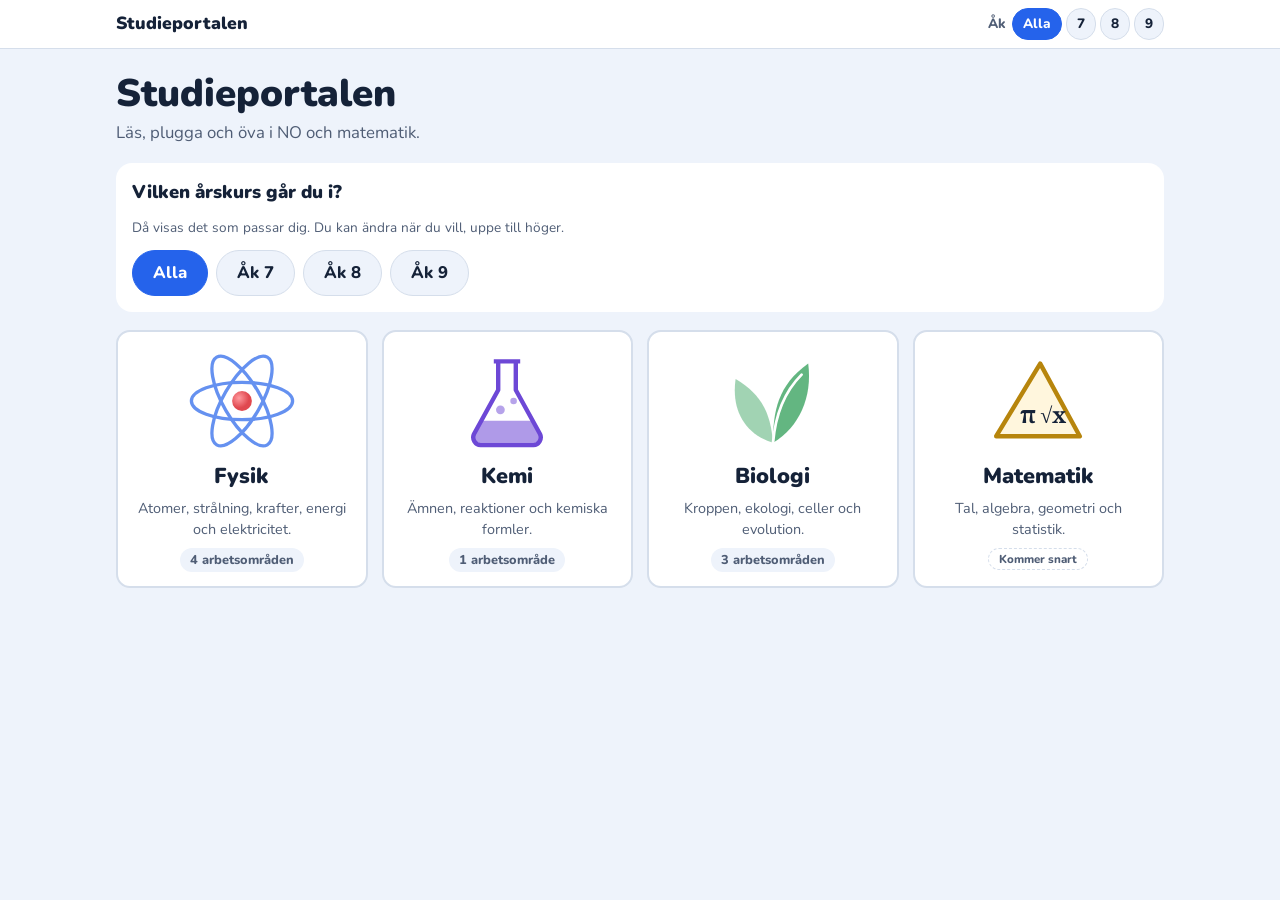
<file: index.html>
<!doctype html>
<html lang="sv">
<head>
<meta charset="utf-8">
<meta name="viewport" content="width=device-width,initial-scale=1,viewport-fit=cover">
<title>Studieportalen</title>
<link rel="preconnect" href="https://fonts.googleapis.com">
<link rel="stylesheet" href="https://fonts.googleapis.com/css2?family=Nunito:wght@500;700;800;900&family=Noto+Serif:wght@700&display=swap">
<link rel="stylesheet" href="motor/ova.css?v=2026-11-25a">
<link rel="stylesheet" href="motor/portal.css?v=2026-11-25a">
</head>
<body>
<header id="topp" class="topp"></header>
<main id="vy" class="wrap"><p class="laddar">Laddar …</p></main>

<dialog id="infoDlg" aria-labelledby="dlgTitle">
  <div class="dlg-head"><span class="ic" aria-hidden="true">i</span><div><h2 id="dlgTitle"></h2><p id="dlgLead"></p></div>
    <button type="button" class="x" id="dlgClose" aria-label="Stäng">×</button></div>
  <div class="dlg-body" id="dlgBody"></div>
  <div class="dlg-foot"><button type="button" class="sec" id="dlgClose2">Stäng</button><a class="sec" id="dlgRead" href="#">Läs hela texten</a><button type="button" class="pri" id="dlgPractice">Öva på det här kapitlet</button></div>
</dialog>

<script src="motor/typer.js?v=2026-11-25a"></script>
<script src="motor/ritningar-bas.js?v=2026-11-25a"></script>
<script src="motor/ritningar.js?v=2026-11-25a"></script>
<script src="motor/md.js?v=2026-11-25a"></script>
<script src="motor/data.js?v=2026-11-25a"></script>
<script src="konfig/amnen.js?v=2026-11-25a"></script>
<script src="konfig/elevnivaer.js?v=2026-11-25a"></script>
<script src="motor/ova.js?v=2026-11-25a"></script>
<script src="motor/portal.js?v=2026-11-25a"></script>
<script src="motor/plan.js?v=2026-11-25a"></script>
<script src="motor/quiz.js?v=2026-11-25a"></script>
<script>startaPortal();</script>
</body>
</html>
</file>
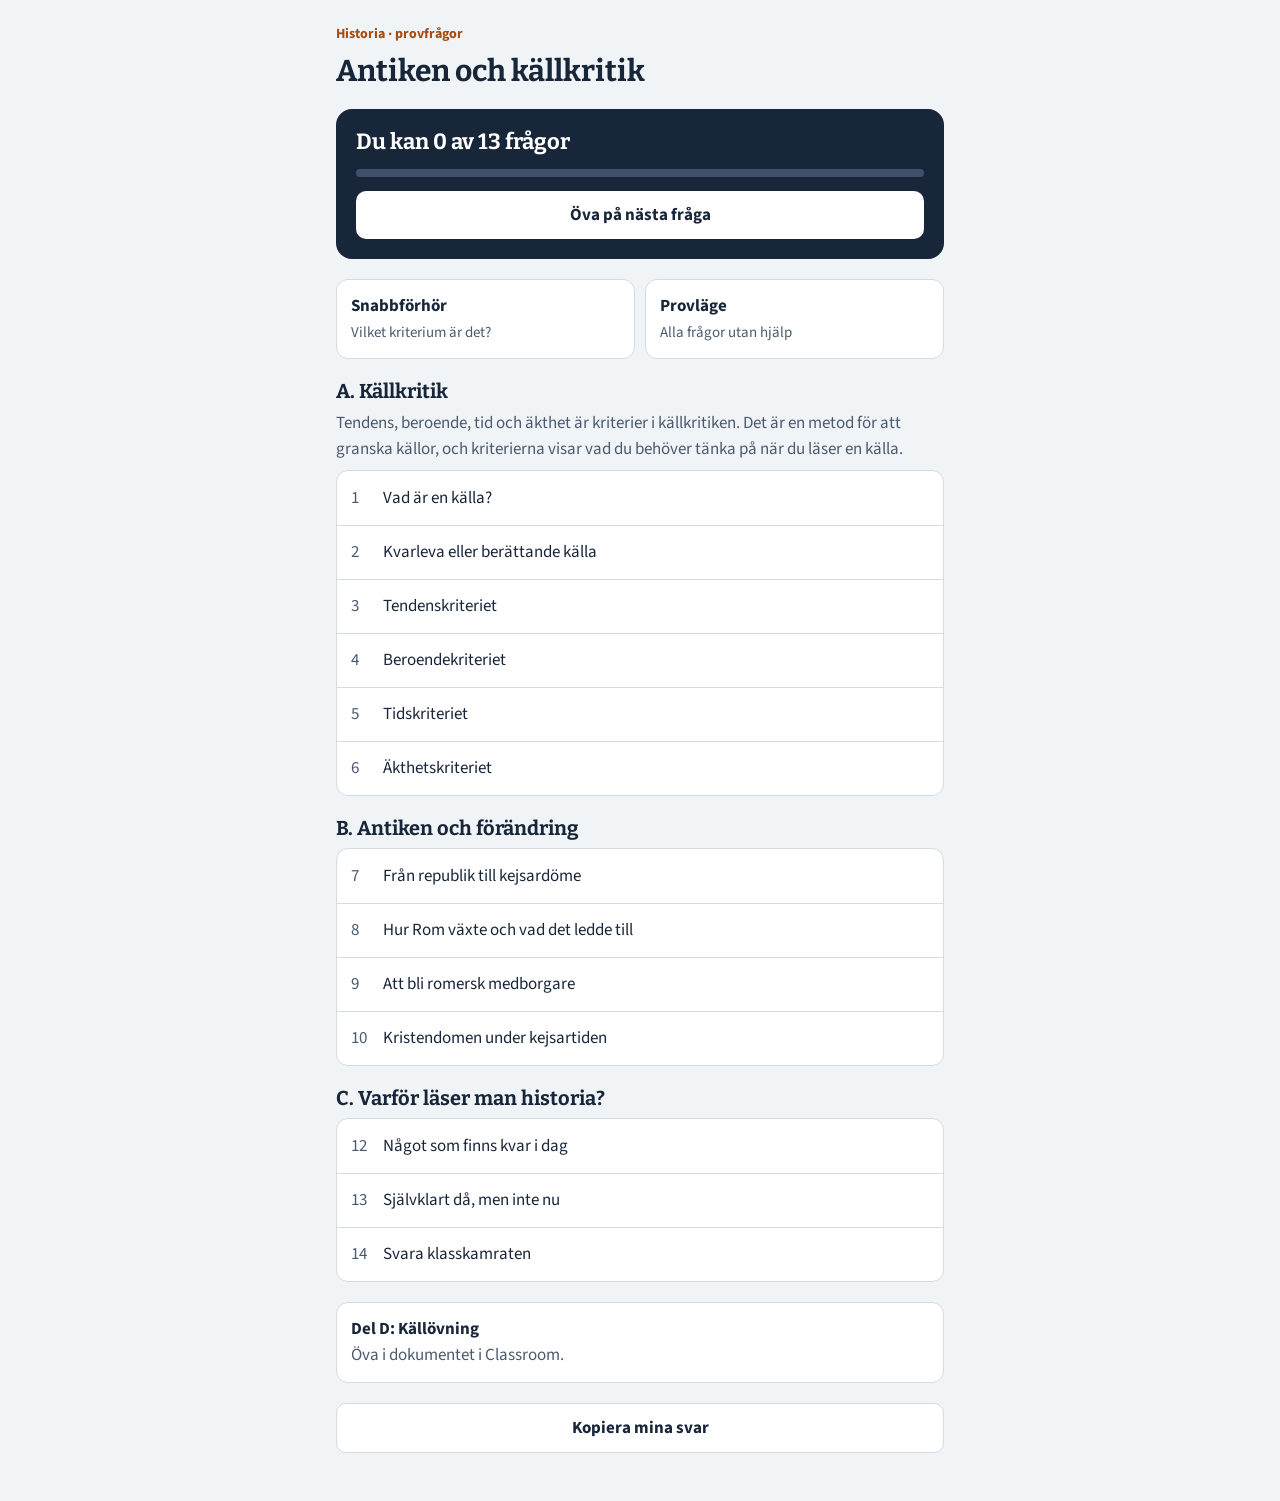
<file: plugg/antiken/index.html>
<!doctype html>
<html lang="sv">
<head>
<meta charset="utf-8">
<meta name="viewport" content="width=device-width, initial-scale=1, viewport-fit=cover">
<title>Antiken och källkritik</title>
<link rel="stylesheet" href="https://fonts.googleapis.com/css2?family=Bitter:wght@600;700&family=Source+Sans+3:wght@400;600;700&display=swap">
<style>
/* Layout: en smal mobilkolumn där varje vy har ett enda nästa steg. */
:root {
  --bg: #F1F4F7; --surface: #FFFFFF; --fg: #18263A; --muted: #4B5A6E; --line: #D5DBE3;
  --blue: #1F5FA8; --blue-soft: #E4EEF8; --on-blue: #FFFFFF;
  --orange: #A84A0C; --orange-soft: #FBEDE2; --panel: #18263A; --on-panel: #FFFFFF; --track: #40506A; --meter: #F2A25C;
  --display: Bitter, Georgia, serif; --body: "Source Sans 3", "Segoe UI", system-ui, sans-serif;
}
@media (prefers-color-scheme: dark) { :root:not([data-theme="light"]) {
  --bg: #111A26; --surface: #1B2736; --fg: #EAF0F6; --muted: #AEBBCB; --line: #34445A;
  --blue: #8FBDF0; --blue-soft: #203A58; --on-blue: #0E1A28;
  --orange: #F2A25C; --orange-soft: #43301F; --panel: #243449; --on-panel: #FFFFFF; --track: #4B5D76; --meter: #F2A25C; color-scheme: dark;
} }
:root[data-theme="dark"] {
  --bg: #111A26; --surface: #1B2736; --fg: #EAF0F6; --muted: #AEBBCB; --line: #34445A;
  --blue: #8FBDF0; --blue-soft: #203A58; --on-blue: #0E1A28;
  --orange: #F2A25C; --orange-soft: #43301F; --panel: #243449; --on-panel: #FFFFFF; --track: #4B5D76; --meter: #F2A25C; color-scheme: dark;
}
* { box-sizing: border-box; }
body { margin: 0; background: var(--bg); color: var(--fg); font: 400 17px/1.5 var(--body); }
#app { max-width: 640px; margin: 0 auto; padding-block: 24px 48px; padding-left: max(16px, env(safe-area-inset-left, 0px)); padding-right: max(16px, env(safe-area-inset-right, 0px)); display: flex; flex-direction: column; gap: 20px; }
h1, h2 { font-family: var(--display); margin: 0; text-wrap: balance; line-height: 1.2; }
h1 { font-size: 30px; } h2 { font-size: 20px; }
p { margin: 0; }
.eyebrow { font-size: 14px; font-weight: 700; color: var(--orange); }
.stack { display: flex; flex-direction: column; gap: 8px; min-width: 0; }
.muted { color: var(--muted); }
button { font: inherit; color: inherit; cursor: pointer; }
button:focus-visible, textarea:focus-visible, summary:focus-visible { outline: 3px solid var(--blue); outline-offset: 2px; }
.primary, .secondary { min-height: 50px; padding: 10px 16px; border-radius: 10px; font-weight: 700; width: 100%; }
.primary { background: var(--blue); color: var(--on-blue); border: 0; }
.secondary { background: var(--surface); border: 1px solid var(--line); }
.back { align-self: flex-start; min-height: 44px; background: none; border: 0; padding: 0; color: var(--blue); font-weight: 700; }
.top { display: flex; justify-content: space-between; align-items: center; gap: 12px; }
.hero { background: var(--panel); color: var(--on-panel); border-radius: 16px; padding: 20px; display: flex; flex-direction: column; gap: 14px; }
.hero h2 { font-size: 22px; }
.meter { height: 8px; border-radius: 4px; background: var(--track); overflow: hidden; }
.meter span { display: block; height: 100%; background: var(--meter); }
.hero button { min-height: 48px; border: 0; border-radius: 10px; background: #FFFFFF; color: #18263A; font-weight: 700; }
.modes { display: grid; grid-template-columns: repeat(2, minmax(0, 1fr)); gap: 10px; }
.mode { text-align: left; padding: 14px; background: var(--surface); border: 1px solid var(--line); border-radius: 12px; display: flex; flex-direction: column; gap: 2px; }
.mode b { font-size: 17px; } .mode span { font-size: 15px; color: var(--muted); }
.list { background: var(--surface); border: 1px solid var(--line); border-radius: 12px; overflow: hidden; }
.row { width: 100%; min-height: 54px; padding: 8px 14px; background: none; border: 0; border-top: 1px solid var(--line); display: flex; align-items: center; gap: 10px; text-align: left; }
.row:first-child { border-top: 0; }
.row .n { width: 22px; color: var(--muted); font-variant-numeric: tabular-nums; flex-shrink: 0; }
.row .t { flex: 1; min-width: 0; }
.tag { font-size: 14px; font-weight: 700; flex-shrink: 0; }
.tag.Kan { color: var(--blue); } .tag.Nästan { color: var(--orange); } .tag.Öva { color: var(--muted); }
.hint { background: var(--blue-soft); border-radius: 12px; padding: 14px; }
.hint ul { margin: 6px 0 0; padding-left: 20px; }
label { font-weight: 700; }
textarea { width: 100%; min-height: 160px; border: 1px solid var(--muted); border-radius: 12px; padding: 14px; background: var(--surface); color: var(--fg); font: 400 17px/1.5 var(--body); resize: vertical; }
.check { width: 100%; padding: 12px 14px; display: flex; gap: 12px; align-items: flex-start; text-align: left; background: var(--surface); border: 1px solid var(--line); border-radius: 10px; }
.check.on { background: var(--blue-soft); border-color: var(--blue); }
.box { width: 24px; height: 24px; flex-shrink: 0; border: 2px solid var(--blue); border-radius: 6px; display: flex; align-items: center; justify-content: center; font-weight: 700; color: var(--on-blue); line-height: 1; margin-top: 1px; }
.check.on .box { background: var(--blue); }
mark { background: var(--orange-soft); color: var(--fg); padding: 0 3px; border-radius: 3px; }
.check small { display: table; margin-bottom: 5px; padding: 2px 8px; border-radius: 6px; font-size: 14px; font-weight: 700; color: var(--orange); background: var(--orange-soft); }
.tip { background: var(--orange-soft); border-radius: 12px; padding: 14px; }
details { background: var(--surface); border: 1px solid var(--line); border-radius: 12px; padding: 12px 14px; }
summary { font-weight: 700; min-height: 28px; cursor: pointer; }
details p { margin-top: 8px; white-space: pre-wrap; overflow-wrap: anywhere; }
.rate { display: grid; grid-template-columns: repeat(3, minmax(0, 1fr)); gap: 8px; }
.rate button { min-height: 50px; border-radius: 10px; font-weight: 700; background: var(--surface); border: 1px solid var(--muted); }
.rate button.on { background: var(--blue); color: var(--on-blue); border-color: var(--blue); }
.opt { width: 100%; min-height: 54px; padding: 10px 16px; display: flex; justify-content: space-between; align-items: center; gap: 12px; font-weight: 600; background: var(--surface); border: 2px solid var(--line); border-radius: 10px; }
.opt.right { background: var(--blue-soft); border-color: var(--blue); }
.opt.wrong { background: var(--orange-soft); border-color: var(--orange); }
.note { background: var(--surface); border: 1px solid var(--line); border-radius: 12px; padding: 14px; }
.stats { display: grid; grid-template-columns: repeat(3, minmax(0, 1fr)); gap: 8px; }
.stats div { background: var(--surface); border: 1px solid var(--line); border-radius: 12px; padding: 12px; }
.stats b { display: block; font: 700 28px/1.1 var(--display); }
.copybox { width: 100%; min-height: 200px; }
</style>
</head>
<body>

<div id="app"></div>

<script>
// Lägg hennes nya svar i fältet "now" när de är klara. Då visas de i stället för "first".
var QUESTIONS = [
  { n: 1, part: "A", short: "Vad är en källa?", q: "Vad är en källa? Ge två exempel på källor till antiken.",
    first: "En källa är allt som kan ge oss kunskap om det förflut. på källor från antiken är kvarlevor och berättelser men så klart är det inte så att man kan lita på allt man ser eftersom att till exempel berättelser kan göras om med tiden och även vara falska från början.",
    now: "En källa är allt som kan ge oss kunskap om det förflutna. Källor från antiken är kvarlevor och berättelser, men så klart är det inte så att man kan lita på allt man ser eftersom att de kan vara förfalskade. Två exempel på källor från antiken är kvarlevor, till exempel gamla byggnader och föremål, och berättelser som människor har skrivit. Även fast de kan vara en bra källa så kan de vara så att den görs om med tiden eller redan från början vara en falsk källa.", tip: "Bra att du har med att källor kan ändras och vara falska. Gör exemplen konkreta genom att nämna en viss byggnad och en viss text.",
    parts: [
      ["Säg vad det är", "En källa är allt som kan ge oss kunskap om det förflutna."],
      ["Två konkreta exempel", "Två exempel på källor från antiken är kvarlevor, till exempel gamla byggnader{+ som husen i Pompeji+} och föremål, och berättelser som människor har skrivit{+, som Caesars bok om sina krig+}."],
      ["Förklara varför källor spelar roll", "{+Källor spelar roll eftersom det är genom dem vi kan få veta hur livet har varit och få en bild av händelser som vi inte själva var med om.+}"],
      ["Säg att källan måste värderas", "Även fast de kan vara en bra källa kan de göras om med tiden eller redan från början vara falska. {+Därför behöver man värdera hur mycket man kan lita på källan.+}"]
    ] },
  { n: 2, part: "A", short: "Kvarleva eller berättande källa", q: "Vad är skillnaden mellan en kvarleva och en berättande källa?",
    first: "Skillnaden mellan berättelser och kvarlevor är att kvarlevor är något det har gjort och inte vill berätta något för oss om det. medans berättelser är att de vill berätta för oss om vad de har gjort och hur bra saker har varit.",
    now: "Skillnaden mellan berättande källor och kvarlevor är att kvarlevor är något de har gjort och inte vill berätta något för oss om det. Medan berättande källor är att de vill berätta för oss om vad de har gjort och hur bra saker har varit. Kvarlevor är till exempel ett mynt, ett vapen eller en byggnad och berättande källor är till exempel en text eller berättelse om vad som har hänt. De försöker beskriva historien.", tip: "Bra exempel. Skriv människor i stället för de, så att det blir tydligt vem du menar.",
    parts: [
      ["Förklara kvarlevan", "Kvarlevor är något {+människor+} har gjort och inte vill berätta något för oss om, till exempel ett mynt, ett vapen eller en byggnad."],
      ["Förklara berättande källa", "Berättande källor är att de vill berätta för oss om vad de har gjort och hur bra saker har varit, till exempel en text eller berättelse om vad som har hänt. De försöker beskriva historien."],
      ["Visa vad skillnaden betyder", "{+Berättande källor kan därför vara vinklade, medan kvarlevor inte är gjorda för att berätta för oss.+}"]
    ] },
  { n: 3, part: "A", short: "Tendenskriteriet", q: "Vad innebär tendenskriteriet?",
    first: "Alla källor har en avsikt. En kejsare vill framstå som stark, en senat vill kritisera kejsarmakten. Tendens betyder inte lögn, men du måste räkna med dem.",
    now: "Tendenskriteriet handlar om att undersöka om en källa är vinklad eller om personen bakom källan försöker påverka hur vi ska uppfatta källan. Till exempel ville en kejsare i Rom framstå som stark och mäktig. Därför måste man tänka på att allt som står i en källa inte behöver vara helt objektivt.", tip: "Starkt svar. Lägg till att tendens inte är samma sak som lögn.",
    parts: [
      ["Säg vad det är", "Tendenskriteriet handlar om att undersöka om en källa är vinklad eller om personen bakom källan försöker påverka hur vi ska uppfatta källan."],
      ["Ge exempel", "Till exempel ville en kejsare i Rom framstå som stark och mäktig."],
      ["Förklara vad det betyder", "{+Tendens betyder inte lögn, men avsändaren kan välja att bara berätta det som passar.+} Därför måste man tänka på att allt som står i en källa inte behöver vara helt objektivt."]
    ] },
  { n: 4, part: "A", short: "Beroendekriteriet", q: "Vad innebär beroendekriteriet?",
    first: "Två källor som säger samma sak är bara starka om de är oberoende av varandra. Har den ena skrivit av den andra är det egentligen en enda källa. inte två",
    now: "Beroendekriteriet handlar om att undersöka om olika källor är oberoende av varandra. Om två personer skriver samma sak kan det verka som att informationen är trovärdig, men om den ena bara har kopierat den andra räknas det egentligen som en enda källa. Därför är det viktigt att källorna bygger på olika uppgifter.", tip: "Bra svar. Lägg till vad en förstahandskälla och en andrahandskälla är.",
    parts: [
      ["Säg vad det är", "Beroendekriteriet handlar om att undersöka om olika källor är oberoende av varandra. {+När du läser en källa frågar du dig om den är en förstahandskälla eller om den återberättar vad någon annan har sagt eller skrivit.+}"],
      ["Förklara första- och andrahandskälla", "{+En förstahandskälla är ett originaldokument eller den första berättelsen om en händelse, och den är ofta oberoende av andra källor. En andra- eller tredjehandskälla återberättar vad någon annan har sagt eller skrivit, så den är beroende.+}"],
      ["Ge exempel", "Om två personer skriver samma sak kan det verka som att informationen är trovärdig, men om den ena bara har kopierat den andra räknas det egentligen som en enda källa."],
      ["Förklara varför det spelar roll", "Därför är det viktigt att källorna bygger på olika uppgifter. {+Om två oberoende källor säger samma sak stärker det trovärdigheten.+}"]
    ] },
  { n: 5, part: "A", short: "Tidskriteriet", q: "Vad innebär tidskriteriet?",
    first: "Ju närmare i tid, desto bättre minne. Plutarchos skrev om caesar mer än hundra år efteråt. Han kunde alltså inte minnas något själv utan byggde på andras texter",
    now: "Tidskriteriet handlar om hur lång tid det har gått mellan en händelse och när källan skrevs. Ju närmare händelsen källan är skriven, desto mer trovärdig kan den vara eftersom informationen inte har hunnit glömmas eller förändras lika mycket.", tip: "Bra förklaring. Ta också med ett exempel, som Plutarchos.",
    parts: [
      ["Säg vad det är", "Tidskriteriet handlar om hur lång tid det har gått mellan en händelse och när källan skrevs. Ju närmare händelsen källan är skriven, desto mer trovärdig kan den vara eftersom informationen inte har hunnit glömmas eller förändras lika mycket."],
      ["Ge exempel", "{+Plutarchos skrev om Caesar mer än hundra år efteråt. Han kunde alltså inte minnas något själv utan byggde på andras texter.+}"],
      ["Förklara vad det betyder", "{+En senare källa behöver inte ha fel, men du behöver vara mer försiktig med den.+}"]
    ] },
  { n: 6, part: "A", short: "Äkthetskriteriet", q: "Vad betyder äkthetskriteriet?",
    first: "Är den äkta eller förfalskad? Är texten verkligen skriven av den som står som författare? Under medeltiden tillverkades till exempel falska romerska dokument för att styrka rättigheter.",
    now: "Äkthetskriteriet handlar om att undersöka om en källa verkligen är äkta eller om den har blivit förfalskad. Man behöver till exempel kontrollera om en text verkligen är skriven av personen som står som författare. Under historien har det förekommit falska dokument som människor har skapat för att få andra att tro på något som egentligen inte stämmer.", tip: "Bra svar. Gör exemplet konkret, som de falska romerska dokumenten från medeltiden.",
    parts: [
      ["Säg vad det är", "Äkthetskriteriet handlar om att undersöka om en källa verkligen är äkta eller om den har blivit förfalskad."],
      ["Visa vad man frågar", "Man behöver till exempel kontrollera om en text verkligen är skriven av personen som står som författare."],
      ["Ge exempel", "Under historien har det förekommit falska dokument som människor har skapat för att få andra att tro på något som egentligen inte stämmer. {+Under medeltiden tillverkades till exempel falska romerska dokument för att styrka rättigheter.+}"]
    ] },
  { n: 7, part: "B", short: "Från republik till kejsardöme", q: "Vad förändrades när republiken blev ett kejsardöme?",
    first: "republiken: senaten valda ämbetsmän bestämde i ett år i taget, två konsuler samtidigt och staten utsåg befälen.\nKejsartiden: kejsaren bestämde på livstid helt ensam. Kejsaren bestämde allt som hände inom landet helt själv, även armen.",
    now: "", tip: "Skriv hela meningar. Senaten och ämbetsmännen är olika saker, och kejsaren styrde inte helt ensam.",
    parts: [
      ["Beskriv hur det var först", "I republiken {+var makten uppdelad. Senaten hade stort inflytande, och+} valda ämbetsmän bestämde ett år i taget. Det fanns två konsuler samtidigt{+, så att ingen ensam skulle få för mycket makt+}, och staten utsåg befälen."],
      ["Förklara hur det ändrades", "{+Efter inbördeskrig, där generaler med lojala arméer stred om makten, blev Augustus Roms förste kejsare år 27 f.Kr.+}"],
      ["Beskriv hur det blev", "Under kejsartiden bestämde kejsaren på livstid, även över armén. {+Senaten och ämbetena fanns kvar, men de hade mycket mindre makt.+}"],
      ["Säg vad som förändrades", "{+Den stora förändringen är att makten gick från flera personer som turades om till en person som styrde på livstid. Efter inbördeskrigen blev det mer fred och stabilitet i riket, men medborgarna fick mindre politiskt inflytande.+}"]
    ] },
  { n: 8, part: "B", short: "Hur Rom växte och vad det ledde till", q: "Rom växte från en stad till ett stort rike. Hur gick det till och vad gav det för konsekvenser?",
    first: "armerna blev lojala till sin general och inte mot staten eftersom att de var borta i åratal",
    now: "Rom växte genom att erövra nya områden med hjälp av sin stora och starka armé. När romarna vann krig fick de kontroll över mer mark och fler människor. En konsekvens var att arméerna blev mer lojala mot sina generaler än mot staten, eftersom soldaterna var ute i krig under långa perioder. Det gjorde att vissa generaler fick väldigt mycket makt och att det blev konflikter om vem som skulle styra Rom.", tip: "Nu svarar du på båda delarna. Lägg till fler konsekvenser, som rikedomar och vägar.",
    parts: [
      ["Hur det gick till", "Rom växte genom att erövra nya områden med hjälp av sin stora och starka armé. När romarna vann krig fick de kontroll över mer mark och fler människor. {+Först erövrades Italien, sedan besegrades Karthago och till slut styrde Rom områdena runt Medelhavet.+}"],
      ["Konsekvens: rikedom", "{+Rikedomar, skatter och slavar togs från de erövrade områdena till Rom. Den rika eliten i Rom blev ännu rikare, medan många i de erövrade områdena blev lidande. Även många småbönder i Italien fick det svårare, eftersom de var borta i krig och stora gods drevs med slavar.+}"],
      ["Konsekvens: vägar", "{+Romarna byggde ut vägarna för att armén snabbare skulle kunna ta sig fram och riket bli lättare att styra. Vägarna gjorde också att handel och nyheter lättare kunde spridas.+}"],
      ["Konsekvens: armén", "En konsekvens var att arméerna blev mer lojala mot sina generaler än mot staten, eftersom soldaterna var ute i krig under långa perioder."],
      ["Vad det ledde till", "Det gjorde att vissa generaler fick väldigt mycket makt och att det blev konflikter om vem som skulle styra Rom. {+Det ledde till inbördeskrig som försvagade republiken.+}"]
    ] },
  { n: 9, part: "B", short: "Att bli romersk medborgare", q: "Vad betydde det för en vanlig person att bli romersk medborgare?",
    first: "", now: "Att bli romersk medborgare betydde att man fick fler rättigheter och ett starkare skydd enligt romersk lag. Man kunde till exempel få rätt att gifta sig enligt romersk lag, äga egendom och i vissa fall rösta. Det var en stor fördel eftersom man blev en del av det romerska samhället och fick en tydligare ställning.", tip: "Bra grund. Skriv att det var män som kunde rösta, och lägg till vad som hände år 212.",
    parts: [
      ["Säg vad det betydde", "Att bli romersk medborgare betydde att man fick fler rättigheter och ett starkare skydd enligt romersk lag."],
      ["Ge exempel: skydd", "{+En medborgare kunde överklaga vissa domar och slapp oftast de hårdaste straffen, som korsfästelse.+}"],
      ["Ge exempel: vardagen", "Man kunde till exempel få rätt att gifta sig enligt romersk lag och äga egendom, och {+män kunde+} i vissa fall rösta. {+Kvinnor kunde vara medborgare, men de fick inte rösta.+} Det var en stor fördel eftersom man blev en del av det romerska samhället och fick en tydligare ställning."],
      ["Förklara hur man blev medborgare", "{+Man kunde födas som medborgare, men en soldat från provinserna kunde också bli medborgare efter sin tjänst. Även slavar som frigavs av romerska medborgare kunde bli det.+}"],
      ["Visa förändringen", "{+År 212 blev nästan alla fria invånare i riket medborgare. Då omfattade medborgarskapet mycket fler, men det blev också mindre speciellt.+}"]
    ] },
  { n: 10, part: "B", short: "Kristendomen under kejsartiden", q: "Vad hände med kristendomen under kejsartiden?",
    first: "under kejsartiden gick de först från att de är fri tro förda kristna och sen att de blev till en statsreligion.",
    now: "Under kejsartiden förändrades kristendomens ställning väldigt mycket. I början blev kristna ibland förföljda eftersom de hade en annan tro än den romerska religionen. Senare blev kristendomen tillåten och fick allt större betydelse. Till slut blev den Romarrikets statsreligion, vilket gjorde att kristendomen fick en mycket starkare position i samhället.", tip: "Bra steg. Lägg till årtalen och varför Konstantin stödde kristendomen.",
    parts: [
      ["Först", "Under kejsartiden förändrades kristendomens ställning väldigt mycket. I början blev kristna ibland förföljda eftersom de hade en annan tro än den romerska religionen{+ och vägrade offra till gudarna och kejsaren+}."],
      ["Sedan", "Senare blev kristendomen tillåten och fick allt större betydelse. {+År 313 fick de kristna fri tro under kejsar Konstantin.+}"],
      ["Förklara varför Konstantin satsade på kristendomen", "{+Kyrkan hade vuxit sig så stor att det inte längre var någon idé att förtrycka den. Konstantin såg att han kunde ha nytta av den för att ena riket. Det är svårt att veta hur mycket han själv trodde, men han döptes först på sin dödsbädd.+}"],
      ["Till sist", "Till slut{+, år 380,+} blev den Romarrikets statsreligion{+ under kejsar Theodosius+}, vilket gjorde att kristendomen fick en mycket starkare position i samhället."]
    ] },
  { n: 12, part: "C", short: "Något som finns kvar i dag", q: "Välj en sak från antiken som finns kvar i dagens samhälle. Förklara kopplingen.",
    first: "caesars egna text caesar skrev en bok om sina krig även när krigen pågick runt år 52 f.Kr. caesar skrev caesar istället för jag gjorde. kopplingen är att de sägs vara en text som caesar har skrivit.",
    now: "En sak från antiken som fortfarande finns kvar idag är hur vi kan använda gamla texter för att förstå historien. Ett exempel är Julius Caesars texter om sina krig, som han skrev under tiden som krigen pågick omkring år 52 f.Kr. Han skrev ofta om sig själv i tredje person och använde sitt eget namn istället för att skriva jag. Det är intressant eftersom vi fortfarande använder gamla texter för att lära oss om historiska händelser.", tip: "Bra koppling. Avsluta med varför vi ändå måste granska Caesars text, så att kopplingen blir tydlig.",
    parts: [
      ["Välj en sak", "En sak från antiken som fortfarande finns kvar idag är hur vi kan använda gamla texter för att förstå historien."],
      ["Förklara hur det var då", "Ett exempel är Julius Caesars texter om sina krig, som han skrev under tiden som krigen pågick omkring år 52 f.Kr. Han skrev ofta om sig själv i tredje person och använde sitt eget namn istället för att skriva jag."],
      ["Förklara kopplingen", "Det är intressant eftersom vi fortfarande använder gamla texter för att lära oss om historiska händelser. {+Vi behöver också granska dem, eftersom Caesar skrev om sig själv och ville ge en viss bild.+}"]
    ] },
  { n: 13, part: "C", short: "Självklart då, men inte nu", q: "Ge ett exempel på något som var självklart i antiken men inte idag.",
    first: "en självklarhet är att kvinnor inte fick rösta utan de var bara männen.",
    now: "Ett exempel är att kvinnor inte hade samma rättigheter som män. I det antika Rom fick kvinnor inte rösta eller vara med och bestämma politiskt på samma sätt som männen. Idag har kvinnor och män samma grundläggande politiska rättigheter i Sverige och båda får rösta och påverka samhället. Det visar hur mycket samhället har förändrats genom historien.", tip: "Bra svar. Kvinnor fick inte rösta alls i Rom, så du kan stryka på samma sätt som männen.",
    parts: [
      ["Hur det var då", "Ett exempel är att kvinnor inte hade samma rättigheter som män. I det antika Rom fick kvinnor inte rösta eller {+ha politiska ämbeten+}."],
      ["Hur det är i dag", "Idag har kvinnor och män samma grundläggande politiska rättigheter i Sverige och båda får rösta och påverka samhället."],
      ["Vad det visar", "Det visar hur mycket samhället har förändrats genom historien."]
    ] },
  { n: 14, part: "C", short: "Svara klasskamraten", q: "En klasskamrat säger: varför ska vi läsa om saker som hände för tvåtusen år sedan? Skriv ett svar och använd minst ett exempel från antiken.",
    first: "Eftersom att saken som har hänt innan som till exempel republiken att folket fick bestämma mer i landet och att det inte bara var en person som bestämde. man fick rösta om olika saker i landet och de gjorde folket väldigt glada.",
    now: "Till exempel kan vi lära oss mycket av hur Rom styrdes under republiken, när makten var uppdelad mellan olika personer och senaten. Senare samlades mer makt hos kejsaren, vilket visar hur viktigt det är att förstå vem som har makten i ett samhälle. Genom att läsa om historien kan vi också lära oss av gamla misstag och förstå varför demokrati och människors rättigheter är viktiga idag.", tip: "Bra exempel. Börja med att svara direkt på varför man ska läsa historia.",
    parts: [
      ["Svara på frågan", "{+Vi läser om det här eftersom det kan lära oss något om hur samhällen fungerar i dag.+}"],
      ["Ge exempel från antiken", "Till exempel kan vi lära oss mycket av hur Rom styrdes under republiken, när makten var uppdelad mellan olika personer och senaten. Senare samlades mer makt hos kejsaren."],
      ["Förklara vad vi lär oss", "Det visar hur viktigt det är att förstå vem som har makten i ett samhälle."],
      ["Koppla till i dag", "Genom att läsa om historien kan vi också lära oss av gamla misstag och förstå varför demokrati och människors rättigheter är viktiga i dag."]
    ] }
];
var PARTS = { A: "A. Källkritik", B: "B. Antiken och förändring", C: "C. Varför läser man historia?" };
var QUIZ = [
  { t: "Plutarchos skrev om Caesar mer än hundra år efteråt.", a: "Tid", w: "Lång tid mellan händelsen och källan ger större risk för fel." },
  { t: "En kejsare låter skriva om sina stora segrar.", a: "Tendens", w: "Kejsaren vill framstå som stark, så bilden kan vara vinklad." },
  { t: "Två texter säger samma sak, men den ena är avskriven från den andra.", a: "Beroende", w: "Då räknas de egentligen som en enda källa." },
  { t: "Ett dokument från medeltiden utger sig för att vara romerskt.", a: "Äkthet", w: "Dokumentet är inte det det utger sig för att vara." },
  { t: "Caesar skriver om sina egna krig och beskriver sig själv på ett positivt sätt.", a: "Tendens", w: "Caesar har en avsikt med hur han vill framstå." },
  { t: "En författare skriver om en händelse flera hundra år senare och bygger på andras texter.", a: "Tid", w: "Författaren kan inte minnas händelsen själv." }
];
var CRITERIA = ["Tendens", "Beroende", "Tid", "Äkthet"];
var KEY = "antiken-plugg-v1";
var saved = { answers: {}, ratings: {}, checks: {} };
try { var raw = localStorage.getItem(KEY); if (raw) saved = Object.assign(saved, JSON.parse(raw)); } catch (e) {}
function save() { try { localStorage.setItem(KEY, JSON.stringify(saved)); } catch (e) {} }

var view = { name: "start" };
var app = document.getElementById("app");
function esc(s) { return String(s).replace(/[&<>"']/g, function (c) { return { "&": "&amp;", "<": "&lt;", ">": "&gt;", '"': "&quot;", "'": "&#39;" }[c]; }); }
function fmt(s) { return esc(s).replace(/\{\+(.*?)\+\}/g, '<mark>$1</mark>'); }
function byN(n) { return QUESTIONS.filter(function (x) { return x.n === n; })[0]; }
function nextToPractise(after) {
  var open = QUESTIONS.filter(function (x) { return saved.ratings[x.n] !== "Kan"; });
  if (!open.length) return null;
  var later = open.filter(function (x) { return x.n > after; });
  return (later[0] || open[0]).n;
}
function knownCount() { return QUESTIONS.filter(function (x) { return saved.ratings[x.n] === "Kan"; }).length; }

function renderStart() {
  var k = knownCount(), total = QUESTIONS.length, next = nextToPractise(0);
  var html = '<div class="stack"><div class="eyebrow">Historia · provfrågor</div><h1>Antiken och källkritik</h1></div>';
  html += '<div class="hero"><h2>Du kan ' + k + ' av ' + total + ' frågor</h2><div class="meter"><span style="width:' + Math.round(k / total * 100) + '%"></span></div>' +
    (next ? '<button data-open="' + next + '">Öva på nästa fråga</button>' : '<button data-mode="prov">Testa dig i provläge</button>') + '</div>';
  html += '<div class="modes"><button class="mode" data-mode="quiz"><b>Snabbförhör</b><span>Vilket kriterium är det?</span></button><button class="mode" data-mode="prov"><b>Provläge</b><span>Alla frågor utan hjälp</span></button></div>';
  Object.keys(PARTS).forEach(function (p) {
    html += '<section class="stack"><h2>' + PARTS[p] + '</h2>' + (p === 'A' ? '<p class="muted">Tendens, beroende, tid och äkthet är kriterier i källkritiken. Det är en metod för att granska källor, och kriterierna visar vad du behöver tänka på när du läser en källa.</p>' : '') + '<div class="list">';
    QUESTIONS.filter(function (x) { return x.part === p; }).forEach(function (x) {
      var r = saved.ratings[x.n];
      html += '<button class="row" data-open="' + x.n + '"><span class="n">' + x.n + '</span><span class="t">' + esc(x.short) + '</span>' + (r ? '<span class="tag ' + r.split(" ")[0] + '">' + esc(r) + '</span>' : '') + '</button>';
    });
    html += '</div></section>';
  });
  html += '<div class="note"><b>Del D: Källövning</b><p class="muted">Öva i dokumentet i Classroom.</p></div>';
  html += '<button class="secondary" data-action="copyview">Kopiera mina svar</button>';
  app.innerHTML = html;
}

function renderQuestion() {
  var x = byN(view.n), prov = !!view.prov, shown = !!view.shown;
  var position = prov ? (view.i + 1) + ' av ' + view.order.length : 'Fråga ' + x.n;
  var html = '<div class="top"><button class="back" data-action="home">Alla frågor</button><span class="muted">' + position + '</span></div>';
  html += '<div class="stack"><div class="eyebrow">' + PARTS[x.part] + '</div><h1>' + esc(x.q) + '</h1></div>';
  if (!prov) {
    html += '<div class="hint"><b>Skriv hela tanken. Har du med:</b><ul>' + x.parts.map(function (p) { return '<li>' + esc(p[0]) + '?</li>'; }).join('') + '</ul></div>';
  }
  html += '<div class="stack"><label for="answer-' + x.n + '">Ditt svar</label><textarea id="answer-' + x.n + '" data-answer="' + x.n + '">' + esc(saved.answers[x.n] || '') + '</textarea></div>';
  if (!shown) {
    html += '<button class="primary" data-action="compare">Jämför mitt svar</button>';
  } else {
    var checks = saved.checks[x.n] || {};
    html += '<section class="stack"><h2>Exempelsvar</h2><p class="muted">Rubrikerna visar svarets delar. Svaret bygger på det du har skrivit, och <mark>markerad text</mark> är tillägg. Bocka för det du fick med.</p>' + x.parts.map(function (p, i) {
      var on = !!checks[i];
      return '<button class="check' + (on ? ' on' : '') + '" data-check="' + i + '" aria-pressed="' + on + '"><span class="box" aria-hidden="true">' + (on ? '✓' : '') + '</span><span><small>' + esc(p[0]) + '</small>' + fmt(p[1]) + '</span></button>';
    }).join('') + '</section>';
    var mine = x.now || x.first;
    html += '<div class="tip"><b>Tänk på:</b> ' + esc(x.tip) + '</div>';
    html += '<details><summary>' + (x.now ? 'Ditt senaste svar' : 'Ditt första svar') + '</summary><p>' + (mine ? esc(mine) : 'Inget svar skrivet än.') + '</p></details>';
    html += '<section class="stack"><h2>Hur gick det?</h2><div class="rate">' + ["Öva mer", "Nästan", "Kan"].map(function (r) {
      return '<button class="' + (saved.ratings[x.n] === r ? 'on' : '') + '" data-rate="' + r + '">' + r + '</button>';
    }).join('') + '</div></section>';
    html += '<button class="primary" data-action="next">' + (prov && view.i === view.order.length - 1 ? 'Se resultat' : 'Nästa fråga') + '</button>';
  }
  app.innerHTML = html;
}

function renderQuiz() {
  var q = QUIZ[view.i];
  var html = '<div class="top"><button class="back" data-action="home">Alla frågor</button><span class="muted">' + (q ? (view.i + 1) + ' av ' + QUIZ.length : 'Klart') + '</span></div>';
  if (!q) {
    html += '<h1>' + view.score + ' av ' + QUIZ.length + ' rätt</h1><p>Förklara nu kriterierna med egna ord i provfrågorna. Det är så de kommer på provet.</p><button class="primary" data-mode="quiz">Börja om</button>';
  } else {
    var answered = view.picked != null;
    html += '<div class="eyebrow">Vilket kriterium handlar det om?</div><h1>' + esc(q.t) + '</h1><div class="stack">' + CRITERIA.map(function (c) {
      var right = answered && c === q.a, wrong = answered && c === view.picked && c !== q.a;
      return '<button class="opt' + (right ? ' right' : wrong ? ' wrong' : '') + '" data-pick="' + c + '"><span>' + c + '</span><span>' + (right ? 'Rätt' : wrong ? 'Inte den' : '') + '</span></button>';
    }).join('') + '</div>';
    if (answered) html += '<div class="note">' + esc(q.w) + '</div><button class="primary" data-action="quiznext">' + (view.i === QUIZ.length - 1 ? 'Se resultat' : 'Nästa') + '</button>';
  }
  app.innerHTML = html;
}

function renderResult() {
  var counts = { "Kan": 0, "Nästan": 0, "Öva mer": 0 };
  QUESTIONS.forEach(function (x) { var r = saved.ratings[x.n]; if (counts[r] !== undefined) counts[r]++; });
  var rest = QUESTIONS.filter(function (x) { return saved.ratings[x.n] !== "Kan"; });
  var html = '<button class="back" data-action="home">Alla frågor</button><div class="stack"><div class="eyebrow">Provläge klart</div><h1>' + (rest.length ? 'Frågor kvar att öva på: ' + rest.length : 'Du kan alla frågor') + '</h1></div>';
  html += '<div class="stats"><div><b>' + counts["Kan"] + '</b>Kan</div><div><b>' + counts["Nästan"] + '</b>Nästan</div><div><b>' + counts["Öva mer"] + '</b>Öva mer</div></div>';
  if (rest.length) {
    html += '<section class="stack"><h2>Öva på de här</h2><div class="list">' + rest.map(function (x) {
      return '<button class="row" data-open="' + x.n + '"><span class="n">' + x.n + '</span><span class="t">' + esc(x.short) + '</span></button>';
    }).join('') + '</div></section>';
  }
  app.innerHTML = html;
}

function buildExport() {
  return QUESTIONS.map(function (x) { return x.n + '. ' + x.q + '\n' + (saved.answers[x.n] || '(inget svar)'); }).join('\n\n');
}
function renderCopy() {
  app.innerHTML = '<button class="back" data-action="home">Alla frågor</button><h1>Kopiera mina svar</h1><p>Kopiera texten och klistra in den i chatten när svaren ska jämföras.</p>' +
    '<label for="copy-box">Dina svar</label><textarea class="copybox" id="copy-box" readonly>' + esc(buildExport()) + '</textarea><button class="primary" data-action="copy">Kopiera</button><p id="copy-status" class="muted" role="status"></p>';
}
function render(keepScroll) {
  if (view.name === "start") renderStart();
  else if (view.name === "question") renderQuestion();
  else if (view.name === "quiz") renderQuiz();
  else if (view.name === "result") renderResult();
  else if (view.name === "copy") renderCopy();
  if (!keepScroll) window.scrollTo(0, 0);
}

app.addEventListener("input", function (e) {
  var n = e.target.getAttribute("data-answer");
  if (n) { saved.answers[n] = e.target.value; save(); }
});
app.addEventListener("click", function (e) {
  var b = e.target.closest("button"); if (!b) return;
  var d = b.dataset;
  if (d.open) { view = { name: "question", n: +d.open }; return render(); }
  if (d.mode === "quiz") { view = { name: "quiz", i: 0, score: 0, picked: null }; return render(); }
  if (d.mode === "prov") {
    var order = QUESTIONS.map(function (x) { return x.n; });
    view = { name: "question", prov: true, order: order, i: 0, n: order[0] };
    return render();
  }
  if (d.pick && view.picked == null) {
    view.picked = d.pick; if (d.pick === QUIZ[view.i].a) view.score++;
    return render(true);
  }
  if (d.check !== undefined) {
    var c = saved.checks[view.n] || {}; c[d.check] = !c[d.check]; saved.checks[view.n] = c; save();
    return render(true);
  }
  if (d.rate) { saved.ratings[view.n] = d.rate; save(); return render(true); }
  switch (d.action) {
    case "home": view = { name: "start" }; return render();
    case "copyview": view = { name: "copy" }; return render();
    case "compare": view.shown = true; return render(true);
    case "quiznext": view.i++; view.picked = null; return render();
    case "next":
      if (view.prov) {
        if (view.i === view.order.length - 1) { view = { name: "result" }; return render(); }
        view.i++; view.n = view.order[view.i]; view.shown = false; return render();
      }
      var nx = nextToPractise(view.n);
      view = nx ? { name: "question", n: nx } : { name: "start" };
      return render();
    case "copy":
      var box = document.getElementById("copy-box"), status = document.getElementById("copy-status");
      function fallback() { box.focus(); box.select(); status.textContent = "Texten är markerad. Kopiera den med snabbmenyn eller tangentbordet."; }
      if (navigator.clipboard && navigator.clipboard.writeText) {
        navigator.clipboard.writeText(box.value).then(function () { status.textContent = "Svaren är kopierade."; }, fallback);
      } else { fallback(); }
      return;
  }
});
render();
</script>
</body>
</html>
</file>
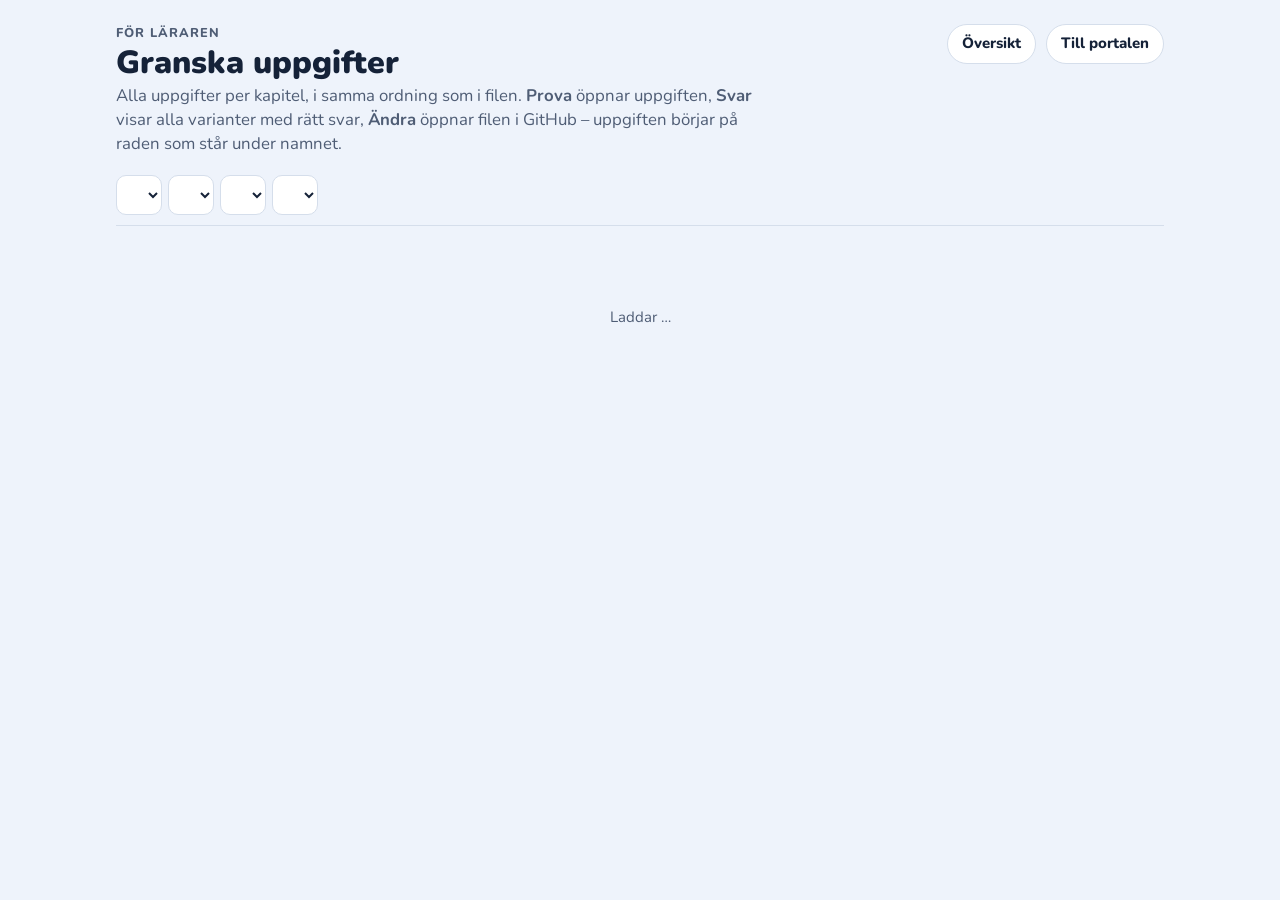
<file: granska.html>
<!doctype html>
<html lang="sv">
<head>
<meta charset="utf-8">
<meta name="viewport" content="width=device-width,initial-scale=1">
<meta name="robots" content="noindex">
<title>Granska uppgifter</title>
<link rel="stylesheet" href="https://fonts.googleapis.com/css2?family=Nunito:wght@500;700;800;900&family=Noto+Serif:wght@700&display=swap">
<link rel="stylesheet" href="motor/ova.css?v=2026-11-25a">
<link rel="stylesheet" href="motor/portal.css?v=2026-11-25a">
<style>
.gr-filter{display:flex;gap:10px;align-items:center;flex-wrap:wrap}
.gr-filter select{font:inherit;font-weight:700;padding:8px 12px;border-radius:10px;border:1px solid var(--line);background:var(--panel);color:var(--ink)}
.gr-knappar{display:flex;gap:6px}
.gr-knappar .ghostbtn{padding:5px 14px;font-size:.9rem}
.ovmeta code{font-size:.8rem;background:var(--bg);padding:0 4px;border-radius:4px}
#provaDlg .dlg-body{display:grid;gap:12px}
#quizKorg{position:fixed;right:16px;bottom:16px;z-index:50;max-width:min(420px,calc(100vw - 32px));box-shadow:0 6px 24px rgba(0,0,0,.18);padding:12px 16px}
#quizKorg p{margin:4px 0}#quizKorg ol{margin:6px 0;padding-left:22px;font-size:.9em;max-height:30vh;overflow:auto}#quizKorg textarea{width:100%;font-family:monospace;font-size:.85em}
#quizKorg li button{margin-left:6px}
.gr-val{display:flex;gap:12px;align-items:center;flex-wrap:wrap;position:sticky;top:0;z-index:15;background:var(--bg);padding:10px 0;margin:-10px 0;border-bottom:1px solid var(--line)}
.gr-val select{font:inherit;font-weight:700;padding:8px 12px;border-radius:10px;border:1px solid var(--line);background:var(--panel);color:var(--ink)}
.gr-val .akval{margin:0}
.gr-borr{display:flex;gap:6px;flex-wrap:wrap;align-items:center}
.gr-borr select{max-width:16rem}
.gr-borr select:disabled{opacity:.45}
.gr-pk{display:flex;flex-wrap:wrap;gap:4px;margin-top:4px}
.gr-pkchip{font-size:.72rem;font-weight:800;padding:1px 7px;border-radius:99px;background:var(--green-bg);color:var(--green);cursor:help}
.gr-pkchip.fel{background:var(--red-bg);color:var(--proton)}
.gr-pkt summary{cursor:pointer;font-weight:800;color:var(--green)}
.gr-pkt table{margin-top:8px}
.gr-avrub{font-size:1rem;color:var(--muted);font-weight:800;margin:0}
.gr-kap{gap:10px}
.gr-rubrik{display:flex;gap:6px 14px;align-items:baseline;flex-wrap:wrap}
.gr-rubrik h2{font-size:1.35rem}
.gr-sum{margin-left:auto;font-size:.9rem;font-weight:800;color:var(--muted)}
.gr-dim{color:var(--muted);font-size:.9rem}
.gr-fel{color:var(--proton);font-weight:800}
.gr-tab td{vertical-align:middle}
.gr-namn b{display:block}
.gr-namn small{color:var(--muted);font-size:.8rem}
.gr-tal{text-align:center;font-weight:800}
.gr-knapp{white-space:nowrap;text-align:right}
.gr-knapp .ghostbtn{padding:5px 12px;font-size:.88rem}
.gr-andra{border-color:var(--accent);color:var(--accent)}
.gr-niv{display:inline-flex;gap:3px}
.gr-niv span{width:24px;height:24px;border-radius:6px;display:grid;place-items:center;font-size:.8rem;font-weight:900;background:var(--bg);color:var(--line)}
.gr-niv span.pa[data-n="0"]{background:var(--green-bg);color:var(--green)}
.gr-niv span.pa[data-n="1"]{background:var(--blue-bg);color:var(--blue)}
.gr-niv span.pa[data-n="2"]{background:var(--orange-bg);color:var(--orange)}
.gr-niv span.pa[data-n="3"]{background:var(--purple-bg);color:var(--purple)}
.gr-svar td{background:var(--bg);font-size:.92rem}
.gr-svar ol{margin:0;padding-left:1.4em;display:grid;gap:6px}
@media (max-width:760px){.gr-tab th:nth-child(2),.gr-tab td:nth-child(2),.gr-tab th:nth-child(5),.gr-tab td:nth-child(5){display:none}}

</style>
</head>
<body>
<main class="wrap">
  <header class="ovhead"><div><p class="eyebrow">För läraren</p><h1>Granska uppgifter</h1>
    <p>Alla uppgifter per kapitel, i samma ordning som i filen. <b>Prova</b> öppnar uppgiften, <b>Svar</b> visar alla varianter med rätt svar, <b>Ändra</b> öppnar filen i GitHub – uppgiften börjar på raden som står under namnet.</p></div>
    <span class="gr-filter"><a class="ghostbtn" href="struktur.html">Översikt</a><a class="ghostbtn" href="./">Till portalen</a></span></header>
  <div class="gr-val"><span class="gr-borr"><select id="fAmne" aria-label="Ämne"></select><select id="fOmrade" aria-label="Arbetsområde"></select><select id="fKapitel" aria-label="Kapitel"></select><select id="fAvsnitt" aria-label="Avsnitt"></select></span><div class="akval" id="akval" role="radiogroup" aria-label="Nivåer för årskurs"></div></div>
  <div id="fel"></div>
  <div id="ovBody"><p class="laddar">Laddar …</p></div>
</main>
<div id="quizKorg" class="panel" hidden>
  <p><b>Quiz</b> · <span id="qkAntal"></span> <button type="button" class="ghostbtn" id="qkVisa">Visa</button></p>
  <div id="qkLista" hidden><ol id="qkOl"></ol><textarea id="qkText" rows="6" readonly></textarea>
  <p><button type="button" class="ghostbtn" id="qkKopiera">Kopiera listan</button> <button type="button" class="ghostbtn" id="qkTom">Töm</button></p>
  <p class="gr-dim">Klistra in listan under <code>uppgifter:</code> i quizfilen. Se HOWTO.md.</p></div>
</div>
<dialog id="provaDlg" aria-labelledby="prTitle">
  <div class="dlg-head"><span class="ic" aria-hidden="true">✎</span><div><h2 id="prTitle"></h2><p id="prLead"></p></div>
    <button type="button" class="x" id="prX" aria-label="Stäng">×</button></div>
  <div class="dlg-body" id="prBody"></div>
  <div class="dlg-foot"><button type="button" class="sec" id="prStang">Stäng</button><button type="button" class="sec" id="prNy">Nästa variant</button><button type="button" class="sec" id="prQuiz">➕ Lägg till i quiz</button><button type="button" class="pri" id="prRatta">Rätta</button></div>
</dialog>
<script src="motor/typer.js?v=2026-11-25a"></script>
<script src="motor/ritningar-bas.js?v=2026-11-25a"></script>
<script src="motor/ritningar.js?v=2026-11-25a"></script>
<script src="motor/md.js?v=2026-11-25a"></script>
<script src="motor/data.js?v=2026-11-25a"></script>
<script src="konfig/amnen.js?v=2026-11-25a"></script>
<script src="konfig/elevnivaer.js?v=2026-11-25a"></script>
<script src="motor/granska.js?v=2026-11-25a"></script>
<script>startaGranska();</script>
</body>
</html>
</file>
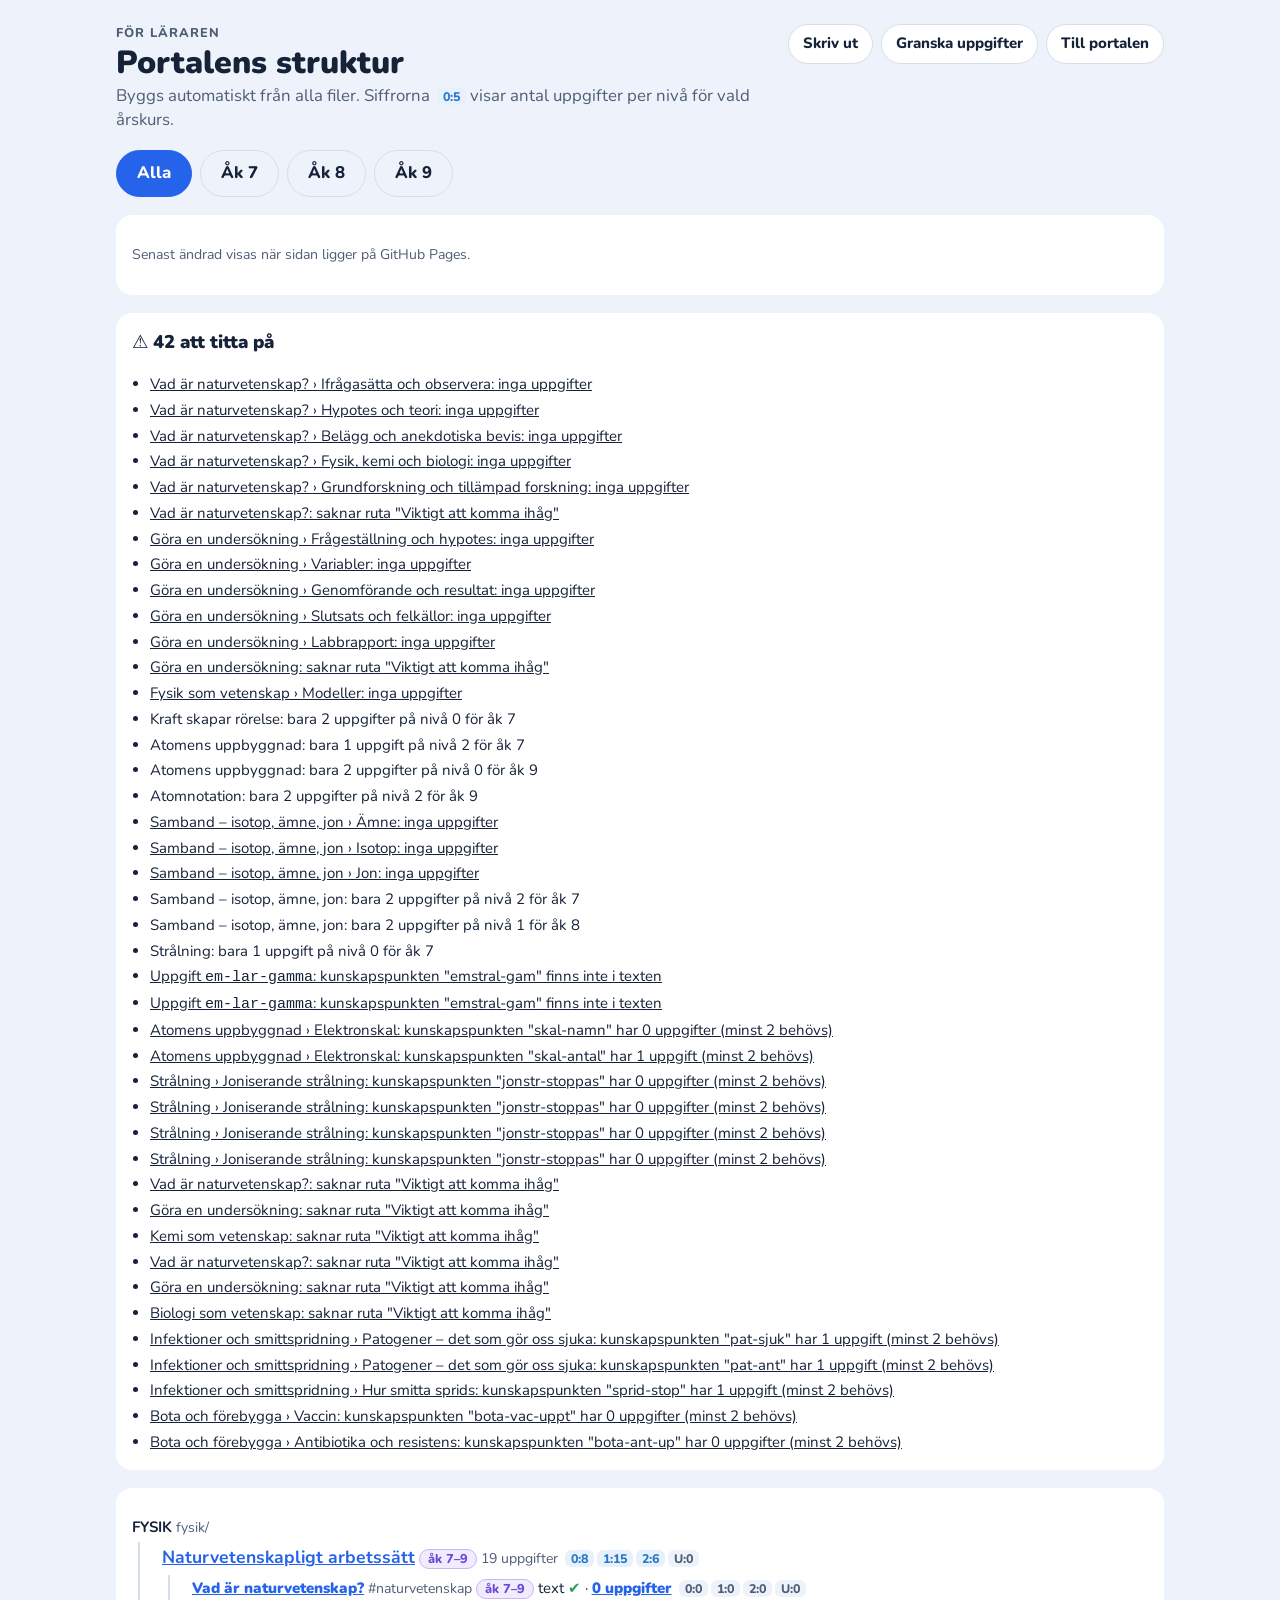
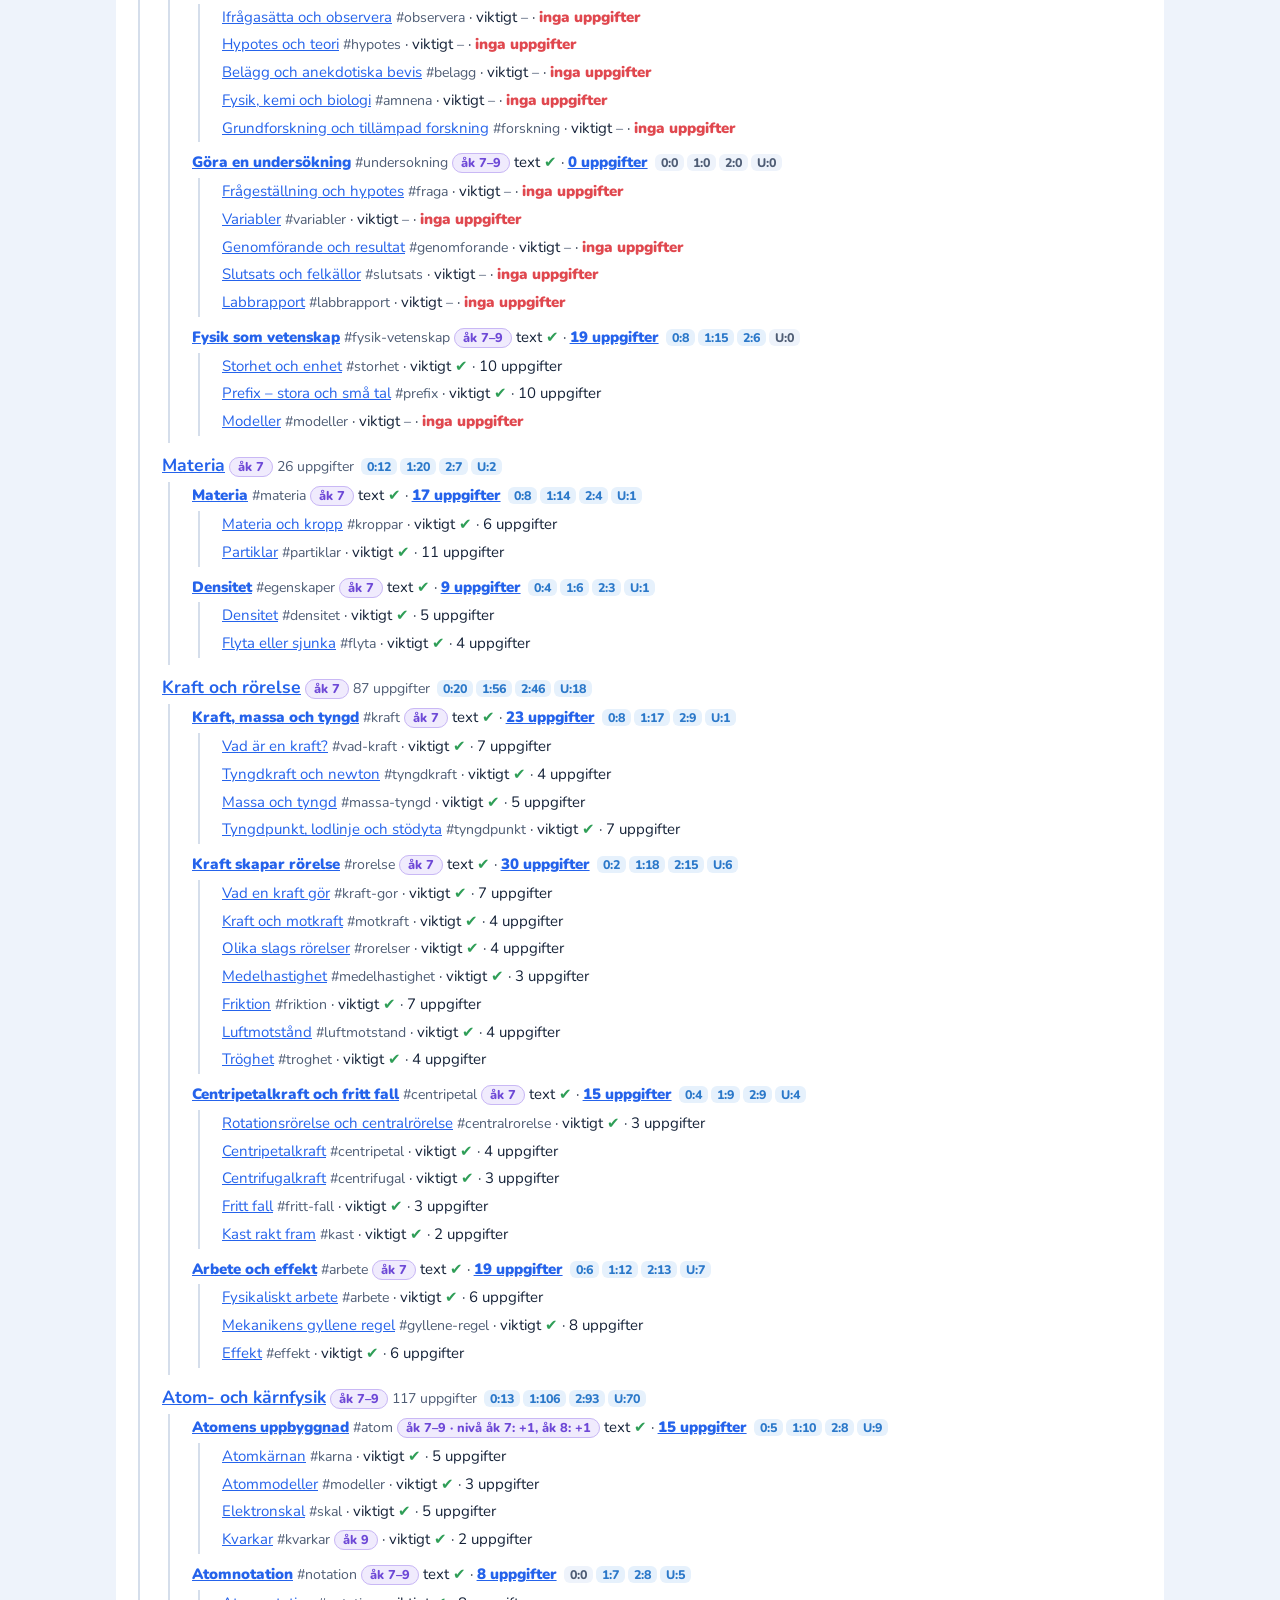
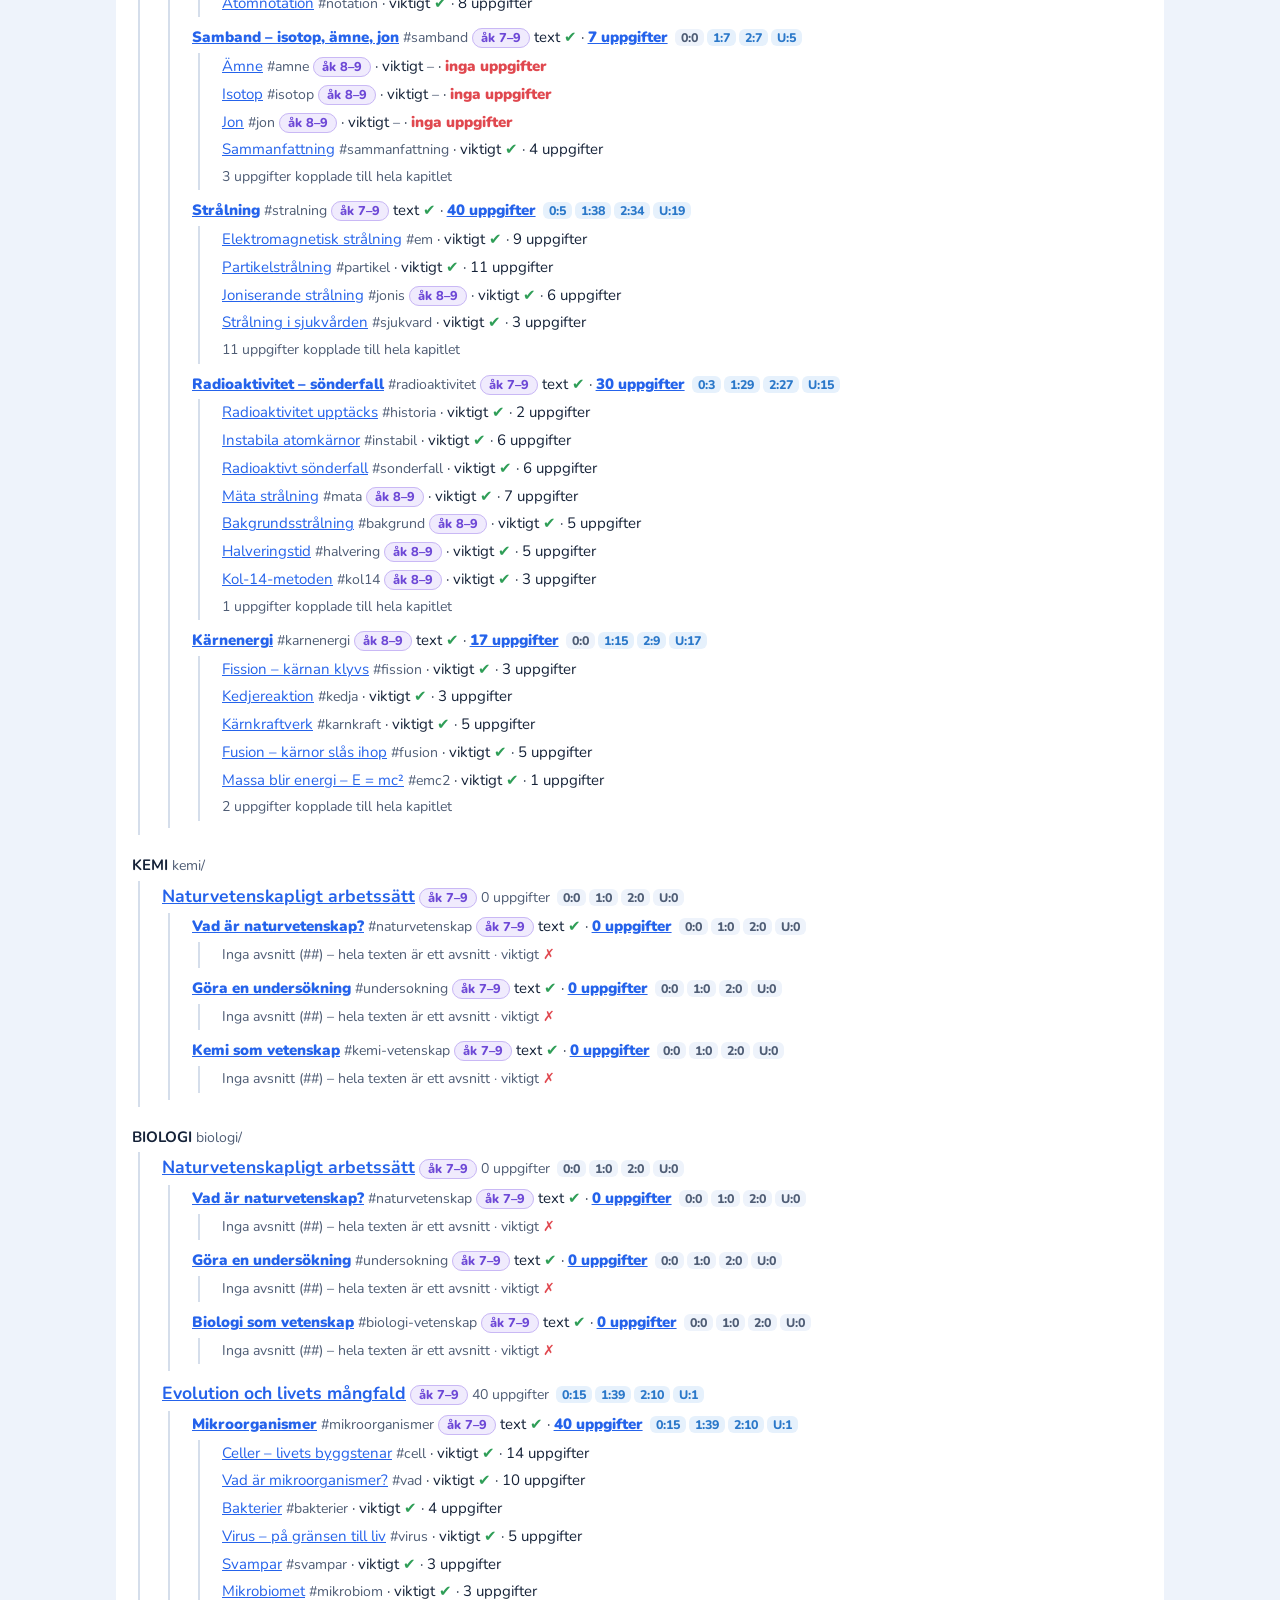
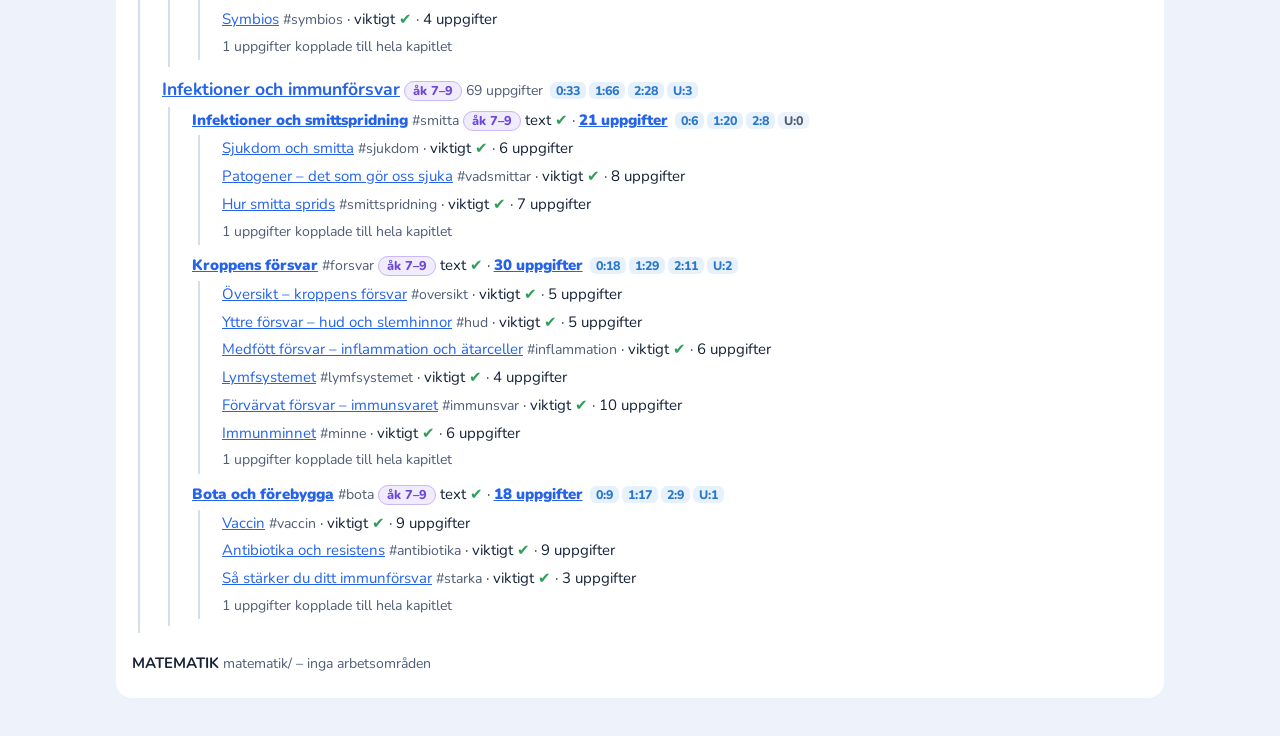
<file: struktur.html>
<!doctype html>
<html lang="sv">
<head>
<meta charset="utf-8">
<meta name="viewport" content="width=device-width,initial-scale=1">
<meta name="robots" content="noindex">
<title>Portalens struktur</title>
<link rel="stylesheet" href="https://fonts.googleapis.com/css2?family=Nunito:wght@500;700;800;900&family=Noto+Serif:wght@700&display=swap">
<link rel="stylesheet" href="motor/ova.css?v=2026-11-25a">
<link rel="stylesheet" href="motor/portal.css?v=2026-11-25a">
<style>
.st-trad,.st-trad ul{list-style:none;margin:0;padding-left:0}
.st-trad ul{padding-left:22px;border-left:2px solid var(--line);margin:4px 0 4px 6px}
.st-trad li{padding:3px 0}
.st-amne{margin-top:10px}
.st-omr>a b{font-size:1.1rem}
.st-kap>a{font-weight:900}
.st-dim{color:var(--muted);font-size:.88rem}
.st-ak{font-size:.8rem;font-weight:800;background:var(--purple-bg);color:var(--purple);border:1px solid var(--purple-bd);border-radius:999px;padding:0 8px}
.st-niv{font-size:.78rem;font-weight:800;background:var(--blue-bg);color:var(--blue);border-radius:6px;padding:0 6px;margin-left:3px;font-variant-numeric:tabular-nums}
.st-niv.tom{background:var(--bg);color:var(--muted)}
.st-ok{color:var(--green);font-weight:900}
.st-nej{color:var(--proton);font-weight:900}
.st-dold{opacity:.55}
.st-tid{font-size:.85rem;color:var(--muted)}
.st-logg{list-style:none;padding-left:0!important}
#senast ul,#varn ul{margin:6px 0 0;padding-left:1.2em;display:grid;gap:4px}
#senast h2,#varn h2{font-size:1.15rem}
#varn a{color:var(--ink)}
@media print{.topp,.gr-filter,#akval{display:none}body{background:#fff}.panel{padding:0}}
</style>
</head>
<body>
<main class="wrap">
  <header class="ovhead"><div><p class="eyebrow">För läraren</p><h1>Portalens struktur</h1>
    <p>Byggs automatiskt från alla filer. Siffrorna <span class="st-niv">0:5</span> visar antal uppgifter per nivå för vald årskurs.</p></div>
    <span class="gr-filter" style="display:flex;gap:8px;flex-wrap:wrap"><button type="button" class="ghostbtn" onclick="print()">Skriv ut</button><a class="ghostbtn" href="granska.html">Granska uppgifter</a><a class="ghostbtn" href="./">Till portalen</a></span></header>
  <div class="akval stor" id="akval" role="radiogroup" aria-label="Visa för årskurs"></div>
  <section class="panel" id="senast"><p class="st-dim">Hämtar senaste ändringar …</p></section>
  <section class="panel" id="varn"><p class="laddar">Laddar …</p></section>
  <section class="panel" id="trad"></section>
</main>
<script src="motor/typer.js?v=2026-11-25a"></script>
<script src="motor/ritningar-bas.js?v=2026-11-25a"></script>
<script src="motor/ritningar.js?v=2026-11-25a"></script>
<script src="motor/md.js?v=2026-11-25a"></script>
<script src="motor/data.js?v=2026-11-25a"></script>
<script src="konfig/amnen.js?v=2026-11-25a"></script>
<script src="konfig/elevnivaer.js?v=2026-11-25a"></script>
<script src="motor/struktur.js?v=2026-11-25a"></script>
<script>startaStruktur();</script>
</body>
</html>
</file>
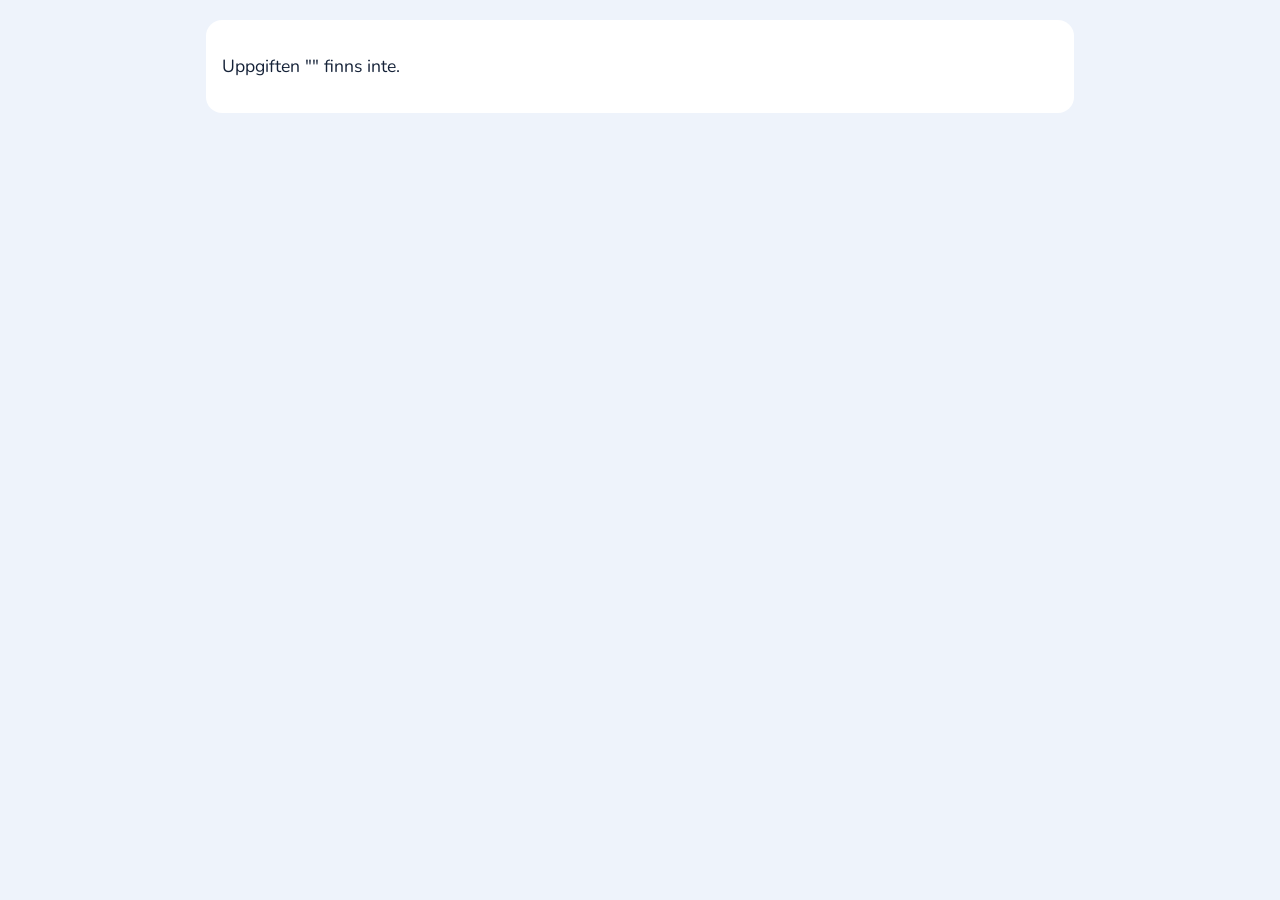
<file: uppgift.html>
<!doctype html>
<html lang="sv">
<head>
<meta charset="utf-8">
<meta name="viewport" content="width=device-width,initial-scale=1">
<meta name="robots" content="noindex">
<title>Uppgift</title>
<link rel="stylesheet" href="https://fonts.googleapis.com/css2?family=Nunito:wght@500;700;800;900&family=Noto+Serif:wght@700&display=swap">
<link rel="stylesheet" href="motor/ova.css?v=2026-11-25a">
<link rel="stylesheet" href="motor/portal.css?v=2026-11-25a">
<style>
body{font-size:1.1rem}
.up-wrap{max-width:900px;margin:0 auto;padding:20px 16px 40px;display:grid;gap:16px}
.up-head{display:flex;gap:10px 16px;align-items:center;flex-wrap:wrap}
.up-head h1{font-size:1.6rem;margin:0;flex:1;min-width:14rem}
.up-meta{color:var(--muted);font-weight:700;font-size:.95rem;margin:0}
.up-niva{display:flex;gap:6px;align-items:center;flex-wrap:wrap}
.up-niva button{min-width:44px}
.up-niva button[aria-pressed="true"]{background:var(--fg,#2563eb);color:#fff;border-color:transparent}
.up-knappar{display:flex;gap:8px;flex-wrap:wrap;justify-content:flex-end}
.up-knappar button{font:inherit;font-weight:800;padding:12px 22px;border-radius:999px;cursor:pointer}
.up-knappar .sec{border:1px solid var(--line);background:var(--bg);color:var(--ink)}
.up-knappar .pri{border:0;background:var(--accent);color:var(--accent-ink)}
</style>
</head>
<body>
<main class="up-wrap" id="up"><p class="laddar">Laddar …</p></main>
<script src="motor/typer.js?v=2026-11-25a"></script>
<script src="motor/ritningar-bas.js?v=2026-11-25a"></script>
<script src="motor/ritningar.js?v=2026-11-25a"></script>
<script src="motor/md.js?v=2026-11-25a"></script>
<script src="motor/data.js?v=2026-11-25a"></script>
<script src="konfig/amnen.js?v=2026-11-25a"></script>
<script src="konfig/elevnivaer.js?v=2026-11-25a"></script>
<script src="motor/uppgift.js?v=2026-11-25a"></script>
<script>startaUppgift();</script>
</body>
</html>
</file>
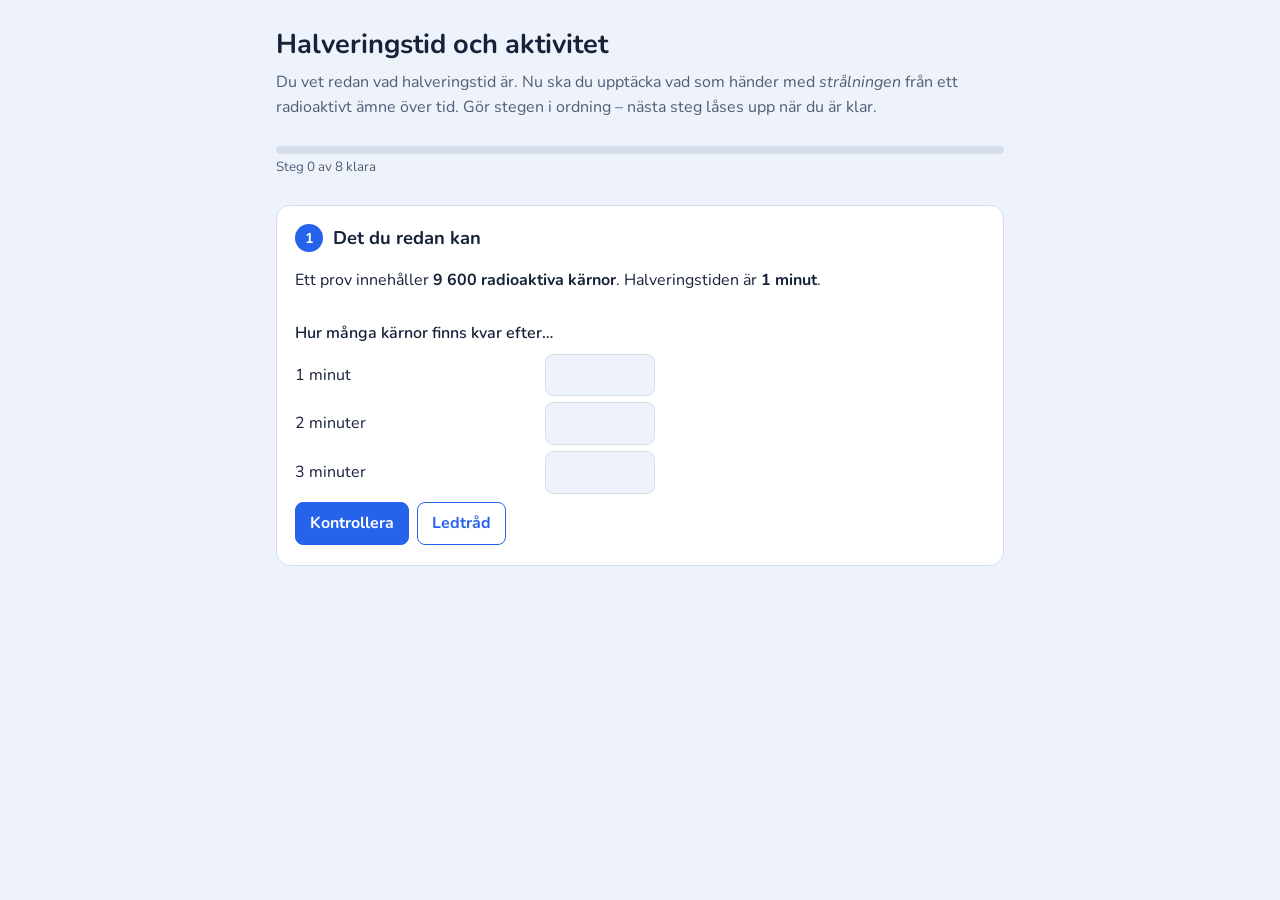
<file: fysik/atom-och-karnfysik/aktiviteter/halveringstid-aktivitet.html>
<!doctype html>
<html lang="sv">
<head>
<meta charset="utf-8">
<meta name="viewport" content="width=device-width, initial-scale=1">
<title>Halveringstid och aktivitet</title>
<link rel="stylesheet" href="https://fonts.googleapis.com/css2?family=Nunito:wght@500;700;800;900&display=swap">
<style>
  :root{--bg:#eef3fb; --card:#ffffff; --text:#152238; --muted:#4f5d75; --line:#d5deeb; --accent:#2563eb; --accent-ink:#ffffff; --accent-soft:#dbe7ff; --ok:#2f9e57; --ok-soft:#e8f7ec; --bad:#d63c45; --bad-soft:#fdeaec; --info:#2b78c9; --info-soft:#e6f1fc; --rem:#b7850c; --rem-soft:#fff6dd;}
  @media (prefers-color-scheme: dark){:root:not([data-theme="light"]){--bg:#0f1626; --card:#18223a; --text:#e8edf7; --muted:#a6b1c6; --line:#2c3a58; --accent:#5b8cff; --accent-ink:#0f1626; --accent-soft:#233a6b; --ok:#5fd38a; --ok-soft:#16301f; --bad:#ff7a82; --bad-soft:#3a1a20; --info:#6fb0f2; --info-soft:#152a44; --rem:#f0c44a; --rem-soft:#33290f; color-scheme:dark;}}
  :root[data-theme="dark"]{--bg:#0f1626; --card:#18223a; --text:#e8edf7; --muted:#a6b1c6; --line:#2c3a58; --accent:#5b8cff; --accent-ink:#0f1626; --accent-soft:#233a6b; --ok:#5fd38a; --ok-soft:#16301f; --bad:#ff7a82; --bad-soft:#3a1a20; --info:#6fb0f2; --info-soft:#152a44; --rem:#f0c44a; --rem-soft:#33290f; color-scheme:dark;}
  [hidden]{display:none!important}
  *{box-sizing:border-box}
  body{margin:0;background:var(--bg);color:var(--text);
    font:16px/1.55 "Nunito",system-ui,sans-serif}
  main{max-width:760px;margin:0 auto;padding:24px 16px 80px}
  h1{font-size:1.7rem;margin:0 0 4px}
  .lead{color:var(--muted);margin:0 0 16px}
  .progress{position:sticky;top:0;z-index:5;background:var(--bg);padding:10px 0;margin-bottom:8px}
  .bar{height:8px;border-radius:99px;background:var(--line);overflow:hidden}
  .bar>div{height:100%;width:0;background:var(--accent);transition:width .4s}
  .progress small{color:var(--muted)}
  .step{background:var(--card);border:1px solid var(--line);border-radius:14px;
    padding:18px 18px 8px;margin:16px 0;animation:fade .4s ease}
  @keyframes fade{from{opacity:0;transform:translateY(6px)}to{opacity:1;transform:none}}
  .step h2{font-size:1.15rem;margin:0 0 8px;display:flex;gap:10px;align-items:center}
  .num-badge{background:var(--accent);color:var(--accent-ink);border-radius:99px;
    min-width:28px;height:28px;display:inline-flex;align-items:center;justify-content:center;font-size:.9rem}
  .done-badge{margin-left:auto;font-size:.85rem;color:var(--ok);display:none}
  .step.complete .done-badge{display:inline}
  .task{border-top:1px dashed var(--line);padding:12px 0}
  .task:first-of-type{border-top:none}
  .q{font-weight:600;margin:0 0 8px}
  .row{display:flex;align-items:center;gap:10px;margin:6px 0;flex-wrap:wrap}
  .row label{min-width:240px}
  input[type=text]{width:110px;padding:8px 10px;border:1px solid var(--line);border-radius:8px;
    background:var(--bg);color:var(--text);font:inherit}
  input.ok{border-color:var(--ok);background:var(--ok-soft)}
  input.bad{border-color:var(--bad);background:var(--bad-soft)}
  textarea{width:100%;min-height:80px;padding:10px;border:1px solid var(--line);border-radius:8px;
    background:var(--bg);color:var(--text);font:inherit;resize:vertical}
  button{font:inherit;cursor:pointer;border-radius:8px;padding:8px 14px;border:1px solid var(--accent);
    background:var(--accent);color:var(--accent-ink);font-weight:700}
  button.ghost{background:transparent;color:var(--accent)}
  button:disabled{opacity:.45;cursor:not-allowed}
  .btns{display:flex;gap:8px;flex-wrap:wrap;margin-top:8px}
  .opts{display:grid;gap:8px}
  .opts button{text-align:left;background:var(--bg);color:var(--text);border:1px solid var(--line)}
  .opts button.ok{border-color:var(--ok);background:var(--ok-soft)}
  .opts button.bad{border-color:var(--bad);background:var(--bad-soft)}
  .fb{margin-top:8px;padding:8px 12px;border-radius:8px;display:none}
  .fb.ok{display:block;background:var(--ok-soft);color:var(--ok)}
  .fb.bad{display:block;background:var(--bad-soft);color:var(--bad)}
  .hint{display:none;margin-top:8px;padding:8px 12px;border-radius:8px;background:var(--rem-soft)}
  .model{display:none;margin-top:8px;padding:10px 12px;border-radius:8px;background:var(--info-soft);
    border-left:4px solid var(--info)}
  .model b{color:var(--info)}
  .info{padding:12px 14px;border-radius:10px;background:var(--info-soft);border-left:4px solid var(--info);margin:8px 0 12px}
  .remember{padding:14px 16px;border-radius:10px;background:var(--rem-soft);border-left:4px solid var(--rem);margin:12px 0}
  .remember h3{margin:0 0 6px;font-size:1rem}
  .remember ul{margin:0;padding-left:20px}
  .context{font-style:italic;color:var(--muted);margin:0 0 6px}
  @media (max-width:520px){ .row label{min-width:100%} }
</style>
</head>
<body>
<main>
  <h1>Halveringstid och aktivitet</h1>
  <p class="lead">Du vet redan vad halveringstid är. Nu ska du upptäcka vad som händer med <em>strålningen</em> från ett radioaktivt ämne över tid. Gör stegen i ordning – nästa steg låses upp när du är klar.</p>

  <div class="progress">
    <div class="bar"><div id="barfill"></div></div>
    <small id="progtext">Steg 0 av 8 klara</small>
  </div>

  <!-- STEG 1 -->
  <section class="step" data-step="1">
    <h2><span class="num-badge">1</span>Det du redan kan <span class="done-badge">✓ Klart</span></h2>
    <p>Ett prov innehåller <b>9&nbsp;600 radioaktiva kärnor</b>. Halveringstiden är <b>1 minut</b>.</p>
    <div class="task num">
      <p class="q">Hur många kärnor finns kvar efter…</p>
      <div class="row"><label>1 minut</label><input type="text" inputmode="decimal" data-answer="4800"></div>
      <div class="row"><label>2 minuter</label><input type="text" inputmode="decimal" data-answer="2400"></div>
      <div class="row"><label>3 minuter</label><input type="text" inputmode="decimal" data-answer="1200"></div>
      <div class="btns"><button class="check">Kontrollera</button><button class="ghost showhint">Ledtråd</button></div>
      <div class="hint">Efter varje halveringstid finns hälften av det som <em>fanns kvar</em> – inte hälften av det ursprungliga.</div>
      <div class="fb"></div>
    </div>
  </section>

  <!-- STEG 2 -->
  <section class="step" data-step="2" hidden>
    <h2><span class="num-badge">2</span>Vänd på frågan <span class="done-badge">✓ Klart</span></h2>
    <p>Nu räknar vi inte hur många som är <em>kvar</em>, utan hur många som <em>sönderföll</em>.</p>
    <div class="task num">
      <p class="q">Hur många kärnor sönderföll under…</p>
      <div class="row"><label>första minuten</label><input type="text" inputmode="decimal" data-answer="4800"></div>
      <div class="row"><label>andra minuten</label><input type="text" inputmode="decimal" data-answer="2400"></div>
      <div class="row"><label>tredje minuten</label><input type="text" inputmode="decimal" data-answer="1200"></div>
      <div class="btns"><button class="check">Kontrollera</button><button class="ghost showhint">Ledtråd</button></div>
      <div class="hint">Jämför hur många som fanns i början av minuten med hur många som fanns kvar i slutet.</div>
      <div class="fb"></div>
    </div>
    <div class="task free">
      <p class="q">Vad märker du om antalet sönderfall per minut? Skriv med egna ord.</p>
      <textarea placeholder="Jag märker att…"></textarea>
      <div class="btns"><button class="reveal" disabled>Jämför med ett exempelsvar</button></div>
      <div class="model"><b>Exempelsvar:</b> Antalet sönderfall per minut halveras också – från 4&nbsp;800 till 2&nbsp;400 till 1&nbsp;200. Det följer samma mönster som antalet kärnor som är kvar.</div>
    </div>
  </section>

  <!-- STEG 3 -->
  <section class="step" data-step="3" hidden>
    <h2><span class="num-badge">3</span>Förutsäg <span class="done-badge">✓ Klart</span></h2>
    <div class="task num">
      <p class="q">Hur många sönderfall tror du sker under <b>fjärde</b> minuten? Använd mönstret du hittade.</p>
      <div class="row"><label>fjärde minuten</label><input type="text" inputmode="decimal" data-answer="600"></div>
      <div class="btns"><button class="check">Kontrollera</button><button class="ghost showhint">Ledtråd</button></div>
      <div class="hint">Efter 3 minuter finns 1&nbsp;200 kärnor kvar. Hur många finns kvar efter 4 minuter?</div>
      <div class="fb"></div>
    </div>
  </section>


  <!-- STEG 4 -->
  <section class="step" data-step="4" hidden>
    <h2><span class="num-badge">4</span>Sätt namn på det <span class="done-badge">✓ Klart</span></h2>
    <div class="info">Antalet sönderfall per tidsenhet kallas <b>aktivitet</b>. Det är alltså precis det du räknade ut i steg 2 och 3 – provets aktivitet var 4&nbsp;800, 2&nbsp;400, 1&nbsp;200 och 600 sönderfall per minut.<br><br>Oftast anges aktiviteten per <em>sekund</em>. Då används enheten <b>becquerel (Bq)</b>: 1 Bq = 1 sönderfall per sekund.</div>
    <div class="task mc">
      <p class="q">Titta på dina svar i steg 2 och 3. Vad händer med provets aktivitet för varje halveringstid?</p>
      <div class="opts">
        <button data-ok="0" data-fb="Titta på dina svar igen: 4 800, 2 400, 1 200, 600 – är de lika stora?">Den är densamma.</button>
        <button data-ok="1" data-fb="Rätt! Aktiviteten halveras för varje halveringstid – eftersom det finns hälften så många kärnor kvar som kan sönderfalla.">Den halveras.</button>
        <button data-ok="0" data-fb="Titta på minskningen: från 4 800 till 2 400 är 2 400 färre, men från 1 200 till 600 bara 600 färre. Minskningen blir mindre och mindre – aktiviteten halveras.">Den minskar med lika mycket varje gång.</button>
      </div>
      <div class="fb"></div>
    </div>
    <div class="task num">
      <p class="q">Använd mönstret: hur stor är provets aktivitet under <b>femte</b> minuten?</p>
      <div class="row"><label>femte minuten</label><input type="text" inputmode="decimal" data-answer="300"><span>sönderfall per minut</span></div>
      <div class="btns"><button class="check">Kontrollera</button><button class="ghost showhint">Ledtråd</button></div>
      <div class="hint">Under fjärde minuten var aktiviteten 600 sönderfall per minut. Vad händer efter ytterligare en halveringstid?</div>
      <div class="fb"></div>
    </div>
    <div class="task num">
      <p class="q">Räkna om till becquerel. Under första minuten skedde 4&nbsp;800 sönderfall. Hur många sönderfall blir det i genomsnitt per sekund? Gör likadant för de andra raderna.</p>
      <div class="row"><label>4&nbsp;800 sönderfall på en minut</label><input type="text" inputmode="decimal" data-answer="80"><span>Bq</span></div>
      <div class="row"><label>2&nbsp;400 sönderfall på en minut</label><input type="text" inputmode="decimal" data-answer="40"><span>Bq</span></div>
      <div class="row"><label>300 sönderfall på en minut</label><input type="text" inputmode="decimal" data-answer="5"><span>Bq</span></div>
      <div class="btns"><button class="check">Kontrollera</button><button class="ghost showhint">Ledtråd</button></div>
      <div class="hint">En minut är 60 sekunder. Om det sker 4&nbsp;800 sönderfall på 60 sekunder – hur många blir det på en sekund?</div>
      <div class="fb"></div>
    </div>
  </section>

  <!-- STEG 5 -->
  <section class="step" data-step="5" hidden>
    <h2><span class="num-badge">5</span>Vad skulle du höra? <span class="done-badge">✓ Klart</span></h2>
    <p>En Geiger–Müller-mätare ”tickar” en gång för varje sönderfall den registrerar.</p>
    <div class="task mc">
      <p class="q">Du håller mätaren mot provet under lång tid. Vad händer med tickandet?</p>
      <div class="opts">
        <button data-ok="0" data-fb="Nej – tickandet visar antalet sönderfall, och de blir färre.">Det tickar lika snabbt hela tiden.</button>
        <button data-ok="1" data-fb="Rätt! Tickandet blir långsammare och långsammare, eftersom aktiviteten halveras för varje halveringstid.">Det tickar långsammare och långsammare.</button>
        <button data-ok="0" data-fb="Nej – efter två halveringstider finns en fjärdedel kvar, så det tickar fortfarande.">Det tystnar helt efter två halveringstider.</button>
        <button data-ok="0" data-fb="Nej – det finns färre kärnor kvar, så det blir färre sönderfall.">Det tickar snabbare och snabbare.</button>
      </div>
      <div class="fb"></div>
    </div>
  </section>


  <!-- STEG 6 -->
  <section class="step" data-step="6" hidden>
    <h2><span class="num-badge">6</span>Använd det du upptäckt <span class="done-badge">✓ Klart</span></h2>

    <div class="task num">
      <p class="context">Jod-131 används i sjukvården. Halveringstiden är 8 dygn.</p>
      <p class="q">En patient får en dos med aktiviteten 1&nbsp;600 Bq. Vad är aktiviteten efter…</p>
      <div class="row"><label>8 dygn</label><input type="text" inputmode="decimal" data-answer="800"><span>Bq</span></div>
      <div class="row"><label>16 dygn</label><input type="text" inputmode="decimal" data-answer="400"><span>Bq</span></div>
      <div class="row"><label>24 dygn</label><input type="text" inputmode="decimal" data-answer="200"><span>Bq</span></div>
      <div class="row"><label>32 dygn</label><input type="text" inputmode="decimal" data-answer="100"><span>Bq</span></div>
      <div class="btns"><button class="check">Kontrollera</button><button class="ghost showhint">Ledtråd</button></div>
      <div class="hint">Hur många halveringstider är 8, 16, 24 och 32 dygn?</div>
      <div class="fb"></div>
    </div>

    <div class="task num">
      <p class="q">Baklänges: En mätning visar att aktiviteten sjönk från 800 Bq till 200 Bq på 12 timmar. Vad är halveringstiden?</p>
      <div class="row"><label>halveringstid</label><input type="text" inputmode="decimal" data-answer="6"><span>timmar</span></div>
      <div class="btns"><button class="check">Kontrollera</button><button class="ghost showhint">Ledtråd</button></div>
      <div class="hint">Hur många gånger har aktiviteten halverats från 800 till 200? Hur lång tid tog varje halvering?</div>
      <div class="fb"></div>
    </div>

    <div class="task free">
      <p class="q">Två prover har lika många radioaktiva kärnor. Det ena har halveringstiden 1 timme, det andra 1&nbsp;000 år. Vilket prov har högst aktivitet just nu? Vilket är farligast på kort sikt – och på lång sikt? Motivera.</p>
      <textarea placeholder="Jag tror att…"></textarea>
      <div class="btns"><button class="reveal" disabled>Jämför med ett exempelsvar</button></div>
      <div class="model"><b>Exempelsvar:</b> Provet med halveringstiden 1 timme har högst aktivitet, eftersom hälften av kärnorna sönderfaller på bara en timme – många sönderfall per sekund. Det är farligast på kort sikt. Men efter några dygn är nästan inget kvar. Provet med 1&nbsp;000 års halveringstid strålar mindre åt gången, men fortsätter stråla i tusentals år – det är problemet på lång sikt.<br><b>Kort halveringstid = hög aktivitet under kort tid.</b></div>
    </div>

  </section>

  <!-- STEG 7 -->
  <section class="step" data-step="7" hidden>
    <h2><span class="num-badge">7</span>Förklara med egna ord <span class="done-badge">✓ Klart</span></h2>
    <div class="task free">
      <p class="q">Varför avtar aktiviteten från ett radioaktivt ämne – och varför avtar den långsammare och långsammare?</p>
      <textarea placeholder="Aktiviteten avtar eftersom…"></textarea>
      <div class="btns"><button class="reveal" disabled>Jämför med ett exempelsvar</button></div>
      <div class="model"><b>Exempelsvar:</b> Varje kärna har samma chans att sönderfalla, men ju fler kärnor som sönderfallit, desto färre finns kvar som kan sönderfalla. Därför blir det färre sönderfall per sekund – aktiviteten minskar. Eftersom aktiviteten halveras för varje halveringstid blir minskningen mindre och mindre: från 80 Bq till 40 Bq är en minskning på 40 Bq, men från 10 Bq till 5 Bq bara 5 Bq.</div>
    </div>
  </section>

  <!-- STEG 8 -->
  <section class="step" data-step="8" hidden>
    <h2><span class="num-badge">8</span>Tjernobyl: vad är farligast? <span class="done-badge">✓ Klart</span></h2>
    <p class="context">Vid kärnkraftsolyckan i Tjernobyl 1986 spreds radioaktiva ämnen med vinden ända till Sverige. Två av dem var jod-131 (halveringstid 8 dygn) och cesium-137 (halveringstid 30 år).</p>
    <div class="task mc">
      <p class="q">Vilket ämne var farligast de första veckorna efter olyckan?</p>
      <div class="opts">
        <button data-ok="1" data-fb="Rätt! Den korta halveringstiden gav jod-131 mycket hög aktivitet – många sönderfall per sekund.">Jod-131</button>
        <button data-ok="0" data-fb="Tänk på aktiviteten: vilket ämne har flest sönderfall per sekund när det finns lika mycket av båda?">Cesium-137</button>
      </div>
      <div class="fb"></div>
    </div>
    <div class="task mc">
      <p class="q">Vilket ämne kan man fortfarande mäta i till exempel svamp och renkött i Sverige i dag?</p>
      <div class="opts">
        <button data-ok="0" data-fb="Hur många halveringstider på 8 dygn har gått sedan 1986? Hur mycket finns kvar då?">Jod-131</button>
        <button data-ok="1" data-fb="Rätt! Med 30 års halveringstid har cesium-137 bara hunnit halveras drygt en gång sedan 1986.">Cesium-137</button>
      </div>
      <div class="fb"></div>
    </div>
    <div class="task free">
      <p class="q">Så – vilket ämne var egentligen farligast? Förklara med hjälp av halveringstid och aktivitet.</p>
      <textarea placeholder="Det beror på… eftersom…"></textarea>
      <div class="btns"><button class="reveal" disabled>Jämför med ett exempelsvar</button></div>
      <div class="model"><b>Exempelsvar:</b> Det beror på tidsperspektivet. Jod-131 var farligast på kort sikt: den korta halveringstiden ger hög aktivitet, alltså mycket strålning på kort tid. Men efter några månader hade jod-131 halverats så många gånger att nästan inget fanns kvar. Cesium-137 strålar mindre åt gången, men med 30 års halveringstid finns det kvar i naturen i många decennier och kan tas upp av svamp, lavar och renar. Det är farligast på lång sikt.</div>
    </div>
    <div class="remember">
      <h3>Viktigt att komma ihåg</h3>
      <ul>
        <li><b>Aktivitet</b> = antal sönderfall per sekund. Mäts i becquerel (Bq).</li>
        <li>Aktiviteten beror på hur många radioaktiva kärnor som finns kvar.</li>
        <li>För varje halveringstid halveras både antalet kärnor och aktiviteten.</li>
        <li>Kort halveringstid ger hög aktivitet under kort tid. Lång halveringstid ger lägre aktivitet under lång tid.</li>
      </ul>
    </div>
  </section>
</main>

<script>
(function(){
  const steps = Array.from(document.querySelectorAll('.step'));
  const total = steps.length;

  function parseNum(v){
    v = String(v).trim().replace(/\s/g,'').replace(',', '.');
    if (v === '') return NaN;
    return Number(v);
  }

  function updateProgress(){
    const done = steps.filter(s => s.classList.contains('complete')).length;
    document.getElementById('barfill').style.width = (done/total*100) + '%';
    document.getElementById('progtext').textContent = 'Steg ' + done + ' av ' + total + ' klara';
  }

  function markTaskDone(task){
    if (task.dataset.done === '1') return;
    task.dataset.done = '1';
    const step = task.closest('.step');
    const tasks = Array.from(step.querySelectorAll('.task'));
    if (tasks.every(t => t.dataset.done === '1')) {
      step.classList.add('complete');
      const idx = steps.indexOf(step);
      const next = steps[idx + 1];
      if (next && next.hidden) {
        next.hidden = false;
        setTimeout(() => next.scrollIntoView({behavior:'smooth', block:'start'}), 250);
      }
      updateProgress();
    }
  }

  // Number tasks
  document.querySelectorAll('.task.num').forEach(task => {
    const fb = task.querySelector('.fb');
    task.querySelector('.check').addEventListener('click', () => {
      let allOk = true;
      task.querySelectorAll('input').forEach(inp => {
        const val = parseNum(inp.value);
        let ok;
        if (inp.dataset.answer !== undefined) {
          ok = Math.abs(val - Number(inp.dataset.answer)) < 1e-9;
        } else {
          ok = val >= Number(inp.dataset.min) && val <= Number(inp.dataset.max);
        }
        inp.classList.toggle('ok', ok);
        inp.classList.toggle('bad', !ok);
        if (!ok) allOk = false;
      });
      fb.className = 'fb ' + (allOk ? 'ok' : 'bad');
      fb.textContent = allOk ? 'Rätt! Bra jobbat.' : 'Inte riktigt – titta på de röda rutorna och försök igen. Ta hjälp av ledtråden om du vill.';
      if (allOk) markTaskDone(task);
    });
    const hb = task.querySelector('.showhint');
    if (hb) hb.addEventListener('click', () => {
      task.querySelector('.hint').style.display = 'block';
    });
  });

  // Multiple choice tasks
  document.querySelectorAll('.task.mc').forEach(task => {
    const fb = task.querySelector('.fb');
    task.querySelectorAll('.opts button').forEach(btn => {
      btn.addEventListener('click', () => {
        const ok = btn.dataset.ok === '1';
        btn.classList.add(ok ? 'ok' : 'bad');
        fb.className = 'fb ' + (ok ? 'ok' : 'bad');
        fb.textContent = btn.dataset.fb;
        if (ok) {
          task.querySelectorAll('.opts button').forEach(b => b.disabled = (b !== btn));
          markTaskDone(task);
        }
      });
    });
  });

  // Free text tasks
  document.querySelectorAll('.task.free').forEach(task => {
    const ta = task.querySelector('textarea');
    const btn = task.querySelector('.reveal');
    ta.addEventListener('input', () => { btn.disabled = ta.value.trim().length < 15; });
    btn.addEventListener('click', () => {
      task.querySelector('.model').style.display = 'block';
      btn.disabled = true;
      markTaskDone(task);
    });
  });

  updateProgress();
})();
</script>
</body>
</html>
</file>
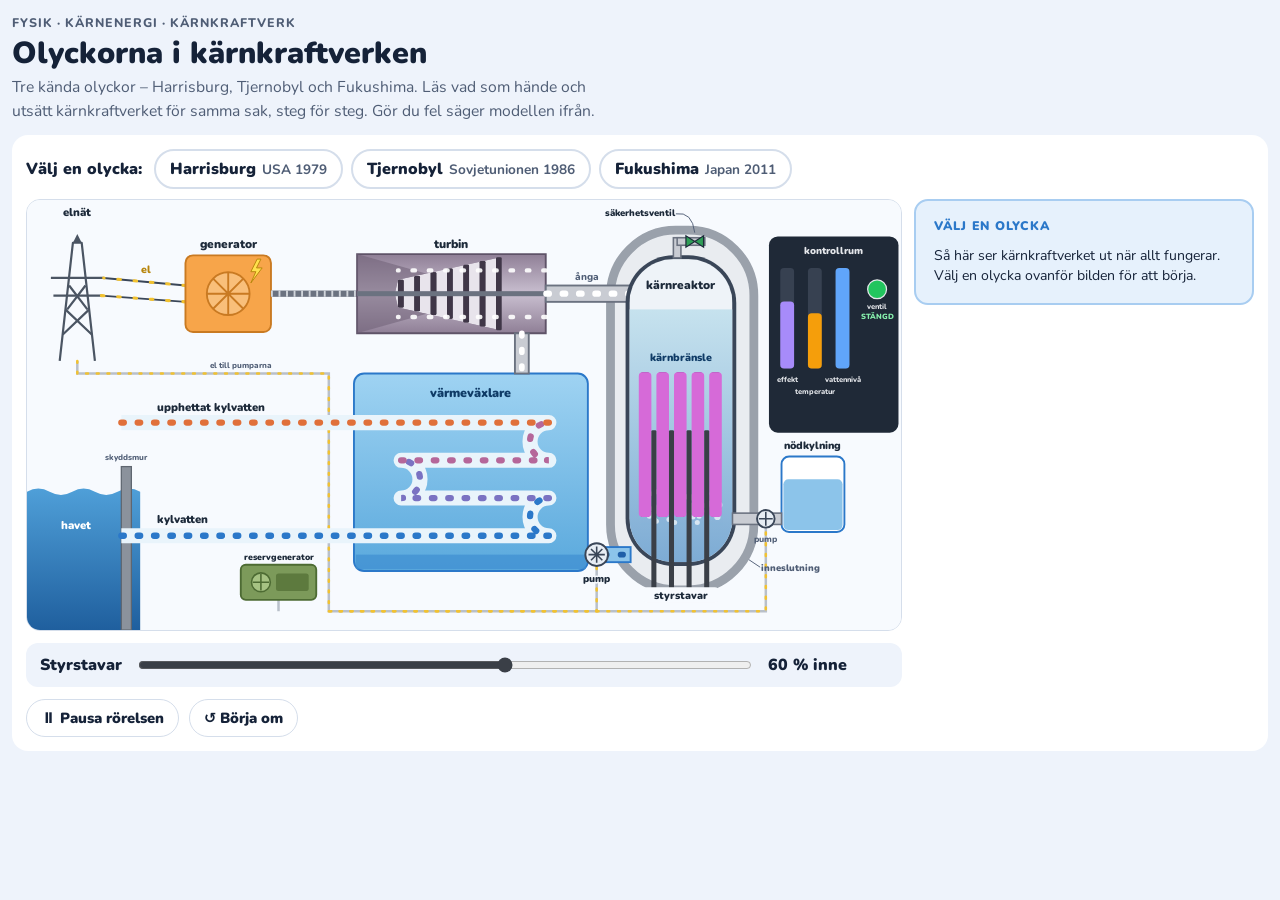
<file: fysik/atom-och-karnfysik/aktiviteter/karnkraftverk.html>
<!doctype html>
<html lang="sv">
<head>
<meta charset="utf-8">
<meta name="viewport" content="width=device-width,initial-scale=1">
<title>Olyckorna i kärnkraftverken</title>
<link rel="stylesheet" href="https://fonts.googleapis.com/css2?family=Nunito:wght@500;700;800;900&family=Noto+Serif:wght@700&display=swap">
<style>
*,*::before,*::after{box-sizing:border-box}
[hidden]{display:none!important}
:root{
  --bg:#eef3fb; --panel:#ffffff; --ink:#152238; --muted:#4f5d75; --line:#d5deeb;
  --accent:#2563eb; --accent-ink:#ffffff; --accent-soft:#dbe7ff;
  --green-bg:#e8f7ec; --green-bd:#a9dfb8; --green:#2f9e57;
  --blue-bg:#e6f1fc; --blue-bd:#a8cdf1; --blue:#2b78c9;
  --yellow-bg:#fff6dd; --yellow-bd:#f2d78a; --yellow:#b7850c;
  --red-bg:#fdeaec; --red-bd:#f2b3b9; --red:#d63c45;
  --purple-bg:#f0ebfd; --purple-bd:#c9b8f5; --purple:#6d48d6;
  --c14:#e07a1f; --n14:#2b78c9;
  --font:"Nunito",system-ui,sans-serif; --serif:"Noto Serif",Georgia,serif;
}
@media (prefers-color-scheme:dark){:root:not([data-theme="light"]){
  --bg:#0f1626; --panel:#18223a; --ink:#e8edf7; --muted:#a6b1c6; --line:#2c3a58;
  --accent:#5b8cff; --accent-ink:#0f1626; --accent-soft:#233a6b;
  --green-bg:#16301f; --green-bd:#2f6b44; --green:#5fd38a;
  --blue-bg:#152a44; --blue-bd:#2f5d8f; --blue:#6fb0f2;
  --yellow-bg:#33290f; --yellow-bd:#6f5a1c; --yellow:#f0c44a;
  --red-bg:#3a1a20; --red-bd:#7a3540; --red:#ff7a82;
  --purple-bg:#251d45; --purple-bd:#4f3e94; --purple:#a88cff;
  --c14:#ff9f4a; --n14:#6fb0f2; color-scheme:dark}}
:root[data-theme="dark"]{
  --bg:#0f1626; --panel:#18223a; --ink:#e8edf7; --muted:#a6b1c6; --line:#2c3a58;
  --accent:#5b8cff; --accent-ink:#0f1626; --accent-soft:#233a6b;
  --green-bg:#16301f; --green-bd:#2f6b44; --green:#5fd38a;
  --blue-bg:#152a44; --blue-bd:#2f5d8f; --blue:#6fb0f2;
  --yellow-bg:#33290f; --yellow-bd:#6f5a1c; --yellow:#f0c44a;
  --red-bg:#3a1a20; --red-bd:#7a3540; --red:#ff7a82;
  --purple-bg:#251d45; --purple-bd:#4f3e94; --purple:#a88cff;
  --c14:#ff9f4a; --n14:#6fb0f2; color-scheme:dark}
body{margin:0;background:var(--bg);color:var(--ink);font-family:var(--font);font-size:16px;line-height:1.5}
.wrap{max-width:980px;margin:0 auto;padding:28px 16px 48px;display:grid;gap:18px}
header h1{margin:0;font-weight:900;font-size:clamp(1.8rem,4.5vw,2.5rem);line-height:1.1}
header p{margin:6px 0 0;color:var(--muted);font-size:1.08rem;max-width:68ch}
.eyebrow{margin:0 0 4px;font-weight:800;text-transform:uppercase;letter-spacing:.08em;font-size:.78rem;color:var(--muted)}
.panel{background:var(--panel);border-radius:16px;padding:18px;display:grid;gap:14px;min-width:0}
h2{margin:0;font-weight:900;font-size:1.35rem}
h3{margin:0;font-weight:900;font-size:1.05rem}
p{margin:0}
a{color:var(--accent)}


.knapprad{display:flex;gap:10px;flex-wrap:wrap;align-items:center}
.btn{font:inherit;font-weight:900;padding:10px 18px;border-radius:999px;border:1px solid var(--line);background:var(--panel);color:var(--ink);cursor:pointer}
.btn:hover{border-color:var(--accent);color:var(--accent)}
.btn.pri{background:var(--accent);border-color:var(--accent);color:var(--accent-ink)}
.btn.pri:hover{filter:brightness(1.08);color:var(--accent-ink)}
.btn[aria-pressed="true"]{background:var(--accent-soft);border-color:var(--accent);color:var(--ink)}
.arbete{display:grid;gap:12px;grid-template-areas:"rit" "reg" "steg" "delar" "knapp";min-width:0}
.arbete .kedjaRam{grid-area:kedja}.arbete .ritning{grid-area:rit}.arbete .reglage{grid-area:reg}.arbete .sida{grid-area:steg;display:grid;gap:12px;min-width:0}.arbete .delar{grid-area:delar}.arbete .knapprad.nere{grid-area:knapp}
/* kompakt: bild och text bredvid varandra */
.wrap{padding:14px 12px 24px;gap:12px}
header h1{font-size:clamp(1.4rem,3vw,1.9rem)}
header p{font-size:.98rem}
.panel{padding:14px;gap:10px}
.ritning svg{max-height:max(320px,calc(var(--skarm,100vh) - 250px))}
.reglage{padding:6px 12px}
.btn{padding:7px 14px;font-size:.92rem}
.steg{padding:12px 14px;gap:8px}
.steg .text{font-size:1rem;line-height:1.5}
.svar{padding:8px 12px}
.alt button{padding:8px 12px}
@media (min-width:760px){.wrap{max-width:1500px}
 .arbete{grid-template-columns:minmax(0,1fr) 300px;grid-template-areas:"rit steg" "reg steg" "knapp steg";grid-template-rows:auto auto 1fr;align-items:start}
 .arbete .delar{display:none}
 .steg{font-size:.85rem;gap:6px;padding:10px 12px}
 .steg .nr{font-size:.68rem}
 .arbete .steg .text{font-size:.88rem;line-height:1.45}
 .arbete .steg .text.tidigare{font-size:.8rem}
 .steg .gor{font-size:.8rem}
 .steg .svar{font-size:.84rem;padding:7px 10px}
 .steg .alt{gap:6px}
 .steg .alt button{font-size:.84rem;padding:6px 10px;border-width:1.5px}
 .steg .btn{font-size:.85rem;padding:6px 12px}
 .stavval{gap:6px}}
@media (min-width:1150px){.arbete{grid-template-columns:minmax(0,1fr) 340px}}
.kedjaRam{border-radius:14px;padding:12px 14px;background:var(--bg);border:1px solid var(--line);display:grid;gap:8px}
.kedjaRam h3{font-size:.9rem;text-transform:uppercase;letter-spacing:.06em;color:var(--muted)}
.kedja{list-style:none;margin:0;padding:0;display:flex;flex-wrap:wrap;align-items:stretch;gap:8px 4px}
.kedja li{display:grid;align-content:start;gap:1px;max-width:15em;padding:6px 10px;border-radius:10px;background:var(--panel);border:1px solid var(--line);font-size:.9rem;line-height:1.35}
.kedja li+li{margin-left:22px;position:relative}
.kedja li+li::before{content:"→";position:absolute;left:-19px;top:50%;transform:translateY(-50%);font-weight:900;color:var(--muted)}
.kedja li small{color:var(--muted);font-style:italic;font-weight:700;font-size:.78rem}
.kedja li.ny{border-color:var(--green);background:var(--green-bg)}.kedja li.ny span{font-weight:800}
.stavval{display:flex;flex-wrap:wrap;gap:8px;margin-top:8px}
.olyckor{display:flex;flex-wrap:wrap;gap:8px;align-items:center}
.olycka{font:inherit;text-align:left;border:2px solid var(--line);background:var(--panel);color:var(--ink);border-radius:999px;padding:6px 14px;cursor:pointer;display:flex;gap:6px;align-items:baseline}
.olycka b{font-size:1rem;font-weight:900}.olycka span{color:var(--muted);font-weight:700;font-size:.85rem}
.olyckor .etikett{font-weight:900;margin-right:4px}
.olycka:hover{border-color:var(--accent)}
.olycka[aria-pressed="true"]{border-color:var(--accent);background:var(--accent-soft)}
.olycka .klar{color:var(--green);font-weight:900}
.ritning{border-radius:14px;background:#f7fafe;overflow:hidden;border:1px solid var(--line)}
.ritning svg{display:block;width:100%;height:auto}
.reglage{display:flex;flex-wrap:wrap;align-items:center;gap:8px 14px;background:var(--bg);border-radius:12px;padding:10px 14px}
.reglage label{font-weight:900}
.reglage input{flex:1;min-width:160px;accent-color:#3a3f47}
.reglage output{font-weight:900;font-variant-numeric:tabular-nums;min-width:7.5em}
.delar{display:flex;flex-wrap:wrap;gap:6px;align-items:center}
.reglage.ledtrad-reg{outline:3px solid #f59e0b;animation:blinkK .55s ease-in-out infinite alternate}
.delar small{color:var(--muted);font-weight:800;margin-right:4px}
.delar button{font:inherit;font-weight:800;font-size:.88rem;padding:5px 12px;border-radius:999px;border:1px solid var(--line);background:var(--panel);color:var(--ink);cursor:pointer}
.delar button:hover{border-color:var(--accent);color:var(--accent)}
.delar button.ledtrad{border-color:#f59e0b;background:#fff1d6;color:#7a4a00;animation:blinkK .55s ease-in-out infinite alternate}
@keyframes blinkK{to{box-shadow:0 0 0 5px #f59e0b66;opacity:.6}}
.steg{border-radius:14px;padding:16px 18px;background:var(--blue-bg);border:2px solid var(--blue-bd);display:grid;gap:10px}
.steg .nr{font-weight:900;text-transform:uppercase;letter-spacing:.06em;font-size:.78rem;color:var(--blue)}
.steg .text{font-size:1.08rem;line-height:1.55}
.steg .gor{font-weight:900;color:var(--blue)}
.svar{border-radius:12px;padding:10px 14px;font-weight:700}
.svar.fel{background:var(--red-bg);border:1px solid var(--red-bd)}
.svar.ratt{background:var(--green-bg);border:1px solid var(--green-bd)}
.svar.info{background:var(--yellow-bg);border:1px solid var(--yellow-bd)}
.alt{display:grid;gap:8px}
.svar.gissa{display:grid;gap:10px}
.svar.gissa small{color:var(--red);font-weight:800}
.alt button{font:inherit;text-align:left;font-weight:700;padding:10px 14px;border-radius:12px;border:2px solid var(--line);background:var(--panel);color:var(--ink);cursor:pointer}
.alt button:hover{border-color:var(--accent)}
.alt button.fel{border-color:var(--red);background:var(--red-bg)}
.alt button.ratt{border-color:var(--green);background:var(--green-bg)}
.alt button:disabled{cursor:default}
/* delar i bilden */
#verk [data-del]{cursor:pointer;outline:none}
#verk [data-del]:hover,#verk [data-del]:focus-visible{filter:drop-shadow(0 0 5px #2563eb) drop-shadow(0 0 2px #2563eb)}
#verk .ledtrad{animation:blinkD .55s ease-in-out infinite alternate}
@keyframes blinkD{from{opacity:1;filter:drop-shadow(0 0 3px #f59e0b) drop-shadow(0 0 3px #f59e0b)}to{opacity:.35;filter:drop-shadow(0 0 14px #f59e0b) drop-shadow(0 0 6px #f59e0b)}}
.dold{display:none}
.sr{position:absolute;width:1px;height:1px;overflow:hidden;clip:rect(0 0 0 0);white-space:nowrap}
#verk .gronblink{animation:gronB .5s ease-in-out infinite alternate}
@keyframes gronB{from{filter:drop-shadow(0 0 2px #22c55e)}to{filter:drop-shadow(0 0 12px #22c55e) drop-shadow(0 0 5px #22c55e) brightness(1.15)}}
.steg .text.tidigare{color:var(--muted);font-size:.98rem}
/* rörelse */
.flode{fill:none;stroke-linecap:round;stroke-dasharray:4 22;animation:flyt 1.4s linear infinite}
.flode.lang{animation-duration:2.2s}
@keyframes flyt{to{stroke-dashoffset:-26}}
.rotor{animation:snurr .5s linear infinite}
@keyframes snurr{to{transform:translateY(-20px)}}
.bubbla{animation:stig 3s linear infinite;transform-box:fill-box}
@keyframes stig{0%{transform:translateY(0);opacity:0}10%{opacity:.9}85%{opacity:.9}100%{transform:translateY(-320px);opacity:0}}
.glod{animation:glod 1.6s ease-in-out infinite alternate}
@keyframes glod{from{opacity:.35}to{opacity:.9}}
.blixt{animation:blixt .9s ease-in-out infinite alternate}
@keyframes blixt{from{opacity:.3}to{opacity:1}}
.genhjul{animation:hjul 1s linear infinite;transform-origin:130px 125px}
.genhjul2{animation:hjul .5s linear infinite}
.pumphjul{animation:hjul .6s linear infinite}
.pumphjul.sakta{animation-duration:2.4s}
@keyframes hjul{to{transform:rotate(360deg)}}
.puff{animation:puff 2.8s ease-out infinite;transform-box:fill-box;transform-origin:center}
@keyframes puff{0%{transform:translate(0,0) scale(.5);opacity:.9}100%{transform:translate(40px,170px) scale(2.8);opacity:0}}
#ventilAnga.ute .puff{animation-name:puffUt}
@keyframes puffUt{0%{transform:translate(0,0) scale(.5);opacity:.9}100%{transform:translate(50px,-50px) scale(2.4);opacity:0}}
.flamma{animation:flamma .5s ease-in-out infinite alternate;transform-box:fill-box;transform-origin:bottom}
@keyframes flamma{to{transform:scaleY(1.35) scaleX(.85)}}
#explosion.visa{animation:boom 1.2s ease-out forwards;transform-box:fill-box;transform-origin:center}
@keyframes boom{0%{transform:scale(.1);opacity:1}70%{transform:scale(1.1);opacity:1}100%{transform:scale(1.25);opacity:0}}
#tsunami.visa{animation:vag 2.4s ease-in forwards}
@keyframes vag{0%{transform:translate(-160px,60px)}60%{transform:translate(40px,0)}100%{transform:translate(180px,40px);opacity:0}}
#moln.drift #molnForm{animation:drift 6s ease-in-out forwards}
@keyframes drift{to{transform:translate(-560px,6px) scale(1.5)}}
.stopp,.stopp *{animation-play-state:paused!important}
.pausad *{animation-play-state:paused!important}
@media (prefers-reduced-motion:reduce){.ritning:not(.spela) *{animation-play-state:paused!important}}
@media (max-width:640px){.steg .text{font-size:1rem}}
</style>
</head>
<body>
<div class="wrap">
  <header>
    <p class="eyebrow">Fysik · Kärnenergi · Kärnkraftverk</p>
    <h1>Olyckorna i kärnkraftverken</h1>
    <p>Tre kända olyckor – Harrisburg, Tjernobyl och Fukushima. Läs vad som hände och utsätt kärnkraftverket för samma sak, steg för steg. Gör du fel säger modellen ifrån.</p>
  </header>

  <section class="panel" aria-labelledby="h-verk">
    <h2 id="h-verk" class="sr">Kärnkraftverket</h2>
    <div class="olyckor"><span class="etikett" id="h-val">Välj en olycka:</span><span id="olyckor" class="olyckor" role="group" aria-labelledby="h-val"></span></div>
    <div class="arbete">
    <div class="ritning" id="ritning"><svg id="verk" viewBox="-190 -24 1390 684" role="group" aria-labelledby="svgT" aria-describedby="svgD" font-family="Nunito,Arial,sans-serif">
<title id="svgT">Ett kärnkraftverk</title>
<desc id="svgD">Kärnbränslet i reaktorn värmer vattnet till ånga. Ångan snurrar turbinen som driver generatorn, och generatorn gör el som går ut på elnätet. I värmeväxlaren kyls ångan av kylvatten från havet och blir vatten igen. En pump pumpar tillbaka vattnet till reaktorn. Pumparna får el från elnätet eller från en reservgenerator. Runt reaktorn finns en tjock inneslutning, överst på reaktorn en säkerhetsventil och bredvid en nödkylning. I kontrollrummet finns mätare för effekt, temperatur och vattennivå och en lampa för ventilen.</desc>
<defs>
 <linearGradient id="gTurb" x1="0" y1="0" x2="0" y2="1"><stop offset="0" stop-color="#8f7f96"/><stop offset=".5" stop-color="#c9bfd0"/><stop offset="1" stop-color="#8f7f96"/></linearGradient>
 <linearGradient id="gVatten" x1="0" y1="0" x2="0" y2="1"><stop id="vTopp" offset="0" stop-color="#bfe3f7"/><stop id="vBotten" offset="1" stop-color="#6fb8e6"/></linearGradient>
 <linearGradient id="gVvx" x1="0" y1="0" x2="0" y2="1"><stop offset="0" stop-color="#9fd3f2"/><stop offset="1" stop-color="#5aa9dd"/></linearGradient>
 <linearGradient id="gHav" x1="0" y1="0" x2="0" y2="1"><stop offset="0" stop-color="#4f9fd8"/><stop offset="1" stop-color="#1f5f9e"/></linearGradient>
 <clipPath id="cRotor"><path d="M395 125 L400 103 L563 67 L563 183 L400 147 Z"/></clipPath>
 <clipPath id="cReak"><rect x="768" y="70" width="164" height="482" rx="70"/></clipPath>
 <clipPath id="cVatten"><rect id="vattenClip" x="768" y="150" width="164" height="410"/></clipPath>
 <clipPath id="cInne"><rect x="745" y="31" width="214" height="558" rx="97"/></clipPath>
 <clipPath id="cStavar"><rect x="760" y="240" width="200" height="355"/></clipPath>
</defs>
<rect x="-190" y="-24" width="1390" height="684" fill="#f7fafe"/>

<!-- havet och skyddsmuren -->
<g data-del="hav" tabindex="0" role="button" aria-label="Havet"><path d="M-190 440 q 18 -10 36 0 t 36 0 t 36 0 t 36 0 t 36 0 V660 H-190 Z" fill="url(#gHav)"/>
 <text x="-112" y="500" font-size="18" font-weight="900" fill="#ffffff" text-anchor="middle"  >havet</text></g>
<rect x="-40" y="400" width="16" height="260" fill="#8b929c" stroke="#5f6670" stroke-width="2"/>
<text x="-32" y="390" font-size="13" font-weight="800" fill="#4f5d75" text-anchor="middle"  >skyddsmur</text>

<!-- elnätet -->
<g data-del="elnat" tabindex="0" role="button" aria-label="Elnätet"><rect x="-170" y="10" width="120" height="230" fill="transparent"/>
 <g stroke="#4b5563" stroke-width="3.5" fill="none" stroke-linejoin="round">
  <path d="M-138 232 L-117 44 L-103 44 L-82 232"/><path d="M-152 100 H-68 M-148 128 H-72"/>
  <path d="M-133 190 L-91 150 M-87 190 L-129 150 M-126 150 L-97 112 M-94 150 L-123 112"/></g>
 <path d="M-110 30 L-117 44 H-103 Z" fill="#4b5563"/>
 <text x="-110" y="2" font-size="18" font-weight="900" fill="#1d2a3a" text-anchor="middle"  >elnät</text></g>
<g id="elnatBrott" class="dold"><path d="M-96 238 l14 10 l-10 6 l16 12" stroke="#d63c45" stroke-width="4" fill="none"/><text x="-56" y="262" font-size="14" font-weight="900" fill="#d63c45" text-anchor="middle"  >trasigt</text></g>
<!-- el från generatorn ut till elnätet -->
<g stroke="#3a4658" stroke-width="3"><line x1="-68" y1="100" x2="62" y2="112"/><line x1="-72" y1="128" x2="62" y2="138"/></g>
<g id="elUt"><line class="flode" x1="62" y1="112" x2="-68" y2="100" stroke="#f2c230" stroke-width="5"/>
<line class="flode" x1="62" y1="138" x2="-72" y2="128" stroke="#f2c230" stroke-width="5" style="animation-delay:-.7s"/></g>
<text x="0" y="92" font-size="17" font-weight="900" fill="#b7850c" text-anchor="middle"  >el</text>

<!-- elledning till pumparna -->
<path d="M-110 232 V252 H290 V630 H985 V497 M716 630 V557 M210 612 V630" fill="none" stroke="#b9c0ca" stroke-width="4"/>
<g id="elPump"><path class="flode" d="M-110 232 V252 H290 V630 H985 V497" fill="none" stroke="#f2c230" stroke-width="4" style="stroke-dasharray:3 14"/>
<path class="flode" d="M290 630 H716 V557" fill="none" stroke="#f2c230" stroke-width="4" style="stroke-dasharray:3 14"/></g>
<g id="elReserv" class="dold"><path class="flode" d="M210 612 V630 H985 V497" fill="none" stroke="#f2c230" stroke-width="4" style="stroke-dasharray:3 14"/>
<path class="flode" d="M290 630 H716 V557" fill="none" stroke="#f2c230" stroke-width="4" style="stroke-dasharray:3 14"/></g>
<text x="150" y="244" font-size="13" font-weight="800" fill="#4f5d75" text-anchor="middle"  >el till pumparna</text>

<!-- reservgenerator -->
<g data-del="reserv" tabindex="0" role="button" aria-label="Reservgeneratorn"><rect id="reservLada" x="150" y="556" width="120" height="56" rx="8" fill="#7c9a5a" stroke="#4d6b33" stroke-width="3"/>
 <circle cx="182" cy="584" r="15" fill="#a6c283" stroke="#4d6b33" stroke-width="2.5"/>
 <g id="reservHjul" class="genhjul2" style="transform-origin:182px 584px"><path d="M182 571 V597 M169 584 H195" stroke="#4d6b33" stroke-width="2.5"/></g>
 <rect x="206" y="570" width="52" height="28" rx="4" fill="#5d7a3e"/>
 <text x="210" y="548" font-size="14" font-weight="900" fill="#1d2a3a" text-anchor="middle"  >reservgenerator</text></g>

<!-- generator -->
<g data-del="generator" tabindex="0" role="button" aria-label="Generatorn"><text x="130" y="52" font-size="19" font-weight="900" fill="#1d2a3a" text-anchor="middle"  >generator</text>
<rect x="62" y="64" width="136" height="122" rx="12" fill="#f7a54a" stroke="#c97a22" stroke-width="3"/>
<g class="genhjul snurr"><circle cx="130" cy="125" r="34" fill="#f9bf7a" stroke="#c97a22" stroke-width="3"/><path d="M130 91 V159 M96 125 H164 M106 101 L154 149 M154 101 L106 149" stroke="#c97a22" stroke-width="3"/></g>
<path class="blixt snurr" d="M176 70 l-10 20 h8 l-8 18 l18 -24 h-9 l7 -14 z" fill="#ffe14d" stroke="#b7850c" stroke-width="1.5"/></g>

<!-- axel -->
<rect x="198" y="120" width="440" height="10" fill="#6b7280"/>
<line class="flode snurr" x1="198" y1="125" x2="638" y2="125" stroke="#d1d5db" stroke-width="10" style="stroke-dasharray:3 9;stroke-linecap:butt;animation-duration:.35s"/>

<!-- turbin -->
<g data-del="turbin" tabindex="0" role="button" aria-label="Turbinen"><text x="485" y="52" font-size="19" font-weight="900" fill="#1d2a3a" text-anchor="middle"  >turbin</text>
<path d="M335 62 H635 V188 H335 Z" fill="url(#gTurb)" stroke="#5f5368" stroke-width="3"/>
<path d="M335 62 L470 100 L470 150 L335 188 Z" fill="#6f6177" opacity=".55"/>
<g clip-path="url(#cRotor)"><path d="M395 125 L400 103 L563 67 L563 183 L400 147 Z" fill="#e8e4ec"/>
 <g class="rotor snurr" fill="#3f3647"><rect x="400" y="103" width="9" height="44" rx="2"/><rect x="426" y="97" width="9" height="56" rx="2"/><rect x="452" y="91" width="9" height="68" rx="2"/><rect x="478" y="85" width="9" height="80" rx="2"/><rect x="504" y="79" width="9" height="92" rx="2"/><rect x="530" y="73" width="9" height="104" rx="2"/><rect x="556" y="67" width="9" height="116" rx="2"/></g></g>
<g fill="#3f3647"><rect x="400" y="103" width="9" height="44" rx="2"/><rect x="426" y="97" width="9" height="56" rx="2"/><rect x="452" y="91" width="9" height="68" rx="2"/><rect x="478" y="85" width="9" height="80" rx="2"/><rect x="504" y="79" width="9" height="92" rx="2"/><rect x="530" y="73" width="9" height="104" rx="2"/><rect x="556" y="67" width="9" height="116" rx="2"/></g>
<rect x="335" y="121" width="300" height="8" fill="#6b7280"/>
<g id="angaTurbin"><line class="flode" x1="635" y1="88" x2="400" y2="88" stroke="#ffffff" stroke-width="7" opacity=".9"/>
<line class="flode" x1="635" y1="162" x2="400" y2="162" stroke="#ffffff" stroke-width="7" opacity=".9" style="animation-delay:-.6s"/></g></g>
<g id="turbinAv" class="dold"><rect x="440" y="98" width="90" height="28" rx="8" fill="#d63c45"/><text x="485" y="118" font-size="14" font-weight="900" fill="#fff" text-anchor="middle"  >AVSTÄNGD</text></g>

<!-- värmeväxlare med kylvatten från havet -->
<g data-del="varmevaxlare" tabindex="0" role="button" aria-label="Värmeväxlaren"><rect x="330" y="252" width="372" height="314" rx="16" fill="url(#gVvx)" stroke="#2b78c9" stroke-width="3"/>
<text x="516" y="290" font-size="20" font-weight="900" fill="#0f3b66" text-anchor="middle"  >värmeväxlare</text>
<rect x="333" y="540" width="366" height="23" fill="#3f8fd2" opacity=".7"/></g>
<path d="M-40 510 H640 a30 30 0 0 1 0 -60 H405 a30 30 0 0 0 0 -60 H640 a30 30 0 0 1 0 -60 H-40" fill="none" stroke="#e9f4fb" stroke-width="24" stroke-linejoin="round" pointer-events="none"/>
<g id="kylFlode" pointer-events="none">
<path class="flode lang" d="M-40 510 H640 a30 30 0 0 1 0 -60" stroke="#2b78c9" stroke-width="10"/>
<path class="flode lang" d="M640 450 H405 a30 30 0 0 0 0 -60" stroke="#7a72c2" stroke-width="10"/>
<path class="flode lang" d="M405 390 H640 a30 30 0 0 1 0 -60" stroke="#b5679a" stroke-width="10"/>
<path class="flode lang" d="M640 330 H-40" stroke="#e0703a" stroke-width="10"/></g>
<text x="16" y="490" font-size="18" font-weight="900" fill="#1d2a3a" text-anchor="start" paint-order="stroke" stroke="#f7fafe" stroke-width="5" stroke-linejoin="round" >kylvatten</text>
<text x="16" y="312" font-size="18" font-weight="900" fill="#1d2a3a" text-anchor="start" paint-order="stroke" stroke="#f7fafe" stroke-width="5" stroke-linejoin="round" >upphettat kylvatten</text>

<!-- ånga ner till värmeväxlaren -->
<rect x="586" y="188" width="22" height="64" fill="#c9ccd3" stroke="#6b7280" stroke-width="3"/>
<line id="angaNer" class="flode" x1="597" y1="188" x2="597" y2="252" stroke="#ffffff" stroke-width="9"/>

<!-- inneslutning -->
<g id="inneslutning"><rect id="innRam" x="738" y="24" width="228" height="572" rx="104" fill="#e9ecf0" stroke="#9aa1ab" stroke-width="14"/>
 <rect id="innAnga" x="745" y="31" width="214" height="558" rx="97" fill="#ffffff" opacity="0"/></g>
<g id="innSaknas" class="dold"><rect x="738" y="24" width="228" height="572" rx="104" fill="none" stroke="#9aa1ab" stroke-width="3" stroke-dasharray="10 10"/>
 <rect x="640" y="196" width="96" height="46" rx="8" fill="#fff6dd" stroke="#b7850c" stroke-width="2"/><text x="688" y="215" font-size="13" font-weight="900" fill="#7a5a06" text-anchor="middle"  >ingen</text><text x="688" y="232" font-size="13" font-weight="900" fill="#7a5a06" text-anchor="middle"  >inneslutning</text></g>
<g id="innSkadad" class="dold"><path d="M790 18 l14 18 l-8 6 l16 14 M880 16 l-10 20 l12 4 l-6 18" stroke="#d63c45" stroke-width="5" fill="none" stroke-linecap="round"/></g>
<g id="innHoll" class="dold"><rect x="640" y="196" width="96" height="46" rx="8" fill="#e8f7ec" stroke="#2f9e57" stroke-width="2"/><text x="688" y="215" font-size="11" font-weight="900" fill="#1f6b3a" text-anchor="middle"  >✔ inneslutningen</text><text x="688" y="232" font-size="13" font-weight="900" fill="#1f6b3a" text-anchor="middle"  >höll</text></g>

<!-- ångrör reaktor -> turbin -->
<rect x="635" y="112" width="135" height="26" fill="#c9ccd3" stroke="#6b7280" stroke-width="3"/>
<line id="angaRor" class="flode" x1="770" y1="125" x2="635" y2="125" stroke="#ffffff" stroke-width="10"/>
<text x="700" y="104" font-size="16" font-weight="800" fill="#4f5d75" text-anchor="middle"  >ånga</text>

<!-- vatten tillbaka till reaktorn, med pump -->
<rect x="702" y="528" width="68" height="24" fill="#8cc4ea" stroke="#2b78c9" stroke-width="3"/>
<line id="returFlode" class="flode" x1="702" y1="540" x2="770" y2="540" stroke="#1f5fa8" stroke-width="9"/>
<g data-del="pump" tabindex="0" role="button" aria-label="Pumpen"><circle cx="716" cy="540" r="18" fill="#e7edf4" stroke="#3a4658" stroke-width="3"/>
 <g id="pumpHjul" class="pumphjul" style="transform-origin:716px 540px"><path d="M716 527 V553 M703 540 H729 M707 531 L725 549 M725 531 L707 549" stroke="#3a4658" stroke-width="2.5"/></g>
 <text x="716" y="584" font-size="16" font-weight="900" fill="#1d2a3a" text-anchor="middle" paint-order="stroke" stroke="#f7fafe" stroke-width="5" stroke-linejoin="round" >pump</text></g>

<!-- reaktor -->
<g data-del="reaktor" tabindex="0" role="button" aria-label="Kärnreaktorn"><rect x="762" y="64" width="176" height="494" rx="76" fill="#3a4658"/>
<g clip-path="url(#cReak)">
 <rect x="768" y="70" width="164" height="482" fill="#eef3f8"/>
 <rect id="vatten" x="768" y="150" width="164" height="402" fill="url(#gVatten)"/>
 <g id="bubblor" fill="#ffffff" clip-path="url(#cVatten)"><circle class="bubbla" cx="867" cy="449" r="5" style="animation-delay:-1.95s;animation-duration:2.49s"/><circle class="bubbla" cx="809" cy="463" r="3" style="animation-delay:-2.73s;animation-duration:2.66s"/><circle class="bubbla" cx="807" cy="467" r="5" style="animation-delay:-0.21s;animation-duration:2.51s"/><circle class="bubbla" cx="893" cy="443" r="3" style="animation-delay:-2.84s;animation-duration:3.16s"/><circle class="bubbla" cx="800" cy="476" r="5" style="animation-delay:-0.15s;animation-duration:2.67s"/><circle class="bubbla" cx="819" cy="458" r="5" style="animation-delay:-0.43s;animation-duration:2.54s"/><circle class="bubbla" cx="863" cy="475" r="4" style="animation-delay:-0.31s;animation-duration:3.09s"/><circle class="bubbla" cx="833" cy="463" r="3" style="animation-delay:-1.64s;animation-duration:2.48s"/><circle class="bubbla" cx="800" cy="479" r="4" style="animation-delay:-1.49s;animation-duration:3.04s"/><circle class="bubbla" cx="865" cy="469" r="5" style="animation-delay:-1.08s;animation-duration:2.70s"/><circle class="bubbla" cx="831" cy="484" r="4" style="animation-delay:-0.25s;animation-duration:2.76s"/><circle class="bubbla" cx="911" cy="461" r="5" style="animation-delay:-0.86s;animation-duration:3.58s"/><circle class="bubbla" cx="815" cy="472" r="5" style="animation-delay:-0.49s;animation-duration:2.81s"/><circle class="bubbla" cx="910" cy="466" r="3" style="animation-delay:-2.89s;animation-duration:2.49s"/><circle class="bubbla" cx="865" cy="461" r="4" style="animation-delay:-1.78s;animation-duration:3.10s"/><circle class="bubbla" cx="901" cy="444" r="3" style="animation-delay:-2.83s;animation-duration:2.97s"/><circle class="bubbla" cx="801" cy="443" r="4" style="animation-delay:-1.94s;animation-duration:3.59s"/><circle class="bubbla" cx="899" cy="458" r="5" style="animation-delay:-2.66s;animation-duration:2.82s"/><circle class="bubbla" cx="903" cy="462" r="4" style="animation-delay:-1.83s;animation-duration:2.99s"/><circle class="bubbla" cx="840" cy="489" r="4" style="animation-delay:-0.39s;animation-duration:2.70s"/><circle class="bubbla" cx="885" cy="471" r="3" style="animation-delay:-0.50s;animation-duration:2.88s"/><circle class="bubbla" cx="856" cy="448" r="5" style="animation-delay:-2.59s;animation-duration:2.73s"/><circle class="bubbla" cx="891" cy="462" r="5" style="animation-delay:-2.87s;animation-duration:2.58s"/><circle class="bubbla" cx="830" cy="449" r="4" style="animation-delay:-1.98s;animation-duration:2.41s"/><circle class="bubbla" cx="831" cy="456" r="4" style="animation-delay:-0.01s;animation-duration:2.90s"/><circle class="bubbla" cx="879" cy="479" r="4" style="animation-delay:-2.86s;animation-duration:3.23s"/><circle class="bubbla" cx="798" cy="469" r="5" style="animation-delay:-1.19s;animation-duration:2.87s"/><circle class="bubbla" cx="908" cy="480" r="5" style="animation-delay:-0.19s;animation-duration:2.48s"/><circle class="bubbla" cx="838" cy="468" r="4" style="animation-delay:-0.33s;animation-duration:3.12s"/><circle class="bubbla" cx="811" cy="440" r="4" style="animation-delay:-1.61s;animation-duration:3.54s"/><circle class="bubbla" cx="791" cy="444" r="4" style="animation-delay:-1.84s;animation-duration:2.58s"/><circle class="bubbla" cx="849" cy="462" r="4" style="animation-delay:-1.42s;animation-duration:2.54s"/><circle class="bubbla" cx="909" cy="469" r="5" style="animation-delay:-1.45s;animation-duration:2.50s"/><circle class="bubbla" cx="811" cy="487" r="4" style="animation-delay:-2.22s;animation-duration:2.97s"/><circle class="bubbla" cx="826" cy="473" r="3" style="animation-delay:-0.62s;animation-duration:3.54s"/><circle class="bubbla" cx="877" cy="449" r="3" style="animation-delay:-2.27s;animation-duration:2.76s"/><circle class="bubbla" cx="808" cy="484" r="4" style="animation-delay:-1.56s;animation-duration:3.49s"/><circle class="bubbla" cx="876" cy="489" r="4" style="animation-delay:-1.60s;animation-duration:3.33s"/><circle class="bubbla" cx="869" cy="480" r="4" style="animation-delay:-1.84s;animation-duration:3.35s"/><circle class="bubbla" cx="834" cy="455" r="5" style="animation-delay:-2.22s;animation-duration:2.67s"/></g>
</g>
<text x="850" y="118" font-size="19" font-weight="900" fill="#1d2a3a" text-anchor="middle"  >kärnreaktor</text>
<text x="850" y="232" font-size="17" font-weight="900" fill="#0f3b66" text-anchor="middle"  >kärnbränsle</text>
<g><rect x="786" y="250" width="14" height="230" rx="3" fill="#7b2e86"/><rect x="814" y="250" width="14" height="230" rx="3" fill="#7b2e86"/><rect x="842" y="250" width="14" height="230" rx="3" fill="#7b2e86"/><rect x="870" y="250" width="14" height="230" rx="3" fill="#7b2e86"/><rect x="898" y="250" width="14" height="230" rx="3" fill="#7b2e86"/></g><g id="glodGrupp"><rect class="glod" x="783" y="250" width="20" height="230" rx="6" fill="#d66ad8" style="animation-delay:-0.0s"/><rect class="glod" x="811" y="250" width="20" height="230" rx="6" fill="#d66ad8" style="animation-delay:-0.3s"/><rect class="glod" x="839" y="250" width="20" height="230" rx="6" fill="#d66ad8" style="animation-delay:-0.6s"/><rect class="glod" x="867" y="250" width="20" height="230" rx="6" fill="#d66ad8" style="animation-delay:-0.9s"/><rect class="glod" x="895" y="250" width="20" height="230" rx="6" fill="#d66ad8" style="animation-delay:-1.2s"/></g><g id="hettGrupp"><rect class="hett" x="786" y="250" width="14" height="0" rx="3" fill="#ef4444"/><rect class="hett" x="814" y="250" width="14" height="0" rx="3" fill="#ef4444"/><rect class="hett" x="842" y="250" width="14" height="0" rx="3" fill="#ef4444"/><rect class="hett" x="870" y="250" width="14" height="0" rx="3" fill="#ef4444"/><rect class="hett" x="898" y="250" width="14" height="0" rx="3" fill="#ef4444"/></g>
<g id="smalt" class="dold"><path d="M784 470 q 20 -40 40 -10 q 18 -36 40 -6 q 20 -30 44 6 l0 24 h-124 z" fill="#f97316" stroke="#b91c1c" stroke-width="3"/><text x="850" y="505" font-size="13" font-weight="900" fill="#7f1d1d" text-anchor="middle"  >smält bränsle</text></g></g>
<g data-del="styrstavar" tabindex="0" role="button" aria-label="Styrstavarna"><g clip-path="url(#cStavar)"><g id="stavar" fill="#3a3f47"><rect x="803" y="250" width="8" height="330" rx="2" stroke="transparent" stroke-width="14"/><rect x="831" y="250" width="8" height="330" rx="2" stroke="transparent" stroke-width="14"/><rect x="859" y="250" width="8" height="330" rx="2" stroke="transparent" stroke-width="14"/><rect x="887" y="250" width="8" height="330" rx="2" stroke="transparent" stroke-width="14"/></g></g>
<rect x="784" y="556" width="132" height="62" fill="transparent"/><rect x="790" y="592" width="120" height="24" rx="6" fill="#f7fafe"/><text x="850" y="610" font-size="17" font-weight="900" fill="#1d2a3a" text-anchor="middle"  >styrstavar</text></g>

<!-- säkerhetsventil -->
<rect x="838" y="36" width="12" height="32" fill="#c9ccd3" stroke="#6b7280" stroke-width="2.5"/>
<rect x="844" y="36" width="44" height="12" fill="#c9ccd3" stroke="#6b7280" stroke-width="2.5"/>
<g data-del="ventil" tabindex="0" role="button" aria-label="Säkerhetsventilen"><circle cx="872" cy="42" r="20" fill="transparent"/><path id="ventilSymbol" d="M858 33 L858 51 L872 42 Z M886 33 L886 51 L872 42 Z" fill="#2f9e57" stroke="#1d2a3a" stroke-width="2"/></g>
<g id="ventilAnga" class="dold" fill="#ffffff" stroke="#b9c0ca" stroke-width="1.5"><g id="ventilAngaPuffar"><circle class="puff" cx="892" cy="44" r="7" style="animation-delay:-0s"/><circle class="puff" cx="892" cy="44" r="9" style="animation-delay:-0.4s"/><circle class="puff" cx="892" cy="44" r="6" style="animation-delay:-0.8s"/><circle class="puff" cx="892" cy="44" r="8" style="animation-delay:-1.2s"/><circle class="puff" cx="892" cy="44" r="7" style="animation-delay:-1.6s"/><circle class="puff" cx="892" cy="44" r="9" style="animation-delay:-2s"/><circle class="puff" cx="892" cy="44" r="6" style="animation-delay:-2.4s"/></g></g>
<text x="840" y="2" font-size="15" font-weight="900" fill="#1d2a3a" text-anchor="end" paint-order="stroke" stroke="#f7fafe" stroke-width="5" stroke-linejoin="round" >säkerhetsventil</text>
<path d="M842 -2 Q 868 -6 872 28" fill="none" stroke="#4f5d75" stroke-width="1.5"/>

<!-- nödkylning -->
<g data-del="nodkylning" tabindex="0" role="button" aria-label="Nödkylningen"><text x="1060" y="372" font-size="17" font-weight="900" fill="#1d2a3a" text-anchor="middle"  >nödkylning</text>
<rect x="1010" y="384" width="100" height="120" rx="12" fill="#ffffff" stroke="#2b78c9" stroke-width="3"/>
<rect x="1013" y="420" width="94" height="81" rx="8" fill="#8cc4ea"/>
<rect x="932" y="474" width="78" height="18" fill="#c9ccd3" stroke="#6b7280" stroke-width="2.5"/>
<circle cx="985" cy="483" r="14" fill="#e7edf4" stroke="#3a4658" stroke-width="3"/>
<g id="nodHjul" class="pumphjul" style="transform-origin:985px 483px"><path d="M985 472 V494 M974 483 H996" stroke="#3a4658" stroke-width="2.5"/></g>
<text x="985" y="520" font-size="14" font-weight="800" fill="#4f5d75" text-anchor="middle"  >pump</text></g>
<line id="nodFlode" class="flode dold" x1="1010" y1="483" x2="938" y2="483" stroke="#1f5fa8" stroke-width="8" pointer-events="none"/>
<g id="nodAv" class="dold"><rect x="1018" y="430" width="84" height="26" rx="6" fill="#4b5563"/><text x="1060" y="448" font-size="12" font-weight="900" fill="#fff" text-anchor="middle"  >AVSTÄNGD</text></g>
<g id="innEtikett"><text x="978" y="566" font-size="15" font-weight="900" fill="#4f5d75" text-anchor="start"  >inneslutning</text><path d="M976 560 L958 548" stroke="#4f5d75" stroke-width="1.5"/></g>

<!-- havsvatten med brandbilar (Fukushima) -->
<path id="havsvatten" class="flode dold" d="M-100 646 H850 V560" fill="none" stroke="#1f5f9e" stroke-width="8" pointer-events="none"/>

<!-- kontrollrum -->
<g id="kontrollrum" pointer-events="none">
 <rect x="990" y="34" width="206" height="312" rx="14" fill="#1f2937"/>
 <text x="1093" y="62" font-size="16" font-weight="900" fill="#e5e7eb" text-anchor="middle"  >kontrollrum</text>
 <rect x="1008" y="84" width="22" height="160" rx="6" fill="#374151"/><rect id="effektStapel" x="1008" y="140" width="22" height="104" rx="6" fill="#a78bfa"/>
 <text x="1019" y="266" font-size="12" font-weight="800" fill="#e5e7eb" text-anchor="middle"  >effekt</text>
 <rect x="1052" y="84" width="22" height="160" rx="6" fill="#374151"/><rect id="tempStapel" x="1052" y="160" width="22" height="84" rx="6" fill="#f59e0b"/>
 <text x="1063" y="284" font-size="12" font-weight="800" fill="#e5e7eb" text-anchor="middle"  >temperatur</text>
 <rect x="1096" y="84" width="22" height="160" rx="6" fill="#374151"/><rect id="nivaStapel" x="1096" y="84" width="22" height="160" rx="6" fill="#60a5fa"/>
 <text id="nivaFel" x="1107" y="79" font-size="12" font-weight="900" fill="#fca5a5" text-anchor="middle" class="dold blixt">FULL!</text>
 <text x="1107" y="266" font-size="12" font-weight="800" fill="#e5e7eb" text-anchor="middle"  >vattennivå</text>
 <circle id="ventilLampa" cx="1162" cy="118" r="15" fill="#22c55e" stroke="#e5e7eb" stroke-width="2"/>
 <text x="1162" y="150" font-size="12" font-weight="800" fill="#e5e7eb" text-anchor="middle"  >ventil</text>
 <text id="ventilText" x="1162" y="166" font-size="12" font-weight="900" fill="#86efac" text-anchor="middle">STÄNGD</text>
 <text id="varning" x="1093" y="322" font-size="13" font-weight="900" fill="#fca5a5" text-anchor="middle" class="dold blixt">⚠ För få styrstavar inne!</text>
</g>

<!-- tsunami och översvämning -->
<path id="tsunami" class="dold" d="M-190 660 V420 C -150 300 -60 250 20 330 C 60 370 30 420 -10 400 C 80 430 200 470 320 520 V660 Z" fill="#2b7bc4" opacity=".85" pointer-events="none"/>
<path id="oversvamning" class="dold" d="M-40 540 q 30 -10 60 0 t 60 0 t 60 0 t 60 0 t 60 0 t 60 0 V660 H-40 Z" fill="#2b7bc4" opacity=".55" pointer-events="none"/>

<g id="reservTrasig" class="dold"><text x="210" y="594" font-size="34" font-weight="900" fill="#d63c45" text-anchor="middle"  >✕</text></g>
<!-- explosion, brand och moln -->
<g id="explosion" class="dold" pointer-events="none"><path d="M850 -10 l22 46 l46 -26 l-16 48 l52 6 l-44 28 l40 34 l-52 -2 l6 52 l-40 -34 l-14 50 l-14 -50 l-40 34 l6 -52 l-52 2 l40 -34 l-44 -28 l52 -6 l-16 -48 l46 26 z" fill="#fbbf24" stroke="#ea580c" stroke-width="4"/></g>
<g id="brand" class="dold" pointer-events="none"><path class="flamma" d="M800 80 q -14 -30 0 -60 q 14 30 0 60 z" fill="#f97316" style="animation-delay:-0.0s"/><path class="flamma" d="M830 80 q -14 -30 0 -60 q 14 30 0 60 z" fill="#f97316" style="animation-delay:-0.2s"/><path class="flamma" d="M860 80 q -14 -30 0 -60 q 14 30 0 60 z" fill="#f97316" style="animation-delay:-0.4s"/><path class="flamma" d="M890 80 q -14 -30 0 -60 q 14 30 0 60 z" fill="#f97316" style="animation-delay:-0.6s"/><path class="flamma" d="M915 80 q -14 -30 0 -60 q 14 30 0 60 z" fill="#f97316" style="animation-delay:-0.8s"/></g>
<g id="moln" class="dold" pointer-events="none">
 <g id="molnForm"><path d="M790 -2 a26 26 0 0 1 40 -18 a32 32 0 0 1 58 4 a24 24 0 0 1 28 30 h-120 a20 20 0 0 1 -6 -16 z" fill="#6b7280" opacity=".88"/>
 <circle cx="852" cy="0" r="12" fill="#facc15" stroke="#1f2937" stroke-width="1.5"/><path d="M852 0 l0 -10 a10 10 0 0 1 8.7 5 z M852 0 l8.7 5 a10 10 0 0 1 -17.3 0 z M852 0 l-8.7 5 a10 10 0 0 1 0 -10 z" fill="#1f2937" transform="rotate(30 852 0)"/>
 <text id="molnText" x="852" y="-26" font-size="14" font-weight="900" fill="#1f2937" text-anchor="middle">radioaktivt</text></g>
</g>
</svg></div>
    <div class="reglage"><label for="stavReg">Styrstavar</label>
      <input type="range" id="stavReg" min="0" max="100" step="10" value="60" aria-describedby="stavUt">
      <output id="stavUt" for="stavReg">60 % inne</output></div>
    <div class="delar" id="delar"><small>Delar:</small></div>
    <div class="sida"><div class="steg" id="steg" aria-live="polite"></div></div>
    <div class="knapprad nere"><button type="button" class="btn" id="paus" aria-pressed="false">⏸ Pausa rörelsen</button>
      <button type="button" class="btn" id="omstart">↺ Börja om</button></div>
    </div>
  </section>
</div>
<script>
"use strict";
/* ===================== Tillstånd ===================== */
const $ = id => document.getElementById(id);
const svg = $("verk"), ritning = $("ritning"), stegEl = $("steg"), reg = $("stavReg"), regUt = $("stavUt");
const NAMN = { generator: "generatorn", turbin: "turbinen", varmevaxlare: "värmeväxlaren", pump: "pumpen",
  reaktor: "kärnreaktorn", ventil: "säkerhetsventilen", nodkylning: "nödkylningen", elnat: "elnätet",
  reserv: "reservgeneratorn", hav: "havet", styrstavar: "styrstavarna" };
const CHIPS = ["generator", "turbin", "varmevaxlare", "pump", "reaktor", "styrstavar", "ventil", "nodkylning", "elnat", "reserv", "hav"];

function bas() {
  return { stavar: .6, stavarMal: .6, stavarFart: 1.5,
    cur: { effekt: 1, temp: .55, niva: 1 }, mal: { effekt: 1, temp: .55, niva: 1 },
    fart: { effekt: .5, temp: .12, niva: .08 },
    pump: true, pumpSakta: false, turbin: true, ventil: "stangd", lampa: "stangd", nod: "av",
    elnat: true, reserv: "av", inn: "hel", nivaFel: false, smalt: false, brand: false, moln: null, molnText: "radioaktivt",
    drift: false, havsvatten: false, varning: false, flood: false };
}
let S = bas();

/* ===================== Hjälp för effekter ===================== */
function visaEngang(id, ms) {
  const el = $(id); el.classList.remove("dold", "visa"); void el.getBBox(); el.classList.add("visa");
  setTimeout(() => { el.classList.add("dold"); el.classList.remove("visa"); }, ms);
}
const mal = (o) => Object.assign(S.mal, o);
const fart = (o) => Object.assign(S.fart, o);

/* ===================== Olyckorna ===================== */
const UTSATT = "Utsätt kärnkraftverket för det som hände – klicka på rätt del i bilden.";
const OLYCKOR = {
  harrisburg: {
    namn: "Harrisburg", ar: "USA 1979",
    setup() {},
    steg: [
      { text: "<b>28 mars 1979.</b> Kärnkraftverket Three Mile Island vid Harrisburg i USA. Klockan är 4 på natten och kärnkraftverket går som vanligt.", nasta: "Starta" },
      { text: "Pumpen som pumpar tillbaka vatten till reaktorn stannar på grund av ett tekniskt fel.",
        krav: [{ del: "pump", gor() { S.pump = false; mal({ temp: .8 }); } }],
        fel: "Vilken del slutade fungera?", tid: "", kedja: "Pumpen stannar → temperaturen stiger", gissa: ["Temperaturen i reaktorn stiger", "Reaktorn stannar direkt", "Ingenting – det finns ju vatten kvar i reaktorn"],
        blink: ["pump","returFlode","tempStapel"], sen: "Pumpen har stannat. Inget nytt vatten kommer in i reaktorn. <b>Därför</b> kyls reaktorn inte längre – temperaturen stiger." },
      { text: "Säkerhetssystemet stoppar reaktorn automatiskt efter några sekunder.",
        krav: [{ stavar: "in-helt", gor() { S.turbin = false; mal({ effekt: 0, temp: .72 }); } }],
        fel: "Vilken del fångar upp neutroner och kan stoppa kedjereaktionen?", tid: "några sekunder senare", kedja: "Reaktorn stoppas → ångan stängs inne och trycket stiger", gissa: ["Fissionen slutar, men bränslet är fortfarande varmt", "Reaktorn blir kall direkt", "Effekten ökar"],
        blink: ["styrstavar","turbin","effektStapel"], sen: "Fissionen har slutat. När reaktorn är stoppad ska ångan inte längre göra el, så säkerhetssystemet stänger ångan till turbinen. Turbinen och generatorn stannar. Men bränslet fortsätter att vara varmt fast styrstavarna är inne. <b>Därför</b> kokar vattnet fortfarande, men ångan stängs inne i reaktorn – och trycket stiger." },
      { text: "Trycket i reaktorn blir för högt. Säkerhetsventilen öppnas för att släppa ut ånga.",
        krav: [{ del: "ventil", gor() { S.ventil = "oppen"; S.lampa = "stangd"; mal({ niva: .72 }); fart({ niva: .07 }); } }],
        fel: "Vilken del släpper ut ånga när trycket blir för högt?", tid: "några sekunder senare", kedja: "Säkerhetsventilen fastnar öppen → ånga försvinner ut", gissa: ["Ånga släpps ut och trycket sjunker", "Reaktorn kyls ner direkt", "Vattennivån stiger"],
        blink: ["ventil","ventilLampa","vatten"], sen: "Trycket sjönk – men ventilen <b>fastnade i öppet läge</b>. Bränslet är fortfarande varmt och fortsätter att koka vattnet till ånga. Ångan försvinner ut genom ventilen, och inget nytt vatten kommer in. Lampan i kontrollrummet visar ändå <b>STÄNGD</b>." },
      { text: "Vattnet kokar bort och ångan försvinner ut genom ventilen. Nödkylningen startar automatiskt och pumpar in nytt vatten.",
        krav: [{ del: "nodkylning", gor() { S.nod = "pa"; S.nivaFel = true; mal({ niva: S.cur.niva }); } }],
        fel: "Vad startar automatiskt och pumpar in nytt vatten?", tid: "några minuter senare", kedja: "Nödkylningen startar → vattnet slutar sjunka", gissa: ["Vattennivån i reaktorn slutar sjunka", "Reaktorn startar igen", "Temperaturen stiger snabbare"],
        blink: ["nodkylning","nodFlode","nivaStapel"], sen: "Nytt vatten strömmar in från nödkylningen, och vattennivån i reaktorn slutar sjunka. Men titta på mätaren för vattennivå i kontrollrummet – den slår i taket och visar <b>FULL</b>." },
      { text: "Personalen tittar på mätarna. Mätaren visar att reaktorn är <b>full</b> av vatten. De tror att det är för mycket vatten och stänger av nödkylningen.",
        krav: [{ del: "nodkylning", gor() { S.nod = "av"; mal({ niva: .45, temp: .9 }); fart({ niva: .08 }); } }],
        fel: "Vad stängde personalen av?", tid: "några minuter senare", kedja: "Mätaren visar fel – nödkylningen stängs av → vattnet sjunker", gissa: ["Vattennivån i reaktorn sjunker igen", "Vattennivån blir lagom", "Reaktorn kyls bättre"],
        blink: ["nodkylning","vatten","nivaStapel"], sen: "Mätaren visade fel – i reaktorn sjunker vattnet igen. Varken lampan för ventilen eller mätaren för vattennivån visade hur det egentligen var." },
      { text: "Vatten kokar fortfarande bort och ångan försvinner ut genom ventilen.", tid: "ungefär två timmar senare", kedja: "Bränslet hamnar ovanför vattnet → härdsmälta",
        fraga: { q: "Vad händer med kärnbränslet när vattnet sjunker?", alt: [
          { t: "Det överhettas och börjar smälta", ok: true },
          { t: "Det kyls av luften i reaktorn", f: "Luft kyler mycket sämre än vatten – och bränslet är fortfarande varmt." },
          { t: "Det slutar vara varmt eftersom styrstavarna är inne", f: "Fissionen har slutat, men bränslet fortsätter att vara varmt." },
          { t: "Det exploderar direkt", f: "Det hände inte i Harrisburg." }] },
        efter() { S.smalt = true; mal({ niva: .35, temp: 1 }); },
        blink: ["smalt","hettGrupp"], sen: "Den övre delen av bränslet hamnade ovanför vattnet. Det överhettades och ungefär hälften smälte. Det kallas <b>härdsmälta</b>." },
      { text: "Efter drygt två timmar förstår personalen att ventilen är öppen. De stänger den och startar nödkylningen igen.",
        krav: [{ del: "ventil", gor() { S.ventil = "stangd"; S.lampa = "stangd"; S.nivaFel = false; } },
               { del: "nodkylning", gor() { S.nod = "pa"; } }],
        klart() { mal({ niva: 1, temp: .4 }); fart({ niva: .08, temp: .1 }); },
        fel: "Vilka två saker gjorde personalen?", tid: "kort därefter", kedja: "Ventilen stängs och nödkylningen startar igen → bränslet kyls", gissa: ["Vattnet stiger och bränslet kyls", "Bränslet blir som nytt igen", "Reaktorn startar och gör el igen"],
        blink: ["ventil","nodkylning","vatten"], sen: "Vattnet stiger och bränslet kyls." },
      { tid: "dagarna efter", kedja: "Inneslutningen håller → bara lite radioaktiv gas läcker ut", text: "Ångan från ventilen hamnade inne i inneslutningen. Där kyldes den och blev till vatten.", nasta: "Fortsätt",
        efter() { S.inn = "holl"; S.moln = "litet"; S.molnText = "lite gas"; },
        blink: ["innRam","moln"], sen: "Inneslutningen höll – det mesta av det radioaktiva stannade inne. Men en del av det radioaktiva vattnet pumpades ut till en byggnad bredvid. Därifrån läckte lite radioaktiv gas ut i luften. Utsläppet var litet och ingen dog." },
      { fraga: { q: "Vilka två saker gjorde att bränslet smälte?", alt: [
          { t: "Säkerhetsventilen fastnade öppen och nödkylningen stängdes av", ok: true },
          { t: "Styrstavarna drogs ut och turbinen stannade", f: "Styrstavarna sköts in – fissionen hade slutat." },
          { t: "En jordbävning och en tsunami", f: "Det var i Fukushima." },
          { t: "Pumpen gick för fort", f: "Pumpen stannade – den gick inte för fort." }] } },
      { fraga: { q: "Varför kom det ut så lite radioaktivt material?", alt: [
          { t: "Inneslutningen höll det mesta inne", ok: true },
          { t: "Säkerhetsventilen var stängd hela tiden", f: "Ventilen fastnade öppen i över två timmar." },
          { t: "Styrstavarna stoppade strålningen", f: "Styrstavarna fångar upp neutroner i reaktorn – de stoppar inte utsläpp." },
          { t: "Vinden blåste bort det", f: "Det var inneslutningen runt reaktorn som höll det mesta inne." }] } }
    ]
  },

  tjernobyl: {
    namn: "Tjernobyl", ar: "Sovjetunionen 1986",
    setup() { S.inn = "saknas"; },
    steg: [
      { text: "<b>25 april 1986.</b> Kärnkraftverket Tjernobyl i Sovjetunionen – i det som idag är Ukraina. Personalen ska göra ett säkerhetstest. Om elen skulle försvinna måste pumparna ändå få el, så att de kan fortsätta kyla reaktorn. Personalen vill testa en idé: när ångan till turbinen stängs av snurrar turbinen vidare en stund av bara farten. Kan generatorn då göra tillräckligt med el till pumparna under den stunden?<br><b>Den här reaktorn hade ingen tät inneslutning.</b>", nasta: "Starta" },
      { text: "Inför testet stänger personalen av nödkylningen, så att den inte ska starta och störa testet.",
        krav: [{ del: "nodkylning", gor() { S.nod = "avstangd"; } }],
        fel: "Vad stängde personalen av inför testet?", tid: "", kedja: "Nödkylningen stängs av inför testet", gissa: ["Inget märks än – men nu finns ingen nödkylning", "Reaktorn blir varmare direkt", "Reaktorn stoppas"],
        blink: ["nodkylning"], sen: "Nödkylningen är avstängd. Om något händer kan den inte starta." },
      { text: "Testet ska göras när reaktorn går på låg fart. Personalen skjuter in styrstavarna en bit för att sänka effekten.",
        krav: [{ stavar: "in-bit", gor() { mal({ effekt: .03, temp: .4 }); fart({ effekt: .4 }); } }],
        fel: "Hur sänker man effekten i en reaktor?", tid: "på natten", kedja: "Effekten sänks – men sjunker nästan till noll", gissa: ["Effekten sjunker", "Effekten ökar", "Reaktorn exploderar"],
        blink: ["styrstavar","effektStapel"], sen: "Effekten sjönk för mycket – reaktorn nästan slocknade. Det blir nästan inga fissioner och för lite ånga för testet." },
      { text: "För att få fart på reaktorn igen drar personalen ut nästan alla styrstavar. Det är fler än reglerna tillåter.",
        krav: [{ stavar: "ut", gor() { mal({ effekt: .25, temp: .45 }); S.varning = true; } }],
        fel: "Vad gör personalen för att få fart på reaktorn igen?", tid: "en halvtimme senare", kedja: "Nästan alla styrstavar dras ut → effekten stiger lite", gissa: ["Effekten ökar igen", "Effekten sjunker ännu mer", "Reaktorn stoppas"],
        blink: ["styrstavar","effektStapel","varning"], sen: "Effekten stiger lite igen. Men nu är nästan alla styrstavar ute – reaktorn är svår att styra." },
      { text: "<b>Natten till 26 april</b> startar testet. Ångan till turbinen stängs av. Turbinen saktar ner, och <b>därför</b> får pumparna mindre el och pumpar mindre vatten.",
        krav: [{ del: "turbin", gor() { S.turbin = false; S.pumpSakta = true; mal({ effekt: 1.3, temp: .8 }); fart({ effekt: .15 }); } }],
        fel: "Ångan till vilken del stängs av?", tid: "", kedja: "Testet startar → mindre vatten, effekten ökar", gissa: ["Mindre vatten kommer in och vattnet kokar mer", "Mer vatten pumpas in i reaktorn", "Reaktorn stoppas"],
        blink: ["turbin","pump","effektStapel"], sen: "Mindre vatten kommer in, och vattnet kokar mer. I den här reaktorn gav mer ånga fler fissioner. <b>Därför</b> börjar effekten öka." },
      { text: "Personalen ser att effekten ökar och trycker på nödstopp – alla styrstavar ska skjutas in.",
        krav: [{ stavar: "in", gor() { S.stavarMal = 1; S.stavarFart = .07; mal({ effekt: 3.5, temp: 1 }); fart({ effekt: 1.5, temp: .3 }); } }],
        fel: "Vad händer vid ett nödstopp?", tid: "en halv minut senare", kedja: "Nödstopp → stavarna går in för långsamt och effekten rusar", gissa: ["Effekten rusar", "Reaktorn stoppas direkt", "Ingenting händer"],
        blink: ["styrstavar","effektStapel"], sen: "Styrstavarna går in för långsamt. Effekten rusar på några sekunder – mätaren slår i taket!" },
      { tid: "några sekunder senare", kedja: "Ångan spränger reaktorn → brand och radioaktivt moln", fraga: { q: "Vad händer när effekten rusar?", alt: [
          { t: "Vattnet blir ånga på en gång och reaktorn sprängs", ok: true },
          { t: "Reaktorn stannar av sig själv", f: "Styrstavarna hann inte stoppa den – effekten rusar." },
          { t: "Turbinen snurrar snabbare och ger mer el", f: "Ångan till turbinen är avstängd." },
          { t: "Nödkylningen startar och kyler reaktorn", f: "Nödkylningen var avstängd inför testet." }] },
        efter() {
          S.ventil = "oppen"; S.lampa = "oppen";
          setTimeout(() => { visaEngang("explosion", 1200); S.brand = true; S.moln = "stort"; S.molnText = "radioaktivt moln"; mal({ niva: 0, effekt: 0 }); fart({ niva: .6, effekt: 1 }); }, 1400);
          return 2600; },
        blink: ["brand","moln","ventil"], sen: "Vattnet blev ånga på en gång. Säkerhetsventilen öppnades – men ångan bildades alldeles för snabbt. Ångan sprängde reaktorn och lyfte locket. Det började brinna i reaktorn, och ett radioaktivt moln steg upp." },
      { tid: "två dagar senare", kedja: "Det radioaktiva molnet når Sverige", text: "Branden pågick i flera dagar.", nasta: "Fortsätt",
        efter() { S.drift = true; S.molnText = "mot Sverige"; return 1500; },
        blink: ["moln"], sen: "Det radioaktiva molnet spreds över Europa. Två dagar senare mätte man förhöjd strålning i Sverige. Staden bredvid kärnkraftverket evakuerades. Två personer dog i explosionen, och ungefär 30 i personalen och bland brandmännen dog av strålningen under månaderna efter." },
      { fraga: { q: "Det fanns en säkerhetsventil. Varför räddade den inte reaktorn?", alt: [
          { t: "Ångan bildades för snabbt för att ventilen skulle hinna släppa ut den", ok: true },
          { t: "Ventilen var avstängd inför testet", f: "Det var nödkylningen som stängdes av inför testet." },
          { t: "Ventilen fastnade i stängt läge", f: "Ventilen öppnades – men den var för liten för så mycket ånga." },
          { t: "Ventilen släppte ut vatten i stället för ånga", f: "Problemet var hur snabbt ångan bildades." }] } },
      { fraga: { q: "Vilka två regler bröt personalen?", alt: [
          { t: "De stängde av nödkylningen och drog ut för många styrstavar", ok: true },
          { t: "De stängde säkerhetsventilen och pumpen", f: "Tänk på vad personalen gjorde inför testet." },
          { t: "De pumpade in för mycket vatten", f: "Pumparna pumpade tvärtom mindre vatten." },
          { t: "De glömde stänga av turbinen", f: "Ångan till turbinen stängdes av – det var en del av testet." }] } },
      { fraga: { q: "Varför ökade effekten när pumparna pumpade mindre vatten?", alt: [
          { t: "Vattnet kokade mer, och i den här reaktorn gav mer ånga fler fissioner", ok: true },
          { t: "Pumparna tillverkar neutroner", f: "Pumparna pumpar bara vatten." },
          { t: "Pumparna drog ut styrstavarna", f: "Det var personalen som drog ut styrstavarna." },
          { t: "Turbinen gav mer el till reaktorn", f: "Reaktorn får ingen energi från turbinen." }] } }
    ]
  },

  fukushima: {
    namn: "Fukushima", ar: "Japan 2011",
    setup() {},
    steg: [
      { text: "<b>11 mars 2011.</b> Kärnkraftverket Fukushima Daiichi ligger vid havet på Japans östkust. Det är eftermiddag och kärnkraftverket går som vanligt.", nasta: "Starta" },
      { text: "En mycket kraftig jordbävning – den kraftigaste som har uppmätts i Japan. Reaktorn stoppas automatiskt.",
        krav: [{ stavar: "in-helt", gor() { S.turbin = false; mal({ effekt: 0, temp: .7 }); } }],
        fel: "Vad händer när en reaktor stoppas automatiskt?", tid: "", kedja: "Jordbävning → reaktorn stoppas", gissa: ["Fissionen slutar, men bränslet är fortfarande varmt", "Reaktorn blir kall direkt", "Effekten ökar"],
        blink: ["styrstavar","turbin","pump"], sen: "Fissionen har slutat. När reaktorn är stoppad ska ångan inte längre göra el, så säkerhetssystemet stänger ångan till turbinen. Turbinen och generatorn stannar. Men bränslet fortsätter att vara varmt – pumparna måste fortsätta att kyla. De får el från elnätet." },
      { text: "Jordbävningen förstör elledningarna – elen utifrån försvinner.",
        krav: [{ del: "elnat", gor() { S.elnat = false; S.reserv = "pa"; } }],
        fel: "Vad förstörde jordbävningen?", tid: "samtidigt", kedja: "Elnätet förstörs → reservgeneratorn startar", gissa: ["Reservgeneratorn startar och pumparna fortsätter", "Pumparna stannar direkt", "Reaktorn startar igen"],
        blink: ["elnat","reserv"], sen: "Elnätet är borta. Reservgeneratorn startade automatiskt – pumparna får el och fortsätter att kyla." },
      { text: "En knapp timme senare kommer en <b>tsunami</b>. Vågen är ungefär 14 meter hög. Skyddsmuren är bara 6 meter.",
        krav: [{ del: "hav", gor() {
          visaEngang("tsunami", 2400);
          setTimeout(() => { S.flood = true; S.reserv = "trasig"; mal({ temp: .85, niva: .7 }); fart({ niva: .07 }); }, 1500);
          return 2600; } }],
        fel: "Var kommer tsunamin ifrån?", tid: "en knapp timme senare", kedja: "Tsunamin slår ut reservgeneratorn → pumparna stannar", gissa: ["Reservgeneratorn översvämmas och pumparna stannar", "Vågen kyler reaktorn", "Ingenting – skyddsmuren stoppar vågen"],
        blink: ["reserv","oversvamning"], sen: "Vågen spolade över muren och översvämmade reservgeneratorn. Utan el stannar alla pumpar – även nödkylningens." },
      { text: "Ingen pump fungerar. Bränslet kokar vattnet till ånga, och trycket i reaktorn stiger. För att reaktorn inte ska spricka öppnar personalen ventilen och släpper ut ånga.",
        krav: [{ del: "ventil", gor() { S.ventil = "oppen"; S.lampa = "oppen"; S.moln = "litet"; S.molnText = "radioaktiv ånga"; mal({ niva: .42 }); fart({ niva: .08 }); } }],
        fel: "Vad öppnar personalen för att släppa ut ånga?", tid: "timmarna efter", kedja: "Personalen släpper ut ånga för att sänka trycket", gissa: ["Ånga pyser ut och trycket sjunker", "Reaktorn kyls ner direkt", "Vattennivån stiger"],
        blink: ["ventil","moln","vatten"], sen: "Ånga pyser ut och trycket sjunker. Ångan är radioaktiv, så lite strålning kommer ut. Vattennivån sjunker." },
      { tid: "samma natt", kedja: "Vattnet kokar bort → härdsmälta", text: "Inget nytt vatten kommer in.",
        fraga: { q: "Vad händer med kärnbränslet när vattnet sjunker?", alt: [
          { t: "Det överhettas och smälter", ok: true },
          { t: "Det kyls av luften i reaktorn", f: "Luft kyler mycket sämre än vatten – och bränslet är fortfarande varmt." },
          { t: "Det slutar vara varmt eftersom styrstavarna är inne", f: "Fissionen har slutat, men bränslet fortsätter att vara varmt." },
          { t: "Det fryser när tsunamivattnet kommer in", f: "Tsunamivattnet kom inte in i reaktorn." }] },
        efter() { S.smalt = true; mal({ niva: .3, temp: 1 }); },
        blink: ["smalt","hettGrupp"], sen: "Bränslet hamnade ovanför vattnet, överhettades och smälte. Det kallas <b>härdsmälta</b>." },
      { tid: "dagen efter", kedja: "Vätgas exploderar → radioaktiva ämnen läcker ut", text: "Det heta bränslet bildar <b>vätgas</b> tillsammans med ångan. Vätgasen läcker ut och samlas i byggnaden runt reaktorn.", nasta: "Fortsätt",
        efter() { visaEngang("explosion", 1200); setTimeout(() => { S.inn = "skadad"; S.moln = "stort"; S.molnText = "radioaktivt"; }, 500); return 1400; },
        blink: ["innSkadad","moln"], sen: "Vätgasen exploderade och blåste bort taket på byggnaden. Radioaktiva ämnen läckte ut." },
      { text: "Personalen pumpar in havsvatten med brandbilar för att kyla bränslet.",
        krav: [{ del: "hav", gor() { S.havsvatten = true; mal({ niva: .8, temp: .5 }); fart({ niva: .06, temp: .06 }); } }],
        fel: "Varifrån tog personalen vattnet?", tid: "samma kväll", kedja: "Havsvatten pumpas in → bränslet kyls", gissa: ["Vattnet stiger och bränslet kyls", "Reaktorn startar igen", "Det blir en ny explosion"],
        blink: ["havsvatten","vatten"], sen: "Havsvatten strömmar in i reaktorn och kyler bränslet. Över 100 000 människor fick flytta från området. Jordbävningen och tsunamin dödade nästan 18 000 människor – ingen dog direkt av strålningen." },
      { fraga: { q: "Varför behövde reaktorn kylas fast styrstavarna var inne?", alt: [
          { t: "Bränslet fortsätter att vara varmt fast fissionen har slutat", ok: true },
          { t: "Styrstavarna blir varma", f: "Det är bränslet som är varmt." },
          { t: "Tsunamivattnet var varmt", f: "Det är bränslet som fortsätter att vara varmt." },
          { t: "Turbinen fortsatte att snurra", f: "Turbinen stannade när fissionen slutade." }] } },
      { fraga: { q: "Vad var det egentligen som tsunamin slog ut?", alt: [
          { t: "Elen till pumparna, eftersom reservgeneratorn översvämmades", ok: true },
          { t: "Styrstavarna", f: "Styrstavarna var redan inne när tsunamin kom." },
          { t: "Själva reaktorn", f: "Reaktorn klarade vågen – men något annat behövs för att kyla den." },
          { t: "Turbinen", f: "Turbinen hade redan stannat efter jordbävningen." }] } },
      { fraga: { q: "Varför öppnade personalen själva säkerhetsventilen, fast det släppte ut radioaktiv ånga?", alt: [
          { t: "Annars kunde trycket spräcka reaktorn", ok: true },
          { t: "För att kyla bränslet med luft", f: "Ventilen öppnades för att få ner trycket." },
          { t: "För att stoppa fissionen", f: "Fissionen hade redan stoppats av styrstavarna." },
          { t: "Ventilen fastnade öppen", f: "Det hände i Harrisburg. I Fukushima öppnade personalen ventilen med flit." }] } }
    ]
  }
};

/* ===================== Motor för stegen ===================== */
let kedjaKlar = [];
function ritaKedja(dold) {
  const el = $("kedjaLista"), ram = $("kedja"); if (!ram) return;
  if (!olycka || dold || !kedjaKlar.length) { ram.hidden = true; return; }
  ram.hidden = false;
  el.innerHTML = kedjaKlar.map((s, i) => `<li class="${i === kedjaKlar.length - 1 ? "ny" : ""}">${s.tid ? `<small>${s.tid}</small>` : ""}<span>${s.kedja}</span></li>`).join("");
}
let olycka = null, idx = 0, felAntal = 0, gjorda = new Set(), vantar = false, upptagen = false;
const klaraOlyckor = new Set();

function ritaVal() {
  $("olyckor").innerHTML = Object.entries(OLYCKOR).map(([id, o]) =>
    `<button type="button" class="olycka" data-olycka="${id}" aria-pressed="${olycka === id}"><b>${o.namn}</b><span>${o.ar}</span>${klaraOlyckor.has(id) ? '<span class="klar">✔ Klar</span>' : ""}</button>`).join("");
}
function startaOlycka(id) {
  olycka = id; S = bas(); OLYCKOR[id].setup(); idx = 0; kedjaKlar = []; ritaKedja(); gissar = false; gissResultat = null; gissStat = { ratt: 0, alla: 0 }; ritaVal(); visaSteg();
  
}
function steg() { return olycka ? OLYCKOR[olycka].steg[idx] : null; }
function antalSteg() { return OLYCKOR[olycka].steg.length; }

function visaSteg() {
  rensaLedtrad(); felAntal = 0; gjorda = new Set(); vantar = false;
  const st = steg();
  if (!st) {
    stegEl.innerHTML = `<p class="nr">Välj en olycka</p><p class="text">Så här ser kärnkraftverket ut när allt fungerar. Välj en olycka ovanför bilden för att börja.</p>`;
    return;
  }
  let h = `<p class="nr">${OLYCKOR[olycka].namn} · ${idx === 0 ? "start" : `steg ${idx} av ${antalSteg() - 1}`}</p>`;
  if (st.text) h += `<p class="text">${st.text}</p>`;
  if (st.krav) h += `<p class="gor">${UTSATT}</p>`;
  if (st.fraga) h += `<p class="text"><b>${st.fraga.q}</b></p><div class="alt">${st.fraga.alt.map((a, i) => `<button type="button" data-alt="${i}">${a.t}</button>`).join("")}</div>`;
  h += `<div id="aterkoppling"></div>`;
  if (st.nasta) h += `<div class="knapprad"><button type="button" class="btn pri" id="nastaKnapp">${st.nasta} →</button></div>`;
  stegEl.innerHTML = h;
}
function aterkoppling(html, typ) { const a = $("aterkoppling"); if (a) a.innerHTML = html ? `<p class="svar ${typ}">${html}</p>` : ""; }

function stegKlart() {
  const st = steg(); rensaLedtrad(); vantar = true;
  let ms = 0;
  if (st.efter) ms = st.efter() || 0;
  upptagen = true;
  setTimeout(() => {
    upptagen = false;
    const sista = idx === antalSteg() - 1;
    const knapp = sista ? `<button type="button" class="btn pri" id="slutKnapp">Klar ✔</button>` : `<button type="button" class="btn pri" id="vidareKnapp">Nästa steg →</button>`;
    let sen = st.sen ? `<p class="svar ratt">✔ ${st.sen}</p>` : (st.fraga ? `<p class="svar ratt">✔ Rätt!</p>` : "");
    if (gissResultat) {
      sen = (gissResultat.ratt ? `<p class="svar ratt">🎯 Du gissade rätt!</p>` : `<p class="svar info">Du gissade: <i>${gissResultat.text}</i>. Så blev det inte – titta på bilden!</p>`) + sen;
      gissResultat = null;
    }
    stegEl.querySelectorAll(".gor, #nastaKnapp").forEach(x => x.remove());
    stegEl.querySelectorAll(".text").forEach(x => x.classList.add("tidigare"));
    const a = $("aterkoppling"); if (a) a.innerHTML = `<div class="knapprad">${knapp}</div>`;
    if (sen) stegEl.querySelector(".nr").insertAdjacentHTML("afterend", sen);
    blinka(st.blink);
    if (st.kedja) { kedjaKlar.push(st); ritaKedja(); }
    ($("vidareKnapp") || $("slutKnapp")).focus({ preventScroll: true });
  }, ms);
}

function blinka(lista) {
  (lista || []).forEach(n => {
    const el = $(n) || svg.querySelector(`[data-del="${n}"]`); if (!el) return;
    el.classList.remove("gronblink"); void el.getBoundingClientRect(); el.classList.add("gronblink");
  });
}
function fel(text) {
  felAntal++;
  aterkoppling(`Nej – det var inte det som hände. ${text}`, "fel");
  if (felAntal >= 2) visaLedtrad();
}
function visaLedtrad() {
  const st = steg(); if (!st || !st.krav) return;
  st.krav.forEach((k, i) => {
    if (gjorda.has(i)) return;
    if (k.del) { svg.querySelector(`[data-del="${k.del}"]`).classList.add("ledtrad"); const c = document.querySelector(`.delar [data-chip="${k.del}"]`); if (c) c.classList.add("ledtrad"); }
    if (k.stavar) { document.querySelector(".reglage").classList.add("ledtrad-reg"); svg.querySelector('[data-del="styrstavar"]').classList.add("ledtrad"); const c = document.querySelector('.delar [data-chip="styrstavar"]'); if (c) c.classList.add("ledtrad"); }
  });
}
function rensaLedtrad() {
  document.querySelectorAll(".gronblink").forEach(e => e.classList.remove("gronblink"));
  document.querySelectorAll(".ledtrad").forEach(e => e.classList.remove("ledtrad"));
  document.querySelector(".reglage").classList.remove("ledtrad-reg");
}

function uppfyll(i) {
  const st = steg(); gjorda.add(i);
  rensaLedtrad(); if (felAntal >= 2) visaLedtrad();
  if (st.gissa) {
    if (gjorda.size === st.krav.length) visaGissa(); else aterkoppling("Bra – en sak till.", "ratt");
    return;
  }
  const r = st.krav[i].gor() || 0;
  if (gjorda.size === st.krav.length) {
    if (st.klart) st.klart();
    if (r) { upptagen = true; setTimeout(() => { upptagen = false; stegKlart(); }, r); } else stegKlart();
  } else aterkoppling("Bra – en sak till.", "ratt");
}

let gissar = false, gissResultat = null, gissStat = { ratt: 0, alla: 0 };
function visaGissa() {
  const st = steg(); gissar = true; rensaLedtrad();
  const ordning = st.gissa.map((t, i) => i).sort(() => Math.random() - .5);
  aterkoppling("", "");
  $("aterkoppling").innerHTML = `<div class="svar info gissa"><b>🤔 Rätt! Gissa först: vad tror du händer nu?</b>
    <div class="alt">${ordning.map(i => `<button type="button" data-gissa="${i}">${st.gissa[i]}</button>`).join("")}</div>
    <small id="gissNot"></small></div>`;
}
function gissa(i) {
  const st = steg(); gissar = false;
  gissResultat = { ratt: i === 0, text: st.gissa[i] };
  gissStat.alla++; if (i === 0) gissStat.ratt++;
  let r = 0; st.krav.forEach(k => { r = Math.max(r, k.gor() || 0); });
  if (st.klart) st.klart();
  $("aterkoppling").innerHTML = `<p class="svar info">Titta på bilden …</p>`;
  upptagen = true; setTimeout(() => { upptagen = false; stegKlart(); }, Math.max(r, 1200));
}
function klickDel(del) {
  const st = steg();
  if (!st) { infoUtanOlycka(); return; }
  if (upptagen) return;
  if (gissar) { $("gissNot").textContent = "Välj först vad du tror händer!"; return; }
  if (vantar) { aterkoppling2("Klicka på <b>Nästa steg</b> för att gå vidare."); return; }
  if (st.fraga) { aterkoppling("Svara på frågan först.", "info"); return; }
  if (st.nasta) { aterkoppling(`Läs texten och klicka på <b>${st.nasta}</b>.`, "info"); return; }
  if (del === "styrstavar") {
    if (st.krav.some((k, j) => k.stavar && !gjorda.has(j))) {
      aterkoppling(`Vad gör du med styrstavarna?<span class="stavval"><button type="button" class="btn" data-stav="1">▲ Skjut in helt</button><button type="button" class="btn" data-stav="bit">▲ Skjut in en bit</button><button type="button" class="btn" data-stav=".1">▼ Dra ut nästan helt</button></span>`, "info");
    } else fel(st.fel);
    return;
  }
  const i = st.krav.findIndex((k, j) => k.del === del && !gjorda.has(j));
  if (i >= 0) uppfyll(i);
  else if (st.krav.some((k, j) => k.del === del && gjorda.has(j))) aterkoppling("Det har du redan gjort.", "info");
  else fel(st.fel);
}
function aterkoppling2(html) {
  const a = $("aterkoppling"); if (!a) return;
  let p = a.querySelector(".svar.info"); if (!p) { p = document.createElement("p"); p.className = "svar info"; a.prepend(p); }
  p.innerHTML = html;
}
function infoUtanOlycka() {
  stegEl.innerHTML = `<p class="nr">Välj en olycka</p><p class="text">Välj först en olycka ovanför bilden – sedan får du utsätta kärnkraftverket för det som hände.</p>`;
}

/* styrstavar */
function stavarAndrade(nytt) {
  const forra = S.stavarMal, st = steg();
  const aterstall = () => { reg.value = Math.round(forra * 100); visaReg(); };
  if (!st) { aterstall(); infoUtanOlycka(); return; }
  if (upptagen || gissar || vantar || st.fraga || st.nasta) { aterstall(); klickDel("__ingen"); return; }
  const i = st.krav.findIndex((k, j) => k.stavar && !gjorda.has(j));
  if (i < 0) { aterstall(); fel(st.fel); return; }
  const typ = st.krav[i].stavar;
  if (typ === "in-helt") {
    if (nytt === 1) { S.stavarMal = 1; uppfyll(i); }
    else if (nytt > forra) { S.stavarMal = nytt; aterkoppling("Rätt håll – men skjut in dem hela vägen.", "info"); }
    else { aterstall(); fel(st.fel); }
  } else if (typ === "in-bit") {
    if (nytt > forra && nytt < 1) { S.stavarMal = nytt; uppfyll(i); }
    else if (nytt === 1) { aterstall(); aterkoppling("Bara en bit – personalen ville sänka effekten, inte stoppa reaktorn.", "info"); }
    else { aterstall(); fel(st.fel); }
  } else if (typ === "ut") {
    if (nytt <= .2 && nytt < forra) { S.stavarMal = nytt; uppfyll(i); }
    else if (nytt < forra) { S.stavarMal = nytt; aterkoppling("Rätt håll – men personalen drog ut <b>nästan alla</b>.", "info"); }
    else { aterstall(); fel(st.fel); }
  } else if (typ === "in") {
    if (nytt > forra) { uppfyll(i); }
    else { aterstall(); fel(st.fel); }
  }
}
let drar = false;
function visaReg() { regUt.textContent = `${reg.value} % inne`; }
reg.addEventListener("input", () => { drar = true; visaReg(); });
reg.addEventListener("change", () => { drar = false; stavarAndrade(Number(reg.value) / 100); });

/* ===================== Klick ===================== */
svg.addEventListener("click", e => { const g = e.target.closest("[data-del]"); if (g) klickDel(g.dataset.del); });
svg.addEventListener("keydown", e => { if ((e.key === "Enter" || e.key === " ") && e.target.dataset && e.target.dataset.del) { e.preventDefault(); klickDel(e.target.dataset.del); } });
const CHIPNAMN = { styrstavar: "styrstavar", generator: "generator", turbin: "turbin", varmevaxlare: "värmeväxlare", pump: "pump", reaktor: "kärnreaktor", ventil: "säkerhetsventil", nodkylning: "nödkylning", elnat: "elnät", reserv: "reservgenerator", hav: "havet" };
$("delar").insertAdjacentHTML("beforeend", CHIPS.map(d => `<button type="button" data-chip="${d}">${CHIPNAMN[d]}</button>`).join(""));
$("delar").addEventListener("click", e => { const b = e.target.closest("[data-chip]"); if (b) klickDel(b.dataset.chip); });
$("olyckor").addEventListener("click", e => { const b = e.target.closest("[data-olycka]"); if (b) startaOlycka(b.dataset.olycka); });
stegEl.addEventListener("click", e => {
  const st = steg(); if (!st) return;
  const sv = e.target.closest("[data-stav]");
  if (sv) { const v = sv.dataset.stav === "bit" ? Math.min(1, Math.round((S.stavarMal + .2) * 10) / 10) : Number(sv.dataset.stav); reg.value = Math.round(v * 100); visaReg(); stavarAndrade(v); return; }
  if (e.target.id === "nastaKnapp") { e.target.disabled = true; if (!st.sen && !st.efter) { idx++; visaSteg(); } else stegKlart(); }
  else if (e.target.id === "vidareKnapp") { idx++; visaSteg(); }
  else if (e.target.id === "slutKnapp") {
    klaraOlyckor.add(olycka); ritaVal(); ritaKedja(true);
    stegEl.innerHTML = `<p class="nr">${OLYCKOR[olycka].namn} · klar</p><p class="text">Bra jobbat! Du har gått igenom olyckan i ${OLYCKOR[olycka].namn}.</p><p class="svar ratt">🎯 Du gissade rätt på <b>${gissStat.ratt} av ${gissStat.alla}</b> steg.</p><p class="text">Välj en annan olycka ovanför bilden.</p>`;
  } else if (e.target.dataset.gissa !== undefined && gissar) { gissa(Number(e.target.dataset.gissa));
  } else if (e.target.dataset.alt !== undefined && st.fraga && !vantar) {
    const a = st.fraga.alt[Number(e.target.dataset.alt)];
    if (a.ok) { e.target.classList.add("ratt"); stegEl.querySelectorAll("[data-alt]").forEach(b => b.disabled = true); stegKlart(); }
    else { e.target.classList.add("fel"); e.target.disabled = true; aterkoppling(a.f, "fel"); }
  }
});
$("omstart").addEventListener("click", () => { if (olycka) startaOlycka(olycka); else { S = bas(); visaSteg(); } });
const paus = $("paus");
let pausad = false;
if (matchMedia("(prefers-reduced-motion: reduce)").matches) { pausad = true; ritning.classList.add("pausad"); paus.textContent = "▶ Spela rörelsen"; paus.setAttribute("aria-pressed", "true"); }
paus.addEventListener("click", () => { pausad = ritning.classList.toggle("pausad"); ritning.classList.add("spela"); paus.textContent = pausad ? "▶ Spela rörelsen" : "⏸ Pausa rörelsen"; paus.setAttribute("aria-pressed", String(pausad)); });

/* ===================== Rita ===================== */
const kl = (id, c, on) => $(id).classList.toggle(c, !!on);
const narma = (a, b, f) => Math.abs(b - a) <= f ? b : a + Math.sign(b - a) * f;
let t0 = performance.now();
function rita(t) {
  const dt = Math.min(.1, (t - t0) / 1000); t0 = t;
  if (!pausad) {
    for (const k of ["effekt", "temp", "niva"]) S.cur[k] = narma(S.cur[k], S.mal[k], S.fart[k] * dt);
    S.stavar = narma(S.stavar, S.stavarMal, S.stavarFart * dt);
  }
  const c = S.cur, el = S.elnat || S.reserv === "pa";
  const pumpGar = S.pump && el, nodGar = S.nod === "pa" && el, turbGar = S.turbin && c.effekt > .15;
  document.querySelectorAll("#verk .snurr").forEach(e => e.classList.toggle("stopp", !turbGar));
  ["angaTurbin", "angaRor", "angaNer"].forEach(id => kl(id, "dold", !turbGar));
  kl("elUt", "dold", !(turbGar && S.elnat));
  kl("elPump", "dold", !S.elnat); kl("elReserv", "dold", S.elnat || S.reserv !== "pa");
  kl("pumpHjul", "stopp", !pumpGar); kl("pumpHjul", "sakta", S.pumpSakta);
  kl("returFlode", "dold", !pumpGar); $("returFlode").style.animationDuration = S.pumpSakta ? "4s" : "";
  kl("kylFlode", "dold", !el);
  kl("nodHjul", "stopp", !nodGar); kl("nodFlode", "dold", !nodGar); kl("nodAv", "dold", S.nod !== "avstangd");
  kl("reservHjul", "stopp", S.reserv !== "pa"); kl("reservTrasig", "dold", S.reserv !== "trasig");
  $("reservLada").setAttribute("fill", S.reserv === "trasig" ? "#55634a" : "#7c9a5a");
  kl("elnatBrott", "dold", S.elnat); kl("turbinAv", "dold", S.turbin);
  $("ventilSymbol").setAttribute("fill", S.ventil === "oppen" ? "#d63c45" : "#2f9e57");
  const angaUt = S.ventil === "oppen" && c.temp > .3;
  kl("ventilAnga", "dold", !angaUt); kl("ventilAnga", "ute", S.inn === "saknas");
  $("ventilAngaPuffar").setAttribute("clip-path", S.inn === "saknas" ? "" : "url(#cInne)");
  if (angaUt && S.inn !== "saknas") S.innAnga = Math.min(.55, (S.innAnga || 0) + dt * .05);
  $("innAnga").setAttribute("opacity", (S.innAnga || 0).toFixed(3));
  const oppen = S.lampa === "oppen";
  $("ventilLampa").setAttribute("fill", oppen ? "#ef4444" : "#22c55e");
  $("ventilText").textContent = oppen ? "ÖPPEN" : "STÄNGD"; $("ventilText").setAttribute("fill", oppen ? "#fca5a5" : "#86efac");
  kl("varning", "dold", !S.varning);
  $("glodGrupp").style.opacity = Math.max(0, Math.min(1, c.effekt));
  $("bubblor").style.opacity = Math.max(0, Math.min(1, (c.temp - .25) * 2.2));
  const v = Math.max(0, Math.min(1, (c.temp - .5) / .45));
  const blanda = (a, b) => "#" + [0, 2, 4].map(i => Math.round(parseInt(a.substr(i, 2), 16) * (1 - v) + parseInt(b.substr(i, 2), 16) * v).toString(16).padStart(2, "0")).join("");
  $("vTopp").setAttribute("stop-color", blanda("bfe3f7", "fed7aa")); $("vBotten").setAttribute("stop-color", blanda("6fb8e6", "ef4444"));
  const y = 150 + (1 - c.niva) * 330;
  $("vatten").setAttribute("y", y); $("vatten").setAttribute("height", Math.max(0, 552 - y)); $("vattenClip").setAttribute("y", y);
  const ut = Math.max(0, Math.min(230, y - 250));
  document.querySelectorAll("#hettGrupp .hett").forEach(r => { r.setAttribute("height", ut); r.style.opacity = ut ? .85 : 0; });
  $("stavar").setAttribute("transform", `translate(0 ${((1 - S.stavar) * 230).toFixed(1)})`);
  if (!drar && S.stavarFart < 1) { reg.value = Math.round(S.stavar * 10) * 10; visaReg(); }
  kl("smalt", "dold", !S.smalt);
  const eh = Math.min(160, c.effekt / 1.5 * 160);
  $("effektStapel").setAttribute("y", 244 - eh); $("effektStapel").setAttribute("height", eh); $("effektStapel").setAttribute("fill", c.effekt > 1.4 ? "#ef4444" : "#a78bfa");
  const th = c.temp * 160; $("tempStapel").setAttribute("y", 244 - th); $("tempStapel").setAttribute("height", th); $("tempStapel").setAttribute("fill", c.temp > .85 ? "#ef4444" : "#f59e0b");
  const nh = S.nivaFel ? 160 : c.niva * 160; $("nivaStapel").setAttribute("y", 244 - nh); $("nivaStapel").setAttribute("height", nh);
  $("nivaStapel").setAttribute("fill", S.nivaFel ? "#ef4444" : "#60a5fa"); kl("nivaFel", "dold", !S.nivaFel);
  kl("inneslutning", "dold", S.inn === "saknas"); kl("innEtikett", "dold", S.inn === "saknas"); kl("innSaknas", "dold", S.inn !== "saknas");
  kl("innSkadad", "dold", S.inn !== "skadad"); kl("innHoll", "dold", S.inn !== "holl");
  $("innRam").setAttribute("stroke", S.inn === "holl" ? "#2f9e57" : "#9aa1ab");
  kl("brand", "dold", !S.brand); kl("moln", "dold", !S.moln); kl("moln", "drift", S.drift);
  $("molnForm").setAttribute("transform", S.moln === "litet" ? "translate(477 4) scale(.7)" : "");
  $("molnText").textContent = S.molnText;
  kl("havsvatten", "dold", !S.havsvatten); kl("oversvamning", "dold", !S.flood);
  requestAnimationFrame(rita);
}
function skarm() { let h = innerHeight; try { if (parent !== window) h = parent.innerHeight; } catch (e) {} document.documentElement.style.setProperty("--skarm", h + "px"); }
skarm(); addEventListener("resize", skarm); try { if (parent !== window) parent.addEventListener("resize", skarm); } catch (e) {}
ritaVal(); visaSteg(); visaReg(); requestAnimationFrame(rita);

</script>
</body>
</html>
</file>
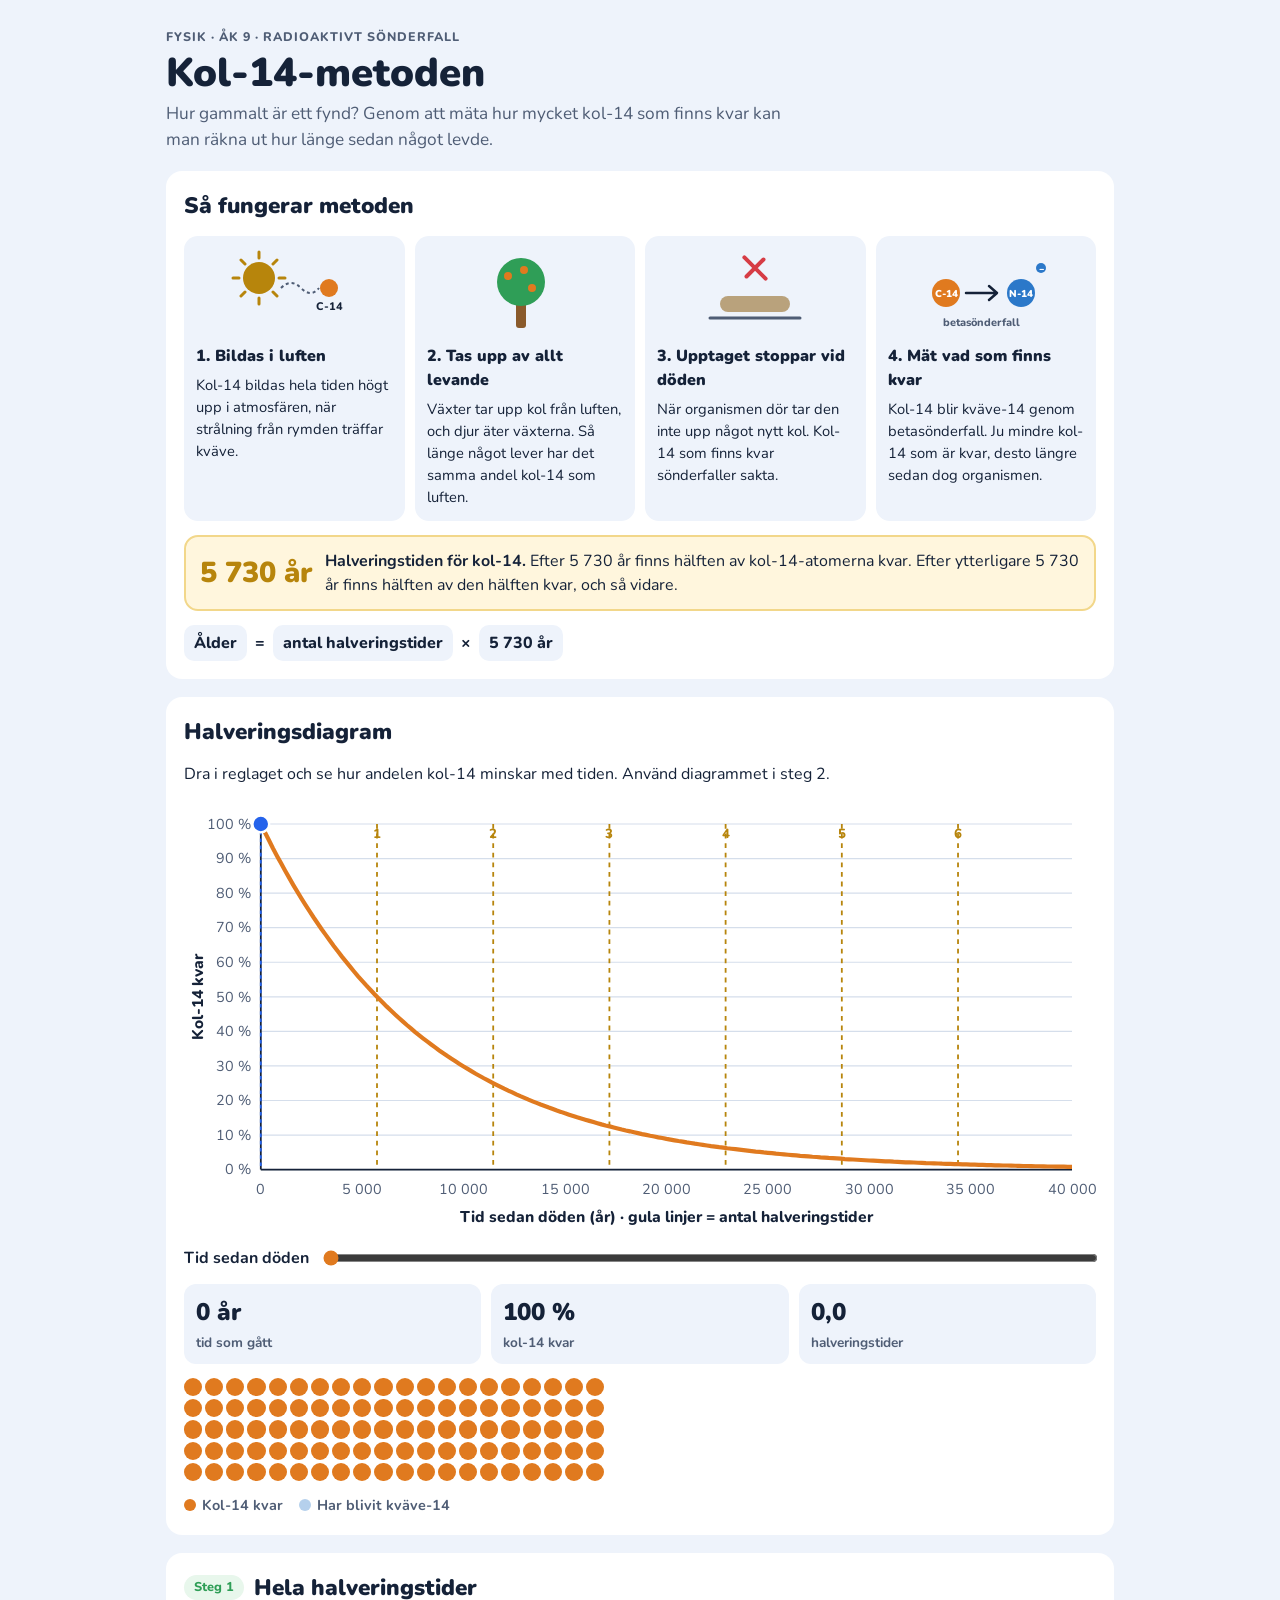
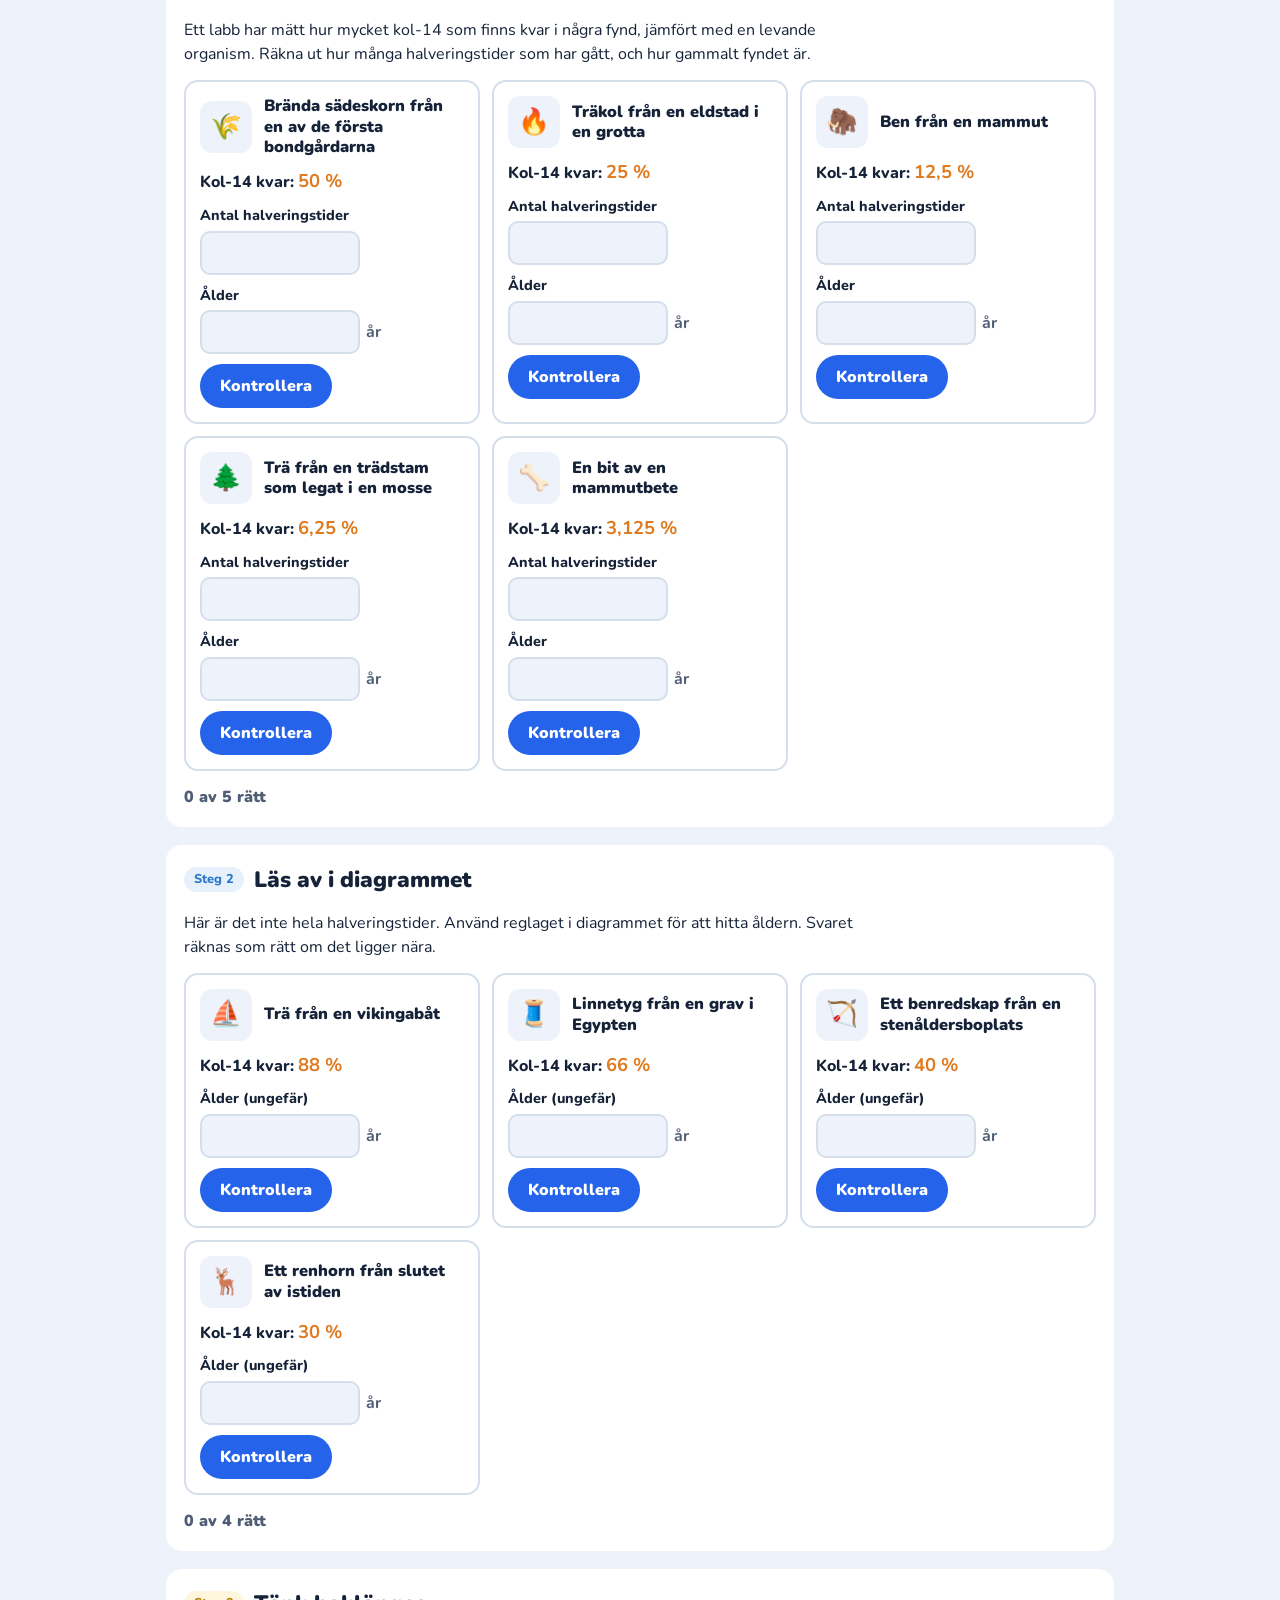
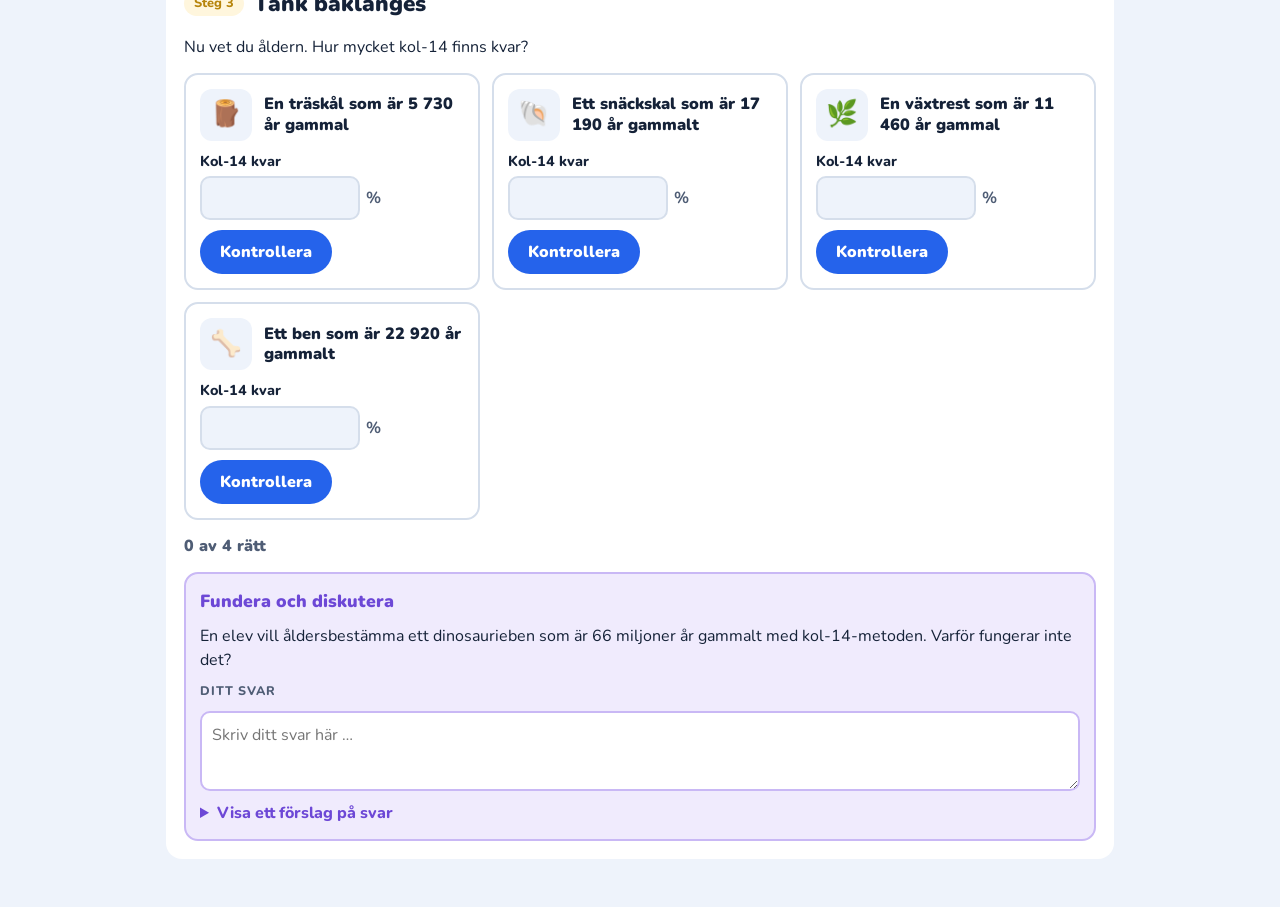
<file: fysik/atom-och-karnfysik/aktiviteter/kol14.html>
<!doctype html>
<html lang="sv">
<head>
<meta charset="utf-8">
<meta name="viewport" content="width=device-width,initial-scale=1,viewport-fit=cover">
<style>
:root{color-scheme:light;padding-top:env(safe-area-inset-top,0px);padding-bottom:env(safe-area-inset-bottom,0px)}
*,*::before,*::after{box-sizing:border-box}
body{margin:0;font:14px/1.45 system-ui,-apple-system,"Segoe UI",sans-serif}
img{max-width:100%}
[hidden]{display:none!important}
</style>
</head>
<body>
<title>Kol-14-metoden</title>
<meta name="claude:viewport-fit-sides" content="cover">
<link rel="stylesheet" href="https://fonts.googleapis.com/css2?family=Nunito:wght@500;700;800;900&family=Noto+Serif:wght@700&display=swap">
<style>
/* Samma formspråk som övningssidan. Layout: en kolumn – genomgång, diagram, tre steg med fynd. */
:root{
  --bg:#eef3fb; --panel:#ffffff; --ink:#152238; --muted:#4f5d75; --line:#d5deeb;
  --accent:#2563eb; --accent-ink:#ffffff; --accent-soft:#dbe7ff;
  --green-bg:#e8f7ec; --green-bd:#a9dfb8; --green:#2f9e57;
  --blue-bg:#e6f1fc; --blue-bd:#a8cdf1; --blue:#2b78c9;
  --yellow-bg:#fff6dd; --yellow-bd:#f2d78a; --yellow:#b7850c;
  --red-bg:#fdeaec; --red-bd:#f2b3b9; --red:#d63c45;
  --purple-bg:#f0ebfd; --purple-bd:#c9b8f5; --purple:#6d48d6;
  --c14:#e07a1f; --n14:#2b78c9;
  --font:"Nunito",system-ui,sans-serif; --serif:"Noto Serif",Georgia,serif;
}
@media (prefers-color-scheme:dark){:root:not([data-theme="light"]){
  --bg:#0f1626; --panel:#18223a; --ink:#e8edf7; --muted:#a6b1c6; --line:#2c3a58;
  --accent:#5b8cff; --accent-ink:#0f1626; --accent-soft:#233a6b;
  --green-bg:#16301f; --green-bd:#2f6b44; --green:#5fd38a;
  --blue-bg:#152a44; --blue-bd:#2f5d8f; --blue:#6fb0f2;
  --yellow-bg:#33290f; --yellow-bd:#6f5a1c; --yellow:#f0c44a;
  --red-bg:#3a1a20; --red-bd:#7a3540; --red:#ff7a82;
  --purple-bg:#251d45; --purple-bd:#4f3e94; --purple:#a88cff;
  --c14:#ff9f4a; --n14:#6fb0f2; color-scheme:dark}}
:root[data-theme="dark"]{
  --bg:#0f1626; --panel:#18223a; --ink:#e8edf7; --muted:#a6b1c6; --line:#2c3a58;
  --accent:#5b8cff; --accent-ink:#0f1626; --accent-soft:#233a6b;
  --green-bg:#16301f; --green-bd:#2f6b44; --green:#5fd38a;
  --blue-bg:#152a44; --blue-bd:#2f5d8f; --blue:#6fb0f2;
  --yellow-bg:#33290f; --yellow-bd:#6f5a1c; --yellow:#f0c44a;
  --red-bg:#3a1a20; --red-bd:#7a3540; --red:#ff7a82;
  --purple-bg:#251d45; --purple-bd:#4f3e94; --purple:#a88cff;
  --c14:#ff9f4a; --n14:#6fb0f2; color-scheme:dark}
body{background:var(--bg);color:var(--ink);font-family:var(--font);font-size:16px;line-height:1.5}
.wrap{max-width:980px;margin:0 auto;padding-block:28px 48px;padding-left:max(16px,env(safe-area-inset-left,0px));padding-right:max(16px,env(safe-area-inset-right,0px));display:grid;gap:18px}
header h1{margin:0;font-weight:900;font-size:clamp(1.8rem,4.5vw,2.5rem);line-height:1.1;text-wrap:balance}
header p{margin:6px 0 0;color:var(--muted);font-size:1.08rem;max-width:65ch}
.eyebrow{margin:0 0 4px;font-weight:800;text-transform:uppercase;letter-spacing:.08em;font-size:.78rem;color:var(--muted)}
.panel{background:var(--panel);border-radius:16px;padding:18px;display:grid;gap:14px;min-width:0}
h2{margin:0;font-weight:900;font-size:1.4rem;display:flex;gap:10px;align-items:center;flex-wrap:wrap}
h3{margin:0;font-weight:900;font-size:1.1rem}
p{margin:0}
.lead{max-width:70ch}
.chip{font-size:.8rem;font-weight:800;padding:3px 10px;border-radius:999px;background:var(--bg);color:var(--muted)}
.chip.l1{background:var(--green-bg);color:var(--green)} .chip.l2{background:var(--blue-bg);color:var(--blue)} .chip.l3{background:var(--yellow-bg);color:var(--yellow)}

/* genomgång */
.steps{display:grid;grid-template-columns:repeat(4,minmax(0,1fr));gap:10px;counter-reset:s}
.step{border-radius:14px;padding:12px;background:var(--bg);display:grid;gap:6px;align-content:start}
.step svg{width:100%;max-width:150px;height:auto;justify-self:center}
.step h3{font-size:1rem}
.step p{font-size:.92rem}
.key{display:grid;grid-template-columns:auto 1fr;gap:12px;align-items:center;padding:12px 14px;border-radius:14px;background:var(--yellow-bg);border:2px solid var(--yellow-bd)}
.key .big{font-weight:900;font-size:1.8rem;color:var(--yellow);font-variant-numeric:tabular-nums;white-space:nowrap}
.formula{display:flex;flex-wrap:wrap;gap:8px;align-items:center;font-weight:800}
.formula span{padding:6px 10px;border-radius:10px;background:var(--bg)}

/* diagram */
.chartwrap{overflow-x:auto}
#chart{display:block;width:100%;min-width:560px;height:auto}
.ctrl{display:grid;grid-template-columns:auto minmax(0,1fr);gap:12px;align-items:center}
.ctrl input{width:100%;accent-color:var(--c14)}
.readout{display:grid;grid-template-columns:repeat(3,minmax(0,1fr));gap:10px}
.ro{border-radius:12px;background:var(--bg);padding:10px 12px}
.ro b{display:block;font-size:1.5rem;font-weight:900;font-variant-numeric:tabular-nums}
.ro span{font-size:.85rem;color:var(--muted);font-weight:700}
.dots{display:grid;grid-template-columns:repeat(20,1fr);gap:3px;max-width:420px}
.dots i{aspect-ratio:1;border-radius:50%;background:var(--c14);transition:background .25s}
.dots i.n{background:var(--n14);opacity:.35}
.legend{display:flex;gap:16px;flex-wrap:wrap;font-size:.9rem;color:var(--muted);font-weight:700}
.legend i{display:inline-block;width:12px;height:12px;border-radius:50%;margin-right:6px;vertical-align:-1px}

/* fynd */
.finds{display:grid;grid-template-columns:repeat(auto-fill,minmax(280px,1fr));gap:12px}
.find{border-radius:14px;border:2px solid var(--line);background:var(--panel);padding:14px;display:grid;gap:10px;align-content:start}
.find .top{display:flex;gap:12px;align-items:center}
.find .ico{flex:none;width:52px;height:52px;border-radius:12px;background:var(--bg);display:grid;place-items:center;font-size:1.6rem}
.find h4{margin:0;font-weight:900;font-size:1.02rem;line-height:1.25}
.meas{font-weight:800}
.meas b{color:var(--c14);font-size:1.15rem}
.field{display:grid;gap:4px}
.field label{font-weight:800;font-size:.9rem}
.inrow{display:flex;gap:6px;align-items:center}
.inrow input{font:inherit;width:100%;max-width:160px;padding:8px 10px;border-radius:10px;border:2px solid var(--line);background:var(--bg);color:var(--ink);font-variant-numeric:tabular-nums}
.inrow input:focus{outline:none;border-color:var(--accent)}
.inrow span{color:var(--muted);font-weight:700}
.inrow input.ok{border-color:var(--green);background:var(--green-bg)}
.inrow input.no{border-color:var(--red);background:var(--red-bg)}
.btn{font:inherit;font-weight:900;padding:10px 20px;border-radius:999px;border:0;background:var(--accent);color:var(--accent-ink);cursor:pointer;justify-self:start}
.btn.sec{background:var(--panel);color:var(--accent);border:2px solid var(--accent)}
.fb{border-radius:10px;padding:10px 12px;font-size:.92rem;display:grid;gap:4px}
.fb.ok{background:var(--green-bg);border:1px solid var(--green-bd)}
.fb.no{background:var(--red-bg);border:1px solid var(--red-bd)}
.fb b.v{font-weight:900}
.fb summary{cursor:pointer;font-weight:800;color:var(--red)}
.fb details p{margin-top:6px}
.fb.ok b.v{color:var(--green)} .fb.no b.v{color:var(--red)}
.score{font-weight:900;color:var(--muted)}
.reflect{border-radius:14px;padding:14px;background:var(--purple-bg);border:2px solid var(--purple-bd);display:grid;gap:10px}
.reflect h3{color:var(--purple)}
.reflect textarea{font:inherit;width:100%;min-height:80px;padding:10px;border-radius:10px;border:2px solid var(--purple-bd);background:var(--panel);color:var(--ink);resize:vertical}
.reflect details summary{cursor:pointer;font-weight:800;color:var(--purple)}
.reflect details p{margin-top:8px}
button:focus-visible,input:focus-visible,textarea:focus-visible,summary:focus-visible{outline:3px solid var(--accent);outline-offset:2px}
@media (max-width:820px){.steps{grid-template-columns:repeat(2,minmax(0,1fr))}}
@media (max-width:480px){.steps{grid-template-columns:1fr}.readout{grid-template-columns:1fr 1fr}.key{grid-template-columns:1fr}}
@media (prefers-reduced-motion:reduce){.dots i{transition:none}}
</style>

<div class="wrap">
  <header>
    <p class="eyebrow">Fysik · Åk 9 · Radioaktivt sönderfall</p>
    <h1>Kol-14-metoden</h1>
    <p>Hur gammalt är ett fynd? Genom att mäta hur mycket kol-14 som finns kvar kan man räkna ut hur länge sedan något levde.</p>
  </header>

  <section class="panel" aria-labelledby="h-hur">
    <h2 id="h-hur">Så fungerar metoden</h2>
    <div class="steps">
      <div class="step">
        <svg viewBox="0 0 150 90" aria-hidden="true"><circle cx="40" cy="30" r="16" fill="var(--yellow)"/><g stroke="var(--yellow)" stroke-width="3" stroke-linecap="round"><path d="M40 4v6M40 50v6M14 30h6M60 30h6M22 12l4 4M54 44l4 4M22 48l4-4M54 16l4-4"/></g>
          <circle cx="110" cy="40" r="9" fill="var(--c14)"/><text x="110" y="62" text-anchor="middle" font-size="11" font-weight="800" fill="var(--ink)">C-14</text><path d="M62 40 q10 -10 20 0 t18 0" fill="none" stroke="var(--muted)" stroke-width="2" stroke-dasharray="3 3"/></svg>
        <h3>1. Bildas i luften</h3><p>Kol-14 bildas hela tiden högt upp i atmosfären, när strålning från rymden träffar kväve.</p></div>
      <div class="step">
        <svg viewBox="0 0 150 90" aria-hidden="true"><rect x="66" y="40" width="10" height="40" rx="3" fill="#8a5a2b"/><circle cx="71" cy="34" r="24" fill="var(--green)"/><circle cx="58" cy="28" r="4" fill="var(--c14)"/><circle cx="82" cy="40" r="4" fill="var(--c14)"/><circle cx="74" cy="22" r="4" fill="var(--c14)"/></svg>
        <h3>2. Tas upp av allt levande</h3><p>Växter tar upp kol från luften, och djur äter växterna. Så länge något lever har det samma andel kol-14 som luften.</p></div>
      <div class="step">
        <svg viewBox="0 0 150 90" aria-hidden="true"><path d="M30 70 h90" stroke="var(--muted)" stroke-width="3" stroke-linecap="round"/><rect x="40" y="48" width="70" height="16" rx="8" fill="#b9a27c"/><path d="M60 20 l30 0 M75 8 v24" stroke="var(--red)" stroke-width="4" stroke-linecap="round" transform="rotate(45 75 20)"/></svg>
        <h3>3. Upptaget stoppar vid döden</h3><p>När organismen dör tar den inte upp något nytt kol. Kol-14 som finns kvar sönderfaller sakta.</p></div>
      <div class="step">
        <svg viewBox="0 0 150 90" aria-hidden="true"><circle cx="35" cy="45" r="14" fill="var(--c14)"/><text x="35" y="49" text-anchor="middle" font-size="10" font-weight="900" fill="#fff">C-14</text>
          <path d="M55 45 h30 M78 38 l8 7 -8 7" fill="none" stroke="var(--ink)" stroke-width="2.5" stroke-linecap="round" stroke-linejoin="round"/>
          <circle cx="110" cy="45" r="14" fill="var(--n14)"/><text x="110" y="49" text-anchor="middle" font-size="10" font-weight="900" fill="#fff">N-14</text>
          <circle cx="130" cy="20" r="5" fill="var(--blue)"/><text x="130" y="23.5" text-anchor="middle" font-size="9" font-weight="900" fill="#fff">−</text><text x="70" y="78" text-anchor="middle" font-size="11" font-weight="800" fill="var(--muted)">betasönderfall</text></svg>
        <h3>4. Mät vad som finns kvar</h3><p>Kol-14 blir kväve-14 genom betasönderfall. Ju mindre kol-14 som är kvar, desto längre sedan dog organismen.</p></div>
    </div>
    <div class="key"><span class="big">5 730 år</span><p><b>Halveringstiden för kol-14.</b> Efter 5 730 år finns hälften av kol-14-atomerna kvar. Efter ytterligare 5 730 år finns hälften av den hälften kvar, och så vidare.</p></div>
    <div class="formula" aria-label="Formel"><span>Ålder</span>=<span>antal halveringstider</span>×<span>5 730 år</span></div>
  </section>

  <section class="panel" aria-labelledby="h-diag">
    <h2 id="h-diag">Halveringsdiagram</h2>
    <p class="lead">Dra i reglaget och se hur andelen kol-14 minskar med tiden. Använd diagrammet i steg 2.</p>
    <div class="chartwrap"><svg id="chart" viewBox="0 0 760 360" role="img" aria-label="Diagram över hur andelen kol-14 minskar med tiden, med halveringstiden 5730 år"></svg></div>
    <div class="ctrl"><label for="tid"><b>Tid sedan döden</b></label><input type="range" id="tid" min="0" max="40000" step="10" value="0"></div>
    <div class="readout">
      <div class="ro"><b id="roT">0 år</b><span>tid som gått</span></div>
      <div class="ro"><b id="roP">100 %</b><span>kol-14 kvar</span></div>
      <div class="ro"><b id="roH">0</b><span>halveringstider</span></div>
    </div>
    <div class="dots" id="dots" aria-hidden="true"></div>
    <div class="legend"><span><i style="background:var(--c14)"></i>Kol-14 kvar</span><span><i style="background:var(--n14);opacity:.35"></i>Har blivit kväve-14</span></div>
  </section>

  <section class="panel" aria-labelledby="h-s1">
    <h2 id="h-s1"><span class="chip l1">Steg 1</span>Hela halveringstider</h2>
    <p class="lead">Ett labb har mätt hur mycket kol-14 som finns kvar i några fynd, jämfört med en levande organism. Räkna ut hur många halveringstider som har gått, och hur gammalt fyndet är.</p>
    <div class="finds" id="f1"></div>
    <p class="score" id="s1"></p>
  </section>

  <section class="panel" aria-labelledby="h-s2">
    <h2 id="h-s2"><span class="chip l2">Steg 2</span>Läs av i diagrammet</h2>
    <p class="lead">Här är det inte hela halveringstider. Använd reglaget i diagrammet för att hitta åldern. Svaret räknas som rätt om det ligger nära.</p>
    <div class="finds" id="f2"></div>
    <p class="score" id="s2"></p>
  </section>

  <section class="panel" aria-labelledby="h-s3">
    <h2 id="h-s3"><span class="chip l3">Steg 3</span>Tänk baklänges</h2>
    <p class="lead">Nu vet du åldern. Hur mycket kol-14 finns kvar?</p>
    <div class="finds" id="f3"></div>
    <p class="score" id="s3"></p>
    <div class="reflect">
      <h3>Fundera och diskutera</h3>
      <p>En elev vill åldersbestämma ett dinosaurieben som är 66 miljoner år gammalt med kol-14-metoden. Varför fungerar inte det?</p>
      <label for="refl" class="eyebrow" style="margin:0">Ditt svar</label>
      <textarea id="refl" placeholder="Skriv ditt svar här …"></textarea>
      <details><summary>Visa ett förslag på svar</summary>
        <p>Efter ungefär 50 000 år, knappt 9 halveringstider, finns så lite kol-14 kvar att det inte går att mäta. Dessutom är fossila dinosaurieben förstenade, så det ursprungliga kolet finns oftast inte kvar. För riktigt gamla saker använder man andra radioaktiva ämnen med mycket längre halveringstid, till exempel kalium-40 eller uran.</p></details>
    </div>
  </section>
</div>

<script>
const T = 5730;
const $ = id => document.getElementById(id);
const fmt = n => Math.round(n).toLocaleString("sv-SE");
const kvar = t => 100 * Math.pow(0.5, t / T);
const alder = p => T * Math.log2(100 / p);

/* ---------- Diagram ---------- */
const W = 760, H = 360, L = 64, R = 20, TOP = 20, B = 52, XMAX = 40000;
const X = t => L + (t / XMAX) * (W - L - R), Y = p => TOP + (1 - p / 100) * (H - TOP - B);
function drawChart() {
  let g = "";
  for (let p = 0; p <= 100; p += 10) g += `<line x1="${L}" x2="${W - R}" y1="${Y(p)}" y2="${Y(p)}" stroke="var(--line)" stroke-width="1"/><text x="${L - 8}" y="${Y(p) + 4}" text-anchor="end" font-size="12" fill="var(--muted)">${p} %</text>`;
  for (let t = 0; t <= XMAX; t += 5000) g += `<text x="${X(t)}" y="${H - B + 20}" text-anchor="middle" font-size="12" fill="var(--muted)">${fmt(t)}</text>`;
  for (let k = 1; k <= 6; k++) { const t = k * T; g += `<line x1="${X(t)}" x2="${X(t)}" y1="${Y(100)}" y2="${Y(0)}" stroke="var(--yellow)" stroke-width="1.5" stroke-dasharray="4 4"/><text x="${X(t)}" y="${TOP + 12}" text-anchor="middle" font-size="11" font-weight="800" fill="var(--yellow)">${k}</text>`; }
  g += `<text x="${X(XMAX / 2)}" y="${H - 8}" text-anchor="middle" font-size="13" font-weight="800" fill="var(--ink)">Tid sedan döden (år) · gula linjer = antal halveringstider</text>`;
  g += `<text transform="translate(16 ${(TOP + H - B) / 2}) rotate(-90)" text-anchor="middle" font-size="13" font-weight="800" fill="var(--ink)">Kol-14 kvar</text>`;
  g += `<line x1="${L}" x2="${W - R}" y1="${Y(0)}" y2="${Y(0)}" stroke="var(--ink)" stroke-width="1.5"/><line x1="${L}" x2="${L}" y1="${Y(0)}" y2="${Y(100)}" stroke="var(--ink)" stroke-width="1.5"/>`;
  let d = ""; for (let t = 0; t <= XMAX; t += 200) d += (t ? "L" : "M") + X(t).toFixed(1) + " " + Y(kvar(t)).toFixed(1);
  g += `<path d="${d}" fill="none" stroke="var(--c14)" stroke-width="3.5"/>`;
  g += `<g id="mark"><line id="mV" stroke="var(--accent)" stroke-width="1.5" stroke-dasharray="3 3"/><line id="mH" stroke="var(--accent)" stroke-width="1.5" stroke-dasharray="3 3"/><circle id="mC" r="7" fill="var(--accent)" stroke="var(--panel)" stroke-width="2"/></g>`;
  $("chart").innerHTML = g;
}
function update() {
  const t = +$("tid").value, p = kvar(t);
  $("roT").textContent = fmt(t) + " år";
  $("roP").textContent = (p > 99.95 ? "100" : p.toFixed(1)).replace(".", ",") + " %";
  $("roH").textContent = (t / T).toFixed(1).replace(".", ",");
  const x = X(t), y = Y(p);
  const s = (id, a) => Object.entries(a).forEach(([k, v]) => $(id).setAttribute(k, v));
  s("mV", { x1: x, x2: x, y1: y, y2: Y(0) }); s("mH", { x1: L, x2: x, y1: y, y2: y }); s("mC", { cx: x, cy: y });
  const n = Math.round(p);
  $("dots").querySelectorAll("i").forEach((d, i) => d.classList.toggle("n", i >= n));
}
$("dots").innerHTML = Array.from({ length: 100 }, () => "<i></i>").join("");
drawChart(); update();
$("tid").addEventListener("input", update);

/* ---------- Fynd ---------- */
const STEG1 = [
  { ico: "🌾", namn: "Brända sädeskorn från en av de första bondgårdarna", p: 50 },
  { ico: "🔥", namn: "Träkol från en eldstad i en grotta", p: 25 },
  { ico: "🦣", namn: "Ben från en mammut", p: 12.5 },
  { ico: "🌲", namn: "Trä från en trädstam som legat i en mosse", p: 6.25 },
  { ico: "🦴", namn: "En bit av en mammutbete", p: 3.125 }
];
const STEG2 = [
  { ico: "⛵", namn: "Trä från en vikingabåt", p: 88 },
  { ico: "🧵", namn: "Linnetyg från en grav i Egypten", p: 66 },
  { ico: "🏹", namn: "Ett benredskap från en stenåldersboplats", p: 40 },
  { ico: "🦌", namn: "Ett renhorn från slutet av istiden", p: 30 }
];
const STEG3 = [
  { ico: "🪵", namn: "En träskål som är 5 730 år gammal", t: 5730 },
  { ico: "🐚", namn: "Ett snäckskal som är 17 190 år gammalt", t: 17190 },
  { ico: "🌿", namn: "En växtrest som är 11 460 år gammal", t: 11460 },
  { ico: "🦴", namn: "Ett ben som är 22 920 år gammalt", t: 22920 }
];
const pTxt = p => String(p).replace(".", ",") + " %";
const tal = v => parseFloat(String(v).replace(/\s/g, "").replace(",", "."));

function kort(f, i, steg) {
  const id = `s${steg}-${i}`;
  let falt = "";
  if (steg === 1) falt = `<div class="field"><label for="${id}-h">Antal halveringstider</label><div class="inrow"><input id="${id}-h" inputmode="decimal" autocomplete="off"></div></div>
    <div class="field"><label for="${id}-a">Ålder</label><div class="inrow"><input id="${id}-a" inputmode="numeric" autocomplete="off"><span>år</span></div></div>`;
  if (steg === 2) falt = `<div class="field"><label for="${id}-a">Ålder (ungefär)</label><div class="inrow"><input id="${id}-a" inputmode="numeric" autocomplete="off"><span>år</span></div></div>`;
  if (steg === 3) falt = `<div class="field"><label for="${id}-p">Kol-14 kvar</label><div class="inrow"><input id="${id}-p" inputmode="decimal" autocomplete="off"><span>%</span></div></div>`;
  return `<article class="find" data-steg="${steg}" data-i="${i}"><div class="top"><span class="ico" aria-hidden="true">${f.ico}</span><h4>${f.namn}</h4></div>
    ${steg < 3 ? `<p class="meas">Kol-14 kvar: <b>${pTxt(f.p)}</b></p>` : ""}${falt}
    <button type="button" class="btn" data-check="${id}">Kontrollera</button><div class="fb" id="${id}-fb" hidden aria-live="polite"></div></article>`;
}
$("f1").innerHTML = STEG1.map((f, i) => kort(f, i, 1)).join("");
$("f2").innerHTML = STEG2.map((f, i) => kort(f, i, 2)).join("");
$("f3").innerHTML = STEG3.map((f, i) => kort(f, i, 3)).join("");

const klara = { 1: new Set(), 2: new Set(), 3: new Set() };
function poang() { [[1, STEG1], [2, STEG2], [3, STEG3]].forEach(([s, a]) => $("s" + s).textContent = `${klara[s].size} av ${a.length} rätt`); }
function mark(el, ok) { el.classList.toggle("ok", ok); el.classList.toggle("no", !ok); }

document.addEventListener("click", e => {
  const b = e.target.closest("[data-check]"); if (!b) return;
  const id = b.dataset.check, [s, i] = id.slice(1).split("-").map(Number), fb = $(id + "-fb");
  let ok = false, txt = "";
  if (s === 1) {
    const f = STEG1[i], h = Math.log2(100 / f.p), a = h * T;
    const hEl = $(id + "-h"), aEl = $(id + "-a"), hv = tal(hEl.value), av = tal(aEl.value);
    const okH = Math.abs(hv - h) < 0.01, okA = Math.abs(av - a) <= 10;
    mark(hEl, okH); mark(aEl, okA); ok = okH && okA;
    const kedja = [100]; for (let k = 0; k < h; k++) kedja.push(kedja[k] / 2);
    txt = `${kedja.map(pTxt).join(" → ")}: det är <b>${h}</b> halveringstider.<br>${h} × 5 730 år = <b>${fmt(a)} år</b>.`;
  }
  if (s === 2) {
    const f = STEG2[i], a = alder(f.p), el = $(id + "-a"), v = tal(el.value);
    ok = Math.abs(v - a) <= Math.max(300, a * 0.1); mark(el, ok);
    txt = `${pTxt(f.p)} kol-14 kvar motsvarar ungefär <b>${fmt(Math.round(a / 100) * 100)} år</b>. Svar mellan ungefär ${fmt(Math.round((a - Math.max(300, a * .1)) / 50) * 50)} och ${fmt(Math.round((a + Math.max(300, a * .1)) / 50) * 50)} år räknas som rätt.`;
  }
  if (s === 3) {
    const f = STEG3[i], h = f.t / T, p = kvar(f.t), el = $(id + "-p"), v = tal(el.value);
    ok = Math.abs(v - p) < 0.05; mark(el, ok);
    txt = `${fmt(f.t)} år ÷ 5 730 år = <b>${h}</b> halveringstider. 100 % halveras ${h} ${h === 1 ? "gång" : "gånger"}: <b>${pTxt(p)}</b> kol-14 kvar.`;
  }
  if (ok) klara[s].add(i); else klara[s].delete(i);
  fb.hidden = false; fb.className = "fb " + (ok ? "ok" : "no");
  fb.innerHTML = ok ? `<b class="v">Rätt!</b><span>${txt}</span>`
    : `<b class="v">Inte riktigt – försök igen.</b><details><summary>Visa lösningen</summary><p>${txt}</p></details>`;
  poang();
});
document.addEventListener("keydown", e => { if (e.key === "Enter" && e.target.matches(".find input")) e.target.closest(".find").querySelector("[data-check]").click(); });
poang();
</script>

</body>
</html>
</file>
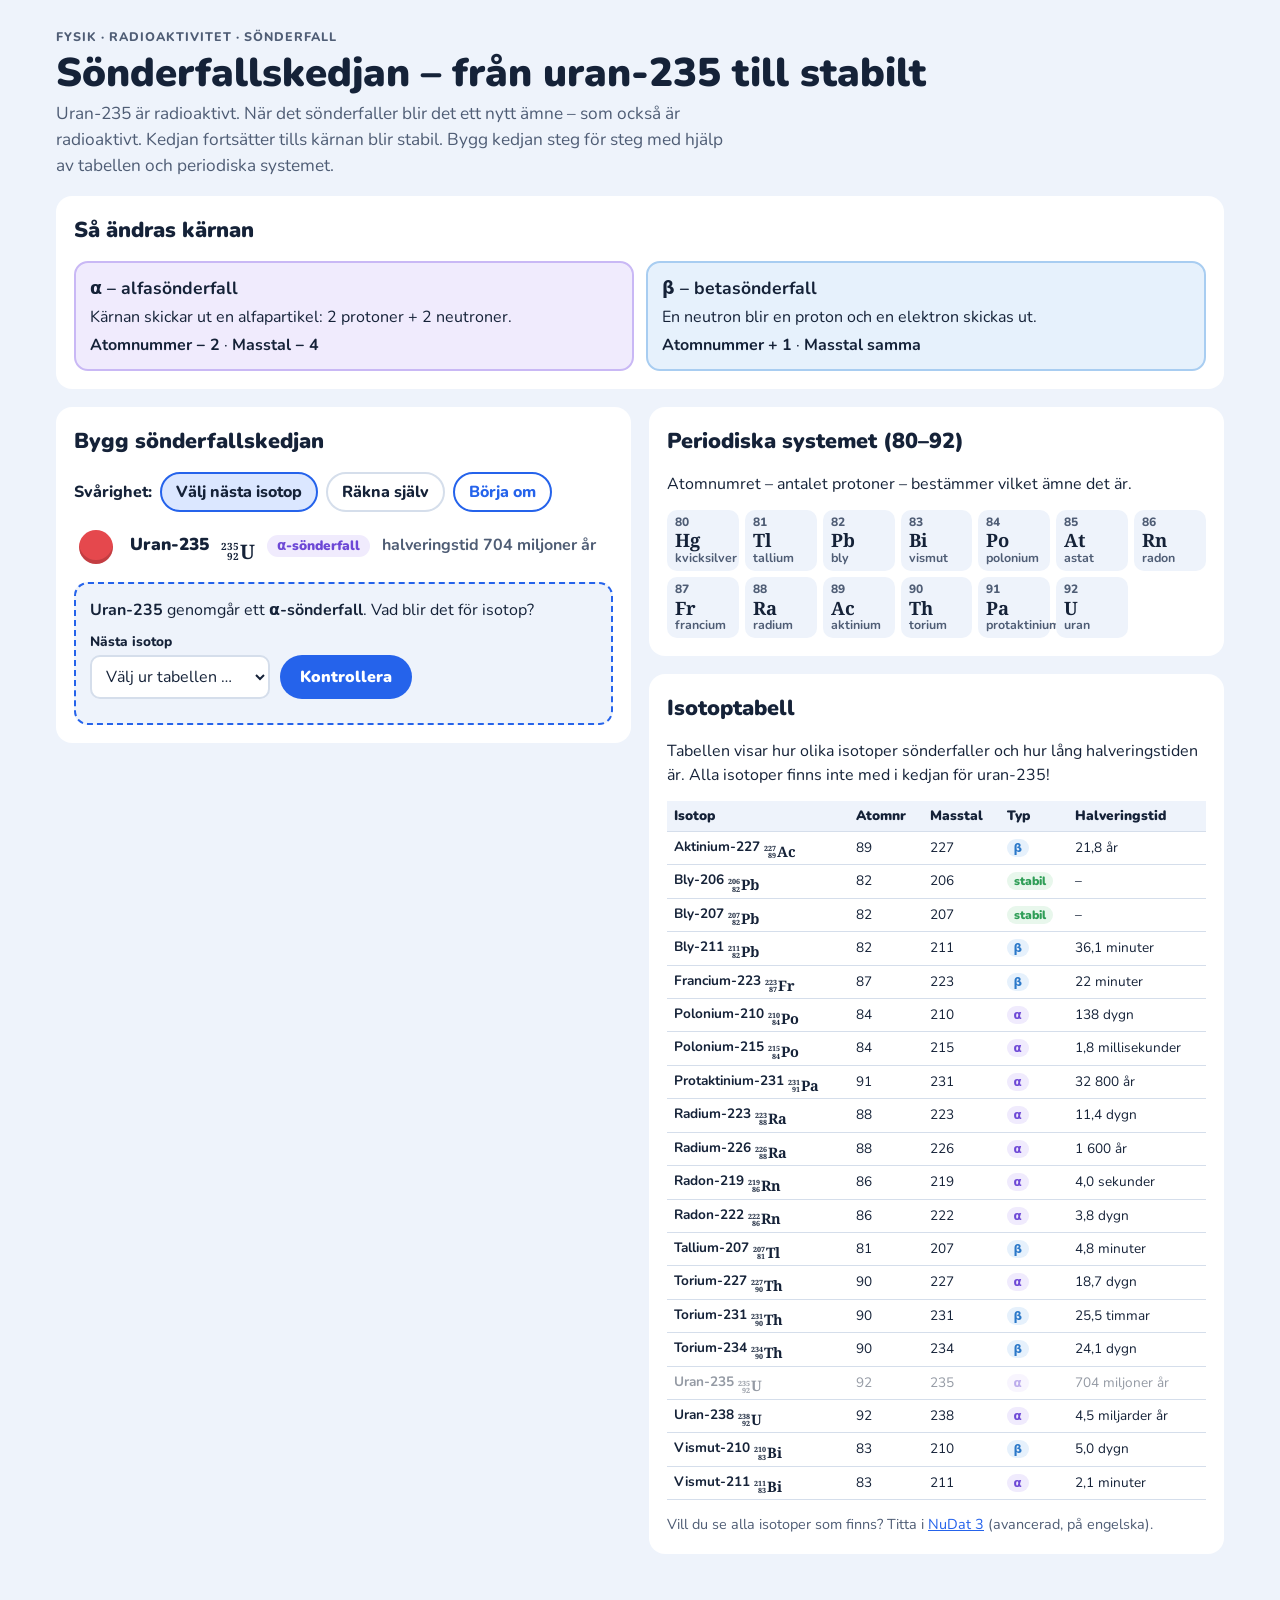
<file: fysik/atom-och-karnfysik/aktiviteter/sonderfallskedja.html>
<!doctype html>
<html lang="sv">
<head>
<meta charset="utf-8">
<meta name="viewport" content="width=device-width,initial-scale=1">
<title>Sönderfallskedjan för uran-235</title>
<link rel="stylesheet" href="https://fonts.googleapis.com/css2?family=Nunito:wght@500;700;800;900&family=Noto+Serif:wght@700&display=swap">
<style>
*,*::before,*::after{box-sizing:border-box}
[hidden]{display:none!important}
:root{
  --bg:#eef3fb; --panel:#ffffff; --ink:#152238; --muted:#4f5d75; --line:#d5deeb;
  --accent:#2563eb; --accent-ink:#ffffff; --accent-soft:#dbe7ff;
  --green-bg:#e8f7ec; --green-bd:#a9dfb8; --green:#2f9e57;
  --blue-bg:#e6f1fc; --blue-bd:#a8cdf1; --blue:#2b78c9;
  --yellow-bg:#fff6dd; --yellow-bd:#f2d78a; --yellow:#b7850c;
  --red-bg:#fdeaec; --red-bd:#f2b3b9; --red:#d63c45;
  --purple-bg:#f0ebfd; --purple-bd:#c9b8f5; --purple:#6d48d6;
  --c14:#e07a1f; --n14:#2b78c9;
  --font:"Nunito",system-ui,sans-serif; --serif:"Noto Serif",Georgia,serif;
}
@media (prefers-color-scheme:dark){:root:not([data-theme="light"]){
  --bg:#0f1626; --panel:#18223a; --ink:#e8edf7; --muted:#a6b1c6; --line:#2c3a58;
  --accent:#5b8cff; --accent-ink:#0f1626; --accent-soft:#233a6b;
  --green-bg:#16301f; --green-bd:#2f6b44; --green:#5fd38a;
  --blue-bg:#152a44; --blue-bd:#2f5d8f; --blue:#6fb0f2;
  --yellow-bg:#33290f; --yellow-bd:#6f5a1c; --yellow:#f0c44a;
  --red-bg:#3a1a20; --red-bd:#7a3540; --red:#ff7a82;
  --purple-bg:#251d45; --purple-bd:#4f3e94; --purple:#a88cff;
  --c14:#ff9f4a; --n14:#6fb0f2; color-scheme:dark}}
:root[data-theme="dark"]{
  --bg:#0f1626; --panel:#18223a; --ink:#e8edf7; --muted:#a6b1c6; --line:#2c3a58;
  --accent:#5b8cff; --accent-ink:#0f1626; --accent-soft:#233a6b;
  --green-bg:#16301f; --green-bd:#2f6b44; --green:#5fd38a;
  --blue-bg:#152a44; --blue-bd:#2f5d8f; --blue:#6fb0f2;
  --yellow-bg:#33290f; --yellow-bd:#6f5a1c; --yellow:#f0c44a;
  --red-bg:#3a1a20; --red-bd:#7a3540; --red:#ff7a82;
  --purple-bg:#251d45; --purple-bd:#4f3e94; --purple:#a88cff;
  --c14:#ff9f4a; --n14:#6fb0f2; color-scheme:dark}
body{margin:0;background:var(--bg);color:var(--ink);font-family:var(--font);font-size:16px;line-height:1.5}
.wrap{max-width:1200px;margin:0 auto;padding:28px 16px 48px;display:grid;gap:18px}
header h1{margin:0;font-weight:900;font-size:clamp(1.8rem,4.5vw,2.5rem);line-height:1.1}
header p{margin:6px 0 0;color:var(--muted);font-size:1.08rem;max-width:68ch}
.eyebrow{margin:0 0 4px;font-weight:800;text-transform:uppercase;letter-spacing:.08em;font-size:.78rem;color:var(--muted)}
.panel{background:var(--panel);border-radius:16px;padding:18px;display:grid;gap:14px;min-width:0}
h2{margin:0;font-weight:900;font-size:1.35rem}
h3{margin:0;font-weight:900;font-size:1.05rem}
p{margin:0}
a{color:var(--accent)}
.regler{display:grid;grid-template-columns:repeat(auto-fit,minmax(260px,1fr));gap:12px}
.regel{border-radius:14px;padding:12px 14px;display:grid;gap:4px}
.regel.a{background:var(--purple-bg);border:2px solid var(--purple-bd)}
.regel.b{background:var(--blue-bg);border:2px solid var(--blue-bd)}
.regel b.t{font-size:1.1rem}
.regel .ex{font-family:var(--serif);font-weight:700}
.ps{display:grid;grid-template-columns:repeat(auto-fill,minmax(82px,1fr));gap:6px}
.ps div{border-radius:10px;background:var(--bg);padding:6px 8px;display:grid;line-height:1.15}
.ps small{color:var(--muted);font-weight:800;font-size:.75rem}
.ps b{font-family:var(--serif);font-size:1.35rem}
.ps span{font-size:.78rem;color:var(--muted);font-weight:700}
.tabwrap{overflow-x:auto}
table{border-collapse:collapse;width:100%;font-size:.95rem}
th,td{padding:7px 10px;text-align:left;border-bottom:1px solid var(--line);white-space:nowrap}
th{background:var(--bg);font-weight:900}
td.num{font-variant-numeric:tabular-nums}
.typ{font-weight:900;border-radius:999px;padding:1px 10px;font-size:.85rem}
.typ.alfa{background:var(--purple-bg);color:var(--purple)}
.typ.beta{background:var(--blue-bg);color:var(--blue)}
.typ.stabil{background:var(--green-bg);color:var(--green)}
tr.anv td{opacity:.45}
.lage{display:flex;gap:8px;flex-wrap:wrap;align-items:center}
.lage button{font:inherit;font-weight:800;padding:6px 14px;border-radius:999px;border:2px solid var(--line);background:var(--panel);color:var(--ink);cursor:pointer}
.lage button[aria-pressed="true"]{border-color:var(--accent);background:var(--accent-soft)}
.kedja{list-style:none;margin:0;padding:0;display:grid;gap:0}
.kedja li{display:grid;grid-template-columns:44px 1fr;gap:12px;align-items:start}
.kedja .prick{width:34px;height:34px;border-radius:50%;justify-self:center;margin-top:4px;box-shadow:inset 0 -4px 0 rgba(0,0,0,.15)}
.kedja .pil{grid-column:1;justify-self:center;width:3px;height:22px;background:var(--line);position:relative}
.kedja .info{display:flex;flex-wrap:wrap;gap:4px 12px;align-items:baseline;padding:6px 0}
.kedja .namn{font-weight:900;font-size:1.08rem}
.not{font-family:var(--serif);font-weight:700;display:inline-grid;grid-template-columns:auto auto;align-items:center;line-height:1}
.not .s{display:grid;font-size:.62em;text-align:right;margin-right:1px}
.not .X{font-size:1.25em}
.steg{border-radius:14px;border:2px dashed var(--accent);padding:14px;display:grid;gap:10px;background:var(--bg)}
.rad{display:flex;flex-wrap:wrap;gap:10px;align-items:end}
.falt{display:grid;gap:3px}
.falt label{font-weight:800;font-size:.85rem}
.falt input,.falt select{font:inherit;padding:8px 10px;border-radius:10px;border:2px solid var(--line);background:var(--panel);color:var(--ink);width:110px}
.falt select{width:auto;min-width:180px}
.falt .ok{border-color:var(--green);background:var(--green-bg)}
.falt .no{border-color:var(--red);background:var(--red-bg)}
.btn{font:inherit;font-weight:900;padding:10px 20px;border-radius:999px;border:0;background:var(--accent);color:var(--accent-ink);cursor:pointer}
.btn.sec{background:var(--panel);color:var(--accent);border:2px solid var(--accent)}
.fb{border-radius:10px;padding:10px 12px;font-size:.95rem}
.fb.ok{background:var(--green-bg);border:1px solid var(--green-bd)}
.fb.no{background:var(--red-bg);border:1px solid var(--red-bd)}
.klar{border-radius:14px;padding:14px;background:var(--green-bg);border:2px solid var(--green-bd);display:grid;gap:8px}
.fragor{border-radius:14px;padding:14px;background:var(--purple-bg);border:2px solid var(--purple-bd);display:grid;gap:10px}
.fragor h3{color:var(--purple)}
.fragor ol{margin:0;padding-left:1.3em;display:grid;gap:8px}
.fragor details summary{cursor:pointer;font-weight:800;color:var(--purple)}
.fragor details{margin-top:4px}
.tva{display:grid;grid-template-columns:minmax(0,1fr) minmax(0,1fr);gap:18px;align-items:start}
.bygg,.ref{display:grid;gap:18px;min-width:0}
.ref table{font-size:.85rem}
.ref th,.ref td{padding:5px 7px}
.ref td.tid{white-space:normal;min-width:80px}
.ref th{white-space:normal}
.ref td .not{font-size:.85em}
.ref .typ{font-size:.75rem;padding:1px 7px}
.ref .ps{grid-template-columns:repeat(auto-fill,minmax(68px,1fr))}
.ref .ps b{font-size:1.15rem}
@media (max-width:860px){.tva{grid-template-columns:1fr}}
button:focus-visible,input:focus-visible,select:focus-visible,summary:focus-visible{outline:3px solid var(--accent);outline-offset:2px}
</style>
</head>
<body>
<div class="wrap">
  <header>
    <p class="eyebrow">Fysik · Radioaktivitet · Sönderfall</p>
    <h1>Sönderfallskedjan – från uran-235 till stabilt</h1>
    <p>Uran-235 är radioaktivt. När det sönderfaller blir det ett nytt ämne – som också är radioaktivt. Kedjan fortsätter tills kärnan blir stabil. Bygg kedjan steg för steg med hjälp av tabellen och periodiska systemet.</p>
  </header>

  <section class="panel" aria-labelledby="h-regler">
    <h2 id="h-regler">Så ändras kärnan</h2>
    <div class="regler">
      <div class="regel a"><b class="t">α – alfasönderfall</b><p>Kärnan skickar ut en alfapartikel: 2 protoner + 2 neutroner.</p><p><b>Atomnummer − 2</b> · <b>Masstal − 4</b></p></div>
      <div class="regel b"><b class="t">β – betasönderfall</b><p>En neutron blir en proton och en elektron skickas ut.</p><p><b>Atomnummer + 1</b> · <b>Masstal samma</b></p></div>
    </div>
  </section>

  <div class="tva">
    <div class="bygg">
  <section class="panel" aria-labelledby="h-kedja">
    <h2 id="h-kedja">Bygg sönderfallskedjan</h2>
    <div class="lage" role="group" aria-label="Svårighet"><span style="font-weight:800">Svårighet:</span>
      <button type="button" data-lage="valj" aria-pressed="true">Välj nästa isotop</button>
      <button type="button" data-lage="rakna" aria-pressed="false">Räkna själv</button>
      <button type="button" class="btn sec" id="omstart" style="padding:6px 14px">Börja om</button></div>
    <ol class="kedja" id="kedja"></ol>
    <div class="steg" id="steg"></div>
    <div class="klar" id="klar" hidden></div>
    <div class="fragor" id="fragor" hidden>
      <h3>Fundera och svara</h3>
      <ol>
        <li>Hur många alfasönderfall och hur många betasönderfall finns i kedjan?
          <details><summary>Visa svar</summary>7 alfasönderfall och 4 betasönderfall. Kontroll: masstalet minskar med 7 · 4 = 28 (235 − 28 = 207) och atomnumret blir 92 − 7 · 2 + 4 = 82 (bly).</details></li>
        <li>Vilken isotop i kedjan har längst halveringstid? Vilken har kortast?
          <details><summary>Visa svar</summary>Längst: uran-235 (cirka 704 miljoner år). Kortast: polonium-215 (under 2 millisekunder).</details></li>
        <li>Uran-235 bildades för miljarder år sedan. Varför finns det fortfarande uran-235 på jorden?
          <details><summary>Visa svar</summary>Halveringstiden är så lång (cirka 704 miljoner år) att allt inte har hunnit sönderfalla.</details></li>
        <li>Radon-219 är en gas. Varför är det farligt att andas in radon, fast halveringstiden är kort?
          <details><summary>Visa svar</summary>Radon sönderfaller inne i lungorna och sänder ut joniserande strålning (alfa) direkt mot cellerna. Döttrarna – polonium och bly – är också radioaktiva.</details></li>
      </ol>
    </div>
  </section>
    </div>
    <div class="ref">
  <section class="panel" aria-labelledby="h-ps">
    <h2 id="h-ps">Periodiska systemet (80–92)</h2>
    <p>Atomnumret – antalet protoner – bestämmer vilket ämne det är.</p>
    <div class="ps" id="ps"></div>
  </section>

  <section class="panel" aria-labelledby="h-tab">
    <h2 id="h-tab">Isotoptabell</h2>
    <p>Tabellen visar hur olika isotoper sönderfaller och hur lång halveringstiden är. Alla isotoper finns inte med i kedjan för uran-235!</p>
    <div class="tabwrap"><table><thead><tr><th>Isotop</th><th>Atom&shy;nr</th><th>Mass&shy;tal</th><th>Typ</th><th>Halverings&shy;tid</th></tr></thead><tbody id="tab"></tbody></table></div>
    <p style="font-size:.9rem;color:var(--muted)">Vill du se alla isotoper som finns? Titta i <a href="https://www.nndc.bnl.gov/nudat3/" target="_blank" rel="noopener">NuDat 3</a> (avancerad, på engelska).</p>
  </section>

    </div>
  </div>
</div>
<script>
const AMNE = { 80: ["Hg", "kvicksilver"], 81: ["Tl", "tallium"], 82: ["Pb", "bly"], 83: ["Bi", "vismut"], 84: ["Po", "polonium"], 85: ["At", "astat"],
  86: ["Rn", "radon"], 87: ["Fr", "francium"], 88: ["Ra", "radium"], 89: ["Ac", "aktinium"], 90: ["Th", "torium"], 91: ["Pa", "protaktinium"], 92: ["U", "uran"] };
// [atomnummer, masstal, sönderfall, halveringstid]  – källa: NuDat 3 (NNDC), avrundat
const ISOTOPER = [
  [92, 235, "alfa", "704 miljoner år"], [90, 231, "beta", "25,5 timmar"], [91, 231, "alfa", "32 800 år"], [89, 227, "beta", "21,8 år"],
  [90, 227, "alfa", "18,7 dygn"], [88, 223, "alfa", "11,4 dygn"], [86, 219, "alfa", "4,0 sekunder"], [84, 215, "alfa", "1,8 millisekunder"],
  [82, 211, "beta", "36,1 minuter"], [83, 211, "alfa", "2,1 minuter"], [81, 207, "beta", "4,8 minuter"], [82, 207, "stabil", "–"],
  // finns inte i kedjan
  [92, 238, "alfa", "4,5 miljarder år"], [90, 234, "beta", "24,1 dygn"], [88, 226, "alfa", "1 600 år"], [86, 222, "alfa", "3,8 dygn"],
  [84, 210, "alfa", "138 dygn"], [82, 206, "stabil", "–"], [87, 223, "beta", "22 minuter"], [83, 210, "beta", "5,0 dygn"]
];
const KEDJA = ["92-235", "90-231", "91-231", "89-227", "90-227", "88-223", "86-219", "84-215", "82-211", "83-211", "81-207", "82-207"];
const FARG = ["#e5484d", "#f06a2b", "#f59f00", "#e8b100", "#c9c400", "#7ec850", "#3fbf8f", "#2fb3c9", "#3b8de0", "#5b6ef0", "#8a5cf0", "#7a7f8c"];
const iso = k => ISOTOPER.find(x => x[0] + "-" + x[1] === k);
const namn = ([Z, A]) => `${AMNE[Z][1][0].toUpperCase() + AMNE[Z][1].slice(1)}-${A}`;
const not = ([Z, A]) => `<span class="not"><span class="s"><span>${A}</span><span>${Z}</span></span><span class="X">${AMNE[Z][0]}</span></span>`;
const typText = t => t === "alfa" ? "α-sönderfall" : t === "beta" ? "β-sönderfall" : "stabil";
const $ = id => document.getElementById(id);
let steg = 1, lage = "valj", forsok = 0;

$("ps").innerHTML = Object.entries(AMNE).map(([Z, [X, n]]) => `<div><small>${Z}</small><b>${X}</b><span>${n}</span></div>`).join("");
const sorterad = [...ISOTOPER].sort((a, b) => AMNE[a[0]][1].localeCompare(AMNE[b[0]][1], "sv") || a[1] - b[1]);
function tabell() {
  const anv = new Set(KEDJA.slice(0, steg));
  $("tab").innerHTML = sorterad.map(x => `<tr class="${anv.has(x[0] + "-" + x[1]) ? "anv" : ""}"><td><b>${namn(x)}</b> ${not(x)}</td><td class="num">${x[0]}</td><td class="num">${x[1]}</td>
    <td><span class="typ ${x[2]}">${x[2] === "alfa" ? "α" : x[2] === "beta" ? "β" : "stabil"}</span></td><td class="num tid">${x[3]}</td></tr>`).join("");
}
function kedja() {
  $("kedja").innerHTML = KEDJA.slice(0, steg).map((k, i) => { const x = iso(k);
    return `${i ? `<li aria-hidden="true"><span class="pil"></span><span style="font-size:.85rem;color:var(--muted);font-weight:800;padding:0">${typText(iso(KEDJA[i - 1])[2])}</span></li>` : ""}
      <li><span class="prick" style="background:${FARG[i]}"></span><div class="info"><span class="namn">${namn(x)}</span>${not(x)}
      <span class="typ ${x[2]}">${typText(x[2])}</span><span style="color:var(--muted);font-weight:700">${x[2] === "stabil" ? "" : "halveringstid " + x[3]}</span></div></li>`; }).join("");
}
function stegRuta() {
  const klar = steg >= KEDJA.length;
  $("klar").hidden = !klar; $("fragor").hidden = !klar; $("steg").hidden = klar;
  if (klar) { $("klar").innerHTML = `<h3>Kedjan är klar! 🎉</h3><p>Bly-207 är stabilt och sönderfaller inte mer. Uran-235 har gått igenom ${KEDJA.length - 1} sönderfall för att bli stabilt.</p>`; return; }
  const nu = iso(KEDJA[steg - 1]);
  const fraga = `<p><b>${namn(nu)}</b> genomgår ett <b>${typText(nu[2])}</b>. Vad blir det för isotop?</p>`;
  if (lage === "valj") {
    $("steg").innerHTML = `${fraga}<div class="rad"><div class="falt"><label for="val">Nästa isotop</label><select id="val"><option value="">Välj ur tabellen …</option>
      ${sorterad.map(x => `<option value="${x[0]}-${x[1]}">${namn(x)}</option>`).join("")}</select></div><button type="button" class="btn" id="kolla">Kontrollera</button></div><div id="fb"></div>`;
  } else {
    $("steg").innerHTML = `${fraga}<div class="rad"><div class="falt"><label for="z">Nytt atomnummer</label><input id="z" inputmode="numeric" autocomplete="off"></div>
      <div class="falt"><label for="a">Nytt masstal</label><input id="a" inputmode="numeric" autocomplete="off"></div>
      <div class="falt"><label for="x">Ämne</label><select id="x"><option value="">Välj …</option>${Object.entries(AMNE).map(([Z, [X, n]]) => `<option value="${Z}">${X} – ${n}</option>`).join("")}</select></div>
      <button type="button" class="btn" id="kolla">Kontrollera</button></div><div id="fb"></div>`;
  }
  forsok = 0;
}
function kontrollera() {
  const nu = iso(KEDJA[steg - 1]), ratt = iso(KEDJA[steg]);
  const dZ = nu[2] === "alfa" ? -2 : 1, dA = nu[2] === "alfa" ? -4 : 0;
  const ledtrad = `Vid ${typText(nu[2])} blir atomnumret ${nu[0]} ${dZ < 0 ? "− 2" : "+ 1"} och masstalet ${nu[1]}${dA ? " − 4" : " (samma)"}.`;
  let ok;
  if (lage === "valj") { const v = $("val").value; ok = v === KEDJA[steg]; $("val").className = ok ? "ok" : "no"; }
  else {
    const z = +$("z").value, a = +$("a").value, x = +$("x").value;
    $("z").className = z === ratt[0] ? "ok" : "no"; $("a").className = a === ratt[1] ? "ok" : "no"; $("x").className = x === ratt[0] ? "ok" : "no";
    ok = z === ratt[0] && a === ratt[1] && x === ratt[0];
  }
  if (ok) { steg++; tabell(); kedja(); stegRuta(); const s = $("steg"); if (!s.hidden) s.querySelector("select,input").focus(); return; }
  forsok++;
  $("fb").className = "fb no";
  $("fb").innerHTML = forsok === 1 ? `Inte riktigt. Titta på reglerna för ${typText(nu[2])} högst upp.` : forsok === 2 ? ledtrad : `${ledtrad} Det blir <b>${namn(ratt)}</b>.`;
}
document.addEventListener("click", e => {
  const b = e.target.closest("button"); if (!b) return;
  if (b.id === "kolla") kontrollera();
  else if (b.id === "omstart") { steg = 1; tabell(); kedja(); stegRuta(); }
  else if (b.dataset.lage) { lage = b.dataset.lage; document.querySelectorAll("[data-lage]").forEach(x => x.setAttribute("aria-pressed", x === b)); stegRuta(); }
});
document.addEventListener("keydown", e => { if (e.key === "Enter" && e.target.closest("#steg")) kontrollera(); });
tabell(); kedja(); stegRuta();
</script>
</body>
</html>
</file>
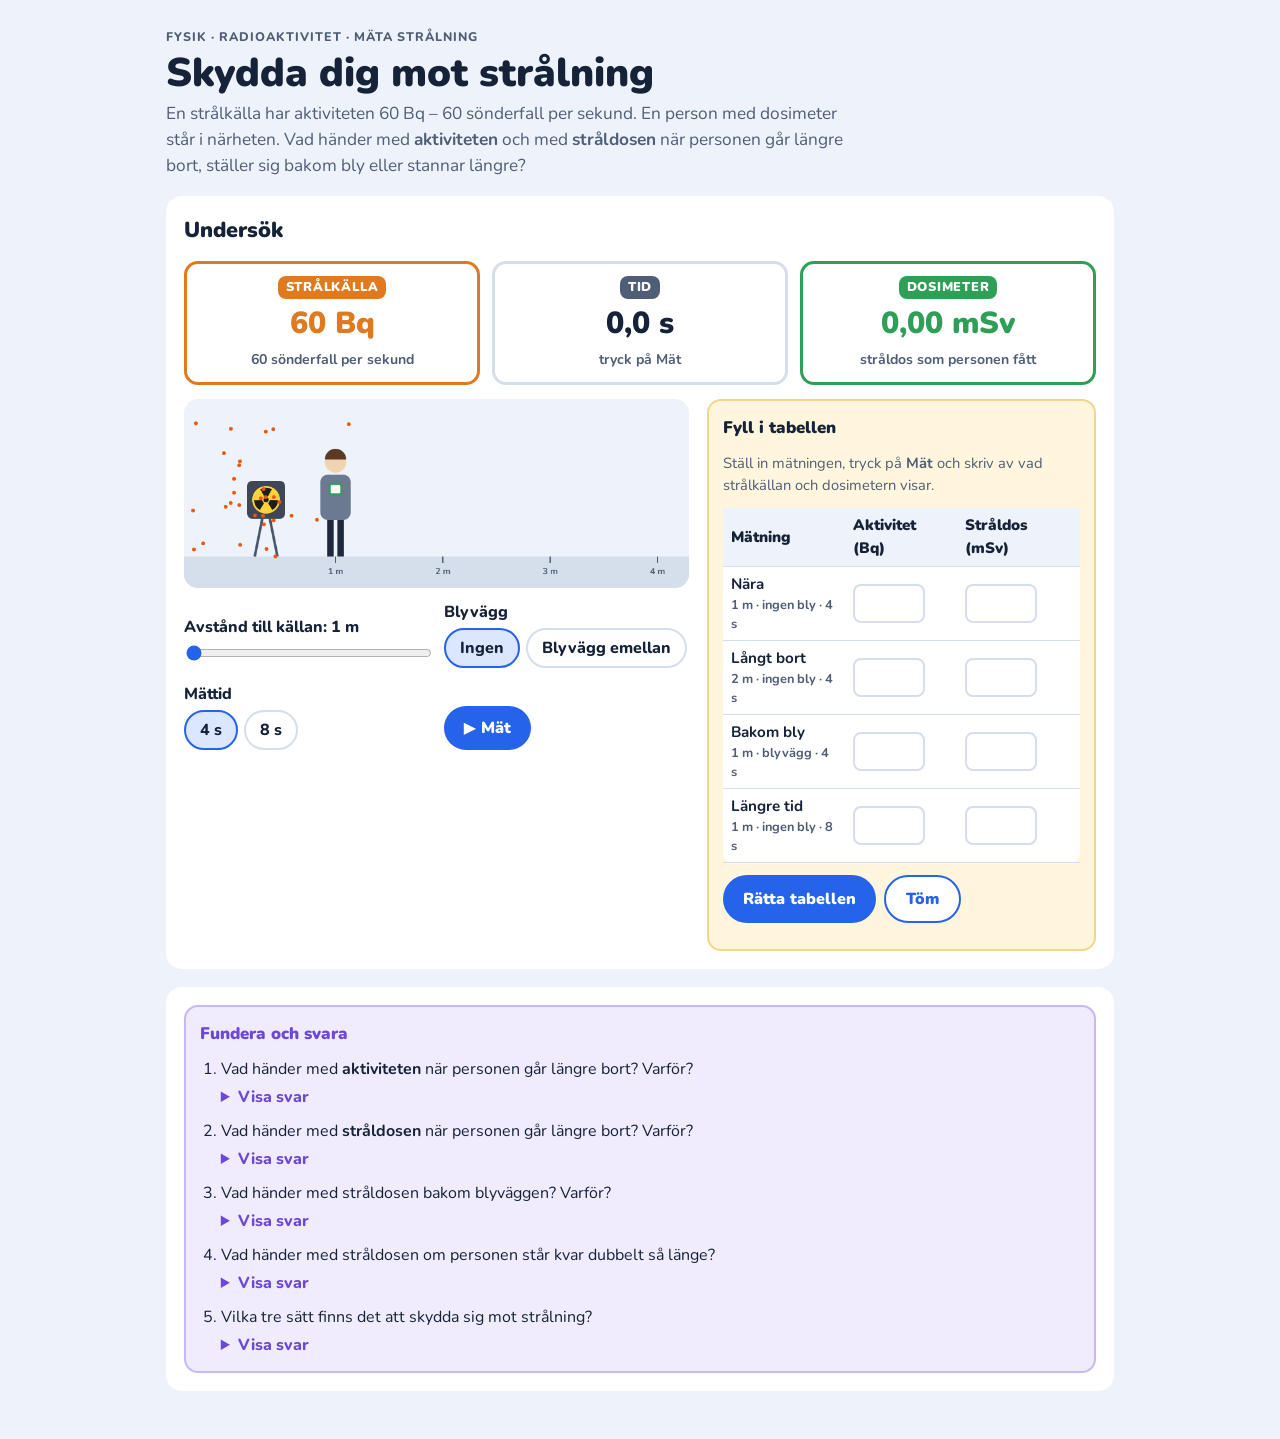
<file: fysik/atom-och-karnfysik/aktiviteter/stralskydd.html>
<!doctype html>
<html lang="sv">
<head>
<meta charset="utf-8">
<meta name="viewport" content="width=device-width,initial-scale=1">
<title>Skydda dig mot strålning</title>
<link rel="stylesheet" href="https://fonts.googleapis.com/css2?family=Nunito:wght@500;700;800;900&family=Noto+Serif:wght@700&display=swap">
<style>
*,*::before,*::after{box-sizing:border-box}
[hidden]{display:none!important}
:root{
  --bg:#eef3fb; --panel:#ffffff; --ink:#152238; --muted:#4f5d75; --line:#d5deeb;
  --accent:#2563eb; --accent-ink:#ffffff; --accent-soft:#dbe7ff;
  --green-bg:#e8f7ec; --green-bd:#a9dfb8; --green:#2f9e57;
  --blue-bg:#e6f1fc; --blue-bd:#a8cdf1; --blue:#2b78c9;
  --yellow-bg:#fff6dd; --yellow-bd:#f2d78a; --yellow:#b7850c;
  --red-bg:#fdeaec; --red-bd:#f2b3b9; --red:#d63c45;
  --purple-bg:#f0ebfd; --purple-bd:#c9b8f5; --purple:#6d48d6;
  --c14:#e07a1f; --n14:#2b78c9;
  --font:"Nunito",system-ui,sans-serif; --serif:"Noto Serif",Georgia,serif;
}
@media (prefers-color-scheme:dark){:root:not([data-theme="light"]){
  --bg:#0f1626; --panel:#18223a; --ink:#e8edf7; --muted:#a6b1c6; --line:#2c3a58;
  --accent:#5b8cff; --accent-ink:#0f1626; --accent-soft:#233a6b;
  --green-bg:#16301f; --green-bd:#2f6b44; --green:#5fd38a;
  --blue-bg:#152a44; --blue-bd:#2f5d8f; --blue:#6fb0f2;
  --yellow-bg:#33290f; --yellow-bd:#6f5a1c; --yellow:#f0c44a;
  --red-bg:#3a1a20; --red-bd:#7a3540; --red:#ff7a82;
  --purple-bg:#251d45; --purple-bd:#4f3e94; --purple:#a88cff;
  --c14:#ff9f4a; --n14:#6fb0f2; color-scheme:dark}}
:root[data-theme="dark"]{
  --bg:#0f1626; --panel:#18223a; --ink:#e8edf7; --muted:#a6b1c6; --line:#2c3a58;
  --accent:#5b8cff; --accent-ink:#0f1626; --accent-soft:#233a6b;
  --green-bg:#16301f; --green-bd:#2f6b44; --green:#5fd38a;
  --blue-bg:#152a44; --blue-bd:#2f5d8f; --blue:#6fb0f2;
  --yellow-bg:#33290f; --yellow-bd:#6f5a1c; --yellow:#f0c44a;
  --red-bg:#3a1a20; --red-bd:#7a3540; --red:#ff7a82;
  --purple-bg:#251d45; --purple-bd:#4f3e94; --purple:#a88cff;
  --c14:#ff9f4a; --n14:#6fb0f2; color-scheme:dark}
body{margin:0;background:var(--bg);color:var(--ink);font-family:var(--font);font-size:16px;line-height:1.5}
.wrap{max-width:980px;margin:0 auto;padding:28px 16px 48px;display:grid;gap:18px}
header h1{margin:0;font-weight:900;font-size:clamp(1.8rem,4.5vw,2.5rem);line-height:1.1}
header p{margin:6px 0 0;color:var(--muted);font-size:1.08rem;max-width:68ch}
.eyebrow{margin:0 0 4px;font-weight:800;text-transform:uppercase;letter-spacing:.08em;font-size:.78rem;color:var(--muted)}
.panel{background:var(--panel);border-radius:16px;padding:18px;display:grid;gap:14px;min-width:0}
h2{margin:0;font-weight:900;font-size:1.35rem}
h3{margin:0;font-weight:900;font-size:1.05rem}
p{margin:0}
a{color:var(--accent)}
.scen{position:relative;border-radius:14px;overflow:hidden;background:var(--bg)}
canvas{display:block;width:100%;height:auto}
.instr{display:grid;grid-template-columns:repeat(auto-fit,minmax(210px,1fr));gap:12px}
.kort{border-radius:14px;padding:12px 14px;display:grid;gap:2px;text-align:center}
.kort .rub{font-weight:900;text-transform:uppercase;letter-spacing:.06em;font-size:.8rem;color:#fff;border-radius:8px;padding:2px 8px;justify-self:center}
.kort b{font-size:1.9rem;font-weight:900;font-variant-numeric:tabular-nums}
.kort span{font-size:.88rem;color:var(--muted);font-weight:700}
.kalla{background:var(--panel);border:3px solid #e07a1f}.kalla .rub{background:#e07a1f}.kalla b{color:#e07a1f}
.dos{background:var(--panel);border:3px solid var(--green)}.dos .rub{background:var(--green)}.dos b{color:var(--green)}
.tid{background:var(--panel);border:3px solid var(--line)}.tid .rub{background:var(--muted)}
.styr{display:grid;grid-template-columns:repeat(auto-fit,minmax(200px,1fr));gap:14px;align-items:end}
.styr label{font-weight:800;display:block;margin-bottom:4px}
.styr input[type=range]{width:100%;accent-color:var(--accent)}
.val{display:flex;gap:6px;flex-wrap:wrap}
.val button{font:inherit;font-weight:800;padding:6px 14px;border-radius:999px;border:2px solid var(--line);background:var(--panel);color:var(--ink);cursor:pointer}
.val button[aria-pressed="true"]{border-color:var(--accent);background:var(--accent-soft)}
.btn{font:inherit;font-weight:900;padding:10px 20px;border-radius:999px;border:0;background:var(--accent);color:var(--accent-ink);cursor:pointer}
.btn:disabled{opacity:.5;cursor:default}
.btn.sec{background:var(--panel);color:var(--accent);border:2px solid var(--accent)}
.tabwrap{overflow-x:auto}
.tva{display:grid;grid-template-columns:minmax(0,1.3fr) minmax(0,1fr);gap:18px;align-items:start}
.vanster,.hoger{display:grid;gap:12px;min-width:0}
.hoger{border-radius:14px;padding:14px;background:var(--yellow-bg);border:2px solid var(--yellow-bd)}
.hoger table{background:var(--panel);border-radius:10px}
.hoger td,.hoger th{white-space:normal;vertical-align:middle;padding:6px 8px}
.hoger td small{display:block;color:var(--muted);font-weight:700;font-size:.8rem}
.hoger input{font:inherit;width:72px;padding:6px 8px;border-radius:8px;border:2px solid var(--line);background:var(--panel);color:var(--ink);font-variant-numeric:tabular-nums}
.hoger input.ok{border-color:var(--green);background:var(--green-bg)}
.hoger input.no{border-color:var(--red);background:var(--red-bg)}
.fb{border-radius:10px;padding:10px 12px;font-size:.92rem}
.fb.ok{background:var(--green-bg);border:1px solid var(--green-bd)}
.fb.no{background:var(--red-bg);border:1px solid var(--red-bd)}
@media (max-width:860px){.tva{grid-template-columns:1fr}}
table{border-collapse:collapse;width:100%;font-size:.95rem}
th,td{padding:7px 10px;text-align:left;border-bottom:1px solid var(--line);white-space:nowrap}
th{background:var(--bg);font-weight:900}
td.num{font-variant-numeric:tabular-nums;font-weight:800}
.uppdrag{border-radius:14px;padding:12px 14px;background:var(--yellow-bg);border:2px solid var(--yellow-bd)}
.uppdrag ol{margin:6px 0 0;padding-left:1.3em;display:grid;gap:4px}
.fragor{border-radius:14px;padding:14px;background:var(--purple-bg);border:2px solid var(--purple-bd);display:grid;gap:10px}
.fragor h3{color:var(--purple)}
.fragor ol{margin:0;padding-left:1.3em;display:grid;gap:10px}
.fragor details summary{cursor:pointer;font-weight:800;color:var(--purple)}
.fragor details{margin-top:4px}
.tre{display:grid;grid-template-columns:repeat(auto-fit,minmax(180px,1fr));gap:10px}
.tre div{border-radius:12px;background:var(--panel);padding:10px 12px;display:grid;gap:2px}
.tre b{font-size:1.05rem}
button:focus-visible,input:focus-visible,summary:focus-visible{outline:3px solid var(--accent);outline-offset:2px}
</style>
</head>
<body>
<div class="wrap">
  <header>
    <p class="eyebrow">Fysik · Radioaktivitet · Mäta strålning</p>
    <h1>Skydda dig mot strålning</h1>
    <p>En strålkälla har aktiviteten 60 Bq – 60 sönderfall per sekund. En person med dosimeter står i närheten. Vad händer med <b>aktiviteten</b> och med <b>stråldosen</b> när personen går längre bort, ställer sig bakom bly eller stannar längre?</p>
  </header>

  <section class="panel" aria-labelledby="h-sim">
    <h2 id="h-sim">Undersök</h2>
    <div class="instr">
      <div class="kort kalla"><span class="rub">Strålkälla</span><b id="akt">60 Bq</b><span>60 sönderfall per sekund</span></div>
      <div class="kort tid"><span class="rub">Tid</span><b id="tidv">0,0 s</b><span id="tidinfo">tryck på Mät</span></div>
      <div class="kort dos"><span class="rub">Dosimeter</span><b id="dosv">0,00 mSv</b><span>stråldos som personen fått</span></div>
    </div>
    <div class="tva">
      <div class="vanster">
        <div class="scen"><canvas id="c" width="800" height="300" aria-label="Strålkälla, eventuell blyvägg och en person med dosimeter"></canvas></div>
        <div class="styr">
          <div><label for="avst">Avstånd till källan: <span id="avstv">1 m</span></label><input type="range" id="avst" min="1" max="4" step="0.5" value="1"></div>
          <div><label>Blyvägg</label><div class="val" id="bly"><button type="button" data-bly="0" aria-pressed="true">Ingen</button><button type="button" data-bly="1" aria-pressed="false">Blyvägg emellan</button></div></div>
          <div><label>Mättid</label><div class="val" id="tider"><button type="button" data-t="4" aria-pressed="true">4 s</button><button type="button" data-t="8" aria-pressed="false">8 s</button></div></div>
          <div><button type="button" class="btn" id="mat">▶ Mät</button></div>
        </div>
      </div>
      <div class="hoger">
        <h3>Fyll i tabellen</h3>
        <p style="font-size:.92rem;color:var(--muted)">Ställ in mätningen, tryck på <b>Mät</b> och skriv av vad strålkällan och dosimetern visar.</p>
        <div class="tabwrap"><table><thead><tr><th>Mätning</th><th>Aktivitet (Bq)</th><th>Stråldos (mSv)</th></tr></thead><tbody id="tab"></tbody></table></div>
        <div style="display:flex;gap:8px;flex-wrap:wrap"><button type="button" class="btn" id="ratta">Rätta tabellen</button><button type="button" class="btn sec" id="rensa">Töm</button></div>
        <div id="fb"></div>
      </div>
    </div>
  </section>

  <section class="panel" aria-labelledby="h-fr">
    <div class="fragor">
      <h3 id="h-fr">Fundera och svara</h3>
      <ol>
        <li>Vad händer med <b>aktiviteten</b> när personen går längre bort? Varför?
          <details><summary>Visa svar</summary>Ingenting – den är 60 Bq hela tiden. Aktiviteten är hur många sönderfall som sker i <i>källan</i> per sekund. Den ändras inte av var personen står.</details></li>
        <li>Vad händer med <b>stråldosen</b> när personen går längre bort? Varför?
          <details><summary>Visa svar</summary>Den minskar. Strålningen sprids ut åt alla håll, så ju längre bort man står desto färre partiklar träffar en. Dubbla avståndet ger ungefär en fjärdedel av dosen.</details></li>
        <li>Vad händer med stråldosen bakom blyväggen? Varför?
          <details><summary>Visa svar</summary>Den blir mycket mindre. Bly är tungt och tätt och stoppar (absorberar) det mesta av strålningen innan den når personen.</details></li>
        <li>Vad händer med stråldosen om personen står kvar dubbelt så länge?
          <details><summary>Visa svar</summary>Den blir dubbelt så stor. Ju längre tid, desto fler partiklar hinner träffa personen.</details></li>
        <li>Vilka tre sätt finns det att skydda sig mot strålning?
          <details><summary>Visa svar</summary>
            <div class="tre"><div><b>Avstånd</b>Stå så långt bort som möjligt.</div><div><b>Tid</b>Var nära källan så kort tid som möjligt.</div><div><b>Skärmning</b>Ha något som stoppar strålningen emellan, till exempel bly.</div></div></details></li>
      </ol>
    </div>
  </section>
</div>
<script>
const $ = id => document.getElementById(id);
const c = $("c"), g = c.getContext("2d");
const KX = 130, GROUND = 250, VAGG_X = 200;
const DOS_1M_4S = 0.33, BLY = 0.12;
let avst = 1, bly = false, matTid = 4, kor = false, t = 0, dos = 0, mat = 0, partiklar = [];
const css = n => getComputedStyle(document.documentElement).getPropertyValue(n).trim();
const personX = () => KX + 110 + (avst - 1) * 170;
const dosPerS = () => DOS_1M_4S / 4 / (avst * avst) * (bly ? BLY : 1);
const tal = (x, d) => x.toFixed(d).replace(".", ",");

function rita() {
  const W = c.width, H = c.height;
  g.clearRect(0, 0, W, H);
  g.fillStyle = css("--line"); g.fillRect(0, GROUND, W, H - GROUND);
  // meterskala
  g.fillStyle = css("--muted"); g.font = "700 14px Nunito, sans-serif"; g.textAlign = "center";
  for (let m = 1; m <= 4; m++) { const x = KX + 110 + (m - 1) * 170; g.fillRect(x - 1, GROUND, 2, 10); g.fillText(m + " m", x, GROUND + 28); }
  // källa
  g.strokeStyle = "#475569"; g.lineWidth = 4; g.beginPath(); g.moveTo(KX - 18, GROUND); g.lineTo(KX - 6, 190); g.moveTo(KX + 18, GROUND); g.lineTo(KX + 6, 190); g.stroke();
  g.fillStyle = "#3f4756"; g.beginPath(); g.roundRect(KX - 30, 130, 60, 60, 8); g.fill();
  g.fillStyle = "#ffd43b"; g.beginPath(); g.arc(KX, 160, 22, 0, 7); g.fill();
  g.fillStyle = "#1e1e1e";
  for (let i = 0; i < 3; i++) { const a = -Math.PI / 2 + i * 2 * Math.PI / 3; g.beginPath(); g.moveTo(KX, 160); g.arc(KX, 160, 19, a - .5, a + .5); g.fill(); }
  g.fillStyle = "#ffd43b"; g.beginPath(); g.arc(KX, 160, 6, 0, 7); g.fill(); g.fillStyle = "#1e1e1e"; g.beginPath(); g.arc(KX, 160, 4, 0, 7); g.fill();
  // blyvägg
  if (bly) { g.fillStyle = "#5b6470"; g.fillRect(VAGG_X - 9, 70, 18, GROUND - 70); g.fillStyle = css("--ink"); g.fillText("bly", VAGG_X, 62); }
  // partiklar
  g.fillStyle = "#e8590c";
  partiklar.forEach(p => { g.beginPath(); g.arc(p.x, p.y, 3, 0, 7); g.fill(); });
  // person
  const px = personX();
  g.fillStyle = "#1e293b"; g.fillRect(px - 13, 185, 10, 65); g.fillRect(px + 3, 185, 10, 65);
  g.fillStyle = "#6b7a90"; g.beginPath(); g.roundRect(px - 24, 120, 48, 72, 12); g.fill();
  g.fillStyle = "#f1d3b0"; g.beginPath(); g.arc(px, 100, 17, 0, 7); g.fill();
  g.fillStyle = "#5b3a24"; g.beginPath(); g.arc(px, 96, 17, Math.PI, 0); g.fill();
  g.fillStyle = "#fff"; g.strokeStyle = css("--green"); g.lineWidth = 3; g.beginPath(); g.roundRect(px - 9, 135, 18, 16, 3); g.fill(); g.stroke();
}
let senast = 0;
function steg(ts) {
  const dt = Math.min(0.05, (ts - (senast || ts)) / 1000); senast = ts;
  // skicka ut partiklar: 60 sönderfall/s (visas som ~ 60/s)
  if (Math.random() < 60 * dt) { const a = Math.random() * 2 * Math.PI; partiklar.push({ x: KX, y: 160, vx: Math.cos(a) * 260, vy: Math.sin(a) * 260 }); }
  const px = personX();
  partiklar.forEach(p => {
    const nx = p.x + p.vx * dt;
    if (bly && p.x < VAGG_X - 9 && nx >= VAGG_X - 9 && p.y > 70 && p.y < GROUND && Math.random() > BLY) p.dod = true;
    p.x = nx; p.y += p.vy * dt;
    if (p.x > px - 24 && p.x < px + 24 && p.y > 85 && p.y < GROUND) p.dod = true;
  });
  partiklar = partiklar.filter(p => !p.dod && p.x > -10 && p.x < c.width + 10 && p.y > -10 && p.y < GROUND);
  if (kor) {
    t = Math.min(matTid, t + dt); dos = dosPerS() * t;
    if (t >= matTid) { kor = false; spara(); }
    visa();
  }
  rita(); requestAnimationFrame(steg);
}
function visa() {
  $("tidv").textContent = tal(t, 1) + " s"; $("dosv").textContent = tal(dos, 2) + " mSv";
  $("tidinfo").textContent = kor ? "mäter …" : t ? "klar" : "tryck på Mät";
  $("mat").disabled = kor; document.querySelectorAll("#avst,#bly button,#tider button").forEach(x => x.disabled = kor);
}
// Mätningarna eleven ska göra: [namn, beskrivning, avstånd, bly, tid]
const MATNINGAR = [["Nära", "1 m · ingen bly · 4 s", 1, false, 4], ["Långt bort", "2 m · ingen bly · 4 s", 2, false, 4],
                   ["Bakom bly", "1 m · blyvägg · 4 s", 1, true, 4], ["Längre tid", "1 m · ingen bly · 8 s", 1, false, 8]];
const facitDos = ([, , a, b, tt]) => +(DOS_1M_4S / 4 / (a * a) * (b ? BLY : 1) * tt).toFixed(2);
function byggTabell() {
  $("tab").innerHTML = MATNINGAR.map((m, i) => `<tr><td><b>${m[0]}</b><small>${m[1]}</small></td>
    <td><input id="a${i}" inputmode="decimal" autocomplete="off" aria-label="Aktivitet ${m[0]}"></td>
    <td><input id="d${i}" inputmode="decimal" autocomplete="off" aria-label="Stråldos ${m[0]}"></td></tr>`).join("");
  $("fb").innerHTML = ""; $("fb").className = "";
}
const lasTal = v => parseFloat(String(v).replace(",", ".").replace(/[^\d.\-]/g, ""));
function ratta() {
  let ratt = 0, tomma = 0;
  MATNINGAR.forEach((m, i) => {
    const a = $("a" + i), d = $("d" + i);
    [[a, 60, 0.5], [d, facitDos(m), 0.015]].forEach(([el, f, tol]) => {
      if (!el.value.trim()) { el.className = ""; tomma++; return; }
      const ok = Math.abs(lasTal(el.value) - f) <= tol; el.className = ok ? "ok" : "no"; if (ok) ratt++;
    });
  });
  const fb = $("fb");
  if (ratt === 8) { fb.className = "fb ok"; fb.innerHTML = "<b>Allt rätt!</b> Jämför nu: vad hände med aktiviteten? Vad hände med stråldosen? Svara på frågorna nedanför."; }
  else { fb.className = "fb no"; fb.innerHTML = `${ratt} av 8 rätt.${tomma ? ` ${tomma} rutor är tomma.` : ""} Gör om mätningen för de röda rutorna och läs av igen.`; }
}
function spara() { }
$("avst").addEventListener("input", e => { avst = +e.target.value; $("avstv").textContent = tal(avst, avst % 1 ? 1 : 0) + " m"; nollstall(); });
function nollstall() { t = 0; dos = 0; visa(); }
document.addEventListener("click", e => {
  const b = e.target.closest("button"); if (!b || b.disabled) return;
  if (b.dataset.bly) { bly = b.dataset.bly === "1"; document.querySelectorAll("[data-bly]").forEach(x => x.setAttribute("aria-pressed", x === b)); nollstall(); }
  else if (b.dataset.t) { matTid = +b.dataset.t; document.querySelectorAll("[data-t]").forEach(x => x.setAttribute("aria-pressed", x === b)); nollstall(); }
  else if (b.id === "mat") { t = 0; dos = 0; kor = true; visa(); }
  else if (b.id === "rensa") byggTabell();
  else if (b.id === "ratta") ratta();
});
byggTabell(); visa(); requestAnimationFrame(steg);
</script>
</body>
</html>
</file>
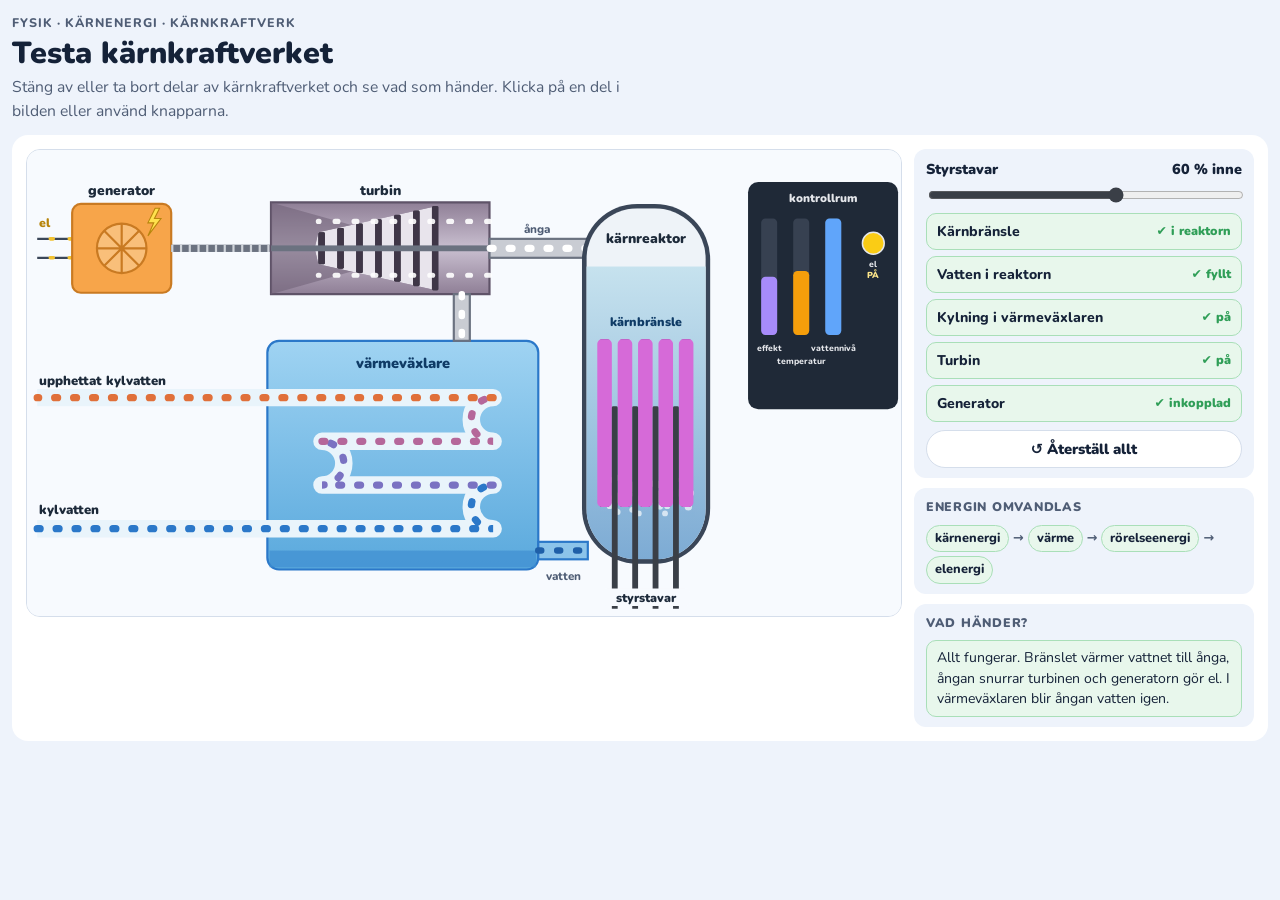
<file: fysik/atom-och-karnfysik/aktiviteter/testa-karnkraftverk.html>
<!doctype html>
<html lang="sv">
<head>
<meta charset="utf-8">
<meta name="viewport" content="width=device-width,initial-scale=1">
<title>Testa kärnkraftverket</title>
<link rel="stylesheet" href="https://fonts.googleapis.com/css2?family=Nunito:wght@500;700;800;900&family=Noto+Serif:wght@700&display=swap">
<style>
*,*::before,*::after{box-sizing:border-box}
[hidden]{display:none!important}
:root{
  --bg:#eef3fb; --panel:#ffffff; --ink:#152238; --muted:#4f5d75; --line:#d5deeb;
  --accent:#2563eb; --accent-ink:#ffffff; --accent-soft:#dbe7ff;
  --green-bg:#e8f7ec; --green-bd:#a9dfb8; --green:#2f9e57;
  --blue-bg:#e6f1fc; --blue-bd:#a8cdf1; --blue:#2b78c9;
  --yellow-bg:#fff6dd; --yellow-bd:#f2d78a; --yellow:#b7850c;
  --red-bg:#fdeaec; --red-bd:#f2b3b9; --red:#d63c45;
  --purple-bg:#f0ebfd; --purple-bd:#c9b8f5; --purple:#6d48d6;
  --c14:#e07a1f; --n14:#2b78c9;
  --font:"Nunito",system-ui,sans-serif; --serif:"Noto Serif",Georgia,serif;
}
@media (prefers-color-scheme:dark){:root:not([data-theme="light"]){
  --bg:#0f1626; --panel:#18223a; --ink:#e8edf7; --muted:#a6b1c6; --line:#2c3a58;
  --accent:#5b8cff; --accent-ink:#0f1626; --accent-soft:#233a6b;
  --green-bg:#16301f; --green-bd:#2f6b44; --green:#5fd38a;
  --blue-bg:#152a44; --blue-bd:#2f5d8f; --blue:#6fb0f2;
  --yellow-bg:#33290f; --yellow-bd:#6f5a1c; --yellow:#f0c44a;
  --red-bg:#3a1a20; --red-bd:#7a3540; --red:#ff7a82;
  --purple-bg:#251d45; --purple-bd:#4f3e94; --purple:#a88cff;
  --c14:#ff9f4a; --n14:#6fb0f2; color-scheme:dark}}
:root[data-theme="dark"]{
  --bg:#0f1626; --panel:#18223a; --ink:#e8edf7; --muted:#a6b1c6; --line:#2c3a58;
  --accent:#5b8cff; --accent-ink:#0f1626; --accent-soft:#233a6b;
  --green-bg:#16301f; --green-bd:#2f6b44; --green:#5fd38a;
  --blue-bg:#152a44; --blue-bd:#2f5d8f; --blue:#6fb0f2;
  --yellow-bg:#33290f; --yellow-bd:#6f5a1c; --yellow:#f0c44a;
  --red-bg:#3a1a20; --red-bd:#7a3540; --red:#ff7a82;
  --purple-bg:#251d45; --purple-bd:#4f3e94; --purple:#a88cff;
  --c14:#ff9f4a; --n14:#6fb0f2; color-scheme:dark}
body{margin:0;background:var(--bg);color:var(--ink);font-family:var(--font);font-size:16px;line-height:1.5}
.wrap{max-width:980px;margin:0 auto;padding:28px 16px 48px;display:grid;gap:18px}
header h1{margin:0;font-weight:900;font-size:clamp(1.8rem,4.5vw,2.5rem);line-height:1.1}
header p{margin:6px 0 0;color:var(--muted);font-size:1.08rem;max-width:68ch}
.eyebrow{margin:0 0 4px;font-weight:800;text-transform:uppercase;letter-spacing:.08em;font-size:.78rem;color:var(--muted)}
.panel{background:var(--panel);border-radius:16px;padding:18px;display:grid;gap:14px;min-width:0}
h2{margin:0;font-weight:900;font-size:1.35rem}
h3{margin:0;font-weight:900;font-size:1.05rem}
p{margin:0}
a{color:var(--accent)}


.btn{font:inherit;font-weight:900;padding:7px 14px;font-size:.92rem;border-radius:999px;border:1px solid var(--line);background:var(--panel);color:var(--ink);cursor:pointer}
.btn:hover{border-color:var(--accent);color:var(--accent)}
.wrap{padding:14px 12px 24px;gap:12px}
header h1{font-size:clamp(1.4rem,3vw,1.9rem)}
header p{font-size:.98rem}
.panel{padding:14px;gap:10px}
.arbete{display:grid;gap:12px;grid-template-areas:"rit" "sida";min-width:0}
.ritning{grid-area:rit;border-radius:14px;background:#f7fafe;overflow:hidden;border:1px solid var(--line)}
.ritning svg{display:block;width:100%;height:auto;max-height:max(320px,calc(var(--skarm,100vh) - 170px))}
.sida{grid-area:sida;display:grid;gap:10px;align-content:start;min-width:0}
@media (min-width:760px){.wrap{max-width:1500px}.arbete{grid-template-columns:minmax(0,1fr) 300px;grid-template-areas:"rit sida";align-items:start}}
@media (min-width:1150px){.arbete{grid-template-columns:minmax(0,1fr) 340px}}
.ruta{border-radius:12px;padding:10px 12px;background:var(--bg);display:grid;gap:8px}
.ruta h3{font-size:.78rem;text-transform:uppercase;letter-spacing:.06em;color:var(--muted)}
.reglage{display:grid;gap:4px}
.reglage label{font-weight:900;font-size:.9rem;display:flex;justify-content:space-between}
.reglage output{font-variant-numeric:tabular-nums}
.reglage input{width:100%;accent-color:#3a3f47}
.vaxlar{display:grid;gap:6px}
.vaxel{font:inherit;display:flex;justify-content:space-between;align-items:center;gap:8px;width:100%;text-align:left;padding:7px 10px;border-radius:10px;border:1.5px solid var(--green-bd);background:var(--green-bg);color:var(--ink);cursor:pointer;font-size:.88rem;font-weight:800}
.vaxel span{font-size:.78rem;font-weight:900;color:var(--green);white-space:nowrap}
.vaxel[aria-pressed="false"]{border-color:var(--red-bd);background:var(--red-bg)}
.vaxel[aria-pressed="false"] span{color:var(--red)}
.vaxel:hover{outline:2px solid var(--accent)}
.kedjan{display:flex;flex-wrap:wrap;gap:4px;align-items:center;font-size:.8rem;font-weight:800}
.kedjan span{padding:3px 8px;border-radius:999px;background:var(--green-bg);border:1px solid var(--green-bd)}
.kedjan span.av{background:var(--panel);border:1px dashed var(--line);color:var(--muted);text-decoration:line-through}
.kedjan i{font-style:normal;color:var(--muted)}
.forklaring{display:grid;gap:6px;font-size:.88rem;line-height:1.45}
.forklaring p{margin:0;padding:7px 10px;border-radius:10px;background:var(--panel);border:1px solid var(--line)}
.forklaring p.varn{background:var(--red-bg);border-color:var(--red-bd);font-weight:800}
.forklaring p.ok{background:var(--green-bg);border-color:var(--green-bd)}
.dold{display:none}
#verk [data-del]{cursor:pointer;outline:none}
#verk [data-del]:hover,#verk [data-del]:focus-visible{filter:drop-shadow(0 0 5px #2563eb) drop-shadow(0 0 2px #2563eb)}
.flode{fill:none;stroke-linecap:round;stroke-dasharray:4 22;animation:flyt 1.4s linear infinite}
.flode.lang{animation-duration:2.2s}
@keyframes flyt{to{stroke-dashoffset:-26}}
.rotor{animation:snurr .5s linear infinite}
@keyframes snurr{to{transform:translateY(-20px)}}
.bubbla{animation:stig 3s linear infinite;transform-box:fill-box}
@keyframes stig{0%{transform:translateY(0);opacity:0}10%{opacity:.9}85%{opacity:.9}100%{transform:translateY(-320px);opacity:0}}
.glod{animation:glod 1.6s ease-in-out infinite alternate}
@keyframes glod{from{opacity:.35}to{opacity:.9}}
.blixt{animation:blixt .9s ease-in-out infinite alternate}
@keyframes blixt{from{opacity:.3}to{opacity:1}}
.genhjul{animation:hjul 1s linear infinite;transform-origin:130px 125px}
@keyframes hjul{to{transform:rotate(360deg)}}
.stopp,.stopp *{animation-play-state:paused!important}
@media (prefers-reduced-motion:reduce){.ritning *{animation-play-state:paused!important}}
</style>
</head>
<body>
<div class="wrap">
  <header>
    <p class="eyebrow">Fysik · Kärnenergi · Kärnkraftverk</p>
    <h1>Testa kärnkraftverket</h1>
    <p>Stäng av eller ta bort delar av kärnkraftverket och se vad som händer. Klicka på en del i bilden eller använd knapparna.</p>
  </header>
  <section class="panel" aria-label="Kärnkraftverket">
    <div class="arbete">
      <div class="ritning" id="ritning"><svg id="verk" viewBox="0 -10 1200 640" role="group" aria-labelledby="svgT" aria-describedby="svgD" font-family="Nunito,Arial,sans-serif">
<title id="svgT">Ett kärnkraftverk att testa</title>
<desc id="svgD">Kärnbränslet i reaktorn värmer vattnet till ånga. Ångan snurrar turbinen som driver generatorn, och generatorn gör el. I värmeväxlaren kyls ångan av kylvatten och blir vatten igen, som går tillbaka till reaktorn. Styrstavarna styr kedjereaktionen. I kontrollrummet finns mätare för effekt, temperatur, vattennivå och el.</desc>
<defs>
 <linearGradient id="gTurb" x1="0" y1="0" x2="0" y2="1"><stop offset="0" stop-color="#8f7f96"/><stop offset=".5" stop-color="#c9bfd0"/><stop offset="1" stop-color="#8f7f96"/></linearGradient>
 <linearGradient id="gVatten" x1="0" y1="0" x2="0" y2="1"><stop id="vTopp" offset="0" stop-color="#bfe3f7"/><stop id="vBotten" offset="1" stop-color="#6fb8e6"/></linearGradient>
 <linearGradient id="gVvx" x1="0" y1="0" x2="0" y2="1"><stop offset="0" stop-color="#9fd3f2"/><stop offset="1" stop-color="#5aa9dd"/></linearGradient>
 <clipPath id="cRotor"><path d="M395 125 L400 103 L563 67 L563 183 L400 147 Z"/></clipPath>
 <clipPath id="cReak"><rect x="768" y="70" width="164" height="482" rx="70"/></clipPath>
 <clipPath id="cVatten"><rect id="vattenClip" x="768" y="150" width="164" height="410"/></clipPath>
 <clipPath id="cStavar"><rect x="760" y="240" width="200" height="380"/></clipPath>
</defs>
<rect x="0" y="-10" width="1200" height="640" fill="#f7fafe"/>

<!-- el ut -->
<g stroke="#3a4658" stroke-width="3"><line x1="14" y1="112" x2="62" y2="112"/><line x1="14" y1="138" x2="62" y2="138"/></g>
<g id="elUt"><line class="flode" x1="62" y1="112" x2="14" y2="112" stroke="#f2c230" stroke-width="5"/>
<line class="flode" x1="62" y1="138" x2="14" y2="138" stroke="#f2c230" stroke-width="5" style="animation-delay:-.7s"/></g>
<text x="16" y="96" font-size="17" font-weight="900" fill="#b7850c" text-anchor="start"  >el</text>

<!-- generator -->
<g data-del="generator" tabindex="0" role="button" aria-label="Generatorn"><text x="130" y="52" font-size="19" font-weight="900" fill="#1d2a3a" text-anchor="middle"  >generator</text>
<g id="generatorDel"><rect x="62" y="64" width="136" height="122" rx="12" fill="#f7a54a" stroke="#c97a22" stroke-width="3"/>
<g class="genhjul snurr"><circle cx="130" cy="125" r="34" fill="#f9bf7a" stroke="#c97a22" stroke-width="3"/><path d="M130 91 V159 M96 125 H164 M106 101 L154 149 M154 101 L106 149" stroke="#c97a22" stroke-width="3"/></g>
<path id="blixt" class="blixt" d="M176 70 l-10 20 h8 l-8 18 l18 -24 h-9 l7 -14 z" fill="#ffe14d" stroke="#b7850c" stroke-width="1.5"/></g>
<g id="genBorta" class="dold"><rect x="62" y="64" width="136" height="122" rx="12" fill="#f7fafe" stroke="#c97a22" stroke-width="3" stroke-dasharray="8 7"/><text x="130" y="130" font-size="16" font-weight="900" fill="#c97a22" text-anchor="middle"  >borttagen</text></g></g>

<!-- axel -->
<rect x="198" y="120" width="440" height="10" fill="#6b7280"/>
<line class="flode snurr" x1="198" y1="125" x2="638" y2="125" stroke="#d1d5db" stroke-width="10" style="stroke-dasharray:3 9;stroke-linecap:butt;animation-duration:.35s"/>

<!-- turbin -->
<g data-del="turbin" tabindex="0" role="button" aria-label="Turbinen"><text x="485" y="52" font-size="19" font-weight="900" fill="#1d2a3a" text-anchor="middle"  >turbin</text>
<path d="M335 62 H635 V188 H335 Z" fill="url(#gTurb)" stroke="#5f5368" stroke-width="3"/>
<path d="M335 62 L470 100 L470 150 L335 188 Z" fill="#6f6177" opacity=".55"/>
<g clip-path="url(#cRotor)"><path d="M395 125 L400 103 L563 67 L563 183 L400 147 Z" fill="#e8e4ec"/>
 <g class="rotor snurr" fill="#3f3647"><rect x="400" y="103" width="9" height="44" rx="2"/><rect x="426" y="97" width="9" height="56" rx="2"/><rect x="452" y="91" width="9" height="68" rx="2"/><rect x="478" y="85" width="9" height="80" rx="2"/><rect x="504" y="79" width="9" height="92" rx="2"/><rect x="530" y="73" width="9" height="104" rx="2"/><rect x="556" y="67" width="9" height="116" rx="2"/></g></g>
<g fill="#3f3647"><rect x="400" y="103" width="9" height="44" rx="2"/><rect x="426" y="97" width="9" height="56" rx="2"/><rect x="452" y="91" width="9" height="68" rx="2"/><rect x="478" y="85" width="9" height="80" rx="2"/><rect x="504" y="79" width="9" height="92" rx="2"/><rect x="530" y="73" width="9" height="104" rx="2"/><rect x="556" y="67" width="9" height="116" rx="2"/></g>
<rect x="335" y="121" width="300" height="8" fill="#6b7280"/>
<g id="angaTurbin"><line class="flode" x1="635" y1="88" x2="400" y2="88" stroke="#ffffff" stroke-width="7" opacity=".9"/>
<line class="flode" x1="635" y1="162" x2="400" y2="162" stroke="#ffffff" stroke-width="7" opacity=".9" style="animation-delay:-.6s"/></g>
<g id="turbinAv" class="dold"><rect x="440" y="98" width="90" height="28" rx="8" fill="#d63c45"/><text x="485" y="118" font-size="14" font-weight="900" fill="#fff" text-anchor="middle"  >AVSTÄNGD</text></g></g>

<!-- värmeväxlare -->
<g data-del="varmevaxlare" tabindex="0" role="button" aria-label="Värmeväxlaren"><rect x="330" y="252" width="372" height="314" rx="16" fill="url(#gVvx)" stroke="#2b78c9" stroke-width="3"/>
<text x="516" y="290" font-size="20" font-weight="900" fill="#0f3b66" text-anchor="middle"  >värmeväxlare</text>
<rect id="kondensat" x="333" y="540" width="366" height="23" fill="#3f8fd2" opacity=".7"/>
<path d="M14 510 H640 a30 30 0 0 1 0 -60 H405 a30 30 0 0 0 0 -60 H640 a30 30 0 0 1 0 -60 H14" fill="none" stroke="#e9f4fb" stroke-width="24" stroke-linejoin="round"/>
<g id="kylFlode">
<path class="flode lang" d="M14 510 H640 a30 30 0 0 1 0 -60" stroke="#2b78c9" stroke-width="10"/>
<path class="flode lang" d="M640 450 H405 a30 30 0 0 0 0 -60" stroke="#7a72c2" stroke-width="10"/>
<path class="flode lang" d="M405 390 H640 a30 30 0 0 1 0 -60" stroke="#b5679a" stroke-width="10"/>
<path class="flode lang" d="M640 330 H14" stroke="#e0703a" stroke-width="10"/></g>
<g id="kylAv" class="dold"><rect x="436" y="404" width="160" height="30" rx="8" fill="#d63c45"/><text x="516" y="425" font-size="15" font-weight="900" fill="#fff" text-anchor="middle"  >KYLNING AV</text></g></g>
<text x="16" y="490" font-size="18" font-weight="900" fill="#1d2a3a" text-anchor="start" paint-order="stroke" stroke="#f7fafe" stroke-width="5" stroke-linejoin="round" >kylvatten</text>
<text x="16" y="312" font-size="18" font-weight="900" fill="#1d2a3a" text-anchor="start" paint-order="stroke" stroke="#f7fafe" stroke-width="5" stroke-linejoin="round" >upphettat kylvatten</text>

<!-- ånga ner till värmeväxlaren -->
<rect x="586" y="188" width="22" height="64" fill="#c9ccd3" stroke="#6b7280" stroke-width="3"/>
<line id="angaNer" class="flode" x1="597" y1="188" x2="597" y2="252" stroke="#ffffff" stroke-width="9"/>
<!-- ångrör -->
<rect x="635" y="112" width="135" height="26" fill="#c9ccd3" stroke="#6b7280" stroke-width="3"/>
<line id="angaRor" class="flode" x1="770" y1="125" x2="635" y2="125" stroke="#ffffff" stroke-width="10"/>
<text x="700" y="104" font-size="16" font-weight="800" fill="#4f5d75" text-anchor="middle"  >ånga</text>
<!-- vatten tillbaka -->
<rect x="702" y="528" width="68" height="24" fill="#8cc4ea" stroke="#2b78c9" stroke-width="3"/>
<line id="returFlode" class="flode" x1="702" y1="540" x2="770" y2="540" stroke="#1f5fa8" stroke-width="9"/>
<text x="736" y="580" font-size="16" font-weight="800" fill="#4f5d75" text-anchor="middle"  >vatten</text>

<!-- reaktor -->
<rect x="762" y="64" width="176" height="494" rx="76" fill="#3a4658"/>
<g data-del="vatten" tabindex="0" role="button" aria-label="Vattnet i reaktorn"><g clip-path="url(#cReak)">
 <rect x="768" y="70" width="164" height="482" fill="#eef3f8"/>
 <rect id="vatten" x="768" y="150" width="164" height="402" fill="url(#gVatten)"/>
 <g id="bubblor" fill="#ffffff" clip-path="url(#cVatten)"><circle class="bubbla" cx="867" cy="449" r="5" style="animation-delay:-1.95s;animation-duration:2.49s"/><circle class="bubbla" cx="809" cy="463" r="3" style="animation-delay:-2.73s;animation-duration:2.66s"/><circle class="bubbla" cx="807" cy="467" r="5" style="animation-delay:-0.21s;animation-duration:2.51s"/><circle class="bubbla" cx="893" cy="443" r="3" style="animation-delay:-2.84s;animation-duration:3.16s"/><circle class="bubbla" cx="800" cy="476" r="5" style="animation-delay:-0.15s;animation-duration:2.67s"/><circle class="bubbla" cx="819" cy="458" r="5" style="animation-delay:-0.43s;animation-duration:2.54s"/><circle class="bubbla" cx="863" cy="475" r="4" style="animation-delay:-0.31s;animation-duration:3.09s"/><circle class="bubbla" cx="833" cy="463" r="3" style="animation-delay:-1.64s;animation-duration:2.48s"/><circle class="bubbla" cx="800" cy="479" r="4" style="animation-delay:-1.49s;animation-duration:3.04s"/><circle class="bubbla" cx="865" cy="469" r="5" style="animation-delay:-1.08s;animation-duration:2.70s"/><circle class="bubbla" cx="831" cy="484" r="4" style="animation-delay:-0.25s;animation-duration:2.76s"/><circle class="bubbla" cx="911" cy="461" r="5" style="animation-delay:-0.86s;animation-duration:3.58s"/><circle class="bubbla" cx="815" cy="472" r="5" style="animation-delay:-0.49s;animation-duration:2.81s"/><circle class="bubbla" cx="910" cy="466" r="3" style="animation-delay:-2.89s;animation-duration:2.49s"/><circle class="bubbla" cx="865" cy="461" r="4" style="animation-delay:-1.78s;animation-duration:3.10s"/><circle class="bubbla" cx="901" cy="444" r="3" style="animation-delay:-2.83s;animation-duration:2.97s"/><circle class="bubbla" cx="801" cy="443" r="4" style="animation-delay:-1.94s;animation-duration:3.59s"/><circle class="bubbla" cx="899" cy="458" r="5" style="animation-delay:-2.66s;animation-duration:2.82s"/><circle class="bubbla" cx="903" cy="462" r="4" style="animation-delay:-1.83s;animation-duration:2.99s"/><circle class="bubbla" cx="840" cy="489" r="4" style="animation-delay:-0.39s;animation-duration:2.70s"/><circle class="bubbla" cx="885" cy="471" r="3" style="animation-delay:-0.50s;animation-duration:2.88s"/><circle class="bubbla" cx="856" cy="448" r="5" style="animation-delay:-2.59s;animation-duration:2.73s"/><circle class="bubbla" cx="891" cy="462" r="5" style="animation-delay:-2.87s;animation-duration:2.58s"/><circle class="bubbla" cx="830" cy="449" r="4" style="animation-delay:-1.98s;animation-duration:2.41s"/><circle class="bubbla" cx="831" cy="456" r="4" style="animation-delay:-0.01s;animation-duration:2.90s"/><circle class="bubbla" cx="879" cy="479" r="4" style="animation-delay:-2.86s;animation-duration:3.23s"/><circle class="bubbla" cx="798" cy="469" r="5" style="animation-delay:-1.19s;animation-duration:2.87s"/><circle class="bubbla" cx="908" cy="480" r="5" style="animation-delay:-0.19s;animation-duration:2.48s"/><circle class="bubbla" cx="838" cy="468" r="4" style="animation-delay:-0.33s;animation-duration:3.12s"/><circle class="bubbla" cx="811" cy="440" r="4" style="animation-delay:-1.61s;animation-duration:3.54s"/><circle class="bubbla" cx="791" cy="444" r="4" style="animation-delay:-1.84s;animation-duration:2.58s"/><circle class="bubbla" cx="849" cy="462" r="4" style="animation-delay:-1.42s;animation-duration:2.54s"/><circle class="bubbla" cx="909" cy="469" r="5" style="animation-delay:-1.45s;animation-duration:2.50s"/><circle class="bubbla" cx="811" cy="487" r="4" style="animation-delay:-2.22s;animation-duration:2.97s"/><circle class="bubbla" cx="826" cy="473" r="3" style="animation-delay:-0.62s;animation-duration:3.54s"/><circle class="bubbla" cx="877" cy="449" r="3" style="animation-delay:-2.27s;animation-duration:2.76s"/><circle class="bubbla" cx="808" cy="484" r="4" style="animation-delay:-1.56s;animation-duration:3.49s"/><circle class="bubbla" cx="876" cy="489" r="4" style="animation-delay:-1.60s;animation-duration:3.33s"/><circle class="bubbla" cx="869" cy="480" r="4" style="animation-delay:-1.84s;animation-duration:3.35s"/><circle class="bubbla" cx="834" cy="455" r="5" style="animation-delay:-2.22s;animation-duration:2.67s"/></g>
</g></g>
<text x="850" y="118" font-size="19" font-weight="900" fill="#1d2a3a" text-anchor="middle"  >kärnreaktor</text>
<text x="850" y="232" font-size="17" font-weight="900" fill="#0f3b66" text-anchor="middle"  >kärnbränsle</text>
<g data-del="bransle" tabindex="0" role="button" aria-label="Kärnbränslet"><g id="bransleGrupp"><g><rect x="786" y="250" width="14" height="230" rx="3" fill="#7b2e86" stroke="transparent" stroke-width="10"/><rect x="814" y="250" width="14" height="230" rx="3" fill="#7b2e86" stroke="transparent" stroke-width="10"/><rect x="842" y="250" width="14" height="230" rx="3" fill="#7b2e86" stroke="transparent" stroke-width="10"/><rect x="870" y="250" width="14" height="230" rx="3" fill="#7b2e86" stroke="transparent" stroke-width="10"/><rect x="898" y="250" width="14" height="230" rx="3" fill="#7b2e86" stroke="transparent" stroke-width="10"/></g><g id="glodGrupp" pointer-events="none"><rect class="glod" x="783" y="250" width="20" height="230" rx="6" fill="#d66ad8" style="animation-delay:-0.0s"/><rect class="glod" x="811" y="250" width="20" height="230" rx="6" fill="#d66ad8" style="animation-delay:-0.3s"/><rect class="glod" x="839" y="250" width="20" height="230" rx="6" fill="#d66ad8" style="animation-delay:-0.6s"/><rect class="glod" x="867" y="250" width="20" height="230" rx="6" fill="#d66ad8" style="animation-delay:-0.9s"/><rect class="glod" x="895" y="250" width="20" height="230" rx="6" fill="#d66ad8" style="animation-delay:-1.2s"/></g><g id="hettGrupp" pointer-events="none"><rect class="hett" x="786" y="250" width="14" height="0" rx="3" fill="#ef4444"/><rect class="hett" x="814" y="250" width="14" height="0" rx="3" fill="#ef4444"/><rect class="hett" x="842" y="250" width="14" height="0" rx="3" fill="#ef4444"/><rect class="hett" x="870" y="250" width="14" height="0" rx="3" fill="#ef4444"/><rect class="hett" x="898" y="250" width="14" height="0" rx="3" fill="#ef4444"/></g></g>
<g id="bransleBorta" class="dold"><rect x="786" y="250" width="14" height="230" rx="3" fill="none" stroke="#7b2e86" stroke-width="2" stroke-dasharray="6 5"/><rect x="814" y="250" width="14" height="230" rx="3" fill="none" stroke="#7b2e86" stroke-width="2" stroke-dasharray="6 5"/><rect x="842" y="250" width="14" height="230" rx="3" fill="none" stroke="#7b2e86" stroke-width="2" stroke-dasharray="6 5"/><rect x="870" y="250" width="14" height="230" rx="3" fill="none" stroke="#7b2e86" stroke-width="2" stroke-dasharray="6 5"/><rect x="898" y="250" width="14" height="230" rx="3" fill="none" stroke="#7b2e86" stroke-width="2" stroke-dasharray="6 5"/><text x="850" y="370" font-size="15" font-weight="900" fill="#7b2e86" text-anchor="middle" paint-order="stroke" stroke="#f7fafe" stroke-width="5" stroke-linejoin="round" >borttaget</text></g></g>
<g id="smalt" class="dold" pointer-events="none"><path d="M784 470 q 20 -40 40 -10 q 18 -36 40 -6 q 20 -30 44 6 l0 24 h-124 z" fill="#f97316" stroke="#b91c1c" stroke-width="3"/><text x="850" y="505" font-size="13" font-weight="900" fill="#7f1d1d" text-anchor="middle"  >smält bränsle</text></g>
<g data-del="styrstavar" tabindex="0" role="button" aria-label="Styrstavarna"><g clip-path="url(#cStavar)"><g id="stavar" fill="#3a3f47"><rect x="803" y="250" width="8" height="330" rx="2" stroke="transparent" stroke-width="14"/><rect x="831" y="250" width="8" height="330" rx="2" stroke="transparent" stroke-width="14"/><rect x="859" y="250" width="8" height="330" rx="2" stroke="transparent" stroke-width="14"/><rect x="887" y="250" width="8" height="330" rx="2" stroke="transparent" stroke-width="14"/></g></g>
<rect x="784" y="556" width="132" height="62" fill="transparent"/><rect x="790" y="592" width="120" height="24" rx="6" fill="#f7fafe"/><text x="850" y="610" font-size="17" font-weight="900" fill="#1d2a3a" text-anchor="middle"  >styrstavar</text></g>

<!-- kontrollrum -->
<g id="kontrollrum" pointer-events="none">
 <rect x="990" y="34" width="206" height="312" rx="14" fill="#1f2937"/>
 <text x="1093" y="62" font-size="16" font-weight="900" fill="#e5e7eb" text-anchor="middle"  >kontrollrum</text>
 <rect x="1008" y="84" width="22" height="160" rx="6" fill="#374151"/><rect id="effektStapel" x="1008" y="140" width="22" height="104" rx="6" fill="#a78bfa"/>
 <text x="1019" y="266" font-size="12" font-weight="800" fill="#e5e7eb" text-anchor="middle"  >effekt</text>
 <rect x="1052" y="84" width="22" height="160" rx="6" fill="#374151"/><rect id="tempStapel" x="1052" y="160" width="22" height="84" rx="6" fill="#f59e0b"/>
 <text x="1063" y="284" font-size="12" font-weight="800" fill="#e5e7eb" text-anchor="middle"  >temperatur</text>
 <rect x="1096" y="84" width="22" height="160" rx="6" fill="#374151"/><rect id="nivaStapel" x="1096" y="84" width="22" height="160" rx="6" fill="#60a5fa"/>
 <text x="1107" y="266" font-size="12" font-weight="800" fill="#e5e7eb" text-anchor="middle"  >vattennivå</text>
 <circle id="elLampa" cx="1162" cy="118" r="15" fill="#facc15" stroke="#e5e7eb" stroke-width="2"/>
 <text x="1162" y="150" font-size="12" font-weight="800" fill="#e5e7eb" text-anchor="middle"  >el</text>
 <text id="elText" x="1162" y="166" font-size="12" font-weight="900" fill="#fde68a" text-anchor="middle">PÅ</text>
 <text id="varning" x="1093" y="322" font-size="13" font-weight="900" fill="#fca5a5" text-anchor="middle" class="dold blixt">⚠</text>
</g>
</svg></div>
      <div class="sida">
        <div class="ruta">
          <div class="reglage"><label for="stavReg">Styrstavar <output id="stavUt" for="stavReg">60 % inne</output></label>
            <input type="range" id="stavReg" min="0" max="100" step="10" value="60"></div>
          <div class="vaxlar" id="vaxlar"></div>
          <button type="button" class="btn" id="aterstall">↺ Återställ allt</button>
        </div>
        <div class="ruta"><h3>Energin omvandlas</h3><div class="kedjan" id="kedjan"></div></div>
        <div class="ruta"><h3>Vad händer?</h3><div class="forklaring" id="forklaring" aria-live="polite"></div></div>
      </div>
    </div>
  </section>
</div>
<script>
"use strict";
const $ = id => document.getElementById(id);
const reg = $("stavReg"), regUt = $("stavUt");
const DELAR = [
  ["bransle", "Kärnbränsle", "i reaktorn", "borttaget"],
  ["vatten", "Vatten i reaktorn", "fyllt", "tömt"],
  ["kyl", "Kylning i värmeväxlaren", "på", "av"],
  ["turbin", "Turbin", "på", "avstängd"],
  ["generator", "Generator", "inkopplad", "borttagen"]
];
const SVGDEL = { bransle: "bransle", vatten: "vatten", varmevaxlare: "kyl", turbin: "turbin", generator: "generator" };

function bas() {
  return { on: { bransle: true, vatten: true, kyl: true, turbin: true, generator: true },
    p: .6, stavar: .6, cur: { effekt: 1, temp: .55, niva: 1 }, smalt: false, fyll: false };
}
let S = bas();

function ritaVaxlar() {
  $("vaxlar").innerHTML = DELAR.map(([k, namn, pa, av]) =>
    `<button type="button" class="vaxel" data-vaxel="${k}" aria-pressed="${S.on[k]}">${namn}<span>${S.on[k] ? "✔ " + pa : "✖ " + av}</span></button>`).join("");
}
function vaxla(k) {
  S.on[k] = !S.on[k];
  if (k === "vatten" && S.on.vatten) S.fyll = true;
  ritaVaxlar();
}
$("vaxlar").addEventListener("click", e => { const b = e.target.closest("[data-vaxel]"); if (b) vaxla(b.dataset.vaxel); });
const svg = $("verk");
function klickDel(d) {
  if (d === "styrstavar") { S.p = S.p < 1 ? 1 : .6; reg.value = Math.round(S.p * 100); visaReg(); return; }
  if (SVGDEL[d]) vaxla(SVGDEL[d]);
}
svg.addEventListener("click", e => { const g = e.target.closest("[data-del]"); if (g) klickDel(g.dataset.del); });
svg.addEventListener("keydown", e => { if ((e.key === "Enter" || e.key === " ") && e.target.dataset && e.target.dataset.del) { e.preventDefault(); klickDel(e.target.dataset.del); } });
function visaReg() { regUt.textContent = `${reg.value} % inne`; }
reg.addEventListener("input", () => { S.p = Number(reg.value) / 100; visaReg(); });
$("aterstall").addEventListener("click", () => { S = bas(); reg.value = 60; visaReg(); ritaVaxlar(); });

/* ---------- simulering ---------- */
const narma = (a, b, f) => Math.abs(b - a) <= f ? b : a + Math.sign(b - a) * f;
const kl = (id, c, on) => $(id).classList.toggle(c, !!on);
let t0 = performance.now(), senasteText = "";
function steg(t) {
  const dt = Math.min(.1, (t - t0) / 1000); t0 = t;
  const o = S.on, c = S.cur;
  S.stavar = narma(S.stavar, S.p, 1.5 * dt);
  // fission
  const fission = S.p >= .95 ? 0 : Math.max(0, Math.min(2.5, (1 - S.p) / .4));
  const moderator = o.vatten ? Math.min(1, c.niva / .6) : 0;
  const effektMal = o.bransle && !S.smalt ? fission * moderator : 0;
  c.effekt = narma(c.effekt, effektMal, .6 * dt);
  const varme = c.effekt + (o.bransle ? .12 : 0);
  const vattenOk = o.vatten && c.niva > .3;
  const anga = vattenOk && varme > .1;   // även restvärmen kokar vattnet
  const angaFlode = anga && o.turbin;
  const kondens = angaFlode && o.kyl;
  // vattennivå
  let nivaMal = c.niva, nivaFart = .05;
  if (!o.vatten) { nivaMal = 0; nivaFart = .5; }
  else if (S.fyll) { nivaMal = 1; nivaFart = .3; if (c.niva >= 1) S.fyll = false; }
  else if (angaFlode && !o.kyl) { nivaMal = 0; nivaFart = .06; }
  else if (kondens) nivaMal = 1;
  c.niva = narma(c.niva, nivaMal, nivaFart * dt);
  // temperatur
  let tempMal;
  if (varme < .05) tempMal = .15;
  else if (vattenOk && !anga) tempMal = .3;
  else if (anga && o.turbin && o.kyl) tempMal = .35 + .2 * Math.min(c.effekt, 2.5);
  else tempMal = 1;
  c.temp = narma(c.temp, tempMal, (tempMal > c.temp ? .07 : .1) * dt);
  if (o.bransle && c.temp > .95 && c.niva < .4) S.smalt = true;
  const snurrar = angaFlode && varme > .2;
  const el = snurrar && o.generator;

  // ---------- rita ----------
  document.querySelectorAll("#verk .snurr").forEach(e => e.classList.toggle("stopp", !snurrar));
  ["angaTurbin", "angaRor", "angaNer"].forEach(id => kl(id, "dold", !angaFlode));
  kl("elUt", "dold", !el); kl("blixt", "dold", !el);
  kl("generatorDel", "dold", !o.generator); kl("genBorta", "dold", o.generator);
  kl("turbinAv", "dold", o.turbin);
  kl("kylFlode", "dold", !o.kyl); kl("kylAv", "dold", o.kyl);
  kl("returFlode", "dold", !kondens);
  kl("bransleGrupp", "dold", !o.bransle || S.smalt); kl("bransleBorta", "dold", o.bransle); kl("smalt", "dold", !S.smalt);
  $("glodGrupp").style.opacity = Math.max(0, Math.min(1, c.effekt));
  $("bubblor").style.opacity = o.vatten ? Math.max(0, Math.min(1, (c.temp - .25) * 2.2)) : 0;
  const v = Math.max(0, Math.min(1, (c.temp - .5) / .45));
  const blanda = (a, b) => "#" + [0, 2, 4].map(i => Math.round(parseInt(a.substr(i, 2), 16) * (1 - v) + parseInt(b.substr(i, 2), 16) * v).toString(16).padStart(2, "0")).join("");
  $("vTopp").setAttribute("stop-color", blanda("bfe3f7", "fed7aa")); $("vBotten").setAttribute("stop-color", blanda("6fb8e6", "ef4444"));
  const y = 150 + (1 - c.niva) * 402;
  $("vatten").setAttribute("y", y); $("vatten").setAttribute("height", Math.max(0, 552 - y)); $("vattenClip").setAttribute("y", y);
  const ut = Math.max(0, Math.min(230, y - 250));
  document.querySelectorAll("#hettGrupp .hett").forEach(r => { r.setAttribute("height", ut); r.style.opacity = ut && c.temp > .6 ? .85 : 0; });
  $("stavar").setAttribute("transform", `translate(0 ${((1 - S.stavar) * 230).toFixed(1)})`);
  const eh = Math.min(160, c.effekt / 2 * 160);
  $("effektStapel").setAttribute("y", 244 - eh); $("effektStapel").setAttribute("height", eh); $("effektStapel").setAttribute("fill", c.effekt > 1.6 ? "#ef4444" : "#a78bfa");
  const th = c.temp * 160; $("tempStapel").setAttribute("y", 244 - th); $("tempStapel").setAttribute("height", th); $("tempStapel").setAttribute("fill", c.temp > .8 ? "#ef4444" : "#f59e0b");
  const nh = c.niva * 160; $("nivaStapel").setAttribute("y", 244 - nh); $("nivaStapel").setAttribute("height", nh);
  $("elLampa").setAttribute("fill", el ? "#facc15" : "#4b5563"); $("elText").textContent = el ? "PÅ" : "AV"; $("elText").setAttribute("fill", el ? "#fde68a" : "#9ca3af");
  const farlig = S.smalt || c.temp > .8;
  kl("varning", "dold", !farlig);
  $("varning").textContent = S.smalt ? "⚠ HÄRDSMÄLTA" : "⚠ För varmt!";

  // ---------- energikedjan ----------
  const kedja = [["kärnenergi", c.effekt > .1], ["värme", o.bransle && varme > .15 && !S.smalt], ["rörelseenergi", snurrar], ["elenergi", el]];
  const kh = kedja.map(([n, ok]) => `<span class="${ok ? "" : "av"}">${n}</span>`).join("<i>→</i>");
  if ($("kedjan").innerHTML !== kh) $("kedjan").innerHTML = kh;

  // ---------- förklaring ----------
  const r = [];
  if (!o.bransle) r.push(["", "Kärnbränslet är borttaget. <b>Därför</b> sker ingen fission – det blir ingen värme, ingen ånga och ingen el."]);
  else if (S.smalt) r.push(["varn", "Härdsmälta! Bränslet blev så varmt att det smälte. Tryck på <b>Återställ allt</b>."]);
  if (o.bransle && !S.smalt) {
    if (!o.vatten) r.push(["varn", "Vattnet i reaktorn är borta. Utan vatten bromsas inte neutronerna, <b>därför</b> slutar kedjereaktionen. Men bränslet är fortfarande varmt och kyls inte – <b>därför</b> blir det varmare och varmare."]);
    else if (c.niva < .45) r.push(["varn", "Vattnet räcker inte till. Bränslet hamnar ovanför vattnet och kyls inte – <b>därför</b> överhettas det."]);
    if (S.p >= .95) r.push(["", "Styrstavarna är helt inne och fångar upp neutronerna. <b>Därför</b> slutar kedjereaktionen. Bränslet är ändå fortfarande lite varmt."]);
    else if (S.p <= .2 && o.vatten) r.push(["varn", "Nästan alla styrstavar är ute. <b>Därför</b> blir det många fler fissioner – effekten och temperaturen blir för höga."]);
    else if (S.p < .6) r.push(["", "Styrstavarna är en bit ute. <b>Därför</b> blir det fler fissioner och mer värme."]);
    else if (S.p > .6) r.push(["", "Styrstavarna är en bit inne. <b>Därför</b> blir det färre fissioner och mindre värme."]);
  }
  if (!o.kyl) r.push([o.bransle && o.vatten ? "varn" : "", "Kylningen i värmeväxlaren är avstängd. <b>Därför</b> blir ångan inte till vatten igen, och inget vatten kommer tillbaka till reaktorn. Vattnet i reaktorn blir varmare och kokar bort – till slut hamnar bränslet ovanför vattnet."]);
  if (!o.turbin) r.push([o.bransle && o.vatten ? "varn" : "", "Turbinen är avstängd. <b>Därför</b> kan ångan inte gå vidare – det blir ingen el, och värmen stannar i reaktorn. Temperaturen och trycket stiger."]);
  if (!o.generator) r.push(["", "Generatorn är borttagen. Turbinen snurrar, men <b>därför</b> blir rörelseenergin inte till el."]);
  if (!r.length) r.push(["ok", "Allt fungerar. Bränslet värmer vattnet till ånga, ångan snurrar turbinen och generatorn gör el. I värmeväxlaren blir ångan vatten igen."]);
  const txt = r.map(([k, s]) => `<p class="${k}">${s}</p>`).join("");
  if (txt !== senasteText) { $("forklaring").innerHTML = txt; senasteText = txt; }
  requestAnimationFrame(steg);
}
function skarm() { let h = innerHeight; try { if (parent !== window) h = parent.innerHeight; } catch (e) {} document.documentElement.style.setProperty("--skarm", h + "px"); }
skarm(); addEventListener("resize", skarm); try { if (parent !== window) parent.addEventListener("resize", skarm); } catch (e) {}
ritaVaxlar(); visaReg(); requestAnimationFrame(steg);

</script>
</body>
</html>
</file>
<file: motor/ova.css>
/* Utseende för övningar och uppgiftstyper (från första övningssidan). */
/* Layout: rad 1 = fyra områdeskort, rad 2 = nivåkort (vänster) + inställningar (höger). */
:root{
  --bg:#eef3fb; --panel:#ffffff; --ink:#152238; --muted:#4f5d75; --line:#d5deeb;
  --accent:#2563eb; --accent-ink:#ffffff; --accent-soft:#dbe7ff;
  --green-bg:#e8f7ec; --green-bd:#a9dfb8; --green:#2f9e57;
  --blue-bg:#e6f1fc; --blue-bd:#a8cdf1; --blue:#2b78c9;
  --yellow-bg:#fff6dd; --yellow-bd:#f2d78a; --yellow:#b7850c;
  --purple-bg:#f0ebfd; --purple-bd:#c9b8f5; --purple:#6d48d6;
  --red-bg:#fdeaec; --red-bd:#f2b3b9; --shell:#9cc6ec; --ring:#f2b81b;
  --orange-bg:#fff0e5; --orange-bd:#f5c39e; --orange:#c2570c;
  --proton:#e0484f; --neutron:#9aa3ad; --electron:#2563eb; --star-off:#c8ced8; --star:#f2b81b;
  --font:"Nunito",system-ui,sans-serif; --serif:"Noto Serif",Georgia,serif;
}
@media (prefers-color-scheme:dark){:root:not([data-theme="light"]){
  --bg:#0f1626; --panel:#18223a; --ink:#e8edf7; --muted:#a6b1c6; --line:#2c3a58;
  --accent:#5b8cff; --accent-ink:#0f1626; --accent-soft:#233a6b;
  --green-bg:#16301f; --green-bd:#2f6b44; --green:#5fd38a;
  --blue-bg:#152a44; --blue-bd:#2f5d8f; --blue:#6fb0f2;
  --yellow-bg:#33290f; --yellow-bd:#6f5a1c; --yellow:#f0c44a;
  --purple-bg:#251d45; --purple-bd:#4f3e94; --purple:#a88cff;
  --red-bg:#3a1a20; --red-bd:#7a3540; --shell:#3a6595; --ring:#c99611; --orange-bg:#35210f; --orange-bd:#7a4a22; --orange:#ff9f5c;
  --neutron:#b9c1cb; --electron:#6f9bff; --star-off:#46536d; color-scheme:dark}}
:root[data-theme="dark"]{
  --bg:#0f1626; --panel:#18223a; --ink:#e8edf7; --muted:#a6b1c6; --line:#2c3a58;
  --accent:#5b8cff; --accent-ink:#0f1626; --accent-soft:#233a6b;
  --green-bg:#16301f; --green-bd:#2f6b44; --green:#5fd38a;
  --blue-bg:#152a44; --blue-bd:#2f5d8f; --blue:#6fb0f2;
  --yellow-bg:#33290f; --yellow-bd:#6f5a1c; --yellow:#f0c44a;
  --purple-bg:#251d45; --purple-bd:#4f3e94; --purple:#a88cff;
  --red-bg:#3a1a20; --red-bd:#7a3540; --shell:#3a6595; --ring:#c99611; --orange-bg:#35210f; --orange-bd:#7a4a22; --orange:#ff9f5c;
  --neutron:#b9c1cb; --electron:#6f9bff; --star-off:#46536d; color-scheme:dark}
body{background:var(--bg);color:var(--ink);font-family:var(--font);font-size:15px;line-height:1.45}
.wrap{max-width:1040px;margin:0 auto;padding-block:24px 40px;
  padding-left:max(16px,env(safe-area-inset-left,0px));padding-right:max(16px,env(safe-area-inset-right,0px));display:grid;gap:18px}
header h1{margin:0;font-weight:900;font-size:clamp(1.7rem,4vw,2.2rem);line-height:1.1}
header p{margin:4px 0 0;color:var(--muted);font-size:1.05rem}
.panel{background:var(--panel);border-radius:16px;padding:16px;display:grid;gap:12px;align-content:start;min-width:0}
h2{margin:0;font-weight:900;font-size:1.3rem}

/* områden */
.areas{display:grid;grid-template-columns:1fr 1fr 1.45fr;gap:12px}
.row1{display:grid;grid-template-columns:1fr 230px;gap:14px;align-items:stretch}
.card{--bgc:var(--panel);--bdc:var(--line);--fg:var(--accent);
  font:inherit;color:var(--ink);text-align:left;cursor:pointer;background:var(--bgc);border:2px solid var(--bdc);
  border-radius:14px;padding:14px;display:flex;flex-direction:column;gap:8px;min-width:0;position:relative}
.card .art{height:96px;display:grid;place-items:center}
.card .art svg{max-width:100%;height:100%}
.card h3{margin:0;font-weight:900;font-size:1.08rem;line-height:1.2;text-align:center;text-wrap:balance}
.card p{margin:0;color:var(--muted);font-size:.9rem;flex:1}
.radio{width:24px;height:24px;border-radius:50%;border:2px solid var(--muted);align-self:center;display:grid;place-items:center;flex:none;background:var(--panel)}
.card[aria-checked="true"]{box-shadow:0 0 0 3px var(--fg)}
.card[aria-checked="true"] .radio,.opt[aria-checked="true"] .radio{border-color:var(--accent)}
.card[aria-checked="true"] .radio::after,.opt[aria-checked="true"] .radio::after{content:"";width:12px;height:12px;border-radius:50%;background:var(--accent)}
.c-green{--bgc:var(--green-bg);--bdc:var(--green-bd);--fg:var(--green)}
.c-blue{--bgc:var(--blue-bg);--bdc:var(--blue-bd);--fg:var(--blue)}
.c-yellow{--bgc:var(--yellow-bg);--bdc:var(--yellow-bd);--fg:var(--yellow)}
.c-purple{--bgc:var(--purple-bg);--bdc:var(--purple-bd);--fg:var(--purple)}
.c-orange{--bgc:var(--orange-bg);--bdc:var(--orange-bd);--fg:var(--orange)}
.mix h3{font-size:1.25rem}
.mix p{text-align:center}
.notation{display:inline-flex;align-items:center;font-family:var(--serif);font-weight:700;color:var(--ink)}
.notation .nums{display:grid;font-size:1.6rem;line-height:1;text-align:right;margin-right:4px}
.notation .el{font-size:4rem;line-height:1}
.trio{display:grid;grid-template-columns:repeat(3,1fr);gap:4px;text-align:center;font-weight:800;font-size:.85rem}
.trio svg{height:66px}

/* rad 2 */
.row2{display:grid;grid-template-columns:1.35fr 1fr;gap:14px;align-items:stretch}
.levels{display:grid;grid-template-columns:repeat(4,1fr);gap:10px}
.level{text-align:center;align-items:center;justify-content:center;cursor:pointer;gap:12px;padding:16px 8px}
.level .lv{font-weight:900;font-size:1.1rem;color:var(--fg)}
.level .sub{font-weight:800;font-size:.85rem}
.stars{display:flex;gap:2px;justify-content:center;flex-wrap:wrap}
.stars svg{width:24px;height:24px}
.level p{text-align:center}
.check{width:22px;height:22px;border-radius:5px;border:2px solid var(--muted);display:grid;place-items:center;background:var(--panel)}
.level[aria-checked="true"]{box-shadow:0 0 0 3px var(--fg)}
.level[aria-checked="true"] .radio{border-color:var(--accent)}
.level[aria-checked="true"] .radio::after{content:"";width:12px;height:12px;border-radius:50%;background:var(--accent)}

.lbl{font-weight:900;font-size:1rem;margin:0}
.counts{display:grid;grid-template-columns:repeat(5,1fr);gap:6px}
.counts button{font:inherit;font-weight:800;padding:9px 4px;border-radius:8px;border:1px solid var(--line);background:var(--bg);color:var(--ink);cursor:pointer;font-variant-numeric:tabular-nums}
.counts button[aria-checked="true"]{background:var(--accent);color:var(--accent-ink);border-color:var(--accent)}
.counts .inf{font-size:.85rem}
.opts{display:grid;gap:6px}
.opt{font:inherit;color:var(--ink);text-align:left;cursor:pointer;display:flex;gap:12px;align-items:center;padding:10px 12px;border-radius:10px;border:1px solid var(--line);background:var(--bg)}
.opt .radio{align-self:center}
.opt strong{display:block;font-weight:800}
.opt span.d{font-size:.85rem;color:var(--muted)}
.opt[aria-disabled="true"]{opacity:.45;cursor:not-allowed}
.note{margin:0;font-size:.85rem;color:var(--muted)}

.go{display:grid;justify-items:center;gap:6px;margin-top:-2px}
.start{font:inherit;font-weight:900;font-size:1.1rem;display:inline-flex;align-items:center;gap:10px;padding:14px 34px;border-radius:999px;border:0;background:var(--accent);color:var(--accent-ink);cursor:pointer;box-shadow:0 6px 16px -6px var(--accent)}
.start:disabled{opacity:.4;cursor:not-allowed;box-shadow:none}
.btns{display:flex;gap:12px;flex-wrap:wrap;justify-content:center}
.quick{font:inherit;font-weight:900;font-size:1.1rem;padding:14px 28px;border-radius:999px;border:2px solid var(--accent);background:var(--panel);color:var(--accent);cursor:pointer}
.err{margin:0;color:var(--orange);font-weight:700;font-size:.9rem}
button:focus-visible{outline:3px solid var(--accent);outline-offset:3px}

.placeholder{display:grid;gap:12px}
.placeholder pre{margin:0;font-family:ui-monospace,monospace;font-size:.85rem;white-space:pre-wrap;color:var(--muted)}
.back{justify-self:start;font:inherit;font-weight:800;padding:10px 16px;border-radius:10px;border:1px solid var(--line);background:var(--bg);color:var(--ink);cursor:pointer}

/* infoknapp + sammanfattning */
.cell{position:relative;display:flex;min-width:0}
.cell>.card{flex:1;padding-top:34px}
.info{position:absolute;top:8px;right:8px;width:30px;height:30px;border-radius:50%;border:0;background:var(--accent);color:var(--accent-ink);
  font:900 1rem/1 var(--serif);cursor:pointer;display:grid;place-items:center;box-shadow:0 2px 6px -2px var(--accent)}
dialog{border:0;padding:0;border-radius:18px;background:var(--panel);color:var(--ink);width:min(940px,calc(100% - 24px));max-height:calc(100% - 32px);overflow:auto}
dialog::backdrop{background:rgba(10,16,30,.55)}
.dlg-head{position:sticky;top:0;z-index:2;display:flex;gap:12px;align-items:flex-start;padding:16px 18px;background:var(--blue-bg);border-bottom:1px solid var(--blue-bd)}
.dlg-head .ic{flex:none;width:40px;height:40px;border-radius:50%;background:var(--accent);color:var(--accent-ink);display:grid;place-items:center;font:900 1.3rem var(--serif)}
.dlg-head h2{font-size:1.6rem}
.dlg-head p{margin:2px 0 0;color:var(--muted)}
.dlg-head .x{margin-left:auto;flex:none;font:inherit;font-weight:900;font-size:1.4rem;width:40px;height:40px;border-radius:50%;border:1px solid var(--line);background:var(--panel);color:var(--ink);cursor:pointer}
.dlg-body{padding:18px;display:grid;gap:18px}
.dlg-foot{display:flex;justify-content:flex-end;gap:10px;flex-wrap:wrap;padding:0 18px 18px}
.dlg-foot button{font:inherit;font-weight:900;padding:12px 22px;border-radius:999px;cursor:pointer}
.dlg-foot .sec{border:1px solid var(--line);background:var(--bg);color:var(--ink)}
.dlg-foot .pri{border:0;background:var(--accent);color:var(--accent-ink)}
.sub-h{display:flex;gap:10px;align-items:center;margin:0;font-weight:900;font-size:1.3rem}
.lead2{margin:0;max-width:70ch}

.nota{display:inline-grid;grid-template-columns:auto auto auto;align-items:center;font-family:var(--serif);font-weight:700;line-height:1}
.nota .nums{display:grid;text-align:right;font-size:.42em;gap:.12em;margin-right:.08em}
.nota .ch{align-self:start;font-size:.42em;margin-left:.04em}
.big{font-size:5.2rem}
.mid{font-size:2.8rem}
.c-mass{color:var(--proton)} .c-z{color:var(--accent)}

.explain{display:grid;grid-template-columns:minmax(0,1fr) minmax(0,1fr);gap:18px;align-items:center}
.notawrap{display:grid;grid-template-columns:auto minmax(0,1fr);gap:14px 18px;align-items:center}
.callouts{display:grid;gap:10px}
.callout{border:2px solid var(--bdc);background:var(--bgc);border-radius:12px;padding:10px 12px}
.callout h4{margin:0 0 2px;font-weight:900;font-size:1.1rem;color:var(--fg)}
.callout p{margin:0;font-size:.95rem}
.callout.mass{--bgc:var(--red-bg);--bdc:var(--red-bd);--fg:var(--proton)}
.figure{display:grid;justify-items:center;gap:8px}
.figure svg{width:100%;max-width:300px;height:auto}
.counts-list{margin:0;padding:0;list-style:none;font-weight:800;font-size:1.05rem;display:grid;gap:2px}
.counts-list b{font-variant-numeric:tabular-nums}
.recipe{border-radius:12px;padding:14px 16px;background:var(--bg);display:grid;gap:8px}
.recipe h4{margin:0;font-weight:900;font-size:1.1rem}
.recipe ol{margin:0;padding-left:1.3em;display:grid;gap:4px}
.recipe code{font-family:inherit;font-weight:800;background:var(--panel);padding:1px 6px;border-radius:6px;font-variant-numeric:tabular-nums}

.trio3{display:grid;grid-template-columns:repeat(3,minmax(0,1fr));gap:12px}
.mini{border:2px solid var(--bdc);background:var(--bgc);border-radius:14px;padding:14px 12px;display:grid;justify-items:center;gap:6px;text-align:center;min-width:0}
.mini h4{margin:0;font-weight:900;font-size:1.15rem;color:var(--fg)}
.mini .alt{margin:-4px 0 0;font-weight:700;color:var(--muted);font-size:.9rem}
.mini svg{width:100%;max-width:170px;height:auto}
.mini .counts-list{font-size:.92rem;justify-self:start;text-align:left}
.mini .foot{margin:4px 0 0;align-self:stretch;justify-self:stretch;text-align:center;background:var(--panel);border:1px solid var(--bdc);border-radius:10px;padding:8px 10px;font-size:.95rem}
.mini .why{margin:0;font-size:.88rem;color:var(--muted);text-align:left}
.c-red{--bgc:var(--red-bg);--bdc:var(--red-bd);--fg:var(--proton)}
.rules{width:100%;border-collapse:collapse;font-size:.98rem}
.rules th,.rules td{text-align:left;padding:10px 12px;border-bottom:1px solid var(--line);vertical-align:top}
.rules th{font-weight:900;background:var(--bg)}
.tablewrap{overflow-x:auto}
.ptable td{vertical-align:middle}
.eq{display:flex;align-items:center;gap:6px;flex-wrap:wrap;font-weight:900;margin:8px 0 !important}
.eq .pic{width:30px;height:30px}
.callout p+p{margin-top:6px}
.spekwrap{border-radius:14px;background:var(--bg);padding:10px}
.spek{display:block;width:100%;min-width:560px;height:auto}
.facts{display:grid;grid-template-columns:repeat(auto-fit,minmax(240px,1fr));gap:12px}
.callout.c-purple h4{color:var(--purple)}
.callout.c-red h4{color:var(--proton)}
.pname{display:inline-flex;align-items:center;gap:10px;white-space:nowrap}
.pic{width:34px;height:34px;flex:none}
.shells th,.shells td{text-align:center;font-variant-numeric:tabular-nums}
.shells th:first-child,.shells td:first-child{text-align:left;white-space:nowrap}
.recipe ul{margin:0;padding-left:1.2em;display:grid;gap:4px}
.extra+.extra{margin-top:-6px}
.extra{border:2px solid var(--purple-bd);background:var(--purple-bg);border-radius:14px;padding:12px 16px}
.extra summary{cursor:pointer;font-weight:900;font-size:1.15rem;color:var(--purple);display:flex;align-items:center;gap:10px}
.extra[open]{display:grid;gap:10px}
.extra .stars svg{width:20px;height:20px}
.quarks{display:flex;flex-wrap:wrap;gap:12px}
.q{display:grid;justify-items:center;gap:4px;font-size:.85rem;color:var(--muted)}
.q b{width:44px;height:44px;border-radius:50%;display:grid;place-items:center;font-size:1.2rem;color:#fff;background:var(--qc)}
.q-u{--qc:#e0484f}.q-d{--qc:#2b78c9}.q-c{--qc:#2f9e57}.q-s{--qc:#c99611}.q-t{--qc:#6d48d6}.q-b{--qc:#5b6474}
.qlist{margin:0;padding-left:1.2em;display:grid;gap:6px}
.qtable th,.qtable td{text-align:center;vertical-align:middle}
.qtable th:first-child,.qtable td:first-child{text-align:left}
.qtable .q{justify-items:center}

@media (max-width:720px){.explain{grid-template-columns:1fr}.trio3{grid-template-columns:1fr}.mini{grid-template-columns:auto 1fr;text-align:left;justify-items:start;column-gap:14px}.mini svg{grid-row:span 4;max-width:120px}.mini .foot{grid-column:1/-1}}
@media (max-width:440px){.notawrap{grid-template-columns:1fr;justify-items:center}.big{font-size:4.2rem}}

@media (min-width:861px){.mix{justify-content:center}
  .row2>.panel:first-child{grid-template-rows:auto 1fr}
  .levels{align-items:stretch}.level{gap:22px}.level .stars svg{width:22px;height:22px}.level .stars{flex-wrap:nowrap}}
/* ---------- övningsläge ---------- */
.areas.many{grid-template-columns:repeat(4,minmax(0,1fr))}
.areas.many .card{padding:12px}
.areas.many .card h3{font-size:1rem}
.areas.many .art{height:84px}
.areas.many .trio{margin-top:22px;font-size:.78rem}.areas.many .trio svg{height:52px}
@media (max-width:1000px){.areas.many{grid-template-columns:repeat(2,minmax(0,1fr))}}
.soon{align-self:center;white-space:nowrap;font-size:.72rem;font-weight:800;color:var(--muted);background:var(--panel);border:1px dashed var(--line);border-radius:999px;padding:2px 10px}
.qtop{display:flex;align-items:center;gap:12px;flex-wrap:wrap}
.qprog{font-weight:800;color:var(--muted);font-variant-numeric:tabular-nums;flex:1;text-align:center}
.ghostbtn{font:inherit;font-weight:800;padding:8px 14px;border-radius:999px;border:1px solid var(--line);background:var(--panel);color:var(--ink);cursor:pointer}
.qinfo{margin-left:auto;font:inherit;font-weight:800;display:inline-flex;align-items:center;gap:8px;padding:6px 14px 6px 6px;border-radius:999px;border:1px solid var(--line);background:var(--panel);color:var(--ink);cursor:pointer}
.qinfo span{width:26px;height:26px;border-radius:50%;display:grid;place-items:center;background:var(--accent);color:var(--accent-ink);font:900 .95rem var(--serif)}
.bar{height:8px;border-radius:99px;background:var(--line);overflow:hidden}
.bar span{display:block;height:100%;background:var(--accent);border-radius:99px;transition:width .3s}
.qcard{padding:20px;gap:14px}
.qmeta{display:flex;gap:8px;flex-wrap:wrap}
.chip{font-size:.8rem;font-weight:800;padding:3px 10px;border-radius:999px;background:var(--bg);color:var(--muted)}
.lvchip[data-n="0"]{background:var(--green-bg);color:var(--green)}
.lvchip[data-n="1"]{background:var(--blue-bg);color:var(--blue)}
.lvchip[data-n="2"]{background:var(--orange-bg);color:var(--orange)}
.lvchip[data-n="3"]{background:var(--purple-bg);color:var(--purple)}
.qcard h2{font-size:1.5rem}
.instr{margin:0;font-size:1.05rem;max-width:70ch}
.qbody{display:grid;gap:12px;min-width:0}
.qactions{display:flex;justify-content:flex-end}
.cloze{margin:0;font-size:1.2rem;line-height:2.4;max-width:70ch}
.blank{font:inherit;font-size:1rem;padding:6px 10px;border-radius:8px;border:2px solid var(--line);background:var(--bg);color:var(--ink);max-width:100%}
.cloze .blank{margin:0 4px}
.blank:focus{outline:none;border-color:var(--accent)}
.blank.is-right{border-color:var(--green);background:var(--green-bg)}
.blank.is-wrong{border-color:var(--proton);background:var(--red-bg)}
.blank:disabled{opacity:1;color:var(--ink)}
.markera{display:grid;grid-template-columns:minmax(0,320px) minmax(0,1fr);gap:20px;align-items:center}
.labelatom,.skalsvg{width:100%;height:auto;max-width:320px}
.fields{margin:0;padding:0;list-style:none;display:grid;gap:10px}
.fields li{display:grid;gap:4px}
.fields label{font-weight:800}
.fields .skalhead{font-weight:900;color:var(--accent);margin-top:6px}
.fields .blank{width:100%;max-width:320px}
.pairs{display:grid;gap:10px}
.pair{display:grid;grid-template-columns:minmax(0,1fr) auto minmax(0,1.4fr);gap:10px;align-items:center;padding:10px 12px;border-radius:12px;background:var(--bg)}
.pair .blank{width:100%}
.pl b{font-size:1.05rem}
.arrow{color:var(--muted);font-weight:900}
.pairpic{display:inline-grid;place-items:center}
.pairpic.sm{vertical-align:middle}
.pairatom svg{width:120px;height:auto;display:block}
.pairatom.sm svg{width:64px;display:inline-block;vertical-align:middle}
.build{display:grid;gap:12px;justify-items:center}
.tray{display:flex;flex-wrap:wrap;gap:8px;justify-content:center}
.piece{font:inherit;font-weight:800;display:inline-flex;align-items:center;gap:6px;padding:6px 14px 6px 6px;border-radius:999px;border:2px solid var(--line);background:var(--bg);color:var(--ink);cursor:grab;touch-action:none;user-select:none}
.piece[aria-pressed="true"]{border-color:var(--accent);background:var(--accent-soft)}
.piece.clear{padding:6px 14px;cursor:pointer;font-weight:700;color:var(--muted)}
.stage{width:100%;max-width:360px;border-radius:16px}
.stage.is-right{box-shadow:0 0 0 3px var(--green)}
.stage.is-wrong{box-shadow:0 0 0 3px var(--proton)}
.buildsvg{width:100%;height:auto;display:block}
.buildsvg .zone{cursor:copy}
.buildsvg .placed{cursor:pointer}
.ghost{position:fixed;z-index:50;pointer-events:none;transform:translate(-50%,-50%)}
.hint{margin:0;color:var(--muted);font-size:.9rem;text-align:center}
.quarkbuild{display:grid;gap:14px;justify-items:center}
.slots{display:flex;gap:12px;padding:14px;border-radius:999px;background:var(--bg)}
.slots.is-right{box-shadow:0 0 0 3px var(--green)}
.slots.is-wrong{box-shadow:0 0 0 3px var(--proton)}
.slot{font:inherit;width:64px;height:64px;border-radius:50%;border:2px dashed var(--muted);background:var(--panel);color:var(--muted);font-size:1.4rem;font-weight:900;cursor:pointer;display:grid;place-items:center;align-content:center;line-height:1.1}
.slot.filled{border:0;color:#fff;background:var(--qc)}
.slot small,.qpick small{font-size:.7rem;font-weight:800}
.qpick{font:inherit;border:0;background:none;cursor:pointer;color:var(--ink)}
.qpick b{width:56px;height:56px}
.fb{border-radius:14px;padding:14px 16px;display:grid;gap:8px;border:2px solid var(--line)}
.fb.ok{border-color:var(--green);background:var(--green-bg)}
.fb.no{border-color:var(--proton);background:var(--red-bg)}
.verdict{margin:0;font-weight:900;font-size:1.2rem}
.fb.part{border-color:var(--yellow);background:var(--yellow-bg)}
.fb.part .verdict{color:var(--yellow)}
.fb.ok .verdict{color:var(--green)} .fb.no .verdict{color:var(--proton)}
.facit{display:grid;gap:6px}
.facit p{margin:0}
.fl{font-weight:800;font-size:.8rem;text-transform:uppercase;letter-spacing:.06em;color:var(--muted)}
.ans{color:var(--green);text-decoration:underline;text-decoration-thickness:2px;text-underline-offset:3px}
.facit-list{margin:0;padding-left:1.3em;display:grid;gap:3px}
.facit-list li.r{color:var(--green);list-style:none;margin-left:-1.3em}
.facit-list li.w{color:var(--proton);list-style:none;margin-left:-1.3em}
.facit-build{display:flex;gap:16px;align-items:center;flex-wrap:wrap}
.facit-build svg{width:140px;height:auto}
.result{text-align:center;justify-items:center;padding:28px 16px}
.eyebrow{margin:0;font-weight:800;text-transform:uppercase;letter-spacing:.08em;font-size:.8rem;color:var(--muted)}
.score{margin:0;font-weight:900;font-size:3rem;line-height:1;font-variant-numeric:tabular-nums}
.result p#rText{margin:0;color:var(--muted)}
.rlist{display:grid;gap:8px}
.ritem{background:var(--panel);border-radius:12px;padding:10px 14px;border-left:5px solid var(--line)}
.ritem.ok{border-left-color:var(--green)} .ritem.no{border-left-color:var(--proton)}
.ritem summary{cursor:pointer;display:flex;gap:10px;align-items:center;font-weight:800}
.ritem summary span:nth-child(2){flex:1}
.ritem .mark{font-size:1.1rem} .ritem.ok .mark{color:var(--green)} .ritem.no .mark{color:var(--proton)}
.ritem .lv{font-size:.8rem;color:var(--muted)}
.ritem .facit{padding:10px 0 4px}
@media (max-width:640px){.markera{grid-template-columns:1fr;justify-items:center}.pair,.pairs.three .pair{grid-template-columns:1fr}.phead{display:none!important}.arrow{display:none}.cloze{font-size:1.1rem}.qprog{order:3;flex-basis:100%;text-align:left}}

.qtab{display:grid;gap:14px}
.qtray{display:grid;grid-template-columns:1fr 1fr;gap:12px}
.qtray>div{background:var(--bg);border-radius:12px;padding:10px 12px;display:grid;gap:8px}
.qpool{display:flex;flex-wrap:wrap;gap:8px;min-height:48px;align-items:center}
.qbit{font:inherit;border:2px solid transparent;background:none;padding:2px;border-radius:999px;cursor:grab;touch-action:none;user-select:none;color:var(--ink)}
.qbit[aria-pressed="true"]{border-color:var(--accent);background:var(--accent-soft)}
.qsym b{width:42px;height:42px;border-radius:50%;display:grid;place-items:center;color:#fff;font-weight:900;font-size:1.2rem;background:var(--qc)}
.qname{display:inline-block;padding:7px 12px;border-radius:999px;background:var(--panel);border:1px solid var(--line);font-weight:800;font-size:.9rem}
.qgens{display:grid;grid-template-columns:repeat(3,minmax(0,1fr));gap:10px}
.qgen{border-radius:14px;padding:12px;display:grid;gap:8px;align-content:start;border:2px solid var(--bdc);background:var(--bgc)}
.qgen.g0{--bgc:var(--green-bg);--bdc:var(--green-bd)}.qgen.g1{--bgc:var(--yellow-bg);--bdc:var(--yellow-bd)}.qgen.g2{--bgc:var(--purple-bg);--bdc:var(--purple-bd)}
.qgen h4{margin:0;text-align:center;font-weight:900;font-size:1.05rem}
.qgen>p{margin:-6px 0 0;text-align:center;font-size:.82rem;color:var(--muted)}
.qrow{display:grid;grid-template-columns:auto minmax(0,1fr);gap:8px;align-items:center;background:var(--panel);border-radius:10px;padding:8px}
.qch{display:grid;gap:2px;font-size:.82rem;line-height:1.15;width:62px}
.frac{display:inline-flex;align-items:center;gap:3px;font-weight:900;font-size:1rem}
.frac span{display:inline-grid;text-align:center;line-height:1}
.frac i{font-style:normal;font-size:.85rem}.frac i:first-child{border-bottom:1.5px solid currentColor}
.qslots{display:grid;gap:6px}
.qslot{font:inherit;font-size:.78rem;color:var(--muted);min-height:50px;border-radius:8px;border:2px dashed var(--line);background:var(--bg);cursor:pointer;display:grid;place-items:center;padding:3px}
.qslot.filled{border-style:solid;color:var(--ink)}
.qslot.is-right{border-color:var(--green);background:var(--green-bg)}
.qslot.is-wrong{border-color:var(--proton);background:var(--red-bg)}
@media (max-width:720px){.qgens{grid-template-columns:1fr}.qtray{grid-template-columns:1fr}.qslots{grid-template-columns:1fr 1fr}}

.ovhead{display:flex;gap:16px;align-items:flex-start;justify-content:space-between;flex-wrap:wrap}
.ovhead h1{margin:2px 0 4px;font-weight:900;font-size:2rem}
.ovhead p{margin:0;color:var(--muted);max-width:65ch}
a.ghostbtn{text-decoration:none;white-space:nowrap}
.ovarea{display:grid;gap:12px}
.ovarea h2{display:flex;gap:10px;align-items:center;flex-wrap:wrap;font-size:1.5rem;margin-top:8px}
.ovlevel{display:flex;gap:10px;align-items:center;margin:8px 0 0;font-size:1rem;font-weight:800;color:var(--muted)}
.ovlevel .chip{font-size:.9rem}
.ovgrid{display:grid;grid-template-columns:repeat(auto-fill,minmax(320px,1fr));gap:12px}
.ovcard{background:var(--panel);border-radius:14px;padding:14px;display:grid;gap:8px;align-content:start;min-width:0}
.ovtop{display:flex;gap:8px;align-items:flex-start;justify-content:space-between}
.ovtop h4{margin:0;font-weight:900;font-size:1.05rem}
.ovmeta{margin:0;font-size:.85rem;color:var(--muted)}
.ovprev{border:1px solid var(--line);border-radius:10px;padding:12px;max-height:300px;overflow:hidden;position:relative;pointer-events:none;font-size:.85rem;background:var(--bg)}
.ovprev::after{content:"";position:absolute;inset:auto 0 0;height:40px;background:linear-gradient(transparent,var(--bg))}
.ovprev>*{zoom:.62}
.ovprev .instr{margin-bottom:10px}
.ovprev .markera,.ovprev .qgens{grid-template-columns:minmax(0,260px) minmax(0,1fr)}
.ovprev .qgens{grid-template-columns:repeat(3,minmax(0,1fr))}
.ovprev .qtray{grid-template-columns:1fr 1fr}
.ovvar summary{cursor:pointer;font-weight:800;font-size:.9rem;color:var(--accent)}
.ovvar ol{margin:8px 0 0;padding-left:1.4em;display:grid;gap:6px;font-size:.9rem}

.ovsum td{vertical-align:middle}
.ovsum .ovlv{vertical-align:top;white-space:nowrap}
.ovsum .ovlv small{display:block;margin-top:6px;color:var(--muted)}
.ovsum .num{text-align:center;font-weight:900;font-variant-numeric:tabular-nums}
.ovsum small{color:var(--muted)}
.ovthumb{width:220px;height:132px;overflow:hidden;border:1px solid var(--line);border-radius:8px;background:var(--bg);padding:6px;pointer-events:none}
.ovthumb>*{zoom:.29}
.ovthumb .regl,.ovprev .regl{grid-template-columns:auto minmax(260px,1fr) 200px}
.ovthumb .markera,.ovthumb .qgens{grid-template-columns:minmax(0,260px) minmax(0,1fr)}
.ovthumb .qgens{grid-template-columns:repeat(3,minmax(0,1fr))}
.ovthumb .qtray{grid-template-columns:1fr 1fr}
.ovnote{margin:0;color:var(--muted);font-size:.9rem}

.regl{display:grid;grid-template-columns:auto minmax(0,1fr) minmax(0,260px);gap:20px;align-items:center}
.given{display:grid;justify-items:center;gap:4px;padding:14px 18px;border-radius:14px;background:var(--blue-bg);border:2px solid var(--blue-bd)}
.given .big{font-size:4.2rem}
.gname{margin:0;font-weight:800;color:var(--muted)}
.sliders{display:grid;gap:12px;min-width:0}
.slider{display:grid;grid-template-columns:minmax(5.6em,1fr) auto minmax(80px,2fr) auto 2.2em;gap:8px;align-items:center;padding:6px 10px;border-radius:10px;background:var(--bg);border:2px solid transparent}
.slider label{font-weight:800;font-size:.92rem}
.slider input[type=range]{width:100%;accent-color:var(--accent)}
.slider output{font-weight:900;font-size:1.2rem;text-align:right;font-variant-numeric:tabular-nums}
.stepb{font:inherit;font-weight:900;width:32px;height:32px;border-radius:50%;border:1px solid var(--line);background:var(--panel);color:var(--ink);cursor:pointer}
.stepb:disabled{opacity:.4;cursor:default}
.slider.is-right{border-color:var(--green);background:var(--green-bg)}
.slider.is-wrong{border-color:var(--proton);background:var(--red-bg)}
.livepic svg{width:100%;height:auto;max-width:260px;display:block;margin:auto}
.livepic.big svg{max-width:300px}
.notin{display:grid;gap:6px;justify-items:center}
.notbox{display:inline-flex;align-items:center;gap:6px;font-family:var(--serif);font-weight:700}
.notbox .nums{display:grid;gap:6px}
.notbox .blank{width:3.4em;text-align:center;font-family:var(--serif);font-weight:700;font-size:1.2rem;padding:4px}
.notbox .blank.sym{width:2.6em;height:2.4em;font-size:2.4rem}
.ptab{display:grid;gap:6px}
.pgrid{display:grid;grid-template-columns:repeat(18,minmax(40px,1fr));grid-template-rows:repeat(3,auto);gap:3px;min-width:740px}
.pel{display:grid;justify-items:center;padding:3px 2px;border-radius:6px;background:var(--blue-bg);border:1px solid var(--blue-bd);line-height:1.1}
.pel b{font-family:var(--serif);font-size:1.05rem}
.pz{font-size:.68rem;font-weight:800;color:var(--muted)}
.pn{font-size:.58rem;color:var(--muted);max-width:100%;overflow:hidden;text-overflow:ellipsis}
.pkey{display:flex;justify-content:center;align-items:center}
.pel.ex{background:var(--panel);border-style:dashed;padding:3px 10px}

.given.now{background:var(--yellow-bg);border-color:var(--yellow-bd);min-width:150px}
.livenota{min-height:5rem;display:grid;place-items:center}
.sliders.is-right .slider{border-color:var(--green)} .sliders.is-wrong .slider{border-color:var(--proton)}

.isotab{border-collapse:collapse;margin:0 auto}
.isotab th,.isotab td{padding:6px 10px;text-align:center}
.isotab tbody th{text-align:right;font-weight:800;white-space:nowrap}
.isoname{display:block;font-weight:900;color:var(--blue)}
.isosub{display:block;font-weight:900}
.isocell{display:inline-flex;align-items:center;gap:6px}
.isocell .blank{width:4.2em;text-align:center}
.isofacit th,.isofacit td{text-align:center}
.isofacit .nota{font-size:1.4rem}

.mc{display:grid;gap:8px;max-width:760px}
.mcopt{font:inherit;text-align:left;display:flex;gap:12px;align-items:center;padding:12px 14px;border-radius:12px;border:2px solid var(--line);background:var(--bg);color:var(--ink);cursor:pointer}
.mcopt[aria-checked="true"]{border-color:var(--accent);background:var(--accent-soft)}
.mcl{flex:none;width:28px;height:28px;border-radius:50%;display:grid;place-items:center;font-weight:900;background:var(--panel);border:1px solid var(--line)}
.mcopt.is-right,.uddab.is-right{border-color:var(--green);background:var(--green-bg)}
.mcopt.is-wrong,.uddab.is-wrong{border-color:var(--proton);background:var(--red-bg)}
.mcopt.is-part{border-color:var(--yellow);background:var(--yellow-bg)}
.sf{display:grid;gap:8px}
.sfrow{display:flex;gap:12px;align-items:center;justify-content:space-between;flex-wrap:wrap;padding:10px 12px;border-radius:12px;background:var(--bg);border:2px solid transparent}
.sfrow>span:first-child{flex:1 1 260px;min-width:0}
.sfbtns{display:flex;gap:6px;flex-wrap:wrap}
.sfb,.uddab{font:inherit;font-weight:800;padding:8px 14px;border-radius:999px;border:2px solid var(--line);background:var(--panel);color:var(--ink);cursor:pointer}
.sfb[aria-pressed="true"],.uddab[aria-pressed="true"]{border-color:var(--accent);background:var(--accent);color:var(--accent-ink)}
.sfrow.is-right{border-color:var(--green);background:var(--green-bg)}
.sfrow.is-wrong{border-color:var(--proton);background:var(--red-bg)}
.uddalist{display:grid;gap:14px}
.uddagrp{display:grid;gap:6px}
.udda{display:grid;grid-template-columns:repeat(auto-fit,minmax(160px,1fr));gap:10px}
.uddab{padding:16px;border-radius:14px;font-size:1.05rem}
.uddab.is-right,.uddab.is-wrong,.uddab[aria-pressed="true"].is-right,.uddab[aria-pressed="true"].is-wrong{color:var(--ink)}
.uddab[aria-pressed="true"].is-right{background:var(--green-bg);border-color:var(--green)}
.uddab[aria-pressed="true"].is-wrong{background:var(--red-bg);border-color:var(--proton)}
.pairs.three .pair{grid-template-columns:minmax(0,.9fr) auto minmax(0,1fr) auto minmax(0,1.4fr)}
.phead{background:none!important;padding-block:0!important;font-weight:800;color:var(--muted);font-size:.85rem}

.dra{display:grid;gap:14px}
.drapool{display:flex;flex-wrap:wrap;gap:8px;min-height:52px;align-items:center;padding:10px 12px;border-radius:12px;background:var(--bg);border:2px dashed var(--line)}
.drabit{font:inherit;font-weight:800;padding:8px 14px;border-radius:999px;border:2px solid var(--line);background:var(--panel);color:var(--ink);cursor:grab;touch-action:none;user-select:none}
.drabit[aria-pressed="true"]{border-color:var(--accent);background:var(--accent-soft)}
.ghost.drabit{box-shadow:0 6px 16px -6px rgba(0,0,0,.35)}
.dralist{display:grid;gap:8px}
.drarow{display:grid;grid-template-columns:minmax(150px,220px) minmax(0,1fr);gap:12px;align-items:center;padding:8px 10px;border-radius:12px;background:var(--bg);border:2px solid transparent}
.draslot{font:inherit;min-height:44px;border-radius:999px;border:2px dashed var(--line);background:var(--panel);color:var(--muted);cursor:pointer;font-size:.85rem;padding:6px 12px}
.draslot.filled{border-style:solid;border-color:var(--accent);color:var(--ink);font-weight:800;font-size:.95rem}
.drarow.is-right{border-color:var(--green);background:var(--green-bg)}
.drarow.is-wrong{border-color:var(--proton);background:var(--red-bg)}
@media (max-width:560px){.drarow{grid-template-columns:1fr}.draslot{order:2}}

.drapools{display:grid;grid-template-columns:repeat(auto-fit,minmax(220px,1fr));gap:10px}
.drabit.drapic{padding:4px 12px;display:inline-grid;place-items:center}
.draslot svg{width:48px;height:48px}
.drabit svg{display:block}
.dtab{display:grid;gap:8px}
.dthead,.dtrow{display:grid;grid-template-columns:minmax(120px,1fr) repeat(var(--k),minmax(0,1.2fr));gap:10px;align-items:center}
.dthead{font-weight:800;color:var(--muted);font-size:.85rem;padding:0 10px}
.dtrow{padding:8px 10px;border-radius:12px;background:var(--bg)}
.dtrow .draslot{min-height:56px;display:grid;place-items:center}
.draslot.is-right{border-color:var(--green);background:var(--green-bg)}
.draslot.is-wrong{border-color:var(--proton);background:var(--red-bg)}
.facit-list svg{vertical-align:middle}
@media (max-width:560px){.dthead{display:none}.dtrow{grid-template-columns:1fr 1fr}.dtrow b{grid-column:1/-1}}

.drabit.long{white-space:normal;text-align:left;border-radius:14px;font-weight:700;font-size:.9rem;max-width:100%}
.dtrow .draslot{font-size:.9rem;padding:6px 10px;line-height:1.3}
.draslot.long{border-radius:14px;text-align:left;font-weight:700;font-size:.85rem;padding:8px 12px;display:block}
.dtab[style*="--k:2"] .dthead,.dtab[style*="--k:2"] .dtrow{grid-template-columns:minmax(120px,1fr) minmax(0,.6fr) minmax(0,1.8fr)}
.mod{display:inline-flex;align-items:center;gap:8px;font-weight:800}
.mod svg{flex:none}
.tline{position:relative;display:grid;grid-template-columns:repeat(var(--n),minmax(0,1fr));gap:10px;padding-top:6px}
.tline::before{content:"";position:absolute;left:4%;right:4%;top:44px;height:4px;border-radius:2px;background:var(--accent)}
.tlcol{display:grid;justify-items:center;gap:8px;position:relative}
.tlyear{font-weight:900;font-size:1.15rem;font-variant-numeric:tabular-nums}
.tldot{width:18px;height:18px;border-radius:50%;background:var(--accent);border:3px solid var(--panel);position:relative;z-index:1}
.tlcol .draslot{width:100%;min-height:96px;border-radius:14px;display:grid;place-items:center;padding:6px}
.tlcol .draslot .mod{flex-direction:column;gap:4px;font-size:.85rem;text-align:center}
@media (max-width:620px){.tline{grid-template-columns:1fr;padding-left:28px}.tline::before{left:8px;right:auto;top:0;bottom:0;width:4px;height:auto}
  .tlcol{grid-template-columns:70px 1fr;justify-items:start;align-items:center}.tldot{position:absolute;left:-29px}.tlcol .draslot{min-height:64px}.tlcol .draslot .mod{flex-direction:row}}

@media (max-width:860px){.regl{grid-template-columns:1fr}.given{justify-self:center}}
@media (max-width:440px){.slider{grid-template-columns:auto minmax(0,1fr) auto 2em;}.slider label{grid-column:1/-1}}

@media (max-width:860px){.row1,.row2{grid-template-columns:1fr}.mix{flex-direction:row;align-items:center;text-align:left}.mix .art{height:64px;width:64px}.mix h3,.mix p{text-align:left}.mix .txt{flex:1;display:grid;gap:4px}}
@media (max-width:620px){.areas{grid-template-columns:1fr 1fr}.areas:not(.many) .cell:nth-child(3){grid-column:1/-1}}
@media (max-width:440px){.levels{grid-template-columns:1fr 1fr}.counts{grid-template-columns:repeat(3,1fr)}}
@media (prefers-reduced-motion:no-preference){.card,.counts button,.opt{transition:box-shadow .15s,background .15s}}

.mcbild{display:flex;justify-content:center;margin:0 0 12px}
.mcbild .ritning{width:min(240px,100%)}
.mcbild svg{width:100%;height:auto;display:block}

/* Förklara med begrepp */
.fk-text{font:inherit;font-size:1rem;width:100%;min-height:120px;padding:10px 12px;border-radius:10px;border:2px solid var(--line);background:var(--bg);color:var(--ink);resize:vertical}
.fk-text:focus{outline:none;border-color:var(--accent)}
.fk-bank{display:flex;flex-wrap:wrap;gap:6px;align-items:center;margin:0 0 8px}
.fk-bank span{font-weight:800;color:var(--muted);margin-right:4px}
.fk-bank b{background:var(--accent-soft);color:var(--accent);border-radius:999px;padding:2px 10px;font-size:.92rem}
.fk-tips{font-size:.88rem;color:var(--muted);margin:6px 0 0}
.fk-check{list-style:none;padding:0;margin:0 0 8px;display:flex;flex-wrap:wrap;gap:6px}
.fk-check li{border-radius:999px;padding:2px 10px;font-weight:800;font-size:.9rem}
.fk-check li.ja{background:var(--green-bg);color:var(--green)}
.fk-check li.nej{background:var(--red-bg);color:var(--red, #d63c45)}
/* kedja */
.kedja{list-style:none;margin:0;padding:0;display:grid;gap:26px;counter-reset:none}
.kd-steg{position:relative;display:flex;gap:12px;align-items:center;padding:12px 14px;border-radius:14px;background:#fff6d6;border:2px solid #f0d27a}
.kd-steg:not(:last-child)::after{content:"";position:absolute;left:50%;bottom:-24px;transform:translateX(-50%);border-left:9px solid transparent;border-right:9px solid transparent;border-top:14px solid var(--muted)}
.kd-steg:not(:last-child)::before{content:"";position:absolute;left:50%;bottom:-12px;width:4px;height:12px;transform:translateX(-50%);background:var(--muted)}
.kd-tom{background:var(--panel);border-style:dashed;border-color:var(--muted)}
.kd-nr{flex:none;width:28px;height:28px;border-radius:50%;display:grid;place-items:center;font-weight:900;background:var(--panel);font-size:.9rem}
.kd-tom .kd-nr{background:var(--bg)}
.kd-text{font-weight:700}
.kd-steg select.blank{flex:1;min-width:0;width:100%}
@media (prefers-color-scheme:dark){:root:not([data-theme="light"]) .kd-steg:not(.kd-tom){background:#3a3216;border-color:#6b5a1e}}
:root[data-theme="dark"] .kd-steg:not(.kd-tom){background:#3a3216;border-color:#6b5a1e}
/* lär-läget */
.komihag{border-top:1px dashed var(--line);padding-top:8px}
.komihag ul{margin:4px 0 0;padding-left:1.2em;display:grid;gap:4px}
.quick.lar{border-color:var(--green);color:var(--green)}
.larlank{margin-left:0}
.nytt{border-radius:14px;padding:12px 16px;background:var(--yellow-bg,#fff8db);border:2px solid var(--yellow,#e8a100)}
.nytt .fl{margin:0;font-weight:900}
.nytt ul{margin:6px 0 0;padding-left:1.2em;display:grid;gap:4px}

/* välj flera */
.vf{display:grid;grid-template-columns:repeat(3,1fr);gap:10px}
@media (max-width:560px){.vf{grid-template-columns:repeat(2,1fr)}}
.vfopt{font:inherit;font-weight:700;padding:14px 12px;border-radius:14px;border:2px solid var(--line);background:var(--bg);color:var(--ink);cursor:pointer;text-align:center}
.vfopt[aria-pressed="true"]{border-color:var(--accent);background:var(--blue-bg);box-shadow:0 0 0 2px var(--accent) inset}
.vfopt.is-right{border-color:var(--green);background:var(--green-bg)}
.vfopt.is-wrong{border-color:var(--proton);background:var(--red-bg)}
.vfopt.is-missed{border-style:dashed;border-color:var(--green)}
.vfrakna{margin:0;color:var(--muted);font-weight:700;font-size:.9rem}
.nytt summary{cursor:pointer}
.nytt:not([open]){padding:8px 16px}
.ova-tillbaka{margin:0 0 10px}
.ova-tillbaka a{text-decoration:none}
</file>
<file: motor/portal.css>
/* Utseende för portalen: sidhuvud, startsida, ämnen, Läs och Aktiviteter. */
*,*::before,*::after{box-sizing:border-box}
html{-webkit-text-size-adjust:100%;scroll-padding-top:120px}
body{margin:0;min-height:100vh}
img{max-width:100%;height:auto}
[hidden]{display:none!important}
a{color:var(--accent)}
.wrap{max-width:1080px}
.laddar{color:var(--muted);text-align:center;padding:40px 0}

/* sidhuvud */
.topp{position:sticky;top:0;z-index:20;background:var(--panel);border-bottom:1px solid var(--line)}
.topp-in{max-width:1080px;margin:0 auto;padding:8px max(16px,env(safe-area-inset-left,0px));display:flex;align-items:center;gap:10px 16px;flex-wrap:wrap}
.logo{font-weight:900;font-size:1.1rem;color:var(--ink);text-decoration:none;white-space:nowrap}
.planpil{display:inline-flex;align-items:center;border:1px solid var(--accent);border-radius:999px;background:var(--bg);max-width:100%;min-width:0}
.planpil a{display:inline-flex;gap:4px;padding:5px 4px 5px 12px;font-weight:800;font-size:.88rem;color:var(--accent);text-decoration:none;min-width:0}
.planpil a span{overflow:hidden;text-overflow:ellipsis;white-space:nowrap;max-width:16em}
.planpil a:hover span{text-decoration:underline}
.planpil button{font:inherit;font-size:1rem;line-height:1;border:0;background:none;color:var(--muted);padding:5px 10px 5px 6px;cursor:pointer;border-radius:999px}
.planpil button:hover{color:var(--ink)}
.smulor{display:flex;align-items:center;gap:6px;flex-wrap:wrap;font-size:.9rem;color:var(--muted);flex:1;min-width:0}
.smulor a{color:var(--muted);text-decoration:none;font-weight:700}
.smulor a:hover{color:var(--accent);text-decoration:underline}
.smulor span:not(.sep){color:var(--ink);font-weight:800}
.smulor .sep{opacity:.6}
.akval{display:flex;align-items:center;gap:4px;margin-left:auto}
.akval .aklbl{font-size:.85rem;font-weight:800;color:var(--muted);margin-right:2px}
.akval button{font:inherit;font-weight:800;font-size:.85rem;padding:5px 10px;border-radius:999px;border:1px solid var(--line);background:var(--bg);color:var(--ink);cursor:pointer}
.akval button[aria-checked="true"]{background:var(--accent);color:var(--accent-ink);border-color:var(--accent)}
.akval.stor{margin:0;gap:8px;flex-wrap:wrap}
.akval.stor button{font-size:1.05rem;padding:10px 20px}

/* startsida och listor */
.hero h1{margin:0;font-weight:900;font-size:clamp(1.8rem,4.5vw,2.4rem);line-height:1.1}
.hero p{margin:6px 0 0;color:var(--muted);font-size:1.05rem}
.akpanel h2{font-size:1.15rem}
.amnen{display:grid;grid-template-columns:repeat(auto-fit,minmax(220px,1fr));gap:14px}
a.card{text-decoration:none}
.amnekort{align-items:center;text-align:center}
.amnekort .art{height:110px}
.amnekort h3{font-size:1.35rem}
.amnekort p{flex:0}
.card .chip{align-self:center}
.card .soon{align-self:center}
a.card:hover{box-shadow:0 0 0 3px var(--fg)}
.omradeslista{display:grid;gap:14px}
.omradekort{flex-direction:row;align-items:center;gap:16px}
.omradekort .art{width:120px;height:96px;flex:none}
.omradekort h3{text-align:left;font-size:1.3rem}
.omradekort .chip{align-self:flex-start;margin-top:6px;display:inline-block}
.tomt p{margin:0}

/* arbetsområde */
.treval{display:grid;grid-template-columns:repeat(auto-fit,minmax(200px,1fr));gap:14px}
.valkort{align-items:center;text-align:center;padding:20px 14px}
.valkort .ic{font-size:2.4rem;line-height:1}
.valkort h3{font-size:1.5rem;color:var(--fg)}
.valkort p{flex:0}
.kaplista{list-style:none;margin:0;padding:0;display:grid;gap:0;counter-reset:k}
.kaplista li{display:flex;gap:12px;align-items:center;justify-content:space-between;padding:12px 0;border-top:1px solid var(--line);counter-increment:k}
.kaplista li>div{display:grid;gap:2px;min-width:0}
.kaplista li>div b::before{content:counter(k) ". ";color:var(--muted)}
.kaplista li span{color:var(--muted);font-size:.92rem}
.kapknapp{display:flex;gap:6px;flex:none}
.ghostbtn{font:inherit;font-weight:800;padding:8px 14px;border-radius:999px;border:1px solid var(--line);background:var(--panel);color:var(--ink);cursor:pointer;text-decoration:none;display:inline-block}
.ghostbtn:hover{border-color:var(--accent);color:var(--accent)}

/* flikar Läs / Öva / Aktiviteter */
.flikar{display:flex;gap:8px;flex-wrap:wrap}
.flik{display:inline-flex;align-items:center;gap:8px;padding:10px 20px;border-radius:999px;font-weight:900;text-decoration:none;color:var(--ink);background:var(--panel);border:1px solid var(--line)}
.flik.on{background:var(--accent);color:var(--accent-ink);border-color:var(--accent)}

/* Öva */
.ova-start,#quizView,#resultView{display:grid;gap:18px}
.kapgrid{grid-template-columns:repeat(auto-fit,minmax(190px,1fr))!important}
.avfilter{margin:0;display:flex;gap:10px;align-items:center;flex-wrap:wrap;background:var(--yellow-bg);border:1px solid var(--yellow-bd);border-radius:10px;padding:8px 12px}
.avfilter .ghostbtn{padding:4px 12px;font-size:.88rem}

/* Läs – översikt */
.fortsatt{display:block;background:var(--panel);border:2px solid var(--accent);border-radius:14px;padding:12px 16px;text-decoration:none;color:var(--ink)}
.laskort{display:grid;grid-template-columns:repeat(auto-fit,minmax(240px,1fr));gap:14px}
.laskap h3{text-align:left;color:var(--fg)}
.laskap p{flex:0}
.kapnr{margin:0;font-size:.8rem;font-weight:900;text-transform:uppercase;letter-spacing:.06em;color:var(--muted)}
.avlista{margin:0;padding-left:1.1em;font-size:.9rem;color:var(--ink);display:grid;gap:2px}
.ordlista summary{display:flex;align-items:center;gap:10px;cursor:pointer;list-style:none}
.ordlista summary::-webkit-details-marker{display:none}
.ordlista summary::before{content:"▸";font-weight:900;color:var(--muted)}
.ordlista[open] summary::before{content:"▾"}
.ordlista dl{margin:6px 0 0;display:grid;gap:0}
.ordlista dl>div{display:grid;grid-template-columns:minmax(120px,220px) 1fr;gap:4px 16px;padding:8px 0;border-top:1px solid var(--line)}
.ordlista dt{font-weight:900}
.ordlista dt a{color:var(--ink)}
.ordlista dd{margin:0;color:var(--muted)}

/* Läs – kapiteltext */
.kapitel{background:var(--panel);border-radius:18px;padding:0 0 18px;display:grid;gap:0;font-size:1.05rem;line-height:1.6}
.avmeny{position:sticky;top:var(--toppH,54px);z-index:10;display:flex;gap:6px;overflow-x:auto;padding:10px 20px;background:var(--panel);border-bottom:1px solid var(--line);border-radius:18px 18px 0 0;scrollbar-width:thin}
.avmeny a{flex:none;padding:5px 12px;border-radius:999px;border:1px solid var(--line);font-weight:800;font-size:.88rem;color:var(--muted);text-decoration:none;white-space:nowrap}
.avmeny a.on{background:var(--accent-soft);color:var(--accent);border-color:var(--accent)}
.kaphuvud,.avsnitt,.kapslut{padding:18px clamp(16px,4vw,40px) 0;display:grid;gap:14px;min-width:0}
.kaphuvud h1{margin:0;font-weight:900;font-size:clamp(1.7rem,4vw,2.2rem);line-height:1.15}
.ingress{margin:0;font-size:1.18rem;font-weight:700;color:var(--muted)}
.avsnitt{border-top:1px solid var(--line);margin-top:18px;padding-top:24px}
.avsnitt>h2{margin:0;font-size:1.55rem;line-height:1.2}
.lastext h3{margin:6px 0 0;font-size:1.18rem;font-weight:900;color:var(--blue)}
.lastext h4{margin:4px 0 0;font-size:1.05rem;font-weight:900}
.lastext p{margin:0;max-width:72ch}
.lastext ul,.lastext ol{margin:0;padding-left:1.3em;display:grid;gap:4px;max-width:72ch}
.lastext code{font-family:inherit;font-weight:800;background:var(--bg);padding:1px 6px;border-radius:6px}
.lastext .rules{font-size:.98rem;line-height:1.45}
.lastext .rules td{vertical-align:middle}
.lastext .rules td .pic{width:26px;height:26px;vertical-align:middle;margin-right:4px}
.lastext .rules td svg{vertical-align:middle}

/* rutor */
.exempel{border-left:6px solid var(--orange);background:var(--orange-bg);border-radius:12px;padding:12px 16px;display:grid;gap:6px}
.exempel .et{font-weight:900;color:var(--orange)}
.viktigt{border-radius:14px;background:var(--green-bg);border:2px solid var(--green-bd);padding:14px 16px;display:grid;gap:8px}
.viktigt .vt{font-weight:900;font-size:1.1rem}
.callout{display:grid;gap:6px}
.callout h4{margin:0}
.fordjup{border:2px dashed var(--purple-bd);border-radius:12px;padding:10px 14px;background:var(--purple-bg)}
.fordjup summary{cursor:pointer;font-weight:900;color:var(--purple)}
.fd-inne{display:grid;gap:10px;margin-top:10px}
blockquote{margin:0;border-left:4px solid var(--line);padding-left:14px;color:var(--muted)}

/* begrepp: i marginalen bredvid stycket ovanför (dator), under stycket (mobil) */
.med-begrepp{display:grid;grid-template-columns:minmax(0,1fr) 230px;gap:14px 24px;align-items:start}
.mb-text{display:grid;gap:14px;min-width:0}
.mb-sida{display:grid;gap:10px}
.begrepp{border:1px solid var(--line);background:var(--bg);border-radius:12px;padding:10px 12px;font-size:.92rem;line-height:1.4}
.begrepp .bt{font-weight:900;font-size:.78rem;text-transform:uppercase;letter-spacing:.08em;color:var(--muted);margin-bottom:4px}
.begrepp dl{margin:0;display:grid;gap:6px}
.begrepp dt{font-weight:900}
.begrepp dd{margin:0;color:var(--muted)}
@media (max-width:760px){.med-begrepp{grid-template-columns:1fr}}

/* bilder och rader */
.figur{margin:0;display:grid;gap:6px;justify-items:center}
.figbilder{display:flex;gap:16px;align-items:center;justify-content:center;flex-wrap:wrap}
.figbilder>svg,.figbilder .ritning svg{width:min(280px,100%);height:auto}
.figbilder img{border-radius:12px}
.figur figcaption{font-size:.9rem;color:var(--muted);text-align:center;max-width:60ch}
.figur.fig-hoger{justify-items:end}
.figur.fig-liten .figbilder>*{max-width:180px}
.ritning{display:grid;place-items:center}
.rad{display:grid;grid-template-columns:repeat(auto-fit,minmax(200px,1fr));gap:14px;align-items:start}
.rad-cell{min-width:0;display:grid;gap:10px}
.rad .figur .figbilder>svg,.rad .figur .ritning svg{width:min(240px,100%)}
.rad .mini svg{max-width:150px}
.eq{display:inline-flex}
.saknas{background:var(--red-bg);border:1px dashed var(--proton);padding:0 6px;border-radius:6px;font-size:.85rem}

/* årskursmärkning när "Alla" är valt */
.aktag{display:inline-block;font-size:.72rem;font-weight:900;letter-spacing:.04em;background:var(--purple-bg);color:var(--purple);border:1px solid var(--purple-bd);border-radius:999px;padding:1px 8px;margin-right:6px;vertical-align:2px;line-height:1.5}
.ak-block.ak-extra{border-left:3px solid var(--purple-bd);padding-left:12px}
.ak-block{display:grid;gap:14px}
.ak-block>.aktag,.avsnitt>.aktag{justify-self:start}
section.avsnitt.ak-extra>.aktag{justify-self:start}

/* öva-knappar i texten */
.ovahar{margin:4px 0 0}
.ovahar .start,.kapslut .start{text-decoration:none;font-size:1rem;padding:11px 22px}
.ovahar .start span{font-weight:700;opacity:.85}
.kapslut{border-top:1px solid var(--line);margin-top:22px;padding-top:22px;justify-items:center}
.kapnav{display:flex;justify-content:space-between;gap:10px;width:100%;flex-wrap:wrap}

/* Plugga-dialogen */
.plugga-av{display:grid;gap:10px}
.lasmer summary{cursor:pointer;font-weight:800;color:var(--accent)}
.lasmer .lastext{display:grid;gap:12px;margin-top:10px;font-size:1rem;line-height:1.55}
.dlg-foot a.sec{font:inherit;font-weight:900;padding:12px 22px;border-radius:999px;border:1px solid var(--line);background:var(--bg);color:var(--ink);text-decoration:none}

/* aktiviteter */
.aktram{width:100%;min-height:70vh;border:0;border-radius:16px;background:var(--panel)}

@media (max-width:640px){
  .topp-in{gap:6px 10px}
  .smulor{order:3;flex-basis:100%}
  .omradekort{flex-direction:column;text-align:center}
  .omradekort h3{text-align:center}
  .omradekort .chip{align-self:center}
  .kaplista li{flex-direction:column;align-items:flex-start}
  .ordlista dl>div{grid-template-columns:1fr}
  .row2{grid-template-columns:1fr!important}
  .levels{grid-template-columns:repeat(2,1fr)!important}
}
@media (max-width:640px){.flik{padding:8px 14px;font-size:.95rem}.flikar{gap:6px}}
/* rutor fungerar även utanför lästexten (t.ex. i Plugga) */
.viktigt p,.exempel p,.callout p,.begrepp p,.fordjup p{margin:0}
.viktigt ul,.viktigt ol,.exempel ul,.callout ul,.callout ol,.fordjup ul{margin:0;padding-left:1.3em;display:grid;gap:4px}

.ritning.bred{width:min(400px,100%)}
.figbilder .ritning.bred svg,.rad .figur .ritning.bred svg{width:100%}
.laskort .cell>.laskap{padding-top:14px}
.laskort .cell>.laskap h3{padding-right:30px}
.ritning.hopp{width:min(560px,100%)}
.figbilder .ritning.hopp svg,.rad .figur .ritning.hopp svg{width:100%}
.figbilder{width:100%}
.figbilder img[src$=".svg"]{background:#fff;border-radius:12px;padding:6px}
/* nivå 3 = utmaning */
.levels{grid-template-columns:repeat(3,1fr)!important}
.level.utmaning{gap:6px}
.utm-ic{font-size:1.6rem;line-height:1}
.utm-t{font-weight:900;color:var(--purple);font-size:.95rem}
@media (max-width:640px){
  .akval{order:1}.planpil{order:2}.smulor{order:3;flex-basis:100%}
.levels{grid-template-columns:repeat(3,1fr)!important}}

.fd-ak{display:grid;gap:10px}
.fd-ak>.fdtag{justify-self:start}
.utm-t.fk-t{color:var(--green)}
.lastext .rules td img{width:80px;max-width:none;height:auto;display:block}
/* ---------- studieplan ---------- */
.plan-ak{margin:0 0 12px;display:flex;gap:10px;align-items:center;flex-wrap:wrap;color:var(--muted)}
.plan-status{margin-bottom:14px}
.plan-status p{margin:0;color:var(--muted)}
.plan-bar{height:12px;border-radius:99px;background:var(--bg);overflow:hidden}
.plan-bar span{display:block;height:100%;background:var(--green);border-radius:99px;transition:width .3s}
.plan-mal{list-style:none;margin:0;padding:0;display:grid;gap:14px}
.plan-ett{border:2px solid transparent}
.plan-ett.klar{border-color:var(--green-bd);background:var(--green-bg)}
.plan-rubrik{display:flex;gap:12px;align-items:flex-start;flex-wrap:wrap}
.plan-rubrik h2{font-size:1.15rem;margin:2px 0 0;flex:1;min-width:12rem}
.plan-nr{flex:none;width:32px;height:32px;border-radius:50%;display:grid;place-items:center;font-weight:900;background:var(--bg)}
.plan-ett.klar .plan-nr{background:var(--green);color:#fff}
.plan-check{display:flex;gap:6px;align-items:center;font-weight:700;font-size:.9rem;color:var(--muted);cursor:pointer}
.plan-check input{width:20px;height:20px;accent-color:var(--green)}
.plan-avlista{list-style:none;margin:0;padding:0;display:grid;gap:8px}
.plan-av{display:flex;gap:8px 14px;align-items:center;flex-wrap:wrap;padding:10px 12px;border-radius:12px;background:var(--bg)}
.plan-namn{flex:1;min-width:11rem}
.plan-namn small{display:block;color:var(--muted);font-size:.8rem}
.plan-knappar{display:flex;gap:6px;flex-wrap:wrap}
.plan-knappar .ghostbtn{padding:5px 12px;font-size:.88rem;text-decoration:none}
.plan-knappar small{color:var(--muted);font-weight:700}
.plan-saknas{margin:0;padding:8px 12px;border-radius:10px;background:var(--orange-bg, #fff4e6);color:var(--ink);font-size:.92rem}
.plan-fel{color:var(--proton, #c92a2a);font-weight:700;font-size:.9rem}

/* Förklara så här: frågan skild från svaret */
.callout.fk .fk-fraga{font-weight:700;padding-bottom:8px;border-bottom:1px dashed currentColor;margin-bottom:2px}
.callout.fk .fk-fraga::before{content:"Fråga: ";font-weight:900}
.callout.fk .fk-svar{border-left:3px solid #7bc47f;padding-left:10px}
.callout.fk .fk-svar>p:first-child::before{content:"Svar: ";font-weight:900}
</file>
